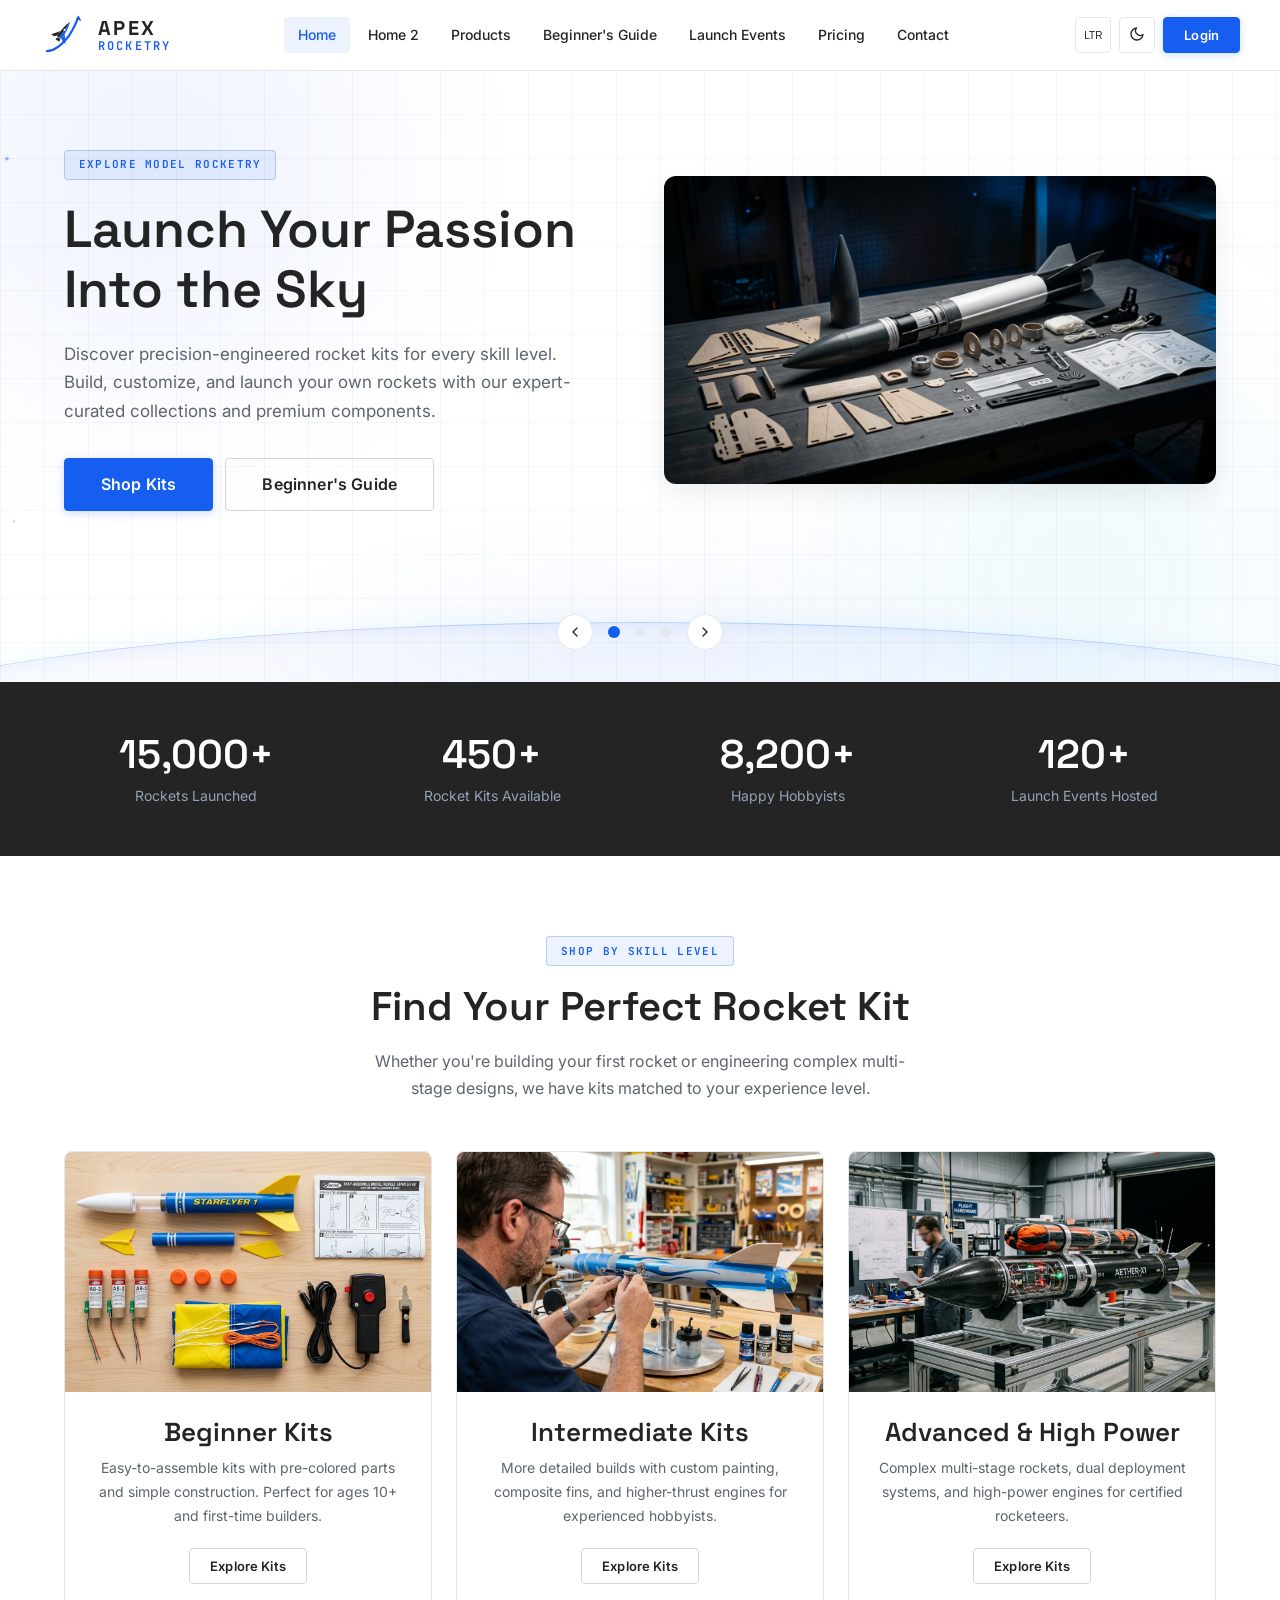
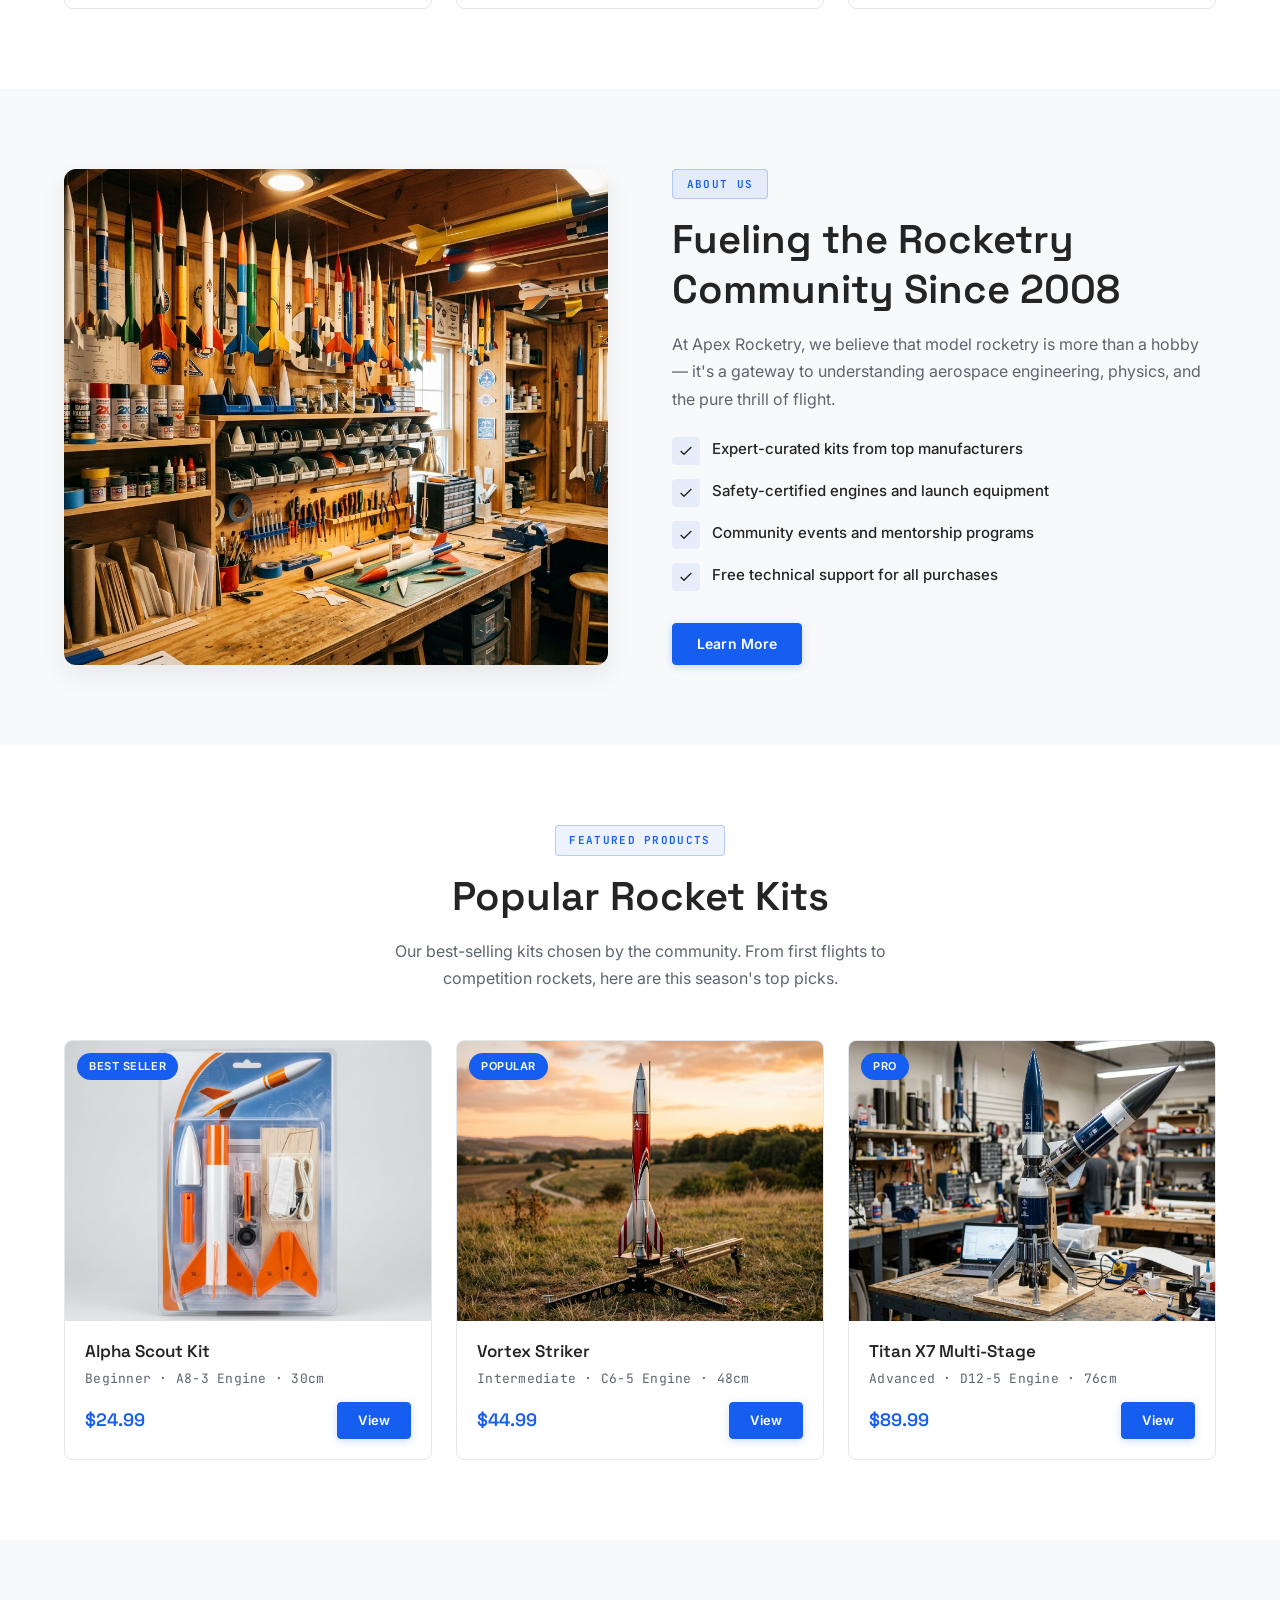
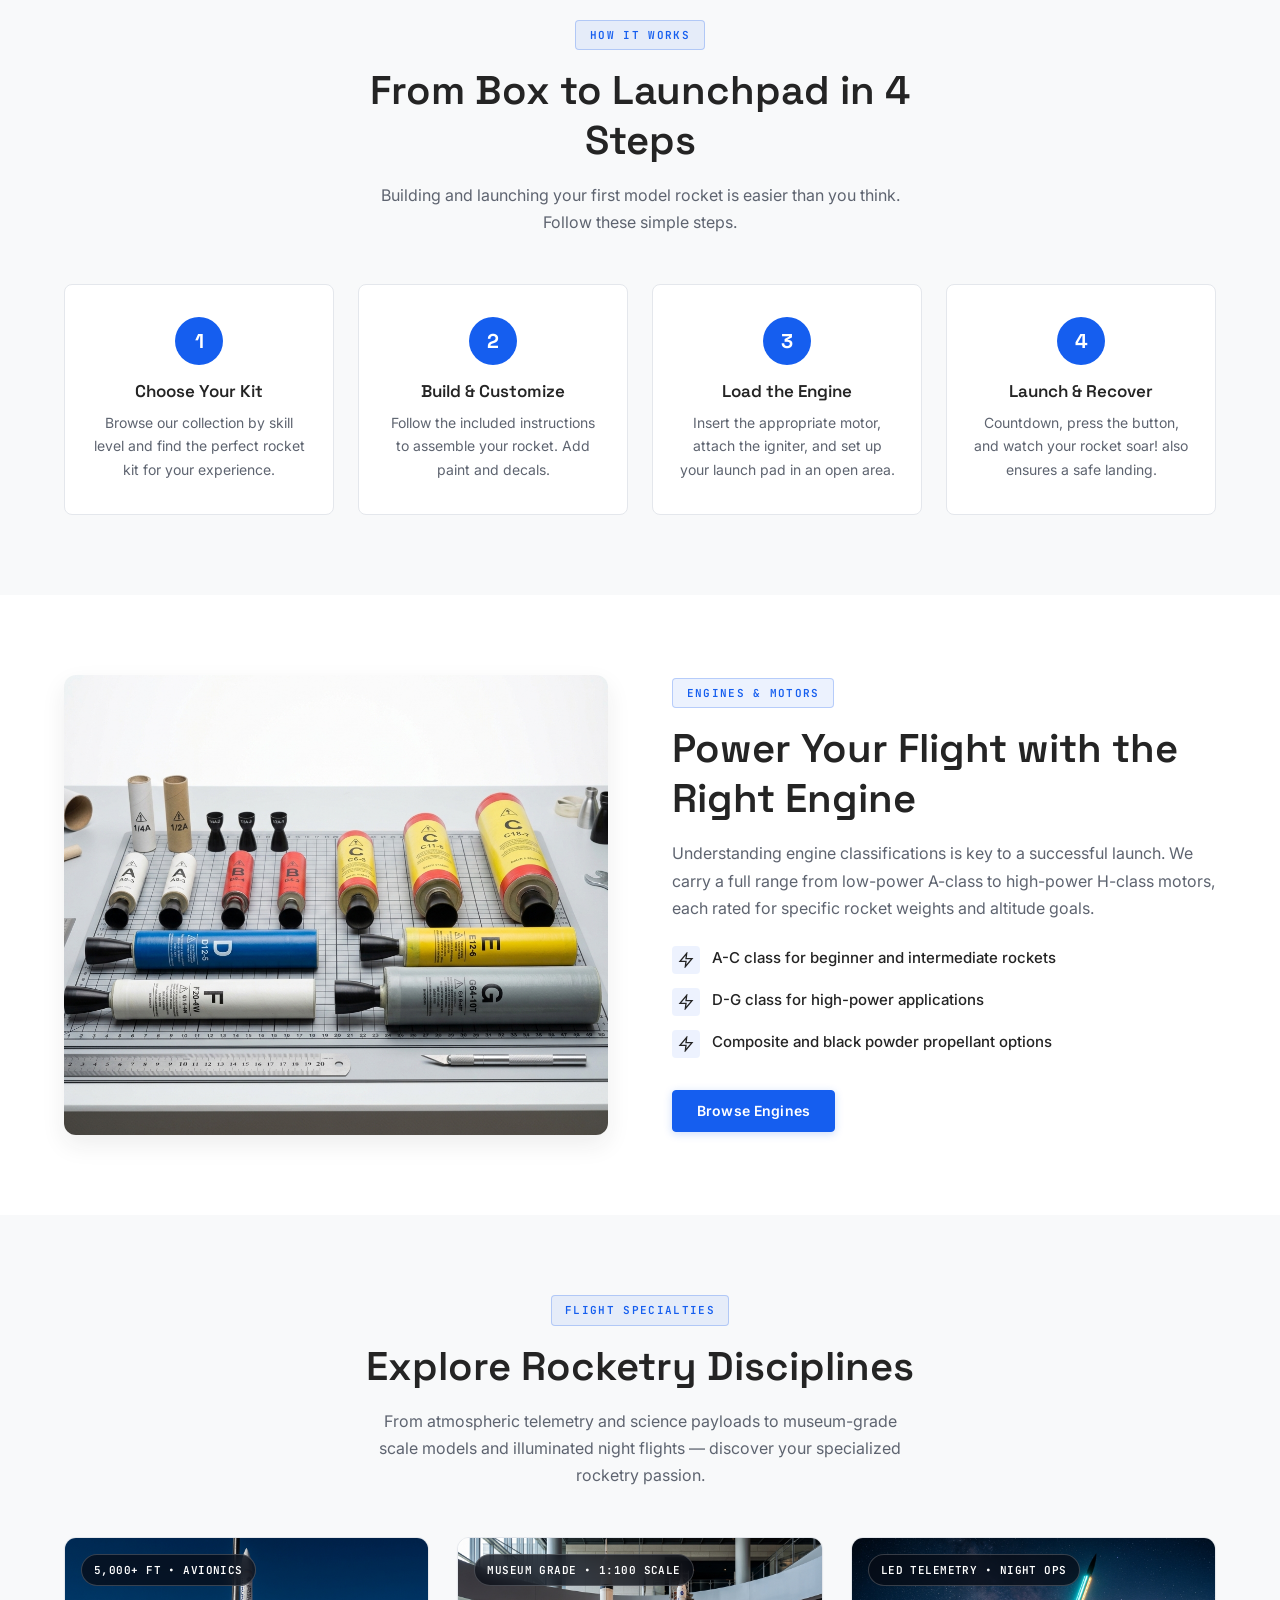
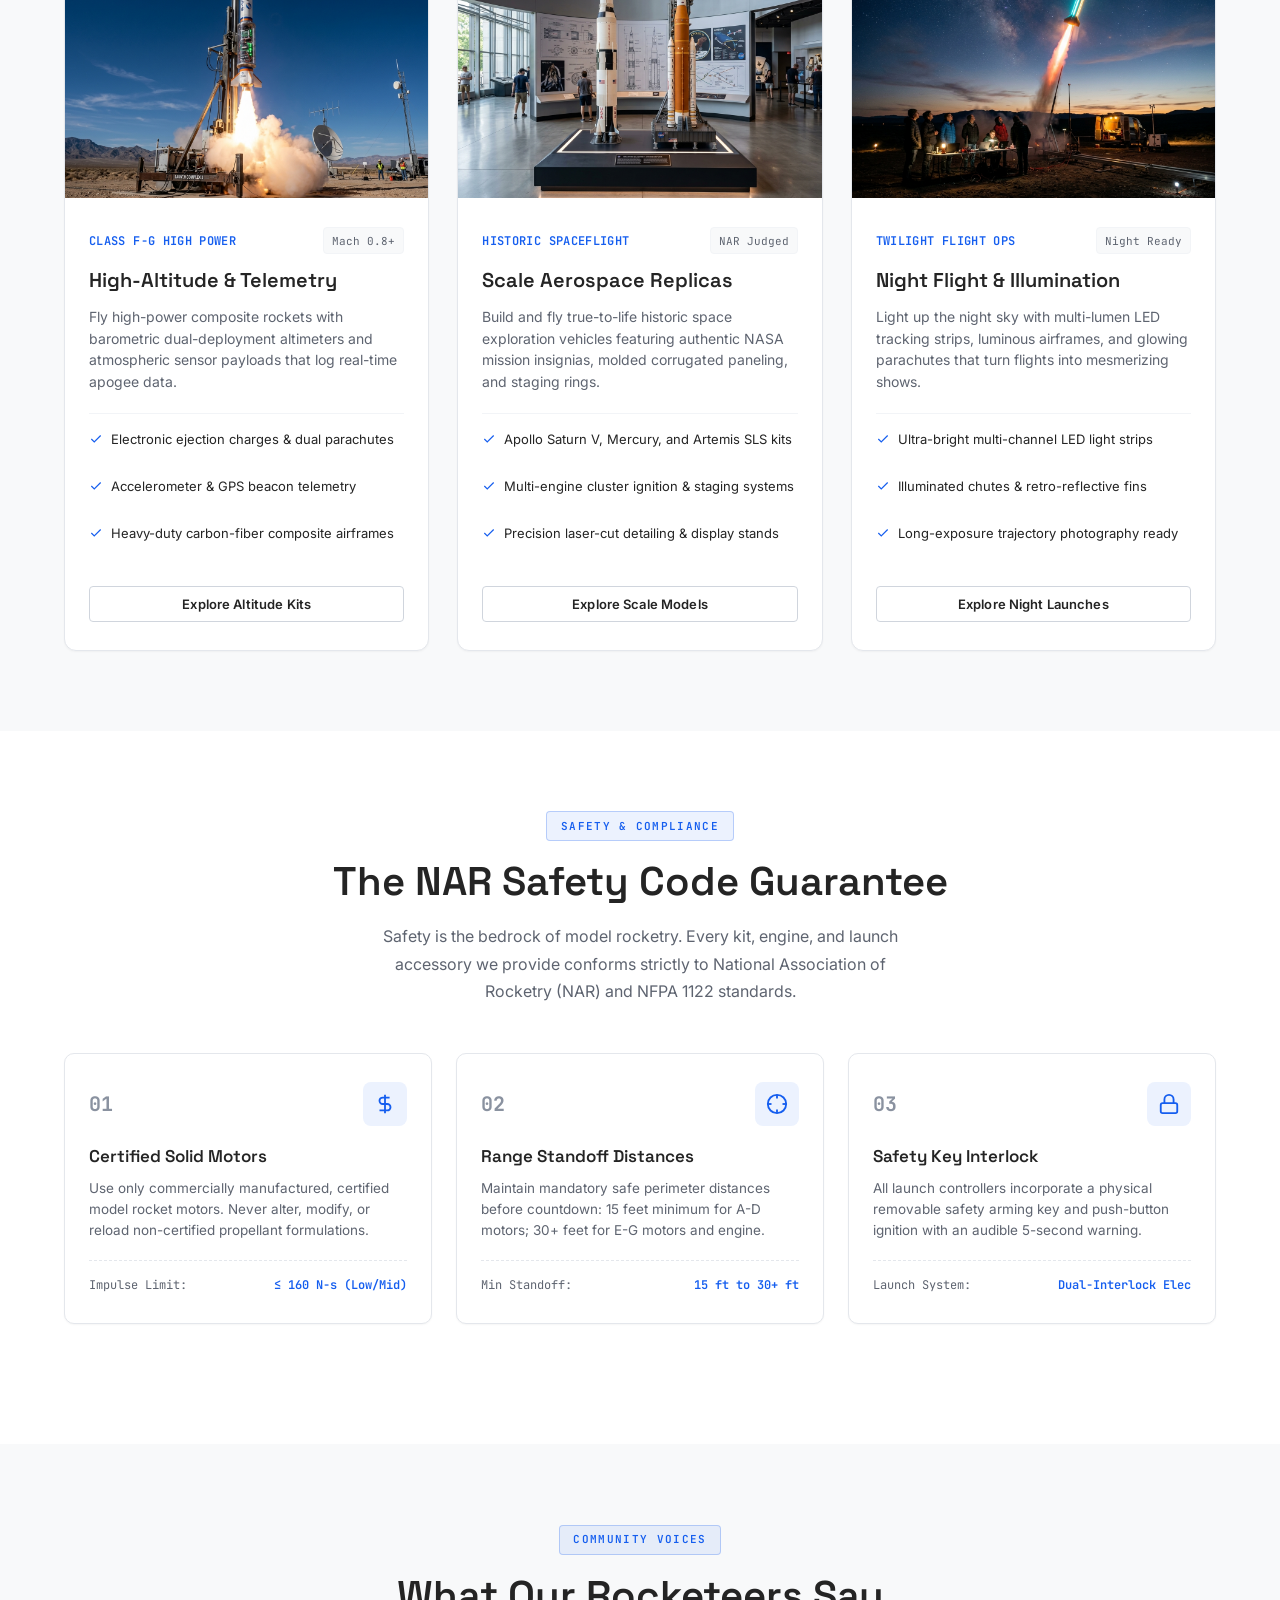
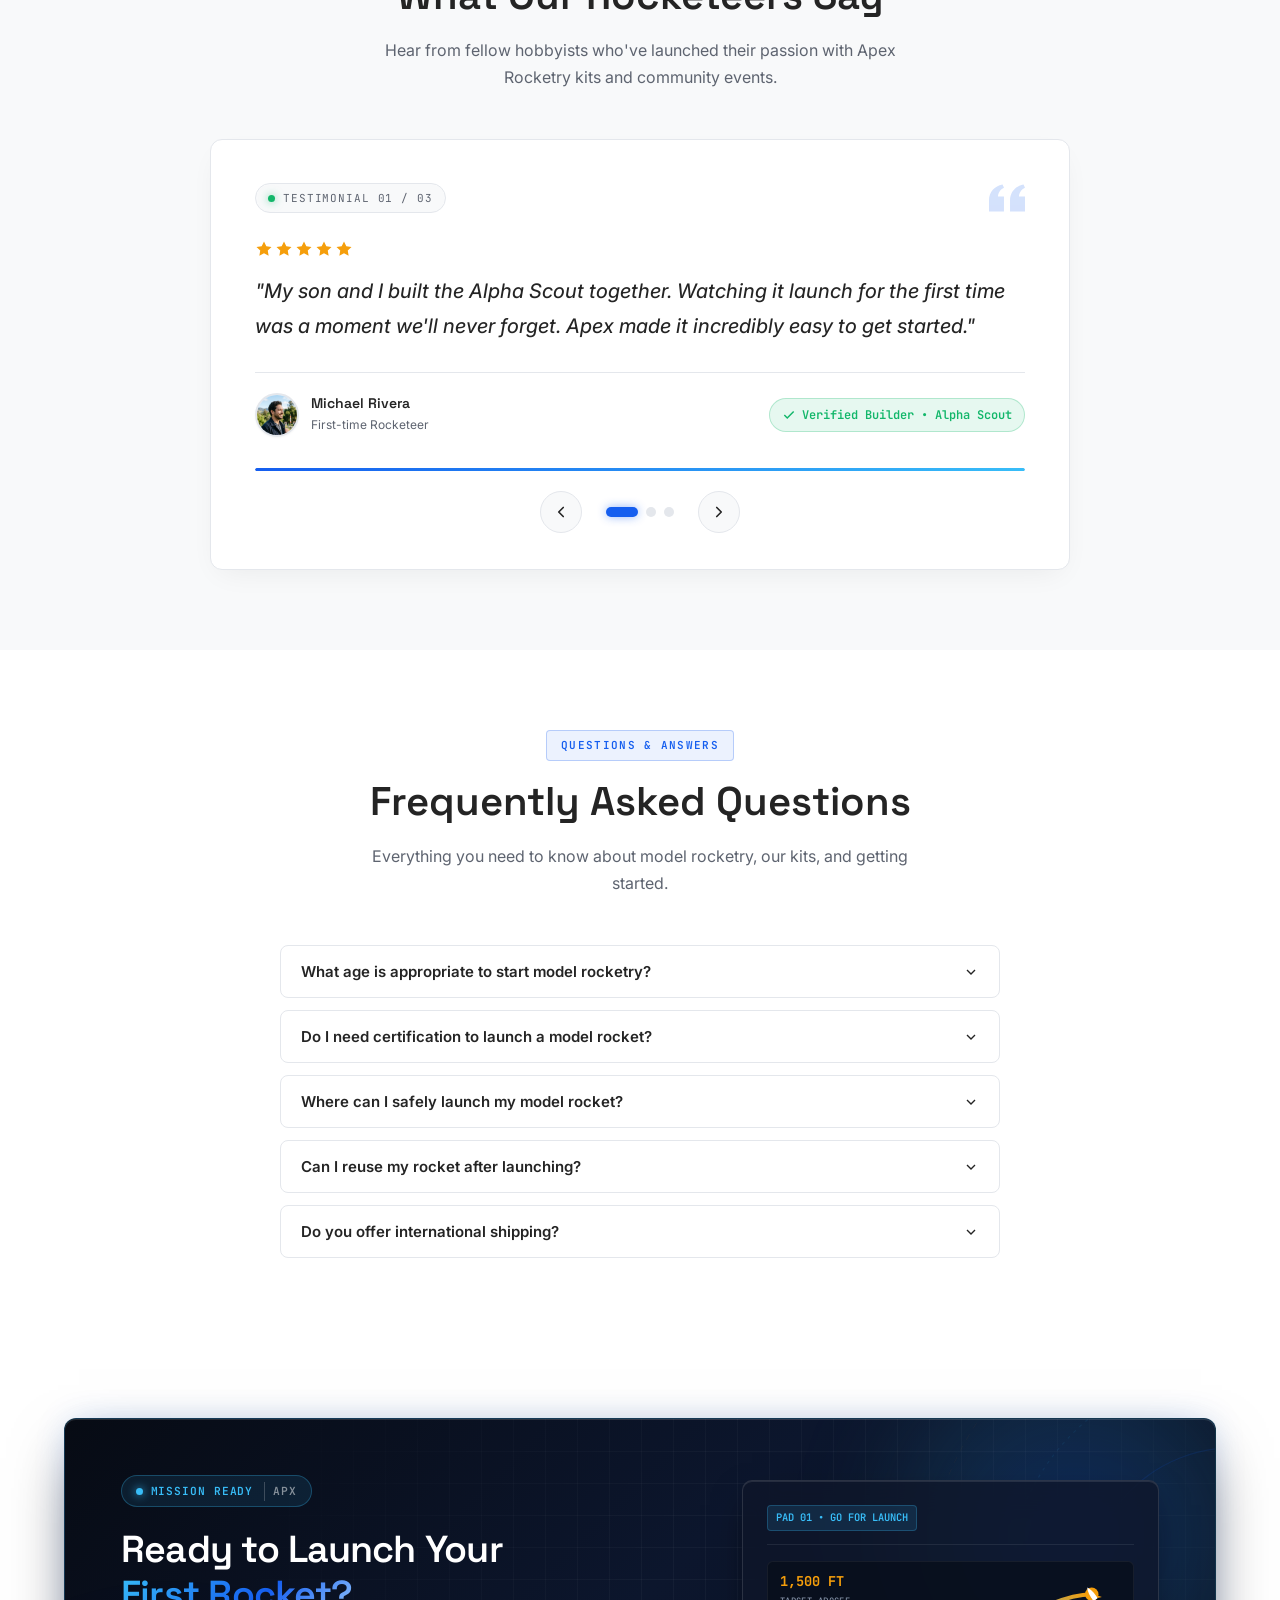
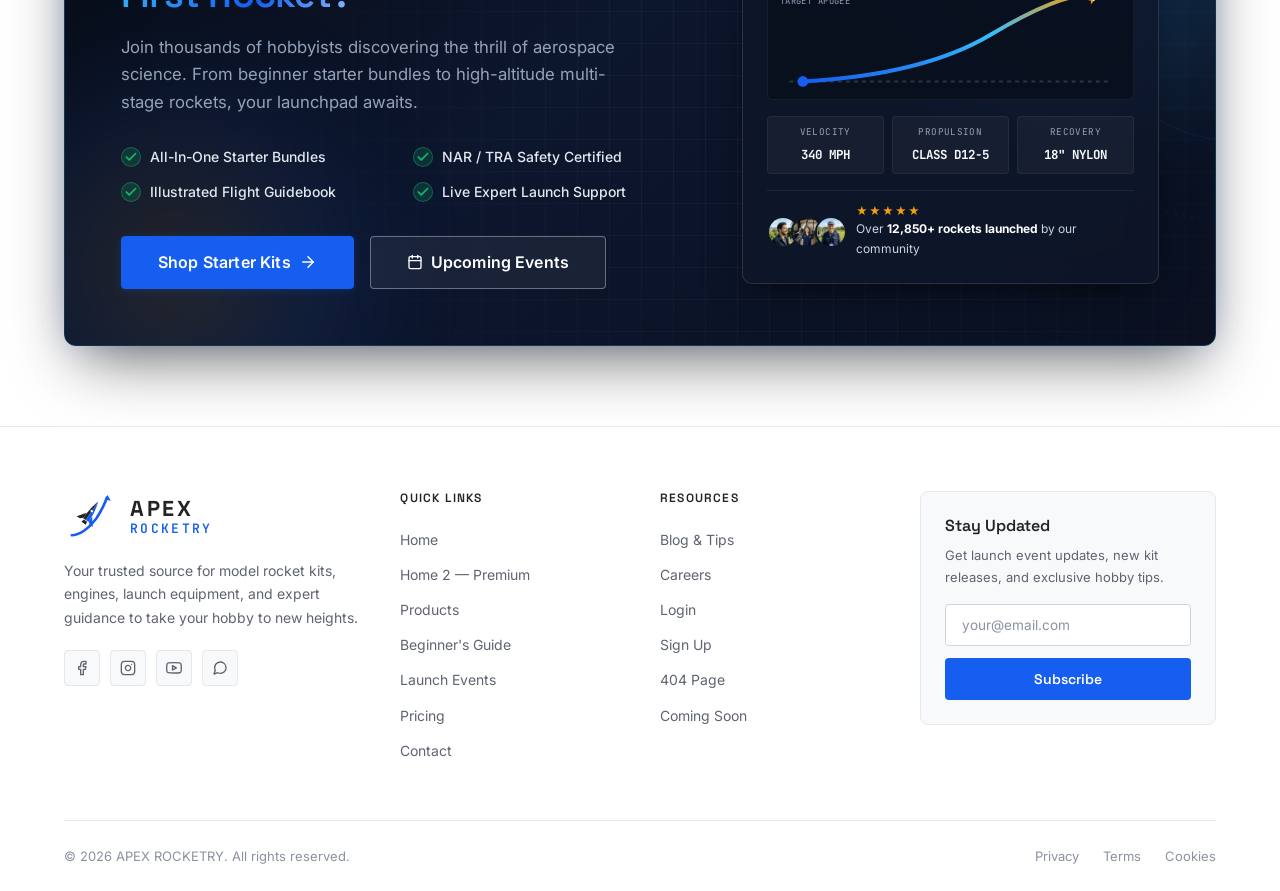
<file: index.html>
<!DOCTYPE html>
<html lang="en">
<head>
    <meta charset="UTF-8">
    <meta name="viewport" content="width=device-width, initial-scale=1.0">
    <meta name="description" content="Apex Rocketry — Premium model rocket kits, engines, and launch equipment. From beginner to expert, explore our curated collections and join the rocketry community.">
    <title>Apex Rocketry | Model Rocket Kits & Hobby Store</title>
    <link rel="icon" href="favicon.svg" type="image/svg+xml">
    <link rel="stylesheet" href="style.css">
    <script src="components.js" defer></script>
</head>
<body>
    <div id="main-nav"></div>

    <!-- ===== HERO SLIDER ===== -->
    <section class="hero-section" id="hero-section">
        <!-- Interactive Aerospace Background Animation (Rerolled: Stratospheric Ascent & Rocket Launch Plume) -->
        <div class="hero-bg-effects" aria-hidden="true">
            <div class="hero-stratosphere-glow hero-glow-left"></div>
            <div class="hero-stratosphere-glow hero-glow-right"></div>
            <div class="hero-thrust-ambient"></div>
            <canvas id="hero-space-canvas" class="hero-space-canvas"></canvas>
            <div class="hero-horizon-arc"></div>
        </div>

        <div class="hero-slides-track" id="hero-slides-track">
            <!-- Slide 1 -->
            <div class="hero-split-slide active">
                <div class="hero-split-inner">
                    <div class="hero-content">
                        <span class="section-label">Explore Model Rocketry</span>
                        <h1>Launch Your Passion Into the Sky</h1>
                        <p>Discover precision-engineered rocket kits for every skill level. Build, customize, and launch your own rockets with our expert-curated collections and premium components.</p>
                        <div class="hero-actions">
                            <a href="products.html" class="btn btn-primary btn-lg">Shop Kits</a>
                            <a href="guide.html" class="btn btn-outline btn-lg">Beginner's Guide</a>
                        </div>
                    </div>
                    <div class="hero-image-wrapper">
                        <img src="assets/images/hero-rocket-kit.jpg" alt="Professional model rocket kit components on workbench">
                    </div>
                </div>
            </div>
            <!-- Slide 2 -->
            <div class="hero-split-slide">
                <div class="hero-split-inner">
                    <div class="hero-content">
                        <span class="section-label">Community Events</span>
                        <h1>Experience the Thrill of Launch Day</h1>
                        <p>Join fellow hobbyists at our organized launch events. Watch your creations soar, share techniques, and compete in altitude challenges across skill categories.</p>
                        <div class="hero-actions">
                            <a href="events.html" class="btn btn-primary btn-lg">View Events</a>
                            <a href="contact.html" class="btn btn-outline btn-lg">Get in Touch</a>
                        </div>
                    </div>
                    <div class="hero-image-wrapper">
                        <img src="assets/images/rocket-launch.jpg" alt="Model rocket launching into blue sky with smoke trail">
                    </div>
                </div>
            </div>
            <!-- Slide 3 -->
            <div class="hero-split-slide">
                <div class="hero-split-inner">
                    <div class="hero-content">
                        <span class="section-label">Start Your Journey</span>
                        <h1>Everything You Need to Get Started</h1>
                        <p>New to rocketry? Our beginner-friendly kits come with step-by-step guides, all necessary components, and expert support to ensure a successful first launch.</p>
                        <div class="hero-actions">
                            <a href="products.html" class="btn btn-primary btn-lg">Starter Kits</a>
                            <a href="guide.html" class="btn btn-outline btn-lg">Learn More</a>
                        </div>
                    </div>
                    <div class="hero-image-wrapper">
                        <img src="assets/images/beginner-kit.jpg" alt="Beginner model rocket kit components laid out on table">
                    </div>
                </div>
            </div>
        </div>
        <!-- Slider Controls -->
        <div class="hero-controls">
            <button class="hero-arrow" id="hero-prev" aria-label="Previous slide">
                <svg xmlns="http://www.w3.org/2000/svg" width="16" height="16" viewBox="0 0 24 24" fill="none" stroke="currentColor" stroke-width="2" stroke-linecap="round" stroke-linejoin="round"><polyline points="15 18 9 12 15 6"/></svg>
            </button>
            <button class="hero-dot active" aria-label="Slide 1"></button>
            <button class="hero-dot" aria-label="Slide 2"></button>
            <button class="hero-dot" aria-label="Slide 3"></button>
            <button class="hero-arrow" id="hero-next" aria-label="Next slide">
                <svg xmlns="http://www.w3.org/2000/svg" width="16" height="16" viewBox="0 0 24 24" fill="none" stroke="currentColor" stroke-width="2" stroke-linecap="round" stroke-linejoin="round"><polyline points="9 18 15 12 9 6"/></svg>
            </button>
        </div>
    </section>

    <!-- ===== STATS BAR ===== -->
    <section class="stats-bar">
        <div class="container">
            <div class="stats-grid">
                <div class="stat-item animate-on-scroll">
                    <h3><span data-count="15000" data-suffix="+">0</span></h3>
                    <p>Rockets Launched</p>
                </div>
                <div class="stat-item animate-on-scroll">
                    <h3><span data-count="450" data-suffix="+">0</span></h3>
                    <p>Rocket Kits Available</p>
                </div>
                <div class="stat-item animate-on-scroll">
                    <h3><span data-count="8200" data-suffix="+">0</span></h3>
                    <p>Happy Hobbyists</p>
                </div>
                <div class="stat-item animate-on-scroll">
                    <h3><span data-count="120" data-suffix="+">0</span></h3>
                    <p>Launch Events Hosted</p>
                </div>
            </div>
        </div>
    </section>

    <!-- ===== CATEGORY CARDS ===== -->
    <section class="section">
        <div class="container">
            <div class="section-header animate-on-scroll">
                <span class="section-label">Shop by Skill Level</span>
                <h2 class="section-title">Find Your Perfect Rocket Kit</h2>
                <p class="section-desc">Whether you're building your first rocket or engineering complex multi-stage designs, we have kits matched to your experience level.</p>
            </div>
            <div class="category-grid">
                <div class="category-card animate-on-scroll">
                    <img src="assets/images/cat-beginner.jpg" alt="Beginner model rocket kit" class="category-card-img">
                    <div class="category-card-body">
                        <h3>Beginner Kits</h3>
                        <p>Easy-to-assemble kits with pre-colored parts and simple construction. Perfect for ages 10+ and first-time builders.</p>
                        <a href="products.html" class="btn btn-outline btn-sm">Explore Kits</a>
                    </div>
                </div>
                <div class="category-card animate-on-scroll">
                    <img src="assets/images/cat-intermediate.jpg" alt="Intermediate model rocket on launch pad" class="category-card-img">
                    <div class="category-card-body">
                        <h3>Intermediate Kits</h3>
                        <p>More detailed builds with custom painting, composite fins, and higher-thrust engines for experienced hobbyists.</p>
                        <a href="products.html" class="btn btn-outline btn-sm">Explore Kits</a>
                    </div>
                </div>
                <div class="category-card animate-on-scroll">
                    <img src="assets/images/cat-advanced.jpg" alt="Advanced multi-stage model rocket in workshop" class="category-card-img">
                    <div class="category-card-body">
                        <h3>Advanced & High Power</h3>
                        <p>Complex multi-stage rockets, dual deployment systems, and high-power engines for certified rocketeers.</p>
                        <a href="products.html" class="btn btn-outline btn-sm">Explore Kits</a>
                    </div>
                </div>
            </div>
        </div>
    </section>

    <!-- ===== ABOUT / SPLIT SECTION ===== -->
    <section class="section" style="background:var(--bg-surface);">
        <div class="container">
            <div class="split-section animate-on-scroll">
                <div class="split-image">
                    <img src="assets/images/workshop-scene.jpg" alt="Model rocketry workshop with rockets and tools">
                </div>
                <div class="split-content">
                    <span class="section-label">About Us</span>
                    <h2>Fueling the Rocketry Community Since 2008</h2>
                    <p>At Apex Rocketry, we believe that model rocketry is more than a hobby — it's a gateway to understanding aerospace engineering, physics, and the pure thrill of flight.</p>
                    <div class="feature-list">
                        <div class="feature-item">
                            <span class="feature-icon"><svg xmlns="http://www.w3.org/2000/svg" width="16" height="16" viewBox="0 0 24 24" fill="none" stroke="currentColor" stroke-width="2"><polyline points="20 6 9 17 4 12"/></svg></span>
                            <span>Expert-curated kits from top manufacturers</span>
                        </div>
                        <div class="feature-item">
                            <span class="feature-icon"><svg xmlns="http://www.w3.org/2000/svg" width="16" height="16" viewBox="0 0 24 24" fill="none" stroke="currentColor" stroke-width="2"><polyline points="20 6 9 17 4 12"/></svg></span>
                            <span>Safety-certified engines and launch equipment</span>
                        </div>
                        <div class="feature-item">
                            <span class="feature-icon"><svg xmlns="http://www.w3.org/2000/svg" width="16" height="16" viewBox="0 0 24 24" fill="none" stroke="currentColor" stroke-width="2"><polyline points="20 6 9 17 4 12"/></svg></span>
                            <span>Community events and mentorship programs</span>
                        </div>
                        <div class="feature-item">
                            <span class="feature-icon"><svg xmlns="http://www.w3.org/2000/svg" width="16" height="16" viewBox="0 0 24 24" fill="none" stroke="currentColor" stroke-width="2"><polyline points="20 6 9 17 4 12"/></svg></span>
                            <span>Free technical support for all purchases</span>
                        </div>
                    </div>
                    <a href="guide.html" class="btn btn-primary">Learn More</a>
                </div>
            </div>
        </div>
    </section>

    <!-- ===== FEATURED PRODUCTS ===== -->
    <section class="section">
        <div class="container">
            <div class="section-header animate-on-scroll">
                <span class="section-label">Featured Products</span>
                <h2 class="section-title">Popular Rocket Kits</h2>
                <p class="section-desc">Our best-selling kits chosen by the community. From first flights to competition rockets, here are this season's top picks.</p>
            </div>
            <div class="products-grid">
                <div class="product-card animate-on-scroll" data-category="beginner">
                    <div class="product-card-img">
                        <img src="assets/images/product-alpha.jpg" alt="Alpha Scout rocket kit">
                        <span class="product-badge">Best Seller</span>
                    </div>
                    <div class="product-card-body">
                        <h4>Alpha Scout Kit</h4>
                        <p class="product-meta">Beginner · A8-3 Engine · 30cm</p>
                        <div class="product-price-row">
                            <span class="product-price">$24.99</span>
                            <a href="products.html" class="btn btn-primary btn-sm">View</a>
                        </div>
                    </div>
                </div>
                <div class="product-card animate-on-scroll" data-category="intermediate">
                    <div class="product-card-img">
                        <img src="assets/images/intermediate-rocket.jpg" alt="Vortex Striker rocket kit">
                        <span class="product-badge">Popular</span>
                    </div>
                    <div class="product-card-body">
                        <h4>Vortex Striker</h4>
                        <p class="product-meta">Intermediate · C6-5 Engine · 48cm</p>
                        <div class="product-price-row">
                            <span class="product-price">$44.99</span>
                            <a href="products.html" class="btn btn-primary btn-sm">View</a>
                        </div>
                    </div>
                </div>
                <div class="product-card animate-on-scroll" data-category="advanced">
                    <div class="product-card-img">
                        <img src="assets/images/advanced-rocket.jpg" alt="Titan X7 rocket kit">
                        <span class="product-badge">Pro</span>
                    </div>
                    <div class="product-card-body">
                        <h4>Titan X7 Multi-Stage</h4>
                        <p class="product-meta">Advanced · D12-5 Engine · 76cm</p>
                        <div class="product-price-row">
                            <span class="product-price">$89.99</span>
                            <a href="products.html" class="btn btn-primary btn-sm">View</a>
                        </div>
                    </div>
                </div>
            </div>
        </div>
    </section>

    <!-- ===== HOW IT WORKS ===== -->
    <section class="section" style="background:var(--bg-surface);">
        <div class="container">
            <div class="section-header animate-on-scroll">
                <span class="section-label">How It Works</span>
                <h2 class="section-title">From Box to Launchpad in 4 Steps</h2>
                <p class="section-desc">Building and launching your first model rocket is easier than you think. Follow these simple steps.</p>
            </div>
            <div class="steps-grid">
                <div class="step-card animate-on-scroll">
                    <div class="step-number">1</div>
                    <h3>Choose Your Kit</h3>
                    <p>Browse our collection by skill level and find the perfect rocket kit for your experience.</p>
                </div>
                <div class="step-card animate-on-scroll">
                    <div class="step-number">2</div>
                    <h3>Build & Customize</h3>
                    <p>Follow the included instructions to assemble your rocket. Add paint and decals.</p>
                </div>
                <div class="step-card animate-on-scroll">
                    <div class="step-number">3</div>
                    <h3>Load the Engine</h3>
                    <p>Insert the appropriate motor, attach the igniter, and set up your launch pad in an open area.</p>
                </div>
                <div class="step-card animate-on-scroll">
                    <div class="step-number">4</div>
                    <h3>Launch & Recover</h3>
                    <p>Countdown, press the button, and watch your rocket soar! also ensures a safe landing.</p>
                </div>
            </div>
        </div>
    </section>

    <!-- ===== ENGINES SPLIT SECTION ===== -->
    <section class="section">
        <div class="container">
            <div class="split-section reverse animate-on-scroll">
                <div class="split-content">
                    <span class="section-label">Engines & Motors</span>
                    <h2>Power Your Flight with the Right Engine</h2>
                    <p>Understanding engine classifications is key to a successful launch. We carry a full range from low-power A-class to high-power H-class motors, each rated for specific rocket weights and altitude goals.</p>
                    <div class="feature-list">
                        <div class="feature-item">
                            <span class="feature-icon"><svg xmlns="http://www.w3.org/2000/svg" width="16" height="16" viewBox="0 0 24 24" fill="none" stroke="currentColor" stroke-width="2"><polygon points="13 2 3 14 12 14 11 22 21 10 12 10 13 2"/></svg></span>
                            <span>A-C class for beginner and intermediate rockets</span>
                        </div>
                        <div class="feature-item">
                            <span class="feature-icon"><svg xmlns="http://www.w3.org/2000/svg" width="16" height="16" viewBox="0 0 24 24" fill="none" stroke="currentColor" stroke-width="2"><polygon points="13 2 3 14 12 14 11 22 21 10 12 10 13 2"/></svg></span>
                            <span>D-G class for high-power applications</span>
                        </div>
                        <div class="feature-item">
                            <span class="feature-icon"><svg xmlns="http://www.w3.org/2000/svg" width="16" height="16" viewBox="0 0 24 24" fill="none" stroke="currentColor" stroke-width="2"><polygon points="13 2 3 14 12 14 11 22 21 10 12 10 13 2"/></svg></span>
                            <span>Composite and black powder propellant options</span>
                        </div>
                    </div>
                    <a href="products.html" class="btn btn-primary">Browse Engines</a>
                </div>
                <div class="split-image">
                    <img src="assets/images/rocket-engines.jpg" alt="Model rocket engines of various sizes and classifications">
                </div>
            </div>
        </div>
    </section>

    <!-- ===== SPECIALIZED DISCIPLINES (3 NEW IMAGES) ===== -->
    <section class="section" id="disciplines-section" style="background:var(--bg-surface);">
        <div class="container">
            <div class="section-header animate-on-scroll">
                <span class="section-label">Flight Specialties</span>
                <h2 class="section-title">Explore Rocketry Disciplines</h2>
                <p class="section-desc">From atmospheric telemetry and science payloads to museum-grade scale models and illuminated night flights — discover your specialized rocketry passion.</p>
            </div>
            <div class="disciplines-grid">
                <div class="discipline-card animate-on-scroll">
                    <div class="discipline-card-media">
                        <img src="assets/images/home-discipline-altitude.jpg" alt="High-altitude science payload model rocket launch with electronic telemetry package">
                        <span class="discipline-badge">5,000+ FT • AVIONICS</span>
                    </div>
                    <div class="discipline-card-body">
                        <div class="discipline-meta">
                            <span class="discipline-tag">Class F-G High Power</span>
                            <span class="discipline-stat">Mach 0.8+</span>
                        </div>
                        <h3>High-Altitude & Telemetry</h3>
                        <p>Fly high-power composite rockets with barometric dual-deployment altimeters and atmospheric sensor payloads that log real-time apogee data.</p>
                        <ul class="discipline-specs">
                            <li><svg xmlns="http://www.w3.org/2000/svg" width="14" height="14" viewBox="0 0 24 24" fill="none" stroke="currentColor" stroke-width="2"><polyline points="20 6 9 17 4 12"/></svg> Electronic ejection charges & dual parachutes</li>
                            <li><svg xmlns="http://www.w3.org/2000/svg" width="14" height="14" viewBox="0 0 24 24" fill="none" stroke="currentColor" stroke-width="2"><polyline points="20 6 9 17 4 12"/></svg> Accelerometer & GPS beacon telemetry</li>
                            <li><svg xmlns="http://www.w3.org/2000/svg" width="14" height="14" viewBox="0 0 24 24" fill="none" stroke="currentColor" stroke-width="2"><polyline points="20 6 9 17 4 12"/></svg> Heavy-duty carbon-fiber composite airframes</li>
                        </ul>
                        <a href="products.html" class="btn btn-outline btn-sm discipline-btn">Explore Altitude Kits</a>
                    </div>
                </div>

                <div class="discipline-card animate-on-scroll">
                    <div class="discipline-card-media">
                        <img src="assets/images/home-discipline-scale.jpg" alt="Museum-grade Saturn V and Artemis SLS scale replica rockets exhibition">
                        <span class="discipline-badge">MUSEUM GRADE • 1:100 SCALE</span>
                    </div>
                    <div class="discipline-card-body">
                        <div class="discipline-meta">
                            <span class="discipline-tag">Historic Spaceflight</span>
                            <span class="discipline-stat">NAR Judged</span>
                        </div>
                        <h3>Scale Aerospace Replicas</h3>
                        <p>Build and fly true-to-life historic space exploration vehicles featuring authentic NASA mission insignias, molded corrugated paneling, and staging rings.</p>
                        <ul class="discipline-specs">
                            <li><svg xmlns="http://www.w3.org/2000/svg" width="14" height="14" viewBox="0 0 24 24" fill="none" stroke="currentColor" stroke-width="2"><polyline points="20 6 9 17 4 12"/></svg> Apollo Saturn V, Mercury, and Artemis SLS kits</li>
                            <li><svg xmlns="http://www.w3.org/2000/svg" width="14" height="14" viewBox="0 0 24 24" fill="none" stroke="currentColor" stroke-width="2"><polyline points="20 6 9 17 4 12"/></svg> Multi-engine cluster ignition & staging systems</li>
                            <li><svg xmlns="http://www.w3.org/2000/svg" width="14" height="14" viewBox="0 0 24 24" fill="none" stroke="currentColor" stroke-width="2"><polyline points="20 6 9 17 4 12"/></svg> Precision laser-cut detailing & display stands</li>
                        </ul>
                        <a href="products.html" class="btn btn-outline btn-sm discipline-btn">Explore Scale Models</a>
                    </div>
                </div>

                <div class="discipline-card animate-on-scroll">
                    <div class="discipline-card-media">
                        <img src="assets/images/home-discipline-nightflight.jpg" alt="Twilight evening model rocket night launch with luminous LED trajectory arc">
                        <span class="discipline-badge">LED TELEMETRY • NIGHT OPS</span>
                    </div>
                    <div class="discipline-card-body">
                        <div class="discipline-meta">
                            <span class="discipline-tag">Twilight Flight Ops</span>
                            <span class="discipline-stat">Night Ready</span>
                        </div>
                        <h3>Night Flight & Illumination</h3>
                        <p>Light up the night sky with multi-lumen LED tracking strips, luminous airframes, and glowing parachutes that turn flights into mesmerizing shows.</p>
                        <ul class="discipline-specs">
                            <li><svg xmlns="http://www.w3.org/2000/svg" width="14" height="14" viewBox="0 0 24 24" fill="none" stroke="currentColor" stroke-width="2"><polyline points="20 6 9 17 4 12"/></svg> Ultra-bright multi-channel LED light strips</li>
                            <li><svg xmlns="http://www.w3.org/2000/svg" width="14" height="14" viewBox="0 0 24 24" fill="none" stroke="currentColor" stroke-width="2"><polyline points="20 6 9 17 4 12"/></svg> Illuminated chutes & retro-reflective fins</li>
                            <li><svg xmlns="http://www.w3.org/2000/svg" width="14" height="14" viewBox="0 0 24 24" fill="none" stroke="currentColor" stroke-width="2"><polyline points="20 6 9 17 4 12"/></svg> Long-exposure trajectory photography ready</li>
                        </ul>
                        <a href="events.html" class="btn btn-outline btn-sm discipline-btn">Explore Night Launches</a>
                    </div>
                </div>
            </div>
        </div>
    </section>

    <!-- ===== SAFETY & PROTOCOLS (NO IMAGES) ===== -->
    <section class="section" id="safety-protocol-section">
        <div class="container">
            <div class="section-header animate-on-scroll">
                <span class="section-label">Safety & Compliance</span>
                <h2 class="section-title">The NAR Safety Code Guarantee</h2>
                <p class="section-desc">Safety is the bedrock of model rocketry. Every kit, engine, and launch accessory we provide conforms strictly to National Association of Rocketry (NAR) and NFPA 1122 standards.</p>
            </div>

            <!-- Safety Standards 3-Card Grid -->
            <div class="safety-grid">
                <div class="safety-card animate-on-scroll">
                    <div class="safety-card-header">
                        <span class="safety-step-num">01</span>
                        <div class="safety-card-icon">
                            <svg xmlns="http://www.w3.org/2000/svg" width="22" height="22" viewBox="0 0 24 24" fill="none" stroke="currentColor" stroke-width="2"><path d="M12 2v20M17 5H9.5a3.5 3.5 0 0 0 0 7h5a3.5 3.5 0 0 1 0 7H6"/></svg>
                        </div>
                    </div>
                    <h4>Certified Solid Motors</h4>
                    <p>Use only commercially manufactured, certified model rocket motors. Never alter, modify, or reload non-certified propellant formulations.</p>
                    <div class="safety-metric">
                        <span class="safety-metric-label">Impulse Limit:</span>
                        <span class="safety-metric-val">&le; 160 N-s (Low/Mid)</span>
                    </div>
                </div>

                <div class="safety-card animate-on-scroll">
                    <div class="safety-card-header">
                        <span class="safety-step-num">02</span>
                        <div class="safety-card-icon">
                            <svg xmlns="http://www.w3.org/2000/svg" width="22" height="22" viewBox="0 0 24 24" fill="none" stroke="currentColor" stroke-width="2"><circle cx="12" cy="12" r="10"/><line x1="22" y1="12" x2="18" y2="12"/><line x1="6" y1="12" x2="2" y2="12"/><line x1="12" y1="6" x2="12" y2="2"/><line x1="12" y1="22" x2="12" y2="18"/></svg>
                        </div>
                    </div>
                    <h4>Range Standoff Distances</h4>
                    <p>Maintain mandatory safe perimeter distances before countdown: 15 feet minimum for A-D motors; 30+ feet for E-G motors and engine.</p>
                    <div class="safety-metric">
                        <span class="safety-metric-label">Min Standoff:</span>
                        <span class="safety-metric-val">15 ft to 30+ ft</span>
                    </div>
                </div>

                <div class="safety-card animate-on-scroll">
                    <div class="safety-card-header">
                        <span class="safety-step-num">03</span>
                        <div class="safety-card-icon">
                            <svg xmlns="http://www.w3.org/2000/svg" width="22" height="22" viewBox="0 0 24 24" fill="none" stroke="currentColor" stroke-width="2"><rect x="3" y="11" width="18" height="11" rx="2" ry="2"/><path d="M7 11V7a5 5 0 0 1 10 0v4"/></svg>
                        </div>
                    </div>
                    <h4>Safety Key Interlock</h4>
                    <p>All launch controllers incorporate a physical removable safety arming key and push-button ignition with an audible 5-second warning.</p>
                    <div class="safety-metric">
                        <span class="safety-metric-label">Launch System:</span>
                        <span class="safety-metric-val">Dual-Interlock Elec</span>
                    </div>
                </div>
            </div>
        </div>
    </section>

    <!-- ===== TESTIMONIALS ===== -->
    <section class="section" style="background:var(--bg-surface);">
        <div class="container">
            <div class="section-header animate-on-scroll">
                <span class="section-label">Community Voices</span>
                <h2 class="section-title">What Our Rocketeers Say</h2>
                <p class="section-desc">Hear from fellow hobbyists who've launched their passion with Apex Rocketry kits and community events.</p>
            </div>
            <!-- Customer Testimonials 3-Slide Carousel (5-Second Auto-Switch) -->
            <div class="testimonials-slider-wrapper animate-on-scroll" id="testimonials-slider-wrapper">
                <div class="testimonials-slider-card">
                    <!-- Top telemetry indicator & decorative watermark -->
                    <div class="testimonial-card-header">
                        <div class="testimonial-telemetry">
                            <span class="testimonial-telemetry-dot"></span>
                            <span class="testimonial-telemetry-text" id="testimonial-counter">TESTIMONIAL 01 / 03</span>
                        </div>
                        <div class="testimonial-quote-badge" aria-hidden="true">
                            <svg xmlns="http://www.w3.org/2000/svg" width="36" height="36" viewBox="0 0 24 24" fill="currentColor">
                                <path d="M14.017 21v-7.391c0-5.704 3.731-9.57 8.983-10.609l.995 2.151c-2.432.917-3.995 3.638-3.995 5.849h4v10h-9.983zm-14.017 0v-7.391c0-5.704 3.748-9.57 9-10.609l.996 2.151c-2.433.917-3.996 3.638-3.996 5.849h3.983v10h-9.983z"/>
                            </svg>
                        </div>
                    </div>

                    <!-- Slide Track containing 3 customer testimonial slides -->
                    <div class="testimonials-slides-deck" id="testimonials-slides-deck">
                        <!-- Slide 1: Michael Rivera -->
                        <div class="testimonial-slide active" data-index="0" id="testimonial-slide-0" aria-hidden="false">
                            <div class="testimonial-stars">
                                <svg xmlns="http://www.w3.org/2000/svg" width="18" height="18" viewBox="0 0 24 24" fill="currentColor"><polygon points="12 2 15.09 8.26 22 9.27 17 14.14 18.18 21.02 12 17.77 5.82 21.02 7 14.14 2 9.27 8.91 8.26 12 2"/></svg>
                                <svg xmlns="http://www.w3.org/2000/svg" width="18" height="18" viewBox="0 0 24 24" fill="currentColor"><polygon points="12 2 15.09 8.26 22 9.27 17 14.14 18.18 21.02 12 17.77 5.82 21.02 7 14.14 2 9.27 8.91 8.26 12 2"/></svg>
                                <svg xmlns="http://www.w3.org/2000/svg" width="18" height="18" viewBox="0 0 24 24" fill="currentColor"><polygon points="12 2 15.09 8.26 22 9.27 17 14.14 18.18 21.02 12 17.77 5.82 21.02 7 14.14 2 9.27 8.91 8.26 12 2"/></svg>
                                <svg xmlns="http://www.w3.org/2000/svg" width="18" height="18" viewBox="0 0 24 24" fill="currentColor"><polygon points="12 2 15.09 8.26 22 9.27 17 14.14 18.18 21.02 12 17.77 5.82 21.02 7 14.14 2 9.27 8.91 8.26 12 2"/></svg>
                                <svg xmlns="http://www.w3.org/2000/svg" width="18" height="18" viewBox="0 0 24 24" fill="currentColor"><polygon points="12 2 15.09 8.26 22 9.27 17 14.14 18.18 21.02 12 17.77 5.82 21.02 7 14.14 2 9.27 8.91 8.26 12 2"/></svg>
                            </div>
                            <blockquote class="testimonial-quote-text">
                                "My son and I built the Alpha Scout together. Watching it launch for the first time was a moment we'll never forget. Apex made it incredibly easy to get started."
                            </blockquote>
                            <div class="testimonial-author-row">
                                <div class="testimonial-author">
                                    <div class="testimonial-avatar">
                                        <img src="assets/images/testimonial-michael.jpg" alt="Michael Rivera" width="56" height="56">
                                    </div>
                                    <div class="testimonial-info">
                                        <h4>Michael Rivera</h4>
                                        <p>First-time Rocketeer</p>
                                    </div>
                                </div>
                                <div class="testimonial-verified-badge">
                                    <svg xmlns="http://www.w3.org/2000/svg" width="14" height="14" viewBox="0 0 24 24" fill="none" stroke="currentColor" stroke-width="2.5"><polyline points="20 6 9 17 4 12"/></svg>
                                    <span>Verified Builder • Alpha Scout</span>
                                </div>
                            </div>
                        </div>

                        <!-- Slide 2: Sarah Kim -->
                        <div class="testimonial-slide" data-index="1" id="testimonial-slide-1" aria-hidden="true">
                            <div class="testimonial-stars">
                                <svg xmlns="http://www.w3.org/2000/svg" width="18" height="18" viewBox="0 0 24 24" fill="currentColor"><polygon points="12 2 15.09 8.26 22 9.27 17 14.14 18.18 21.02 12 17.77 5.82 21.02 7 14.14 2 9.27 8.91 8.26 12 2"/></svg>
                                <svg xmlns="http://www.w3.org/2000/svg" width="18" height="18" viewBox="0 0 24 24" fill="currentColor"><polygon points="12 2 15.09 8.26 22 9.27 17 14.14 18.18 21.02 12 17.77 5.82 21.02 7 14.14 2 9.27 8.91 8.26 12 2"/></svg>
                                <svg xmlns="http://www.w3.org/2000/svg" width="18" height="18" viewBox="0 0 24 24" fill="currentColor"><polygon points="12 2 15.09 8.26 22 9.27 17 14.14 18.18 21.02 12 17.77 5.82 21.02 7 14.14 2 9.27 8.91 8.26 12 2"/></svg>
                                <svg xmlns="http://www.w3.org/2000/svg" width="18" height="18" viewBox="0 0 24 24" fill="currentColor"><polygon points="12 2 15.09 8.26 22 9.27 17 14.14 18.18 21.02 12 17.77 5.82 21.02 7 14.14 2 9.27 8.91 8.26 12 2"/></svg>
                                <svg xmlns="http://www.w3.org/2000/svg" width="18" height="18" viewBox="0 0 24 24" fill="currentColor"><polygon points="12 2 15.09 8.26 22 9.27 17 14.14 18.18 21.02 12 17.77 5.82 21.02 7 14.14 2 9.27 8.91 8.26 12 2"/></svg>
                            </div>
                            <blockquote class="testimonial-quote-text">
                                "The Titan X7 multi-stage kit was an incredible engineering challenge. Apex's technical support helped me optimize my staging timing. Reached 1,200 feet!"
                            </blockquote>
                            <div class="testimonial-author-row">
                                <div class="testimonial-author">
                                    <div class="testimonial-avatar">
                                        <img src="assets/images/testimonial-sarah.jpg" alt="Sarah Kim" width="56" height="56">
                                    </div>
                                    <div class="testimonial-info">
                                        <h4>Sarah Kim</h4>
                                        <p>Certified L2 Rocketeer</p>
                                    </div>
                                </div>
                                <div class="testimonial-verified-badge">
                                    <svg xmlns="http://www.w3.org/2000/svg" width="14" height="14" viewBox="0 0 24 24" fill="none" stroke="currentColor" stroke-width="2.5"><polyline points="20 6 9 17 4 12"/></svg>
                                    <span>Certified L2 • 1,200ft Altitude</span>
                                </div>
                            </div>
                        </div>

                        <!-- Slide 3: David Johnson -->
                        <div class="testimonial-slide" data-index="2" id="testimonial-slide-2" aria-hidden="true">
                            <div class="testimonial-stars">
                                <svg xmlns="http://www.w3.org/2000/svg" width="18" height="18" viewBox="0 0 24 24" fill="currentColor"><polygon points="12 2 15.09 8.26 22 9.27 17 14.14 18.18 21.02 12 17.77 5.82 21.02 7 14.14 2 9.27 8.91 8.26 12 2"/></svg>
                                <svg xmlns="http://www.w3.org/2000/svg" width="18" height="18" viewBox="0 0 24 24" fill="currentColor"><polygon points="12 2 15.09 8.26 22 9.27 17 14.14 18.18 21.02 12 17.77 5.82 21.02 7 14.14 2 9.27 8.91 8.26 12 2"/></svg>
                                <svg xmlns="http://www.w3.org/2000/svg" width="18" height="18" viewBox="0 0 24 24" fill="currentColor"><polygon points="12 2 15.09 8.26 22 9.27 17 14.14 18.18 21.02 12 17.77 5.82 21.02 7 14.14 2 9.27 8.91 8.26 12 2"/></svg>
                                <svg xmlns="http://www.w3.org/2000/svg" width="18" height="18" viewBox="0 0 24 24" fill="currentColor"><polygon points="12 2 15.09 8.26 22 9.27 17 14.14 18.18 21.02 12 17.77 5.82 21.02 7 14.14 2 9.27 8.91 8.26 12 2"/></svg>
                                <svg xmlns="http://www.w3.org/2000/svg" width="18" height="18" viewBox="0 0 24 24" fill="currentColor"><polygon points="12 2 15.09 8.26 22 9.27 17 14.14 18.18 21.02 12 17.77 5.82 21.02 7 14.14 2 9.27 8.91 8.26 12 2"/></svg>
                            </div>
                            <blockquote class="testimonial-quote-text">
                                "The launch events are the best part. Meeting fellow hobbyists, comparing builds, and watching dozens of rockets fly — it's an incredible community."
                            </blockquote>
                            <div class="testimonial-author-row">
                                <div class="testimonial-author">
                                    <div class="testimonial-avatar">
                                        <img src="assets/images/testimonial-david.jpg" alt="David Johnson" width="56" height="56">
                                    </div>
                                    <div class="testimonial-info">
                                        <h4>David Johnson</h4>
                                        <p>Club Member, 5 Years</p>
                                    </div>
                                </div>
                                <div class="testimonial-verified-badge">
                                    <svg xmlns="http://www.w3.org/2000/svg" width="14" height="14" viewBox="0 0 24 24" fill="none" stroke="currentColor" stroke-width="2.5"><polyline points="20 6 9 17 4 12"/></svg>
                                    <span>Club Veteran • 5 Years Active</span>
                                </div>
                            </div>
                        </div>
                    </div>

                    <!-- Progress bar line indicating the 5-second timer cycle -->
                    <div class="testimonial-progress-wrapper" title="5 second auto-switch countdown">
                        <div class="testimonial-progress-fill" id="testimonial-progress-fill"></div>
                    </div>

                    <!-- Controls: Prev, Dots, Next -->
                    <div class="testimonial-controls-bar">
                        <button class="testimonial-nav-btn prev" id="testimonial-prev" aria-label="Previous testimonial" type="button">
                            <svg xmlns="http://www.w3.org/2000/svg" width="18" height="18" viewBox="0 0 24 24" fill="none" stroke="currentColor" stroke-width="2.2" stroke-linecap="round" stroke-linejoin="round"><polyline points="15 18 9 12 15 6"/></svg>
                        </button>
                        <div class="testimonial-dots-group" id="testimonial-dots" role="tablist" aria-label="Testimonial slides">
                            <button class="testimonial-dot active" data-index="0" role="tab" aria-selected="true" aria-label="Slide 1 of 3" type="button"></button>
                            <button class="testimonial-dot" data-index="1" role="tab" aria-selected="false" aria-label="Slide 2 of 3" type="button"></button>
                            <button class="testimonial-dot" data-index="2" role="tab" aria-selected="false" aria-label="Slide 3 of 3" type="button"></button>
                        </div>
                        <button class="testimonial-nav-btn next" id="testimonial-next" aria-label="Next testimonial" type="button">
                            <svg xmlns="http://www.w3.org/2000/svg" width="18" height="18" viewBox="0 0 24 24" fill="none" stroke="currentColor" stroke-width="2.2" stroke-linecap="round" stroke-linejoin="round"><polyline points="9 18 15 12 9 6"/></svg>
                        </button>
                    </div>
                </div>
            </div>
        </div>
    </section>

    <!-- ===== FAQ ===== -->
    <section class="section">
        <div class="container">
            <div class="section-header animate-on-scroll">
                <span class="section-label">Questions & Answers</span>
                <h2 class="section-title">Frequently Asked Questions</h2>
                <p class="section-desc">Everything you need to know about model rocketry, our kits, and getting started.</p>
            </div>
            <div class="faq-list">
                <div class="faq-item animate-on-scroll">
                    <button class="faq-trigger" onclick="toggleFAQ(this)">
                        What age is appropriate to start model rocketry?
                        <svg xmlns="http://www.w3.org/2000/svg" width="16" height="16" viewBox="0 0 24 24" fill="none" stroke="currentColor" stroke-width="2"><polyline points="6 9 12 15 18 9"/></svg>
                    </button>
                    <div class="faq-answer"><p>Model rocketry is suitable for ages 10 and up with adult supervision. Our beginner kits are designed specifically for young builders, with simple snap-together construction and low-power engines that are safe and easy to use.</p></div>
                </div>
                <div class="faq-item animate-on-scroll">
                    <button class="faq-trigger" onclick="toggleFAQ(this)">
                        Do I need certification to launch a model rocket?
                        <svg xmlns="http://www.w3.org/2000/svg" width="16" height="16" viewBox="0 0 24 24" fill="none" stroke="currentColor" stroke-width="2"><polyline points="6 9 12 15 18 9"/></svg>
                    </button>
                    <div class="faq-answer"><p>Low-power rockets (A-D class engines) do not require certification. However, for high-power rockets (E class and above), you'll need certification through organizations like NAR or TRA. We can help guide you through the certification process.</p></div>
                </div>
                <div class="faq-item animate-on-scroll">
                    <button class="faq-trigger" onclick="toggleFAQ(this)">
                        Where can I safely launch my model rocket?
                        <svg xmlns="http://www.w3.org/2000/svg" width="16" height="16" viewBox="0 0 24 24" fill="none" stroke="currentColor" stroke-width="2"><polyline points="6 9 12 15 18 9"/></svg>
                    </button>
                    <div class="faq-answer"><p>Model rockets should be launched in open fields away from buildings, trees, and power lines. Public parks (with permission), sports fields, and designated launch sites are ideal. Check local regulations and join our community events for organized, safe launches.</p></div>
                </div>
                <div class="faq-item animate-on-scroll">
                    <button class="faq-trigger" onclick="toggleFAQ(this)">
                        Can I reuse my rocket after launching?
                        <svg xmlns="http://www.w3.org/2000/svg" width="16" height="16" viewBox="0 0 24 24" fill="none" stroke="currentColor" stroke-width="2"><polyline points="6 9 12 15 18 9"/></svg>
                    </button>
                    <div class="faq-answer"><p>Absolutely! Most model rockets are designed for multiple flights. The recovery system (parachute or streamer) brings the rocket safely back to the ground. Simply replace the engine, repack the recovery system, and you're ready for another launch.</p></div>
                </div>
                <div class="faq-item animate-on-scroll">
                    <button class="faq-trigger" onclick="toggleFAQ(this)">
                        Do you offer international shipping?
                        <svg xmlns="http://www.w3.org/2000/svg" width="16" height="16" viewBox="0 0 24 24" fill="none" stroke="currentColor" stroke-width="2"><polyline points="6 9 12 15 18 9"/></svg>
                    </button>
                    <div class="faq-answer"><p>Yes, we ship to most countries worldwide. However, please note that rocket engines (motors) may have shipping restrictions to certain regions due to their classification. Contact us for specifics about your location.</p></div>
                </div>
            </div>
        </div>
    </section>

    <!-- ===== CTA BANNER ===== -->
    <section class="section cta-section-wrap">
        <div class="container">
            <div class="cta-banner animate-on-scroll">
                <!-- Background Aerospace Atmosphere & Grid -->
                <div class="cta-bg-fx" aria-hidden="true">
                    <div class="cta-glow cta-glow-top"></div>
                    <div class="cta-glow cta-glow-bottom"></div>
                    <div class="cta-grid-lines"></div>
                    <svg class="cta-orbital-arcs" viewBox="0 0 800 400" fill="none" xmlns="http://www.w3.org/2000/svg">
                        <circle cx="700" cy="200" r="280" stroke="rgba(56, 189, 248, 0.12)" stroke-width="1.5" stroke-dasharray="4 6"/>
                        <circle cx="700" cy="200" r="180" stroke="rgba(21, 94, 239, 0.2)" stroke-width="1.5"/>
                        <circle cx="700" cy="200" r="380" stroke="rgba(245, 158, 11, 0.08)" stroke-width="1" stroke-dasharray="8 8"/>
                    </svg>
                </div>

                <div class="cta-content-grid">
                    <!-- Left: Content & Action -->
                    <div class="cta-main">
                        <div class="cta-badge">
                            <span class="cta-badge-beacon"></span>
                            <span class="cta-badge-text">MISSION READY </span>
                            <span class="cta-badge-code">APX</span>
                        </div>
                        <h2>Ready to Launch Your <span class="cta-title-highlight">First Rocket?</span></h2>
                        <p>Join thousands of hobbyists discovering the thrill of aerospace science. From beginner starter bundles to high-altitude multi-stage rockets, your launchpad awaits.</p>
                        
                        <!-- Value Perks -->
                        <div class="cta-perks-list">
                            <div class="cta-perk">
                                <span class="cta-perk-icon">
                                    <svg xmlns="http://www.w3.org/2000/svg" width="14" height="14" viewBox="0 0 24 24" fill="none" stroke="currentColor" stroke-width="3" stroke-linecap="round" stroke-linejoin="round"><polyline points="20 6 9 17 4 12"/></svg>
                                </span>
                                <span>All-In-One Starter Bundles</span>
                            </div>
                            <div class="cta-perk">
                                <span class="cta-perk-icon">
                                    <svg xmlns="http://www.w3.org/2000/svg" width="14" height="14" viewBox="0 0 24 24" fill="none" stroke="currentColor" stroke-width="3" stroke-linecap="round" stroke-linejoin="round"><polyline points="20 6 9 17 4 12"/></svg>
                                </span>
                                <span>NAR / TRA Safety Certified</span>
                            </div>
                            <div class="cta-perk">
                                <span class="cta-perk-icon">
                                    <svg xmlns="http://www.w3.org/2000/svg" width="14" height="14" viewBox="0 0 24 24" fill="none" stroke="currentColor" stroke-width="3" stroke-linecap="round" stroke-linejoin="round"><polyline points="20 6 9 17 4 12"/></svg>
                                </span>
                                <span>Illustrated Flight Guidebook</span>
                            </div>
                            <div class="cta-perk">
                                <span class="cta-perk-icon">
                                    <svg xmlns="http://www.w3.org/2000/svg" width="14" height="14" viewBox="0 0 24 24" fill="none" stroke="currentColor" stroke-width="3" stroke-linecap="round" stroke-linejoin="round"><polyline points="20 6 9 17 4 12"/></svg>
                                </span>
                                <span>Live Expert Launch Support</span>
                            </div>
                        </div>

                        <div class="cta-actions">
                            <a href="products.html" class="btn btn-primary btn-lg cta-btn-glow">
                                <span>Shop Starter Kits</span>
                                <svg xmlns="http://www.w3.org/2000/svg" width="18" height="18" viewBox="0 0 24 24" fill="none" stroke="currentColor" stroke-width="2" stroke-linecap="round" stroke-linejoin="round"><line x1="5" y1="12" x2="19" y2="12"/><polyline points="12 5 19 12 12 19"/></svg>
                            </a>
                            <a href="events.html" class="btn btn-outline btn-lg cta-btn-secondary">
                                <svg xmlns="http://www.w3.org/2000/svg" width="16" height="16" viewBox="0 0 24 24" fill="none" stroke="currentColor" stroke-width="2" stroke-linecap="round" stroke-linejoin="round"><rect x="3" y="4" width="18" height="18" rx="2" ry="2"/><line x1="16" y1="2" x2="16" y2="6"/><line x1="8" y1="2" x2="8" y2="6"/><line x1="3" y1="10" x2="21" y2="10"/></svg>
                                <span>Upcoming Events</span>
                            </a>
                        </div>
                    </div>

                    <!-- Right: Mission Telemetry HUD Card -->
                    <div class="cta-visual-hud">
                        <div class="cta-hud-card">
                            <div class="cta-hud-header">
                               
                                <span class="cta-hud-tag">PAD 01 • GO FOR LAUNCH</span>
                            </div>

                            <!-- Animated Trajectory Visual -->
                            <div class="cta-hud-trajectory">
                                <svg viewBox="0 0 260 90" class="cta-hud-trajectory-svg" fill="none" xmlns="http://www.w3.org/2000/svg">
                                    <defs>
                                        <linearGradient id="hudArcGrad" x1="0%" y1="100%" x2="100%" y2="0%">
                                            <stop offset="0%" stop-color="#155EEF"/>
                                            <stop offset="60%" stop-color="#38BDF8"/>
                                            <stop offset="100%" stop-color="#F59E0B"/>
                                        </linearGradient>
                                    </defs>
                                    <line x1="10" y1="80" x2="250" y2="80" stroke="rgba(148, 163, 184, 0.25)" stroke-width="1.5" stroke-dasharray="3 3"/>
                                    <path d="M 20 80 Q 110 75 160 45 T 235 15" stroke="url(#hudArcGrad)" stroke-width="3" stroke-linecap="round"/>
                                    <circle cx="20" cy="80" r="4" fill="#155EEF"/>
                                    <circle cx="235" cy="15" r="5" fill="#F59E0B" class="cta-hud-apogee-pulse"/>
                                    <g transform="translate(235, 15) rotate(-35) translate(-7, -7)">
                                        <path d="M 7 1 C 8.5 4 9 7 9 12 L 5 12 C 5 7 5.5 4 7 1 Z" fill="#FFFFFF"/>
                                        <polygon points="5,9 2,13 5,12" fill="#F59E0B"/>
                                        <polygon points="9,9 12,13 9,12" fill="#F59E0B"/>
                                    </g>
                                </svg>
                                <div class="cta-hud-alt-badge">
                                    <span class="cta-hud-alt-val">1,500 FT</span>
                                    <span class="cta-hud-alt-lbl">TARGET APOGEE</span>
                                </div>
                            </div>

                            <!-- Telemetry Specs Readouts -->
                            <div class="cta-hud-stats">
                                <div class="cta-hud-stat">
                                    <span class="cta-stat-label">VELOCITY</span>
                                    <span class="cta-stat-val">340 MPH</span>
                                </div>
                                <div class="cta-hud-stat">
                                    <span class="cta-stat-label">PROPULSION</span>
                                    <span class="cta-stat-val">CLASS D12-5</span>
                                </div>
                                <div class="cta-hud-stat">
                                    <span class="cta-stat-label">RECOVERY</span>
                                    <span class="cta-stat-val">18" NYLON</span>
                                </div>
                            </div>

                            <!-- Social Proof Strip -->
                            <div class="cta-hud-proof">
                                <div class="cta-proof-avatars">
                                    <img src="assets/images/testimonial-michael.jpg" alt="Rocketeer" class="cta-proof-avatar">
                                    <img src="assets/images/testimonial-sarah.jpg" alt="Rocketeer" class="cta-proof-avatar">
                                    <img src="assets/images/testimonial-david.jpg" alt="Rocketeer" class="cta-proof-avatar">
                                </div>
                                <div class="cta-proof-text">
                                    <div class="cta-proof-stars">★★★★★</div>
                                    <p>Over <strong>12,850+ rockets launched</strong> by our community</p>
                                </div>
                            </div>
                        </div>
                    </div>
                </div>
            </div>
        </div>
    </section>

    <div id="main-footer"></div>
</body>
</html>
</file>
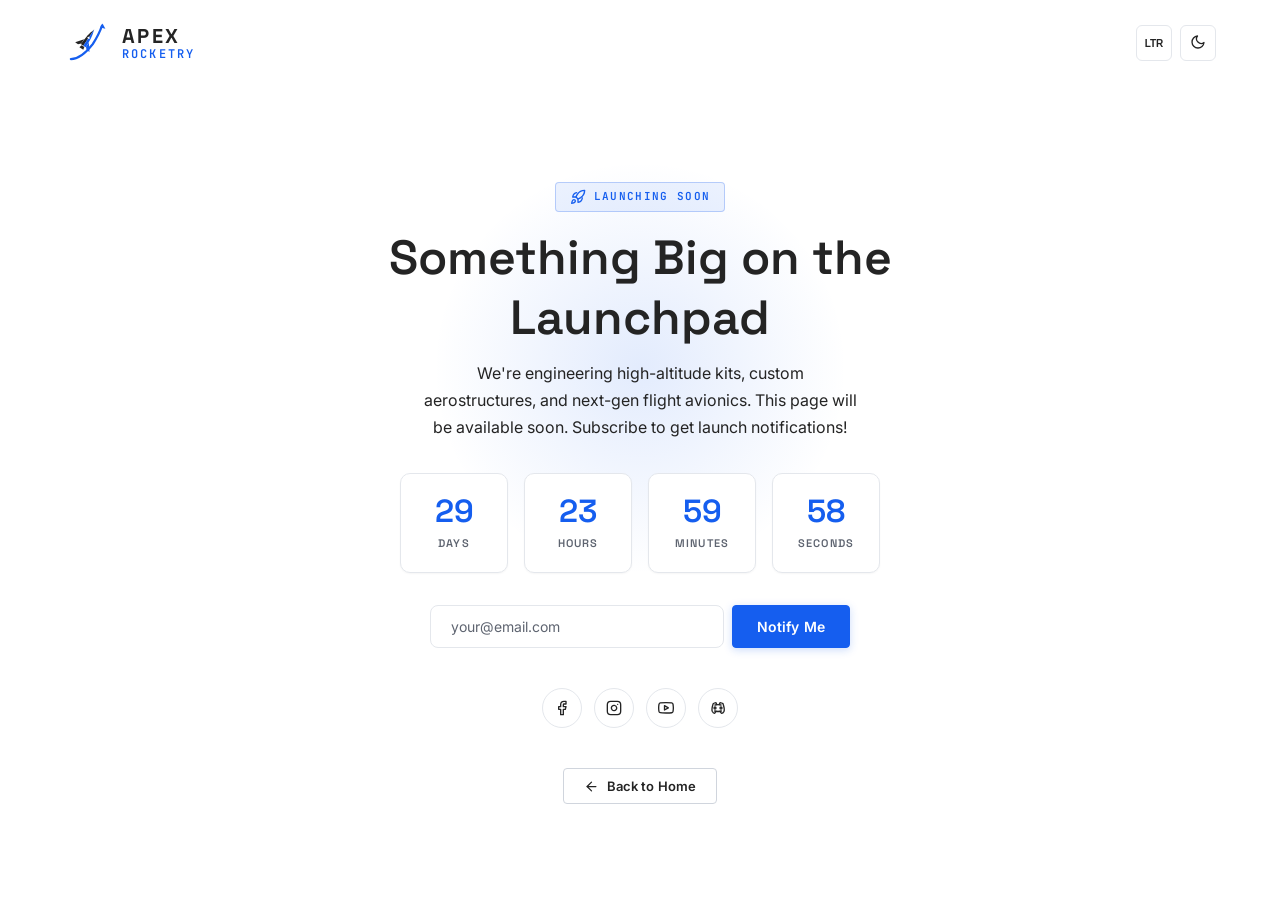
<file: coming-soon.html>
<!DOCTYPE html>
<html lang="en" id="root-html">
<head>
    <meta charset="UTF-8">
    <meta name="viewport" content="width=device-width, initial-scale=1.0">
    <meta name="description" content="Something exciting is launching soon at Apex Rocketry. Stay tuned for new rocketry kits, motors, and launch telemetry tools.">
    <title>Coming Soon | Apex Rocketry — Model Rocketry Hobby Store</title>
    <link rel="icon" type="image/svg+xml" href="favicon.svg">
    <link rel="stylesheet" href="style.css">
</head>
<body class="fullscreen-page">

<!-- Top Bar -->
<div style="display:flex;align-items:center;justify-content:space-between;padding:1.25rem 1.5rem;max-width:1200px;margin:0 auto;width:100%;">
    <a href="index.html" class="nav-logo" aria-label="Apex Rocketry Home">
        <svg xmlns="http://www.w3.org/2000/svg" viewBox="0 0 40 40" width="46" height="46" class="nav-logo-svg" style="width:46px;height:46px;display:block;flex-shrink:0;">
            <path d="M 6 34 C 11 34 18 30 25 21 C 28.5 15.5 31.5 9.5 33 5" fill="none" stroke="#155EEF" stroke-width="2" stroke-linecap="round"/>
            <polygon points="33.5,3 36,7.5 31.5,6.5" fill="#155EEF"/>
            <g transform="translate(19, 19) rotate(34) translate(-19, -19)">
                <path d="M 19 6 C 17.5 11 16.5 15 16.5 23 L 19 23 Z" class="logo-mark-graphite" fill="currentColor"/>
                <path d="M 19 6 C 20.5 11 21.5 15 21.5 23 L 19 23 Z" fill="#155EEF"/>
                <polygon points="16.5,18 11.5,24.5 14.5,24.5 16.5,22.5" class="logo-mark-graphite" fill="currentColor"/>
                <polygon points="21.5,18 26.5,24.5 23.5,24.5 21.5,22.5" fill="#155EEF"/>
                <polygon points="17.5,23.5 17,26 21,26 20.5,23.5" class="logo-mark-graphite" fill="currentColor"/>
                <rect x="18" y="14" width="2" height="1.5" rx="0.5" fill="#FFFFFF"/>
            </g>
        </svg>
        <div class="nav-logo-text">
            <span class="brand-top">APEX</span>
            <span class="brand-bottom">Rocketry</span>
        </div>
    </a>
    <div style="display:flex;gap:0.5rem;">
        <button onclick="toggleDir()" class="auth-toggle-btn" title="Toggle Direction">
            <span class="dir-label" style="font-size:0.625rem;font-weight:600;">LTR</span>
        </button>
        <button onclick="toggleTheme()" class="auth-toggle-btn" title="Toggle Theme" aria-label="Toggle dark mode">
            <span class="theme-icon-wrap"><svg xmlns="http://www.w3.org/2000/svg" width="16" height="16" viewBox="0 0 24 24" fill="none" stroke="currentColor" stroke-width="2" stroke-linecap="round" stroke-linejoin="round"><path d="M21 12.79A9 9 0 1 1 11.21 3 7 7 0 0 0 21 12.79z"/></svg></span>
        </button>
    </div>
</div>

<!-- Content -->
<div class="fullscreen-content">
    <div style="position:relative;max-width:560px;width:100%;margin:0 auto;">
        <!-- Decorative glow -->
        <div style="position:absolute;top:30%;left:50%;transform:translate(-50%,-50%);width:min(450px, 90vw);height:min(450px, 90vw);background:radial-gradient(circle,rgba(21,94,239,0.12),transparent 65%);border-radius:50%;pointer-events:none;"></div>

        <div style="position:relative;z-index:2;">
            <div class="section-label" style="justify-content:center;margin-bottom:1rem;">
                <svg xmlns="http://www.w3.org/2000/svg" width="16" height="16" viewBox="0 0 24 24" fill="none" stroke="currentColor" stroke-width="2" stroke-linecap="round" stroke-linejoin="round"><path d="M4.5 16.5c-1.5 1.26-2 5-2 5s3.74-.5 5-2c.71-.84.7-2.13-.09-2.91a2.18 2.18 0 0 0-2.91-.09z"/><path d="M12 15l-3-3a22 22 0 0 1 2-3.95A12.88 12.88 0 0 1 22 2c0 2.72-.78 7.5-6 11a22.35 22.35 0 0 1-4 2z"/><path d="M9 12H4s.55-3.03 2-4.5C7.5 6 10 5.5 10 5.5"/><path d="M12 15v5s3.03-.55 4.5-2c1.5-1.5 2-4.5 2-4.5"/></svg>
                Launching Soon
            </div>
            <h1 class="coming-title">Something Big on the Launchpad</h1>
            <p class="coming-desc">
                We're engineering high-altitude kits, custom aerostructures, and next-gen flight avionics. This page will be available soon. Subscribe to get launch notifications!
            </p>

            <!-- Countdown -->
            <div class="countdown-grid" id="countdown">
                <div class="countdown-item">
                    <div class="countdown-value" id="cd-days">28</div>
                    <div class="countdown-label">Days</div>
                </div>
                <div class="countdown-item">
                    <div class="countdown-value" id="cd-hours">14</div>
                    <div class="countdown-label">Hours</div>
                </div>
                <div class="countdown-item">
                    <div class="countdown-value" id="cd-mins">36</div>
                    <div class="countdown-label">Minutes</div>
                </div>
                <div class="countdown-item">
                    <div class="countdown-value" id="cd-secs">52</div>
                    <div class="countdown-label">Seconds</div>
                </div>
            </div>

            <!-- Subscribe -->
            <form class="subscribe-form" onsubmit="event.preventDefault(); alert('Subscribed! We will notify you when this page launches.'); this.reset();">
                <input type="email" placeholder="your@email.com" required>
                <button type="submit" class="btn btn-primary">Notify Me</button>
            </form>

            <!-- Socials -->
            <div class="coming-socials">
                <a href="#" class="coming-social-link" aria-label="Facebook"><svg xmlns="http://www.w3.org/2000/svg" width="16" height="16" viewBox="0 0 24 24" fill="none" stroke="currentColor" stroke-width="2" stroke-linecap="round" stroke-linejoin="round"><path d="M18 2h-3a5 5 0 0 0-5 5v3H7v4h3v8h4v-8h3l1-4h-4V7a1 1 0 0 1 1-1h3z"/></svg></a>
                <a href="#" class="coming-social-link" aria-label="Instagram"><svg xmlns="http://www.w3.org/2000/svg" width="16" height="16" viewBox="0 0 24 24" fill="none" stroke="currentColor" stroke-width="2" stroke-linecap="round" stroke-linejoin="round"><rect x="2" y="2" width="20" height="20" rx="5" ry="5"/><path d="M16 11.37A4 4 0 1 1 12.63 8 4 4 0 0 1 16 11.37z"/><line x1="17.5" y1="6.5" x2="17.51" y2="6.5"/></svg></a>
                <a href="#" class="coming-social-link" aria-label="YouTube"><svg xmlns="http://www.w3.org/2000/svg" width="16" height="16" viewBox="0 0 24 24" fill="none" stroke="currentColor" stroke-width="2" stroke-linecap="round" stroke-linejoin="round"><path d="M22.54 6.42a2.78 2.78 0 0 0-1.94-2C18.88 4 12 4 12 4s-6.88 0-8.6.46a2.78 2.78 0 0 0-1.94 2A29 29 0 0 0 1 11.75a29 29 0 0 0 .46 5.33A2.78 2.78 0 0 0 3.4 19.1c1.72.46 8.6.46 8.6.46s6.88 0 8.6-.46a2.78 2.78 0 0 0 1.94-2 29 29 0 0 0 .46-5.25 29 29 0 0 0-.46-5.43z"/><polygon points="9.75 15.02 15.5 11.75 9.75 8.48 9.75 15.02"/></svg></a>
                <a href="#" class="coming-social-link" aria-label="Discord"><svg xmlns="http://www.w3.org/2000/svg" width="16" height="16" viewBox="0 0 24 24" fill="none" stroke="currentColor" stroke-width="2" stroke-linecap="round" stroke-linejoin="round"><path d="M9 12a1.5 1.5 0 1 1-3 0 1.5 1.5 0 0 1 3 0z"/><path d="M18 12a1.5 1.5 0 1 1-3 0 1.5 1.5 0 0 1 3 0z"/><path d="M7.5 7.5c3.5-1 5.5-1 9 0"/><path d="M7 16.5c3.5 1 6.5 1 10 0"/><path d="M15.5 17c0 1 1.5 3 2 3 1.5 0 2.833-1.667 3.5-3 .667-1.667.5-5.833-1.5-11.5-1.457-1.015-3-1.34-4.5-1.5l-1 2.5"/><path d="M8.5 17c0 1-1.356 3-1.832 3-1.429 0-2.698-1.667-3.333-3-.635-1.667-.476-5.833 1.428-11.5C6.151 4.485 7.545 4.16 9 4l1 2.5"/></svg></a>
            </div>

            <!-- Back Link -->
            <div style="margin-top:2.5rem;">
                <a href="index.html" class="btn btn-outline btn-sm">
                    <svg xmlns="http://www.w3.org/2000/svg" width="15" height="15" viewBox="0 0 24 24" fill="none" stroke="currentColor" stroke-width="2" stroke-linecap="round" stroke-linejoin="round"><line x1="19" y1="12" x2="5" y2="12"/><polyline points="12 19 5 12 12 5"/></svg>
                    Back to Home
                </a>
            </div>
        </div>
    </div>
</div>

<script src="components.js"></script>
<script>
    document.addEventListener('DOMContentLoaded', function() {
        initAuthPage();

        // 30-day countdown timer
        const targetDate = new Date();
        targetDate.setDate(targetDate.getDate() + 30);

        function updateCountdown() {
            const now = new Date();
            const diff = targetDate - now;
            if (diff <= 0) return;

            const days = Math.floor(diff / (1000 * 60 * 60 * 24));
            const hours = Math.floor((diff % (1000 * 60 * 60 * 24)) / (1000 * 60 * 60));
            const mins = Math.floor((diff % (1000 * 60 * 60)) / (1000 * 60));
            const secs = Math.floor((diff % 1000) / 1000); // or Math.floor((diff / 1000) % 60)
            const seconds = Math.floor((diff % (1000 * 60)) / 1000);

            const daysEl = document.getElementById('cd-days');
            const hoursEl = document.getElementById('cd-hours');
            const minsEl = document.getElementById('cd-mins');
            const secsEl = document.getElementById('cd-secs');

            if (daysEl) daysEl.textContent = String(days).padStart(2, '0');
            if (hoursEl) hoursEl.textContent = String(hours).padStart(2, '0');
            if (minsEl) minsEl.textContent = String(mins).padStart(2, '0');
            if (secsEl) secsEl.textContent = String(seconds).padStart(2, '0');
        }

        updateCountdown();
        setInterval(updateCountdown, 1000);
    });
</script>
</body>
</html>
</file>
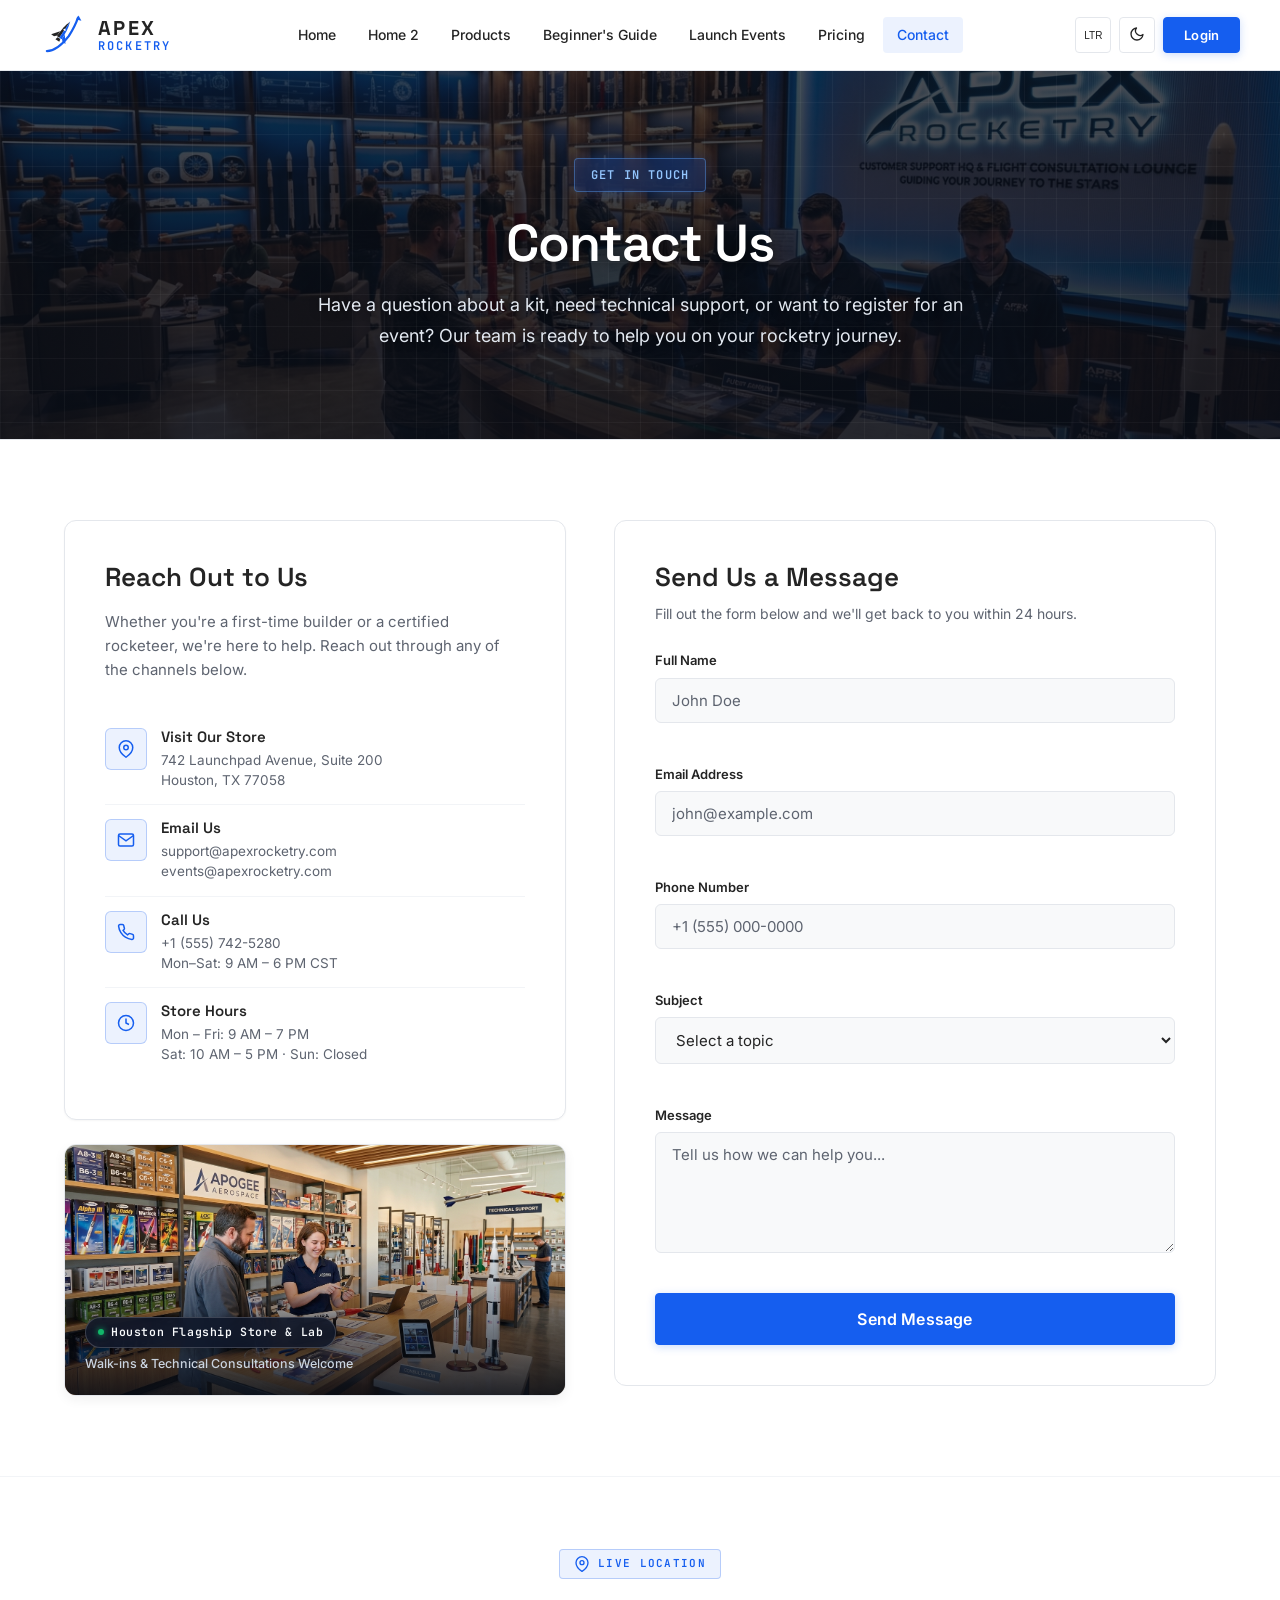
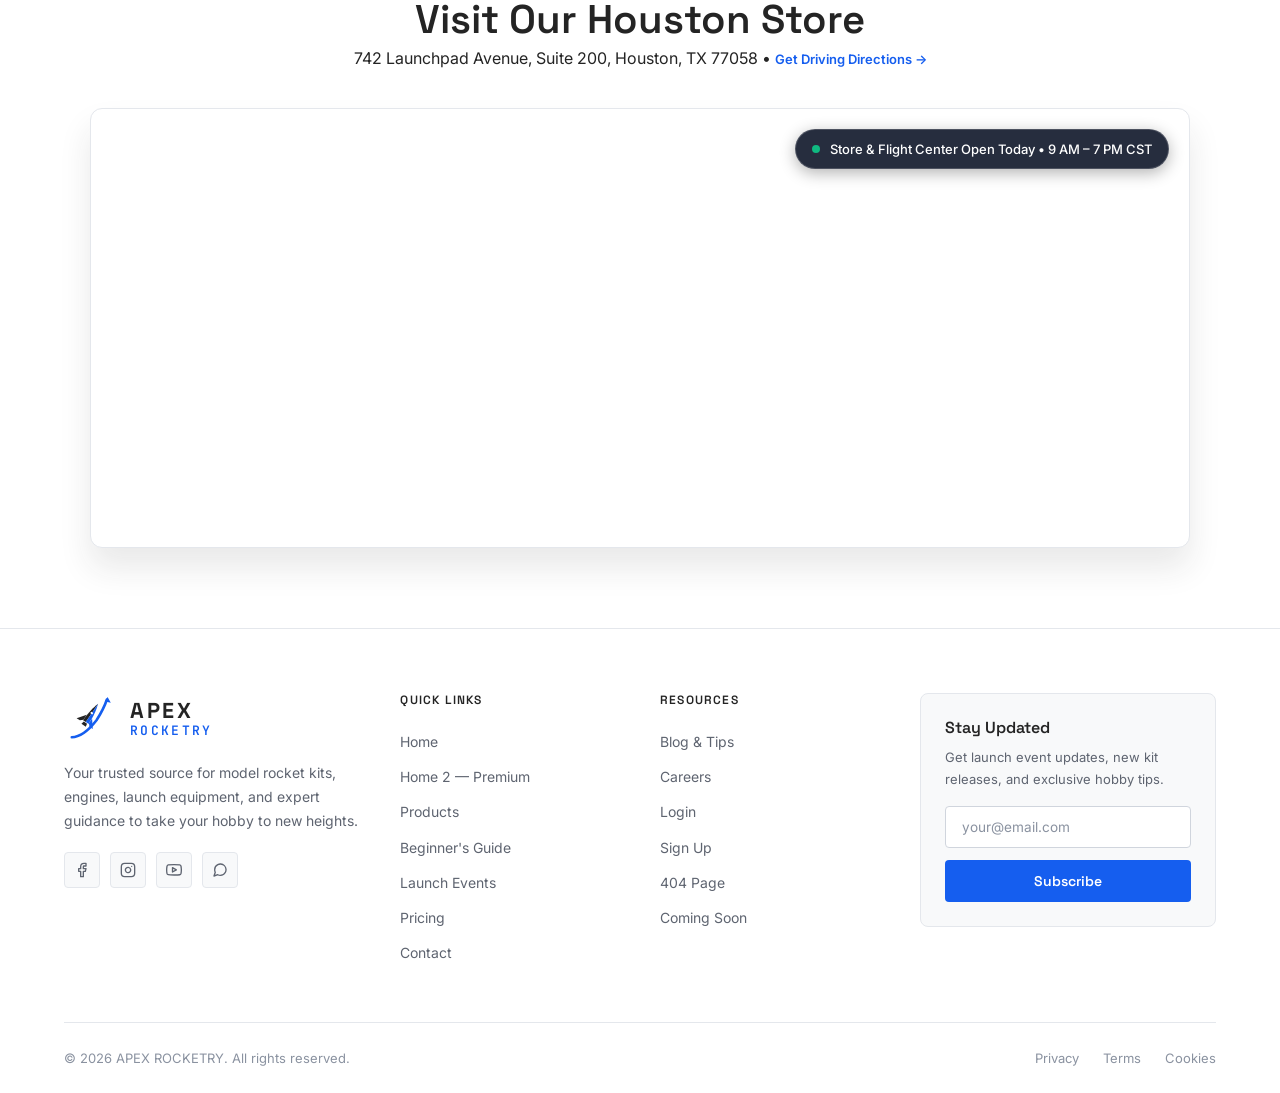
<file: contact.html>
<!DOCTYPE html>
<html lang="en">
<head>
    <meta charset="UTF-8">
    <meta name="viewport" content="width=device-width, initial-scale=1.0">
    <meta name="description" content="Get in touch with Apex Rocketry — enquiries, technical support, event registrations, and bulk order requests.">
    <title>Contact | Apex Rocketry</title>
    <link rel="icon" href="favicon.svg" type="image/svg+xml">
    <link rel="stylesheet" href="style.css">
    <script src="components.js" defer></script>
</head>
<body>
    <div id="main-nav"></div>

    <!-- ===== PAGE HERO ===== -->
    <section class="page-hero page-hero-contact">
        <div class="container">
            <span class="section-label">Get in Touch</span>
            <h1>Contact Us</h1>
            <p>Have a question about a kit, need technical support, or want to register for an event? Our team is ready to help you on your rocketry journey.</p>
        </div>
    </section>

    <!-- ===== CONTACT GRID ===== -->
    <section class="section">
        <div class="container">
            <div class="contact-grid">
                <!-- Left Column: Info + Store Showcase Image -->
                <div class="contact-left-col">
                    <!-- Contact Info Card -->
                    <div class="contact-info-card animate-on-scroll">
                        <h3>Reach Out to Us</h3>
                        <p>Whether you're a first-time builder or a certified rocketeer, we're here to help. Reach out through any of the channels below.</p>

                        <div class="contact-detail">
                            <div class="contact-detail-icon">
                                <svg xmlns="http://www.w3.org/2000/svg" width="18" height="18" viewBox="0 0 24 24" fill="none" stroke="currentColor" stroke-width="2"><path d="M21 10c0 7-9 13-9 13s-9-6-9-13a9 9 0 0 1 18 0z"/><circle cx="12" cy="10" r="3"/></svg>
                            </div>
                            <div class="contact-detail-text">
                                <h4>Visit Our Store</h4>
                                <p>742 Launchpad Avenue, Suite 200<br>Houston, TX 77058</p>
                            </div>
                        </div>

                        <div class="contact-detail">
                            <div class="contact-detail-icon">
                                <svg xmlns="http://www.w3.org/2000/svg" width="18" height="18" viewBox="0 0 24 24" fill="none" stroke="currentColor" stroke-width="2"><path d="M4 4h16c1.1 0 2 .9 2 2v12c0 1.1-.9 2-2 2H4c-1.1 0-2-.9-2-2V6c0-1.1.9-2 2-2z"/><polyline points="22,6 12,13 2,6"/></svg>
                            </div>
                            <div class="contact-detail-text">
                                <h4>Email Us</h4>
                                <p>support@apexrocketry.com<br>events@apexrocketry.com</p>
                            </div>
                        </div>

                        <div class="contact-detail">
                            <div class="contact-detail-icon">
                                <svg xmlns="http://www.w3.org/2000/svg" width="18" height="18" viewBox="0 0 24 24" fill="none" stroke="currentColor" stroke-width="2"><path d="M22 16.92v3a2 2 0 0 1-2.18 2 19.79 19.79 0 0 1-8.63-3.07 19.5 19.5 0 0 1-6-6 19.79 19.79 0 0 1-3.07-8.67A2 2 0 0 1 4.11 2h3a2 2 0 0 1 2 1.72 12.84 12.84 0 0 0 .7 2.81 2 2 0 0 1-.45 2.11L8.09 9.91a16 16 0 0 0 6 6l1.27-1.27a2 2 0 0 1 2.11-.45 12.84 12.84 0 0 0 2.81.7A2 2 0 0 1 22 16.92z"/></svg>
                            </div>
                            <div class="contact-detail-text">
                                <h4>Call Us</h4>
                                <p>+1 (555) 742-5280<br>Mon–Sat: 9 AM – 6 PM CST</p>
                            </div>
                        </div>

                        <div class="contact-detail" style="border-bottom:none;">
                            <div class="contact-detail-icon">
                                <svg xmlns="http://www.w3.org/2000/svg" width="18" height="18" viewBox="0 0 24 24" fill="none" stroke="currentColor" stroke-width="2"><circle cx="12" cy="12" r="10"/><polyline points="12 6 12 12 16 14"/></svg>
                            </div>
                            <div class="contact-detail-text">
                                <h4>Store Hours</h4>
                                <p>Mon – Fri: 9 AM – 7 PM<br>Sat: 10 AM – 5 PM · Sun: Closed</p>
                            </div>
                        </div>
                    </div>

                    <!-- Store & Support Desk Image Card -->
                    <div class="contact-store-card animate-on-scroll">
                        <div class="contact-store-img-wrap">
                            <img src="assets/images/contact-store.jpg" alt="Apex Rocketry Houston Flagship Store and Support Counter" loading="lazy">
                            <div class="contact-store-overlay">
                                <div class="contact-store-badge">
                                    <span class="badge-dot"></span> Houston Flagship Store & Lab
                                </div>
                                <span class="contact-store-caption">Walk-ins & Technical Consultations Welcome</span>
                            </div>
                        </div>
                    </div>
                </div>

                <!-- Contact Form -->
                <div class="contact-form-card animate-on-scroll">
                    <h3 style="margin-bottom:0.5rem;">Send Us a Message</h3>
                    <p style="color:var(--text-muted);font-size:0.875rem;margin-bottom:1.5rem;">Fill out the form below and we'll get back to you within 24 hours.</p>
                    <form onsubmit="event.preventDefault(); alert('Message sent successfully! We will get back to you within 24 hours.'); this.reset();">
                        <div class="form-grid">
                            <div class="form-group">
                                <label for="contact-name">Full Name</label>
                                <input type="text" id="contact-name" class="form-control" placeholder="John Doe" required>
                            </div>
                            <div class="form-group">
                                <label for="contact-email">Email Address</label>
                                <input type="email" id="contact-email" class="form-control" placeholder="john@example.com" required>
                            </div>
                            <div class="form-group">
                                <label for="contact-phone">Phone Number</label>
                                <input type="tel" id="contact-phone" class="form-control" placeholder="+1 (555) 000-0000">
                            </div>
                            <div class="form-group">
                                <label for="contact-subject">Subject</label>
                                <select id="contact-subject" class="form-control" required>
                                    <option value="" disabled selected>Select a topic</option>
                                    <option value="product">Product Enquiry</option>
                                    <option value="support">Technical Support</option>
                                    <option value="event">Event Registration</option>
                                    <option value="bulk">Bulk / Wholesale Order</option>
                                    <option value="other">Other</option>
                                </select>
                            </div>
                            <div class="form-group">
                                <label for="contact-message">Message</label>
                                <textarea id="contact-message" class="form-control" placeholder="Tell us how we can help you..." rows="5" required></textarea>
                            </div>
                            <button type="submit" class="btn btn-primary btn-lg w-full">Send Message</button>
                        </div>
                    </form>
                </div>
            </div>
        </div>
    </section>

    <!-- ===== LIVE MAP SECTION ===== -->
    <section class="section" style="border-top:1px solid var(--border-light);padding-top:4.5rem;padding-bottom:5rem;">
        <div class="container text-center">
            <div class="section-header animate-on-scroll" style="margin-bottom:2.25rem;">
                <div class="section-label">
                    <svg xmlns="http://www.w3.org/2000/svg" width="16" height="16" viewBox="0 0 24 24" fill="none" stroke="currentColor" stroke-width="2" stroke-linecap="round" stroke-linejoin="round"><path d="M21 10c0 7-9 13-9 13s-9-6-9-13a9 9 0 0 1 18 0z"/><circle cx="12" cy="10" r="3"/></svg>
                    Live Location
                </div>
                <h2>Visit Our Houston Store</h2>
                <p>742 Launchpad Avenue, Suite 200, Houston, TX 77058 &bull; <a href="https://maps.google.com/?q=Space+Center+Houston,TX+77058" target="_blank" rel="noopener noreferrer" class="link-primary" style="font-weight:600;">Get Driving Directions &rarr;</a></p>
            </div>

            <!-- Centered Live Map Box -->
            <div class="live-map-box animate-on-scroll" id="store-map">
                <!-- Floating Live Status Overlay Pill -->
                <div class="live-map-overlay">
                    <span class="live-pulse-dot"></span>
                    <span>Store &amp; Flight Center Open Today &bull; 9 AM – 7 PM CST</span>
                </div>

                <iframe 
                    src="https://maps.google.com/maps?q=Space%20Center%20Houston,%20TX%2077058&t=&z=14&ie=UTF8&iwloc=&output=embed" 
                    width="100%" 
                    height="100%" 
                    style="border:0;width:100%;height:100%;display:block;" 
                    allowfullscreen="" 
                    loading="lazy" 
                    referrerpolicy="no-referrer-when-downgrade"
                    title="Apex Rocketry Store &amp; Launchpad Live Map">
                </iframe>
            </div>

            
        </div>
    </section>

    <div id="main-footer"></div>
</body>
</html>
</file>
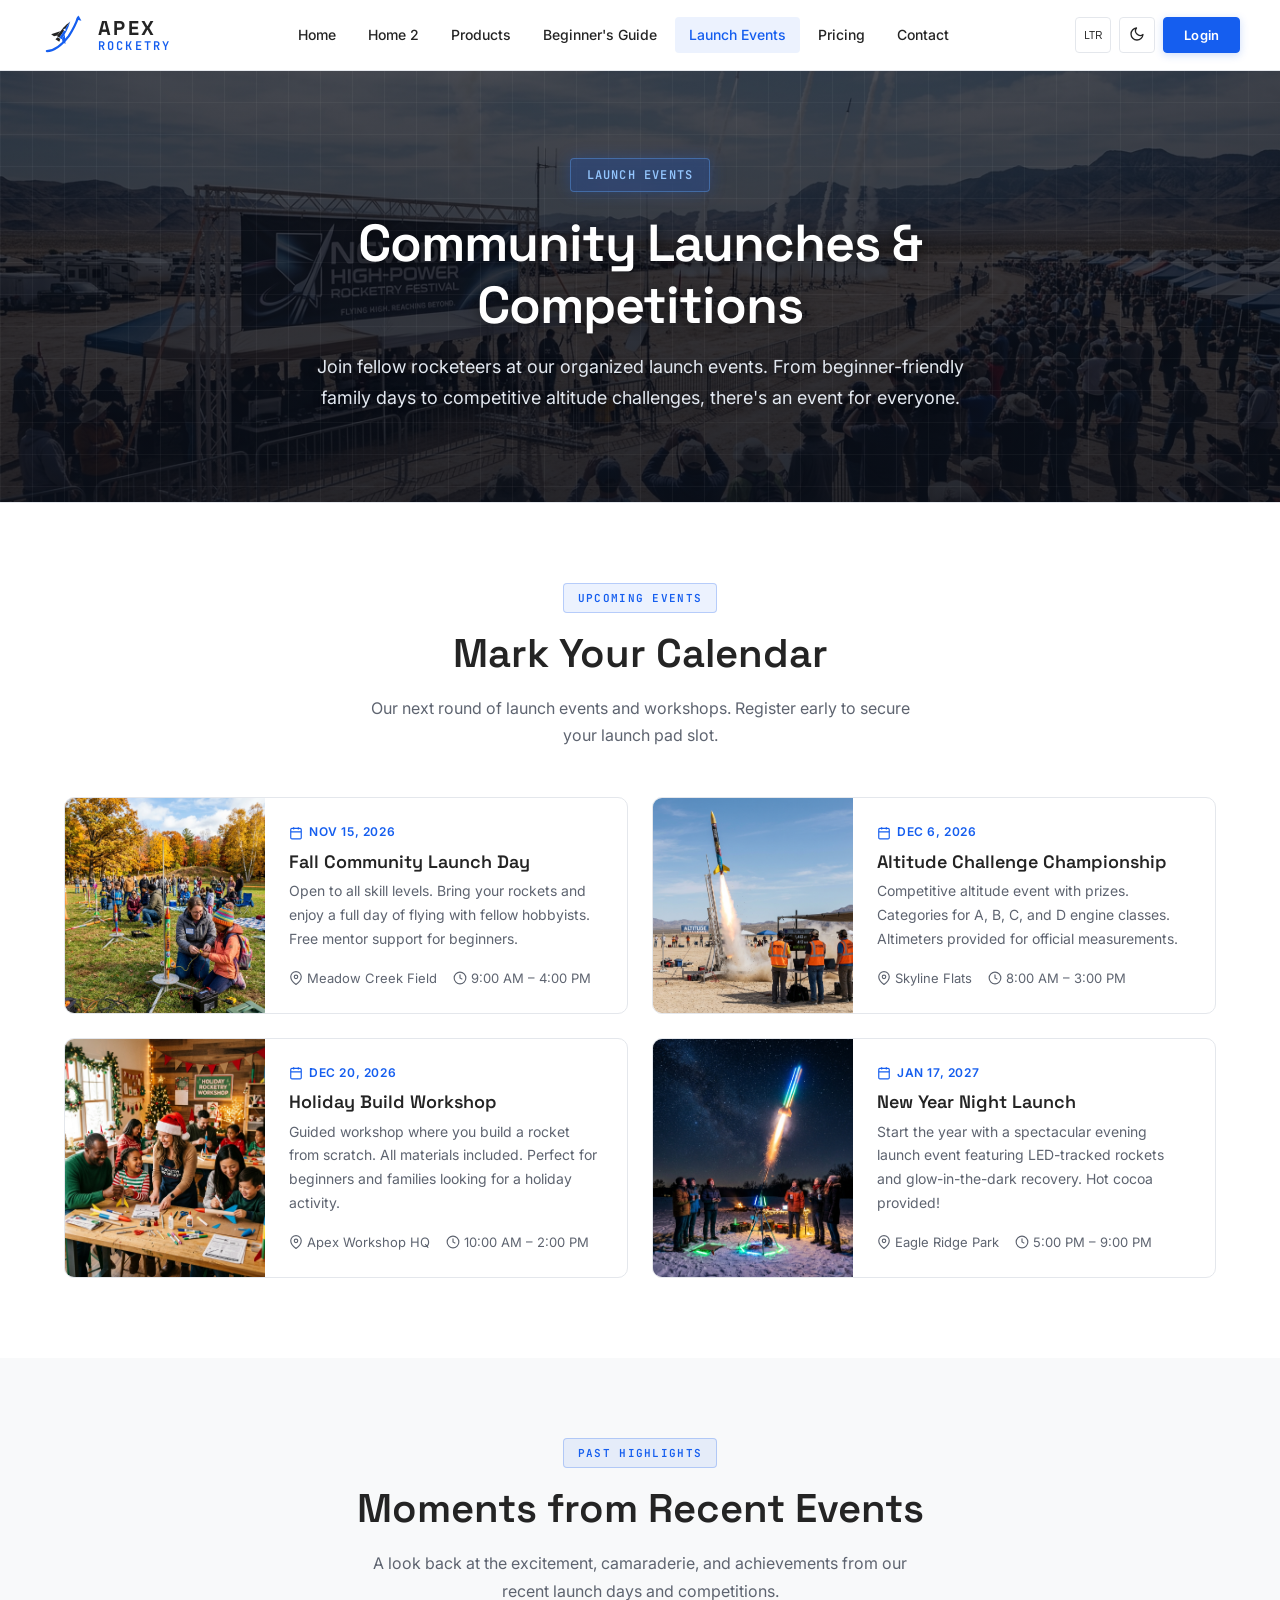
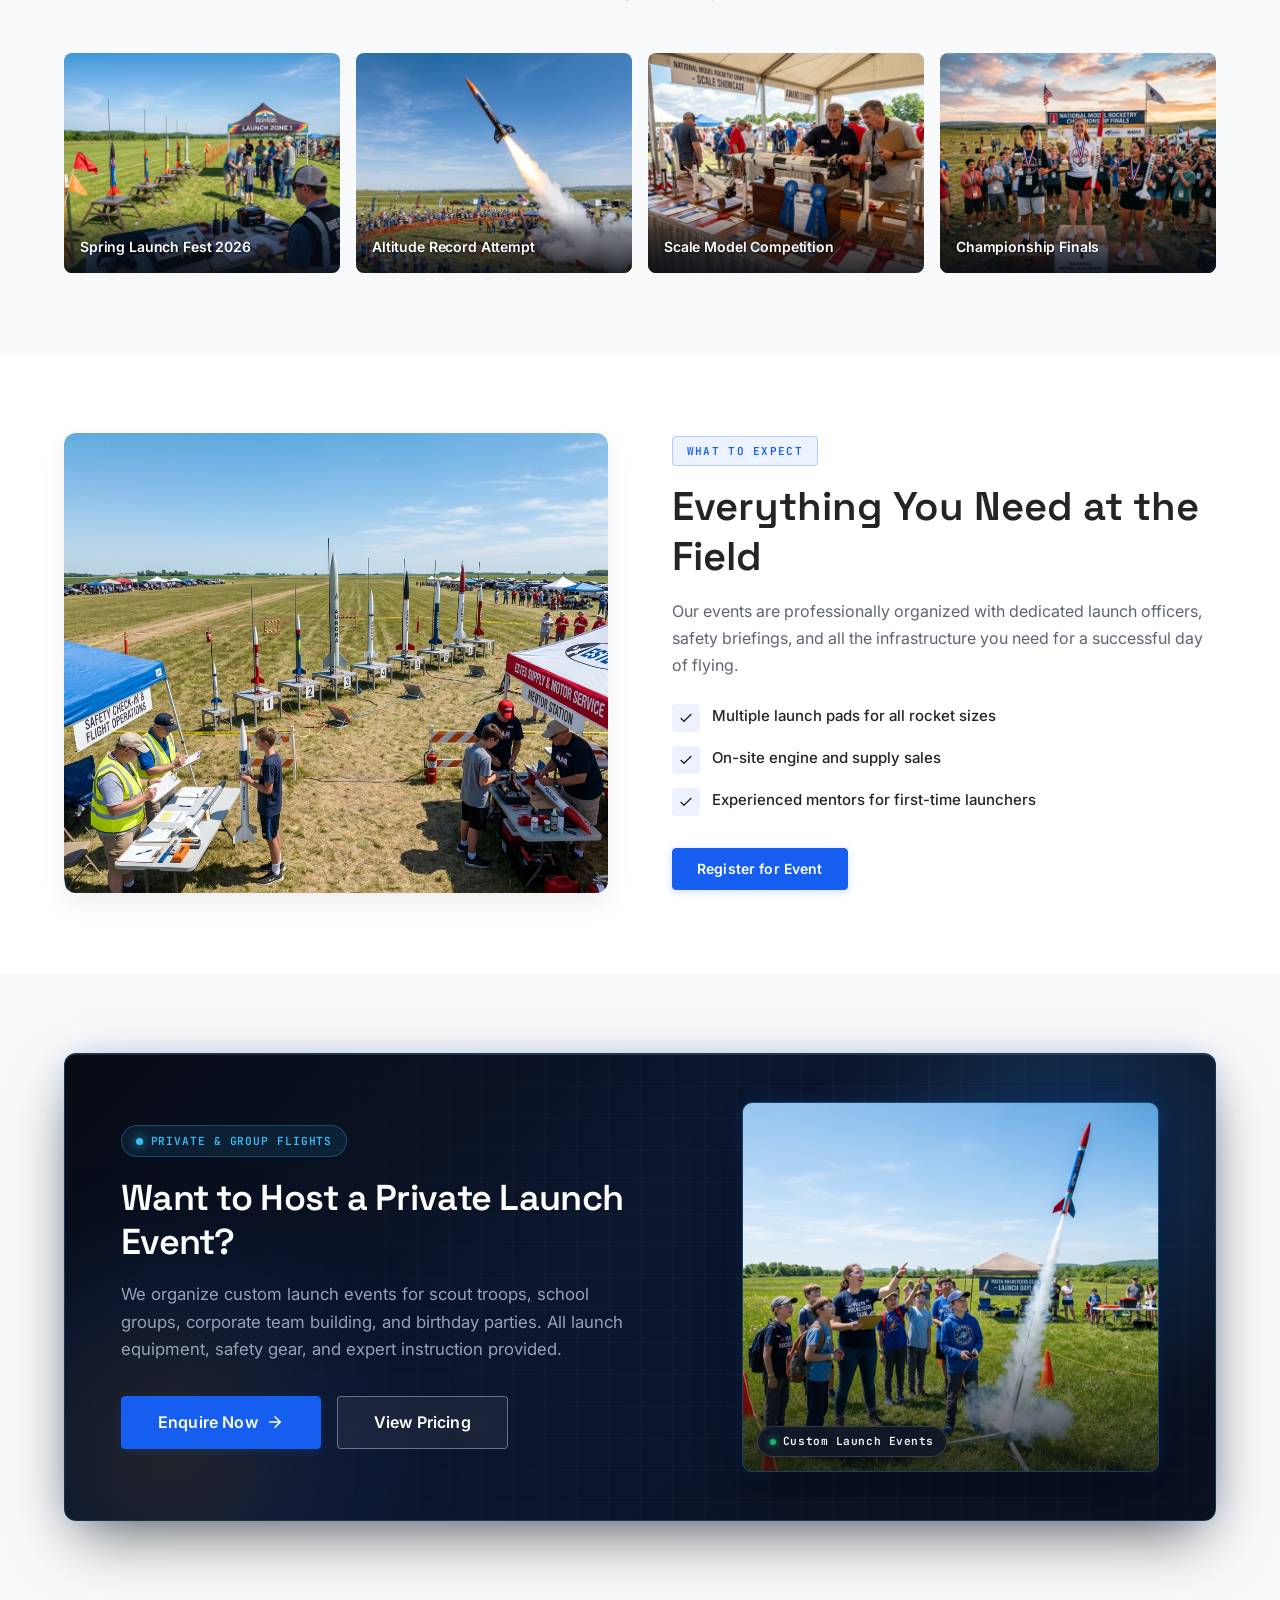
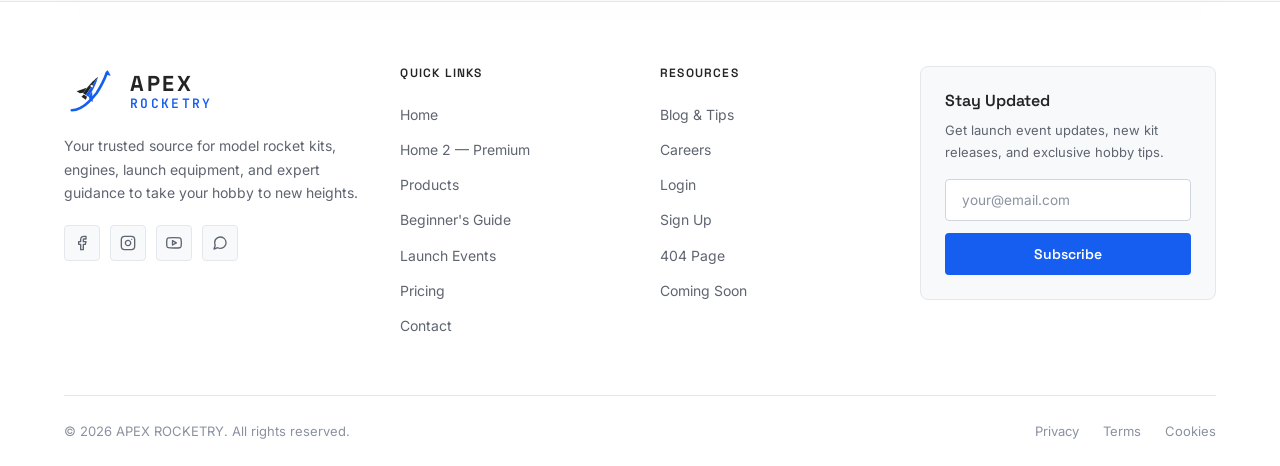
<file: events.html>
<!DOCTYPE html>
<html lang="en">
<head>
    <meta charset="UTF-8">
    <meta name="viewport" content="width=device-width, initial-scale=1.0">
    <meta name="description" content="Join Apex Rocketry launch events — organized community launches, competitions, build workshops, and family-friendly rocketry days.">
    <title>Launch Events | Apex Rocketry</title>
    <link rel="icon" href="favicon.svg" type="image/svg+xml">
    <link rel="stylesheet" href="style.css">
    <script src="components.js" defer></script>
</head>
<body>
    <div id="main-nav"></div>

    <!-- ===== PAGE HERO ===== -->
    <section class="page-hero page-hero-events">
        <div class="container">
            <span class="section-label">Launch Events</span>
            <h1>Community Launches & Competitions</h1>
            <p>Join fellow rocketeers at our organized launch events. From beginner-friendly family days to competitive altitude challenges, there's an event for everyone.</p>
        </div>
    </section>

    <!-- ===== UPCOMING EVENTS ===== -->
    <section class="section">
        <div class="container">
            <div class="section-header animate-on-scroll">
                <span class="section-label">Upcoming Events</span>
                <h2 class="section-title">Mark Your Calendar</h2>
                <p class="section-desc">Our next round of launch events and workshops. Register early to secure your launch pad slot.</p>
            </div>
            <div class="events-grid">
                <div class="event-card animate-on-scroll">
                    <div class="event-card-img">
                        <img src="assets/images/event-fall-launch.jpg" alt="Fall community launch day with instructor and young rocketeer at Meadow Creek Field">
                    </div>
                    <div class="event-card-body">
                        <span class="event-date">
                            <svg xmlns="http://www.w3.org/2000/svg" width="14" height="14" viewBox="0 0 24 24" fill="none" stroke="currentColor" stroke-width="2"><rect x="3" y="4" width="18" height="18" rx="2" ry="2"/><line x1="16" y1="2" x2="16" y2="6"/><line x1="8" y1="2" x2="8" y2="6"/><line x1="3" y1="10" x2="21" y2="10"/></svg>
                            Nov 15, 2026
                        </span>
                        <h3>Fall Community Launch Day</h3>
                        <p>Open to all skill levels. Bring your rockets and enjoy a full day of flying with fellow hobbyists. Free mentor support for beginners.</p>
                        <div class="event-meta-row">
                            <span>
                                <svg xmlns="http://www.w3.org/2000/svg" width="14" height="14" viewBox="0 0 24 24" fill="none" stroke="currentColor" stroke-width="2"><path d="M21 10c0 7-9 13-9 13s-9-6-9-13a9 9 0 0 1 18 0z"/><circle cx="12" cy="10" r="3"/></svg>
                                Meadow Creek Field
                            </span>
                            <span>
                                <svg xmlns="http://www.w3.org/2000/svg" width="14" height="14" viewBox="0 0 24 24" fill="none" stroke="currentColor" stroke-width="2"><circle cx="12" cy="12" r="10"/><polyline points="12 6 12 12 16 14"/></svg>
                                9:00 AM – 4:00 PM
                            </span>
                        </div>
                    </div>
                </div>
                <div class="event-card animate-on-scroll">
                    <div class="event-card-img">
                        <img src="assets/images/event-altitude-challenge.jpg" alt="Altitude challenge championship flight with launch tower and telemetry tracking monitors">
                    </div>
                    <div class="event-card-body">
                        <span class="event-date">
                            <svg xmlns="http://www.w3.org/2000/svg" width="14" height="14" viewBox="0 0 24 24" fill="none" stroke="currentColor" stroke-width="2"><rect x="3" y="4" width="18" height="18" rx="2" ry="2"/><line x1="16" y1="2" x2="16" y2="6"/><line x1="8" y1="2" x2="8" y2="6"/><line x1="3" y1="10" x2="21" y2="10"/></svg>
                            Dec 6, 2026
                        </span>
                        <h3>Altitude Challenge Championship</h3>
                        <p>Competitive altitude event with prizes. Categories for A, B, C, and D engine classes. Altimeters provided for official measurements.</p>
                        <div class="event-meta-row">
                            <span>
                                <svg xmlns="http://www.w3.org/2000/svg" width="14" height="14" viewBox="0 0 24 24" fill="none" stroke="currentColor" stroke-width="2"><path d="M21 10c0 7-9 13-9 13s-9-6-9-13a9 9 0 0 1 18 0z"/><circle cx="12" cy="10" r="3"/></svg>
                                Skyline Flats
                            </span>
                            <span>
                                <svg xmlns="http://www.w3.org/2000/svg" width="14" height="14" viewBox="0 0 24 24" fill="none" stroke="currentColor" stroke-width="2"><circle cx="12" cy="12" r="10"/><polyline points="12 6 12 12 16 14"/></svg>
                                8:00 AM – 3:00 PM
                            </span>
                        </div>
                    </div>
                </div>
                <div class="event-card animate-on-scroll">
                    <div class="event-card-img">
                        <img src="assets/images/event-holiday-workshop.jpg" alt="Holiday model rocketry build workshop with families and instructor in decorated studio">
                    </div>
                    <div class="event-card-body">
                        <span class="event-date">
                            <svg xmlns="http://www.w3.org/2000/svg" width="14" height="14" viewBox="0 0 24 24" fill="none" stroke="currentColor" stroke-width="2"><rect x="3" y="4" width="18" height="18" rx="2" ry="2"/><line x1="16" y1="2" x2="16" y2="6"/><line x1="8" y1="2" x2="8" y2="6"/><line x1="3" y1="10" x2="21" y2="10"/></svg>
                            Dec 20, 2026
                        </span>
                        <h3>Holiday Build Workshop</h3>
                        <p>Guided workshop where you build a rocket from scratch. All materials included. Perfect for beginners and families looking for a holiday activity.</p>
                        <div class="event-meta-row">
                            <span>
                                <svg xmlns="http://www.w3.org/2000/svg" width="14" height="14" viewBox="0 0 24 24" fill="none" stroke="currentColor" stroke-width="2"><path d="M21 10c0 7-9 13-9 13s-9-6-9-13a9 9 0 0 1 18 0z"/><circle cx="12" cy="10" r="3"/></svg>
                                Apex Workshop HQ
                            </span>
                            <span>
                                <svg xmlns="http://www.w3.org/2000/svg" width="14" height="14" viewBox="0 0 24 24" fill="none" stroke="currentColor" stroke-width="2"><circle cx="12" cy="12" r="10"/><polyline points="12 6 12 12 16 14"/></svg>
                                10:00 AM – 2:00 PM
                            </span>
                        </div>
                    </div>
                </div>
                <div class="event-card animate-on-scroll">
                    <div class="event-card-img">
                        <img src="assets/images/event-night-launch.jpg" alt="New Year night launch with glowing LED-tracked rocket and hot cocoa under starry sky">
                    </div>
                    <div class="event-card-body">
                        <span class="event-date">
                            <svg xmlns="http://www.w3.org/2000/svg" width="14" height="14" viewBox="0 0 24 24" fill="none" stroke="currentColor" stroke-width="2"><rect x="3" y="4" width="18" height="18" rx="2" ry="2"/><line x1="16" y1="2" x2="16" y2="6"/><line x1="8" y1="2" x2="8" y2="6"/><line x1="3" y1="10" x2="21" y2="10"/></svg>
                            Jan 17, 2027
                        </span>
                        <h3>New Year Night Launch</h3>
                        <p>Start the year with a spectacular evening launch event featuring LED-tracked rockets and glow-in-the-dark recovery. Hot cocoa provided!</p>
                        <div class="event-meta-row">
                            <span>
                                <svg xmlns="http://www.w3.org/2000/svg" width="14" height="14" viewBox="0 0 24 24" fill="none" stroke="currentColor" stroke-width="2"><path d="M21 10c0 7-9 13-9 13s-9-6-9-13a9 9 0 0 1 18 0z"/><circle cx="12" cy="10" r="3"/></svg>
                                Eagle Ridge Park
                            </span>
                            <span>
                                <svg xmlns="http://www.w3.org/2000/svg" width="14" height="14" viewBox="0 0 24 24" fill="none" stroke="currentColor" stroke-width="2"><circle cx="12" cy="12" r="10"/><polyline points="12 6 12 12 16 14"/></svg>
                                5:00 PM – 9:00 PM
                            </span>
                        </div>
                    </div>
                </div>
            </div>
        </div>
    </section>

    <!-- ===== PAST HIGHLIGHTS ===== -->
    <section class="section" style="background:var(--bg-surface);">
        <div class="container">
            <div class="section-header animate-on-scroll">
                <span class="section-label">Past Highlights</span>
                <h2 class="section-title">Moments from Recent Events</h2>
                <p class="section-desc">A look back at the excitement, camaraderie, and achievements from our recent launch days and competitions.</p>
            </div>
            <div class="gallery-row animate-on-scroll">
                <div class="gallery-item">
                    <img src="assets/images/event-field-setup.jpg" alt="Community launch panorama">
                    <div class="gallery-item-overlay">Spring Launch Fest 2026</div>
                </div>
                <div class="gallery-item">
                    <img src="assets/images/event-altitude-record.jpg" alt="Rocket soaring during altitude record attempt with spectators on launch range">
                    <div class="gallery-item-overlay">Altitude Record Attempt</div>
                </div>
                <div class="gallery-item">
                    <img src="assets/images/event-scale-competition.jpg" alt="National model rocketry scale showcase exhibit with award ribbons and Saturn V model">
                    <div class="gallery-item-overlay">Scale Model Competition</div>
                </div>
                <div class="gallery-item">
                    <img src="assets/images/event-championship-finals.jpg" alt="National model rocketry championship finals award podium ceremony at sunset">
                    <div class="gallery-item-overlay">Championship Finals</div>
                </div>
            </div>
        </div>
    </section>

    <!-- ===== EVENT INFO SPLIT ===== -->
    <section class="section">
        <div class="container">
            <div class="split-section animate-on-scroll">
                <div class="split-image">
                    <img src="assets/images/event-field-infrastructure.jpg" alt="Model rocketry event field setup with multiple launch pads, safety check-in, and mentor station">
                </div>
                <div class="split-content">
                    <span class="section-label">What to Expect</span>
                    <h2>Everything You Need at the Field</h2>
                    <p>Our events are professionally organized with dedicated launch officers, safety briefings, and all the infrastructure you need for a successful day of flying.</p>
                    <div class="feature-list">
                        <div class="feature-item">
                            <span class="feature-icon"><svg xmlns="http://www.w3.org/2000/svg" width="16" height="16" viewBox="0 0 24 24" fill="none" stroke="currentColor" stroke-width="2"><polyline points="20 6 9 17 4 12"/></svg></span>
                            <span>Multiple launch pads for all rocket sizes</span>
                        </div>
                        <div class="feature-item">
                            <span class="feature-icon"><svg xmlns="http://www.w3.org/2000/svg" width="16" height="16" viewBox="0 0 24 24" fill="none" stroke="currentColor" stroke-width="2"><polyline points="20 6 9 17 4 12"/></svg></span>
                            <span>On-site engine and supply sales</span>
                        </div>
                        <div class="feature-item">
                            <span class="feature-icon"><svg xmlns="http://www.w3.org/2000/svg" width="16" height="16" viewBox="0 0 24 24" fill="none" stroke="currentColor" stroke-width="2"><polyline points="20 6 9 17 4 12"/></svg></span>
                            <span>Experienced mentors for first-time launchers</span>
                        </div>
                       
                    </div>
                    <a href="contact.html" class="btn btn-primary">Register for Event</a>
                </div>
            </div>
        </div>
    </section>

    <!-- ===== CTA ===== -->
    <section class="section" style="background:var(--bg-surface);">
        <div class="container">
            <div class="cta-banner cta-banner-with-image animate-on-scroll">
                <div class="cta-bg-fx" aria-hidden="true">
                    <div class="cta-glow cta-glow-top"></div>
                    <div class="cta-glow cta-glow-bottom"></div>
                    <div class="cta-grid-lines"></div>
                </div>
                <div class="cta-split-layout">
                    <div class="cta-split-content">
                        <div class="cta-badge">
                            <span class="cta-badge-beacon"></span>
                            <span class="cta-badge-text">PRIVATE & GROUP FLIGHTS</span>
                        </div>
                        <h2>Want to Host a Private Launch Event?</h2>
                        <p>We organize custom launch events for scout troops, school groups, corporate team building, and birthday parties. All launch equipment, safety gear, and expert instruction provided.</p>
                        <div class="cta-actions">
                            <a href="contact.html" class="btn btn-primary btn-lg cta-btn-glow">
                                <span>Enquire Now</span>
                                <svg xmlns="http://www.w3.org/2000/svg" width="18" height="18" viewBox="0 0 24 24" fill="none" stroke="currentColor" stroke-width="2" stroke-linecap="round" stroke-linejoin="round"><line x1="5" y1="12" x2="19" y2="12"/><polyline points="12 5 19 12 12 19"/></svg>
                            </a>
                            <a href="pricing.html" class="btn btn-outline btn-lg cta-btn-secondary">
                                <span>View Pricing</span>
                            </a>
                        </div>
                    </div>
                    <div class="cta-split-media">
                        <div class="cta-image-frame">
                            <img src="assets/images/cta-private-event.jpg" alt="Youth rocketeers club group launch day in open field" loading="lazy">
                            <div class="cta-image-overlay-glow"></div>
                            <div class="cta-image-badge">
                                <span class="badge-dot"></span> Custom Launch Events
                            </div>
                        </div>
                    </div>
                </div>
            </div>
        </div>
    </section>

    <div id="main-footer"></div>
</body>
</html>
</file>
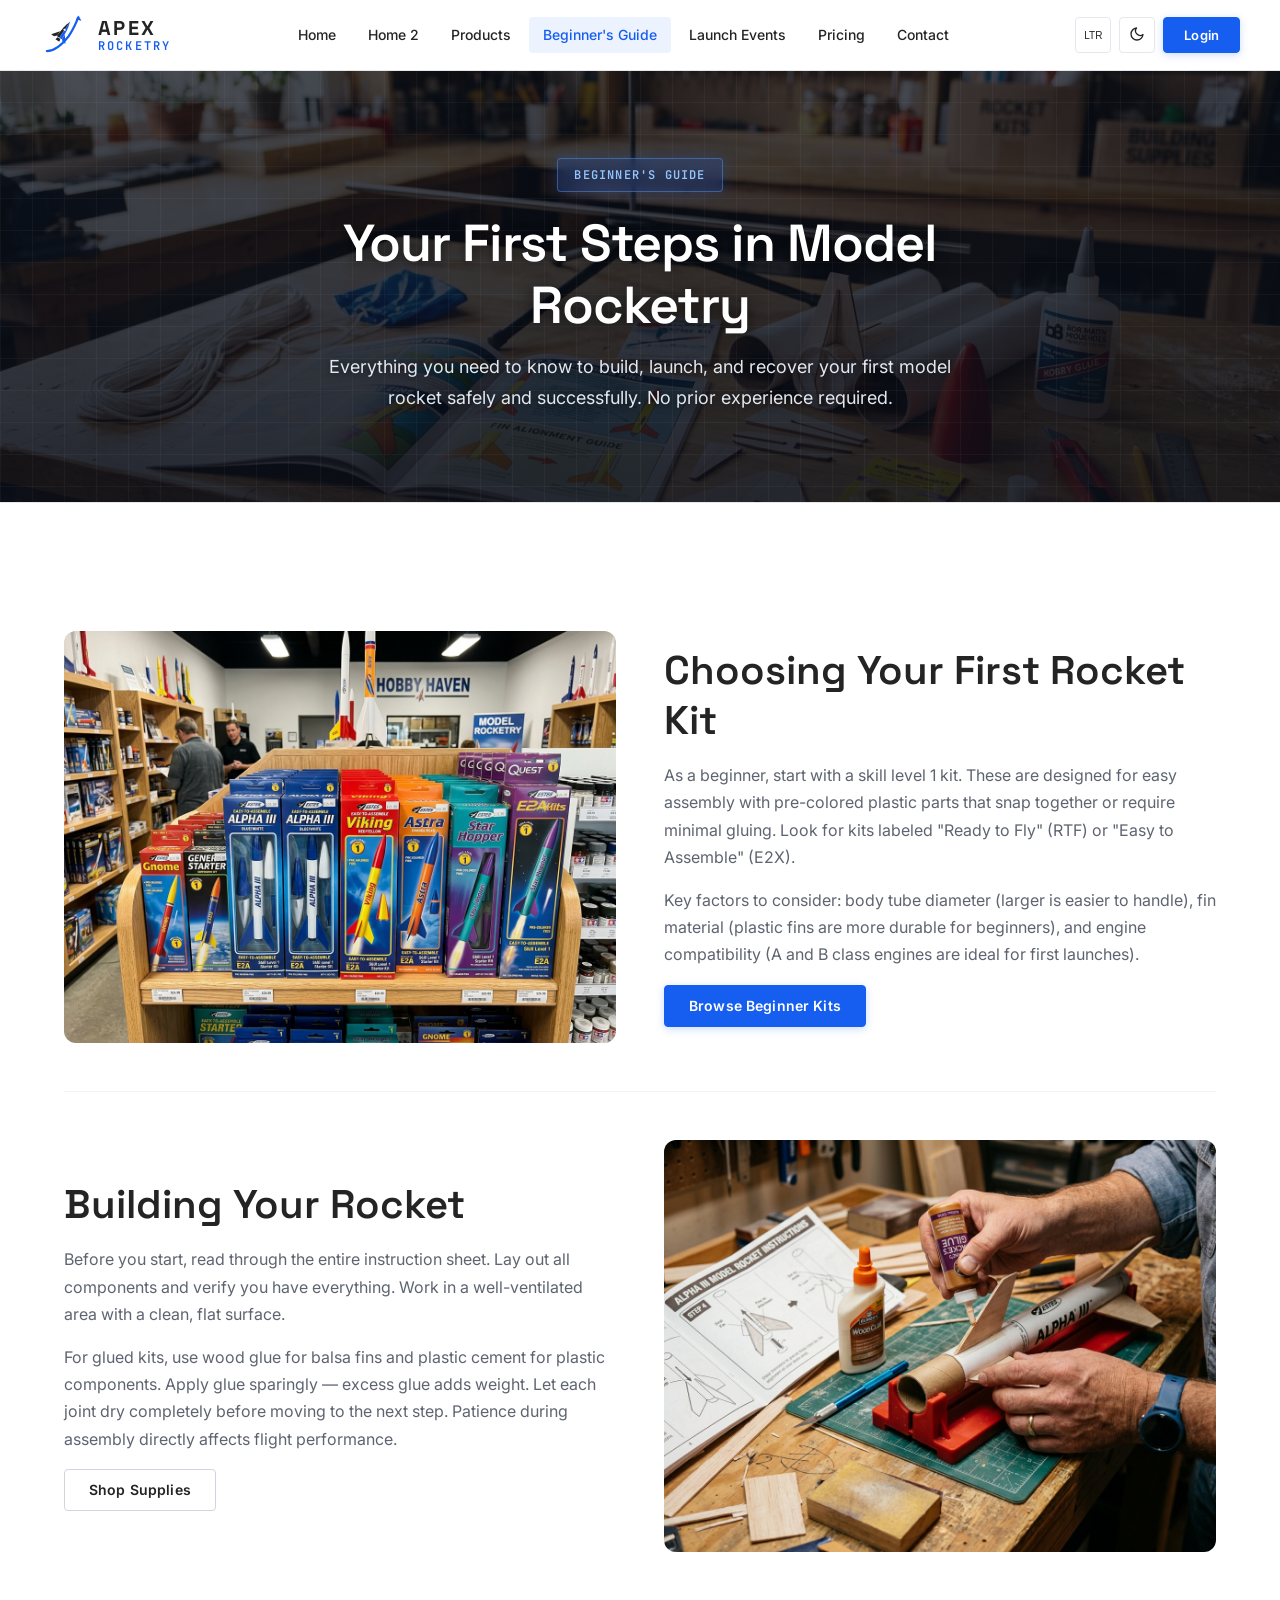
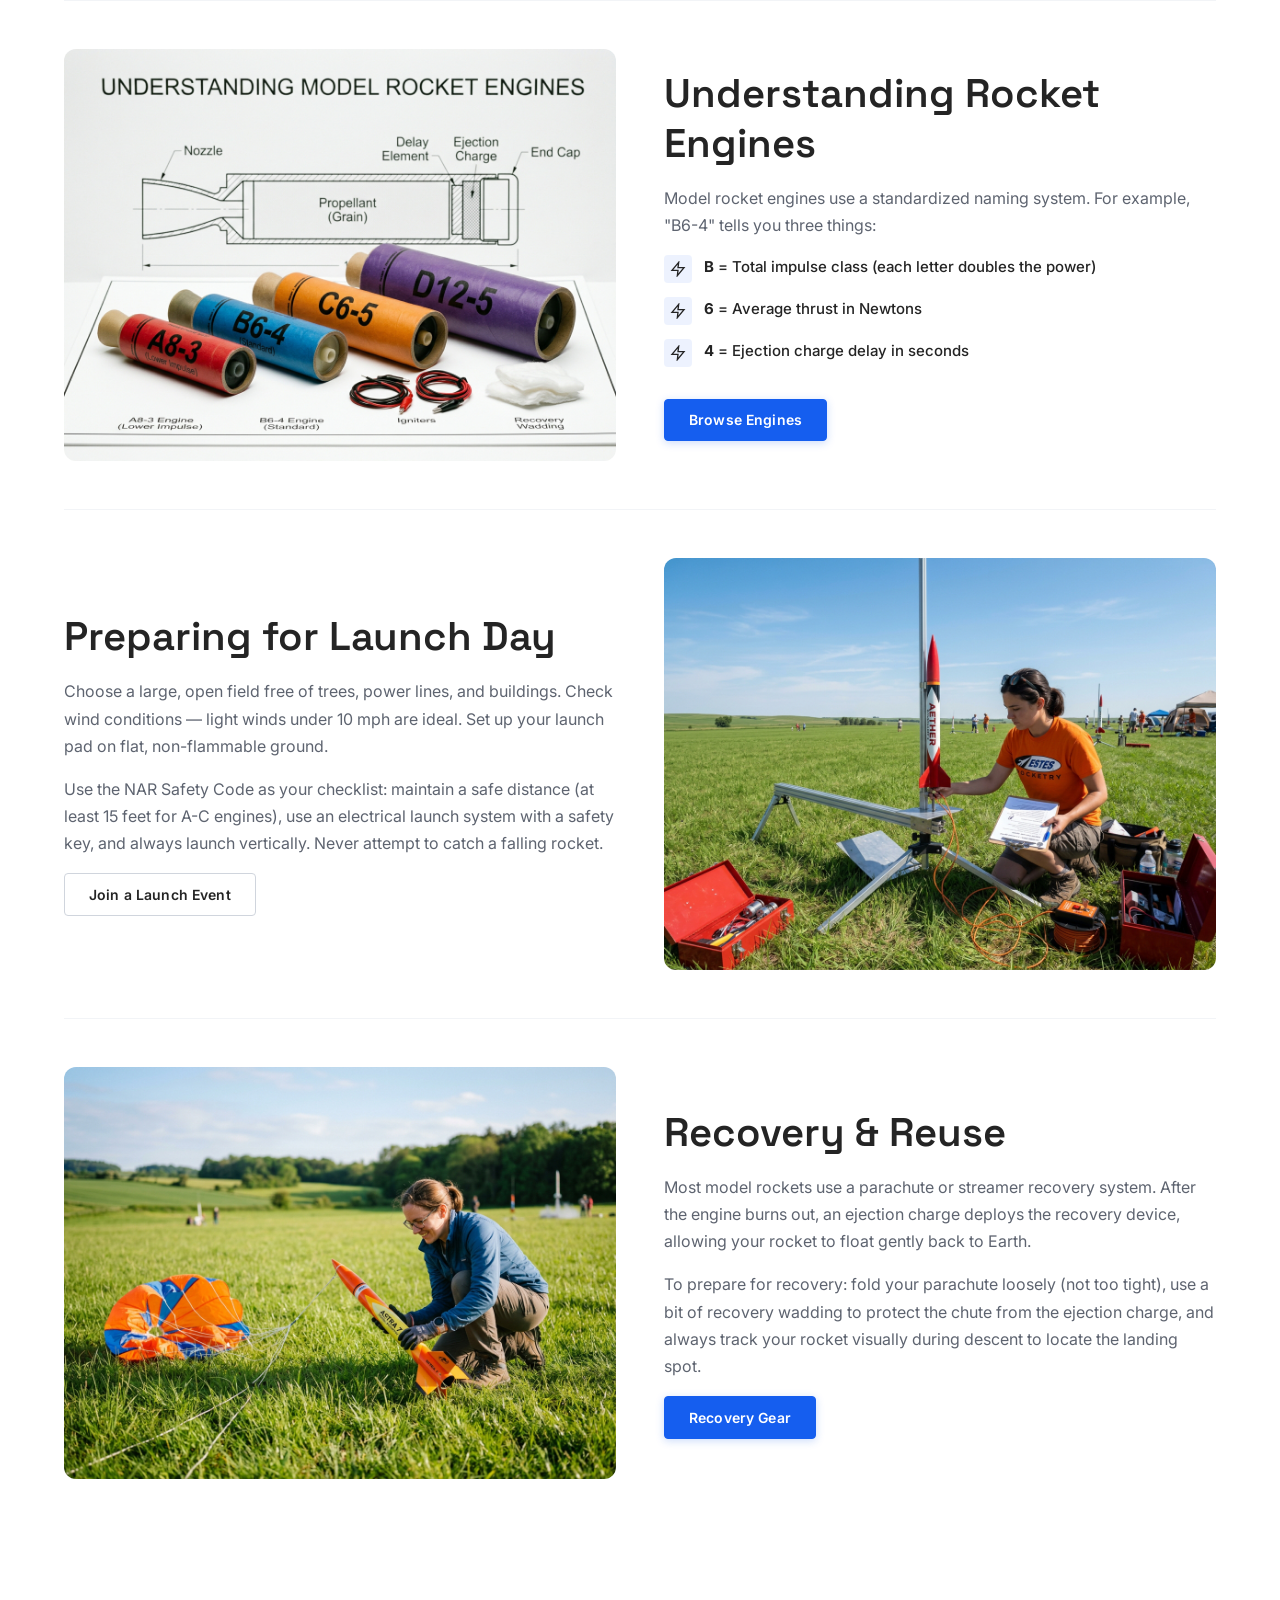
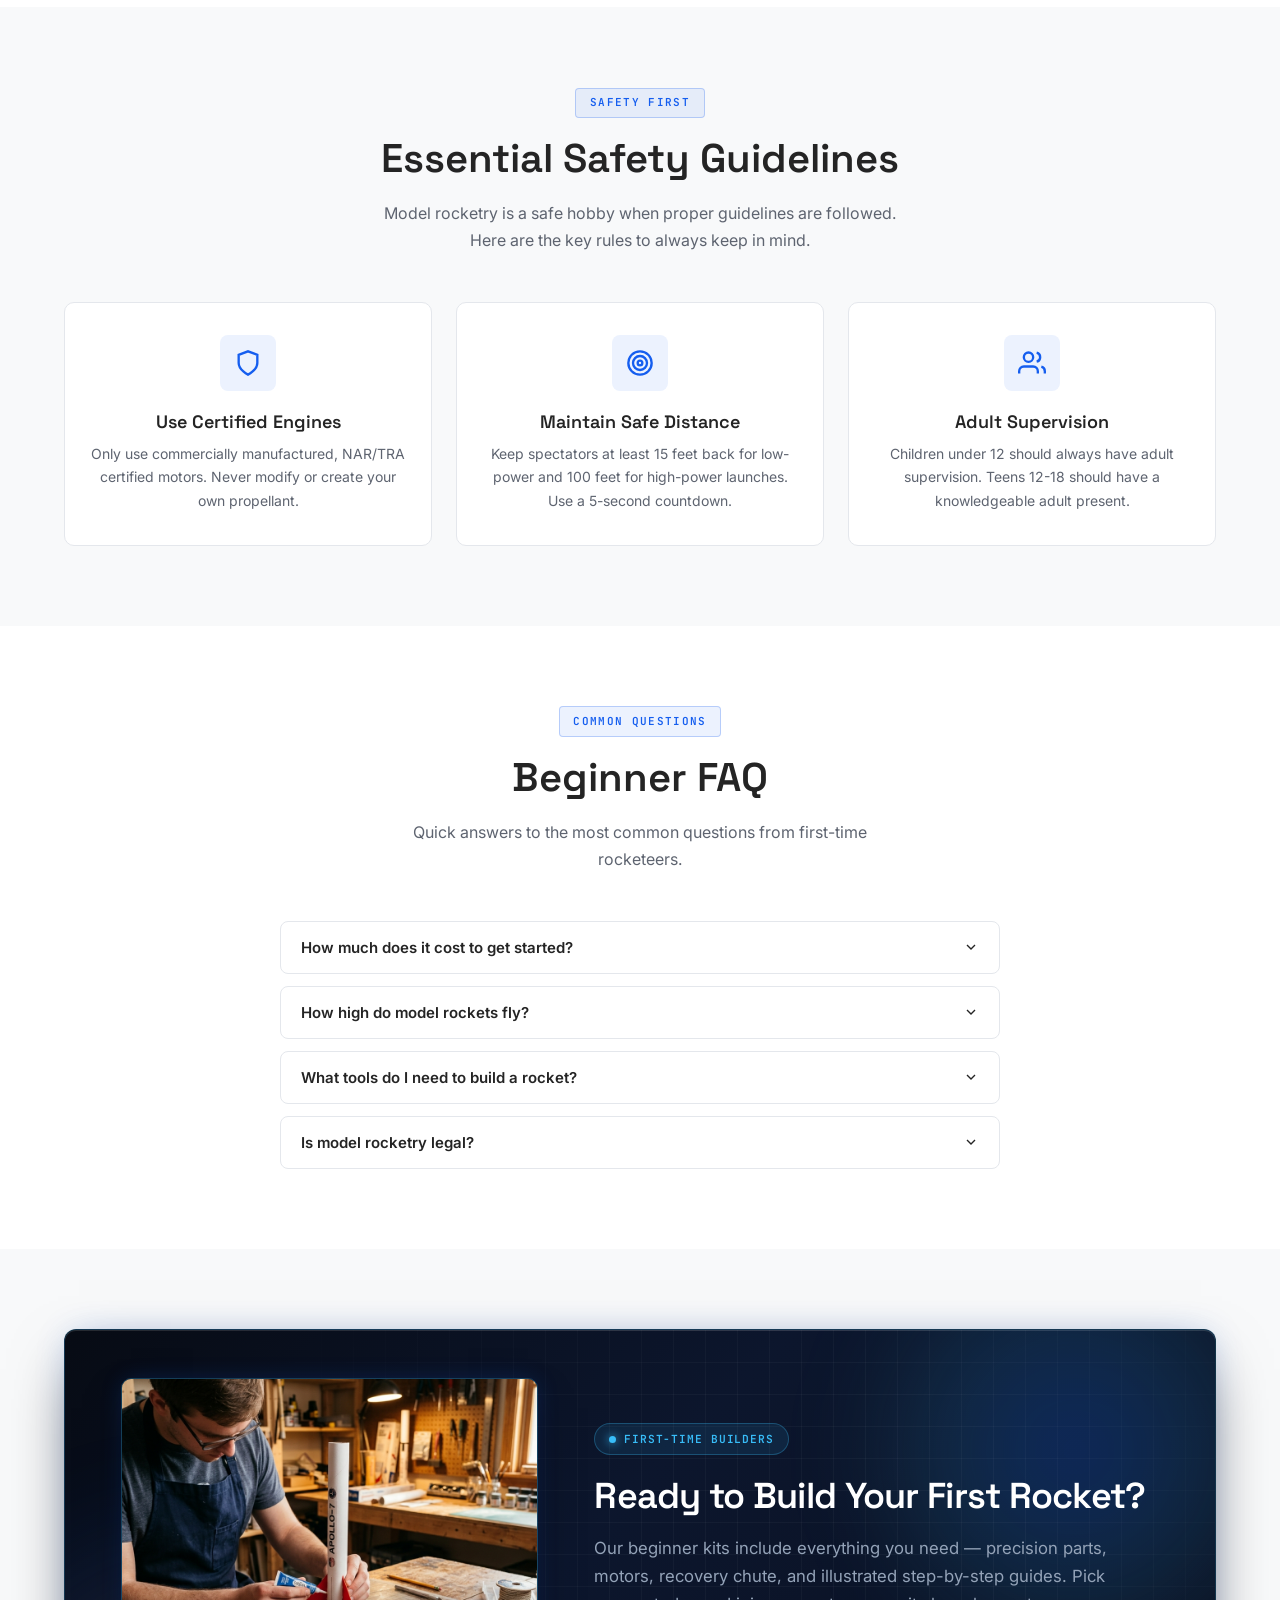
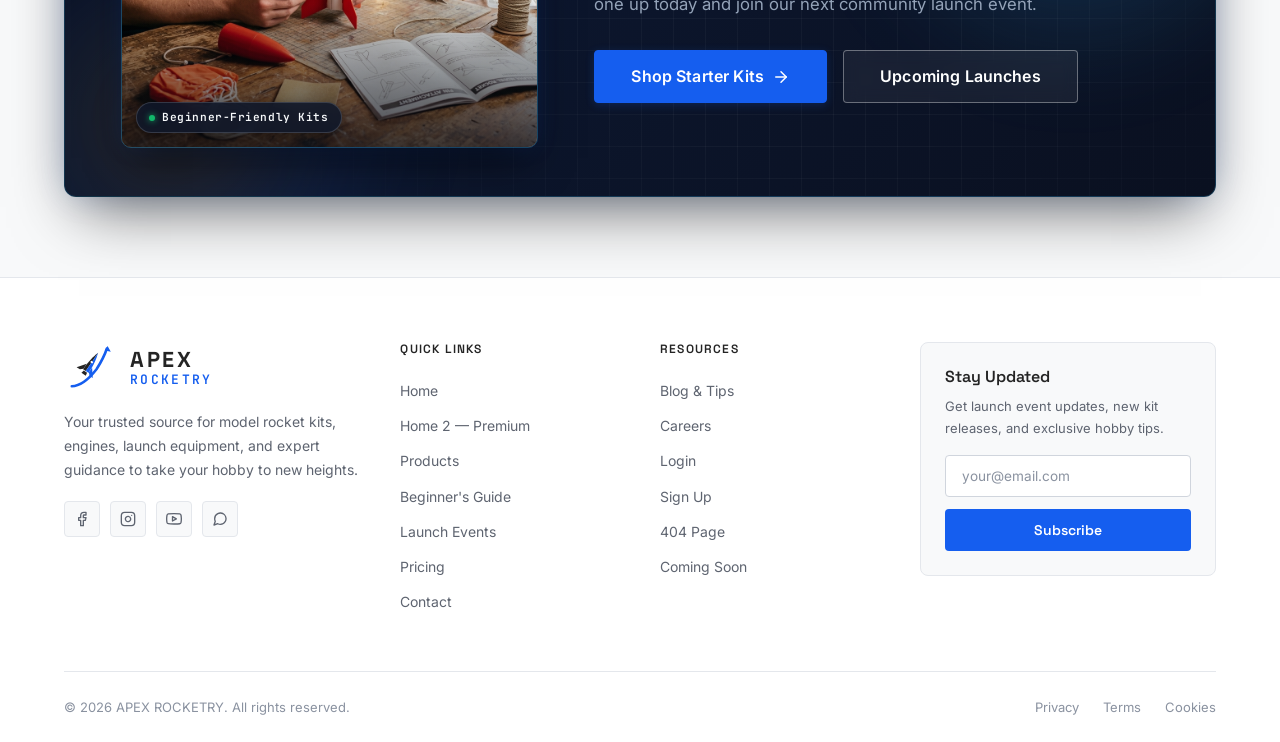
<file: guide.html>
<!DOCTYPE html>
<html lang="en">
<head>
    <meta charset="UTF-8">
    <meta name="viewport" content="width=device-width, initial-scale=1.0">
    <meta name="description" content="New to model rocketry? Our comprehensive beginner's guide covers everything from choosing your first kit to executing a safe launch.">
    <title>Beginner's Guide | Apex Rocketry</title>
    <link rel="icon" href="favicon.svg" type="image/svg+xml">
    <link rel="stylesheet" href="style.css">
    <script src="components.js" defer></script>
</head>
<body>
    <div id="main-nav"></div>

    <!-- ===== GUIDE HERO ===== -->
    <section class="page-hero page-hero-guide">
        <div class="container">
            <span class="section-label">Beginner's Guide</span>
            <h1>Your First Steps in Model Rocketry</h1>
            <p>Everything you need to know to build, launch, and recover your first model rocket safely and successfully. No prior experience required.</p>
        </div>
    </section>

    <!-- ===== STEP-BY-STEP GUIDE SECTIONS ===== -->
    <section class="section">
        <div class="container">
            <!-- Section 1 -->
            <div class="guide-section animate-on-scroll">
                <div class="guide-image">
                    <img src="assets/images/guide-step-choice.jpg" alt="Beginner skill level 1 model rocket kits on display in hobby store">
                </div>
                <div class="guide-text">
                    <h2>Choosing Your First Rocket Kit</h2>
                    <p>As a beginner, start with a skill level 1 kit. These are designed for easy assembly with pre-colored plastic parts that snap together or require minimal gluing. Look for kits labeled "Ready to Fly" (RTF) or "Easy to Assemble" (E2X).</p>
                    <p>Key factors to consider: body tube diameter (larger is easier to handle), fin material (plastic fins are more durable for beginners), and engine compatibility (A and B class engines are ideal for first launches).</p>
                    <a href="products.html" class="btn btn-primary">Browse Beginner Kits</a>
                </div>
            </div>

            <!-- Section 2 -->
            <div class="guide-section reverse animate-on-scroll">
                <div class="guide-image">
                    <img src="assets/images/guide-step-build.jpg" alt="Hands-on model rocket assembly with balsa fin alignment guide and wood glue">
                </div>
                <div class="guide-text">
                    <h2>Building Your Rocket</h2>
                    <p>Before you start, read through the entire instruction sheet. Lay out all components and verify you have everything. Work in a well-ventilated area with a clean, flat surface.</p>
                    <p>For glued kits, use wood glue for balsa fins and plastic cement for plastic components. Apply glue sparingly — excess glue adds weight. Let each joint dry completely before moving to the next step. Patience during assembly directly affects flight performance.</p>
                    <a href="products.html" class="btn btn-outline">Shop Supplies</a>
                </div>
            </div>

            <!-- Section 3 -->
            <div class="guide-section animate-on-scroll">
                <div class="guide-image">
                    <img src="assets/images/guide-step-engines.jpg" alt="Model rocket engine classification diagram with A8-3, B6-4, C6-5, and D12-5 motors">
                </div>
                <div class="guide-text">
                    <h2>Understanding Rocket Engines</h2>
                    <p>Model rocket engines use a standardized naming system. For example, "B6-4" tells you three things:</p>
                    <div class="feature-list">
                        <div class="feature-item">
                            <span class="feature-icon"><svg xmlns="http://www.w3.org/2000/svg" width="16" height="16" viewBox="0 0 24 24" fill="none" stroke="currentColor" stroke-width="2"><polygon points="13 2 3 14 12 14 11 22 21 10 12 10 13 2"/></svg></span>
                            <span><strong>B</strong> = Total impulse class (each letter doubles the power)</span>
                        </div>
                        <div class="feature-item">
                            <span class="feature-icon"><svg xmlns="http://www.w3.org/2000/svg" width="16" height="16" viewBox="0 0 24 24" fill="none" stroke="currentColor" stroke-width="2"><polygon points="13 2 3 14 12 14 11 22 21 10 12 10 13 2"/></svg></span>
                            <span><strong>6</strong> = Average thrust in Newtons</span>
                        </div>
                        <div class="feature-item">
                            <span class="feature-icon"><svg xmlns="http://www.w3.org/2000/svg" width="16" height="16" viewBox="0 0 24 24" fill="none" stroke="currentColor" stroke-width="2"><polygon points="13 2 3 14 12 14 11 22 21 10 12 10 13 2"/></svg></span>
                            <span><strong>4</strong> = Ejection charge delay in seconds</span>
                        </div>
                    </div>
                    <a href="products.html" class="btn btn-primary">Browse Engines</a>
                </div>
            </div>

            <!-- Section 4 -->
            <div class="guide-section reverse animate-on-scroll">
                <div class="guide-image">
                    <img src="assets/images/guide-step-prep.jpg" alt="Rocketeer preparing model rocket on launch pad with checklist and safety controller">
                </div>
                <div class="guide-text">
                    <h2>Preparing for Launch Day</h2>
                    <p>Choose a large, open field free of trees, power lines, and buildings. Check wind conditions — light winds under 10 mph are ideal. Set up your launch pad on flat, non-flammable ground.</p>
                    <p>Use the NAR Safety Code as your checklist: maintain a safe distance (at least 15 feet for A-C engines), use an electrical launch system with a safety key, and always launch vertically. Never attempt to catch a falling rocket.</p>
                    <a href="events.html" class="btn btn-outline">Join a Launch Event</a>
                </div>
            </div>

            <!-- Section 5 -->
            <div class="guide-section animate-on-scroll">
                <div class="guide-image">
                    <img src="assets/images/guide-step-recovery.jpg" alt="Rocketeer retrieving intact model rocket and parachute from field after flight">
                </div>
                <div class="guide-text">
                    <h2>Recovery & Reuse</h2>
                    <p>Most model rockets use a parachute or streamer recovery system. After the engine burns out, an ejection charge deploys the recovery device, allowing your rocket to float gently back to Earth.</p>
                    <p>To prepare for recovery: fold your parachute loosely (not too tight), use a bit of recovery wadding to protect the chute from the ejection charge, and always track your rocket visually during descent to locate the landing spot.</p>
                    <a href="products.html" class="btn btn-primary">Recovery Gear</a>
                </div>
            </div>
        </div>
    </section>

    <!-- ===== SAFETY TIPS ===== -->
    <section class="section" style="background:var(--bg-surface);">
        <div class="container">
            <div class="section-header animate-on-scroll">
                <span class="section-label">Safety First</span>
                <h2 class="section-title">Essential Safety Guidelines</h2>
                <p class="section-desc">Model rocketry is a safe hobby when proper guidelines are followed. Here are the key rules to always keep in mind.</p>
            </div>
            <div class="icon-list">
                <div class="icon-list-item animate-on-scroll">
                    <div class="icon-list-icon">
                        <svg xmlns="http://www.w3.org/2000/svg" width="28" height="28" viewBox="0 0 24 24" fill="none" stroke="currentColor" stroke-width="2"><path d="M12 22s8-4 8-10V5l-8-3-8 3v7c0 6 8 10 8 10z"/></svg>
                    </div>
                    <h4>Use Certified Engines</h4>
                    <p>Only use commercially manufactured, NAR/TRA certified motors. Never modify or create your own propellant.</p>
                </div>
                <div class="icon-list-item animate-on-scroll">
                    <div class="icon-list-icon">
                        <svg xmlns="http://www.w3.org/2000/svg" width="28" height="28" viewBox="0 0 24 24" fill="none" stroke="currentColor" stroke-width="2"><circle cx="12" cy="12" r="10"/><circle cx="12" cy="12" r="6"/><circle cx="12" cy="12" r="2"/></svg>
                    </div>
                    <h4>Maintain Safe Distance</h4>
                    <p>Keep spectators at least 15 feet back for low-power and 100 feet for high-power launches. Use a 5-second countdown.</p>
                </div>
                <div class="icon-list-item animate-on-scroll">
                    <div class="icon-list-icon">
                        <svg xmlns="http://www.w3.org/2000/svg" width="28" height="28" viewBox="0 0 24 24" fill="none" stroke="currentColor" stroke-width="2"><path d="M17 21v-2a4 4 0 0 0-4-4H5a4 4 0 0 0-4 4v2"/><circle cx="9" cy="7" r="4"/><path d="M23 21v-2a4 4 0 0 0-3-3.87"/><path d="M16 3.13a4 4 0 0 1 0 7.75"/></svg>
                    </div>
                    <h4>Adult Supervision</h4>
                    <p>Children under 12 should always have adult supervision. Teens 12-18 should have a knowledgeable adult present.</p>
                </div>
            </div>
        </div>
    </section>

    <!-- ===== FAQ ===== -->
    <section class="section">
        <div class="container">
            <div class="section-header animate-on-scroll">
                <span class="section-label">Common Questions</span>
                <h2 class="section-title">Beginner FAQ</h2>
                <p class="section-desc">Quick answers to the most common questions from first-time rocketeers.</p>
            </div>
            <div class="faq-list">
                <div class="faq-item animate-on-scroll">
                    <button class="faq-trigger" onclick="toggleFAQ(this)">
                        How much does it cost to get started?
                        <svg xmlns="http://www.w3.org/2000/svg" width="16" height="16" viewBox="0 0 24 24" fill="none" stroke="currentColor" stroke-width="2"><polyline points="6 9 12 15 18 9"/></svg>
                    </button>
                    <div class="faq-answer"><p>A complete starter setup including a beginner kit, engine pack, launch pad, and controller runs about $50-$75. Individual launches cost about $3-5 per engine after that. It's one of the most affordable STEM hobbies available.</p></div>
                </div>
                <div class="faq-item animate-on-scroll">
                    <button class="faq-trigger" onclick="toggleFAQ(this)">
                        How high do model rockets fly?
                        <svg xmlns="http://www.w3.org/2000/svg" width="16" height="16" viewBox="0 0 24 24" fill="none" stroke="currentColor" stroke-width="2"><polyline points="6 9 12 15 18 9"/></svg>
                    </button>
                    <div class="faq-answer"><p>Beginner rockets with A-class engines typically reach 100-300 feet. B and C class rockets can reach 500-1,000 feet. Advanced high-power rockets with D-G engines can exceed 2,000 feet. Always check local airspace regulations.</p></div>
                </div>
                <div class="faq-item animate-on-scroll">
                    <button class="faq-trigger" onclick="toggleFAQ(this)">
                        What tools do I need to build a rocket?
                        <svg xmlns="http://www.w3.org/2000/svg" width="16" height="16" viewBox="0 0 24 24" fill="none" stroke="currentColor" stroke-width="2"><polyline points="6 9 12 15 18 9"/></svg>
                    </button>
                    <div class="faq-answer"><p>For beginner kits: wood glue, a hobby knife, sandpaper (220 and 400 grit), and optionally spray paint. More advanced kits may require epoxy, a ruler, and clamps. We offer complete tool kits in our accessories section.</p></div>
                </div>
                <div class="faq-item animate-on-scroll">
                    <button class="faq-trigger" onclick="toggleFAQ(this)">
                        Is model rocketry legal?
                        <svg xmlns="http://www.w3.org/2000/svg" width="16" height="16" viewBox="0 0 24 24" fill="none" stroke="currentColor" stroke-width="2"><polyline points="6 9 12 15 18 9"/></svg>
                    </button>
                    <div class="faq-answer"><p>Yes, model rocketry with commercially made, certified motors is legal throughout the United States. Low-power rockets (A-D class) don't require any permits. High-power rockets may need FAA notification. Check your local city/county ordinances for any specific restrictions.</p></div>
                </div>
            </div>
        </div>
    </section>

    <!-- ===== CTA ===== -->
    <section class="section" style="background:var(--bg-surface);">
        <div class="container">
            <div class="cta-banner cta-banner-with-image animate-on-scroll">
                <div class="cta-bg-fx" aria-hidden="true">
                    <div class="cta-glow cta-glow-top"></div>
                    <div class="cta-glow cta-glow-bottom"></div>
                    <div class="cta-grid-lines"></div>
                </div>
                <div class="cta-split-layout cta-layout-reversed">
                    <div class="cta-split-media">
                        <div class="cta-image-frame">
                            <img src="assets/images/cta-build-rocket.jpg" alt="Builder assembling their first model rocket on workbench" loading="lazy">
                            <div class="cta-image-overlay-glow"></div>
                            <div class="cta-image-badge">
                                <span class="badge-dot"></span> Beginner-Friendly Kits
                            </div>
                        </div>
                    </div>
                    <div class="cta-split-content">
                        <div class="cta-badge">
                            <span class="cta-badge-beacon"></span>
                            <span class="cta-badge-text">FIRST-TIME BUILDERS</span>
                        </div>
                        <h2>Ready to Build Your First Rocket?</h2>
                        <p>Our beginner kits include everything you need — precision parts, motors, recovery chute, and illustrated step-by-step guides. Pick one up today and join our next community launch event.</p>
                        <div class="cta-actions">
                            <a href="products.html" class="btn btn-primary btn-lg cta-btn-glow">
                                <span>Shop Starter Kits</span>
                                <svg xmlns="http://www.w3.org/2000/svg" width="18" height="18" viewBox="0 0 24 24" fill="none" stroke="currentColor" stroke-width="2" stroke-linecap="round" stroke-linejoin="round"><line x1="5" y1="12" x2="19" y2="12"/><polyline points="12 5 19 12 12 19"/></svg>
                            </a>
                            <a href="events.html" class="btn btn-outline btn-lg cta-btn-secondary">
                                <span>Upcoming Launches</span>
                            </a>
                        </div>
                    </div>
                </div>
            </div>
        </div>
    </section>

    <div id="main-footer"></div>
</body>
</html>
</file>
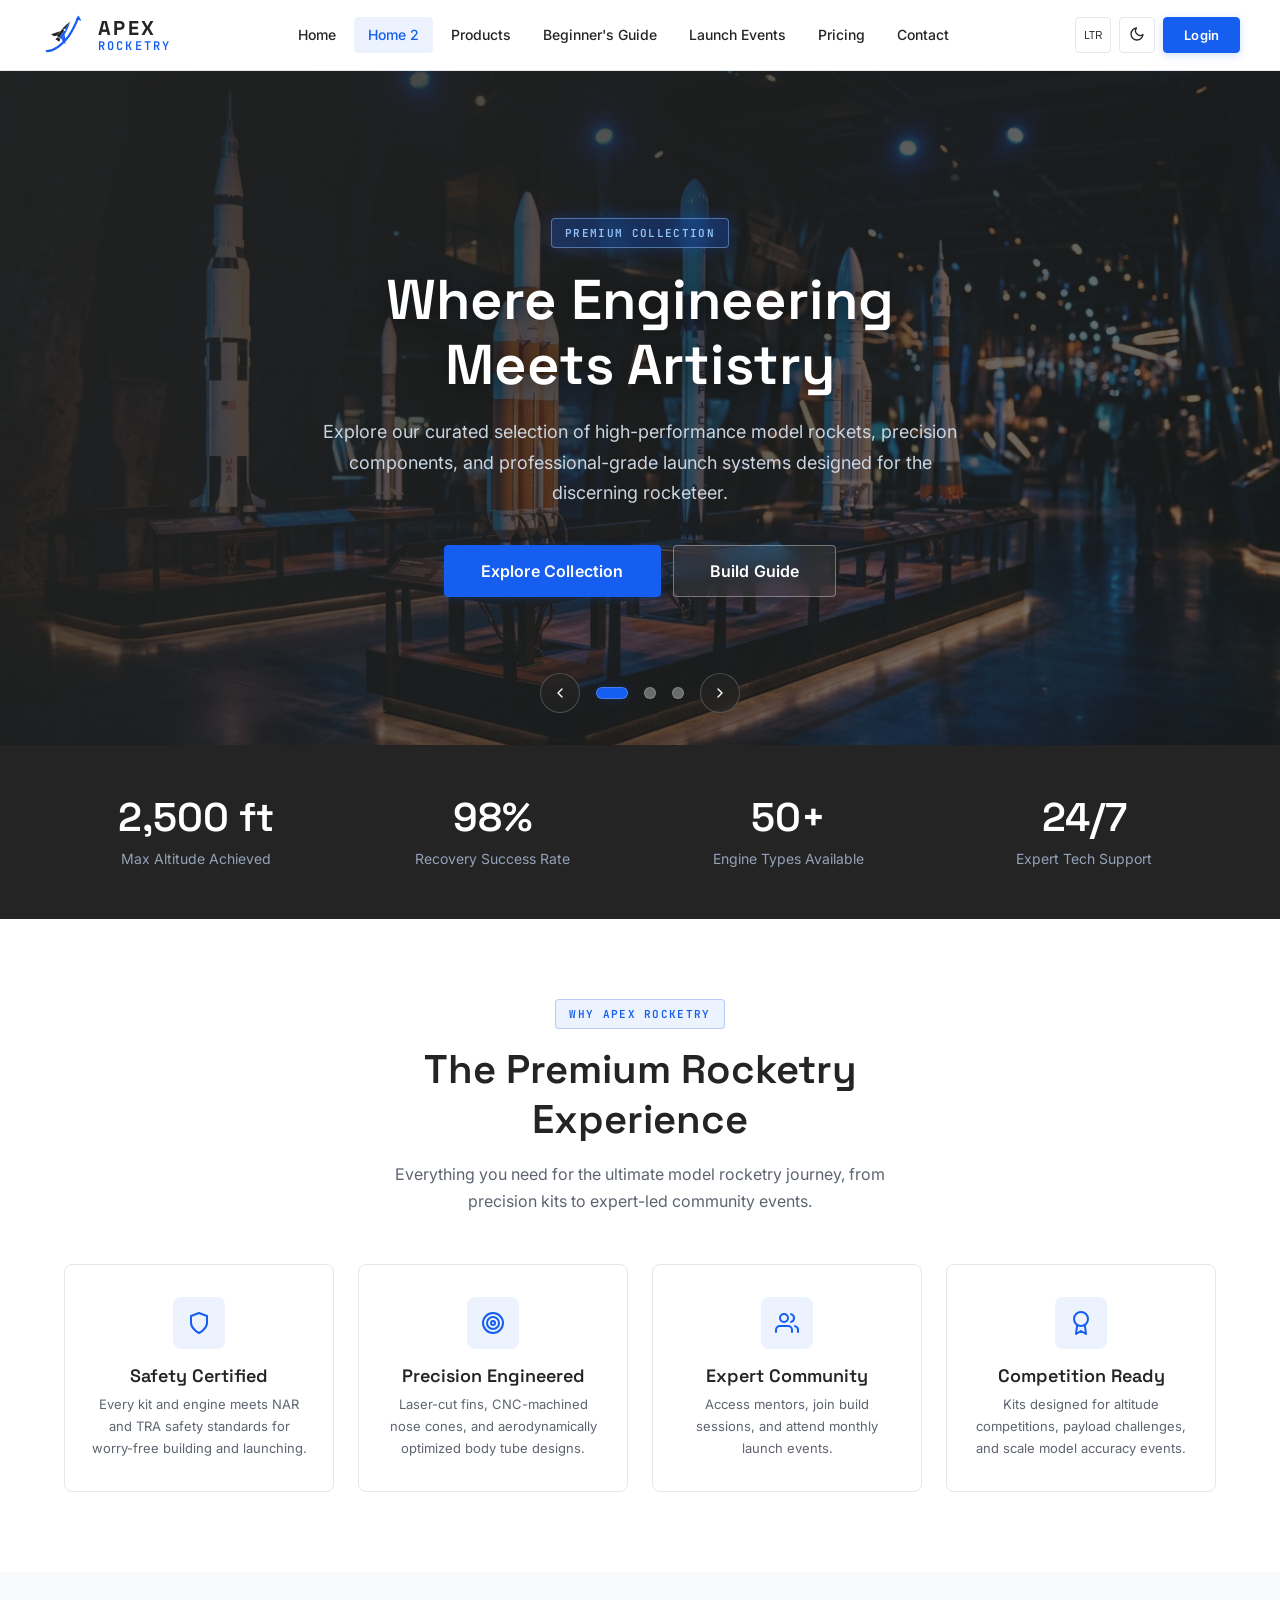
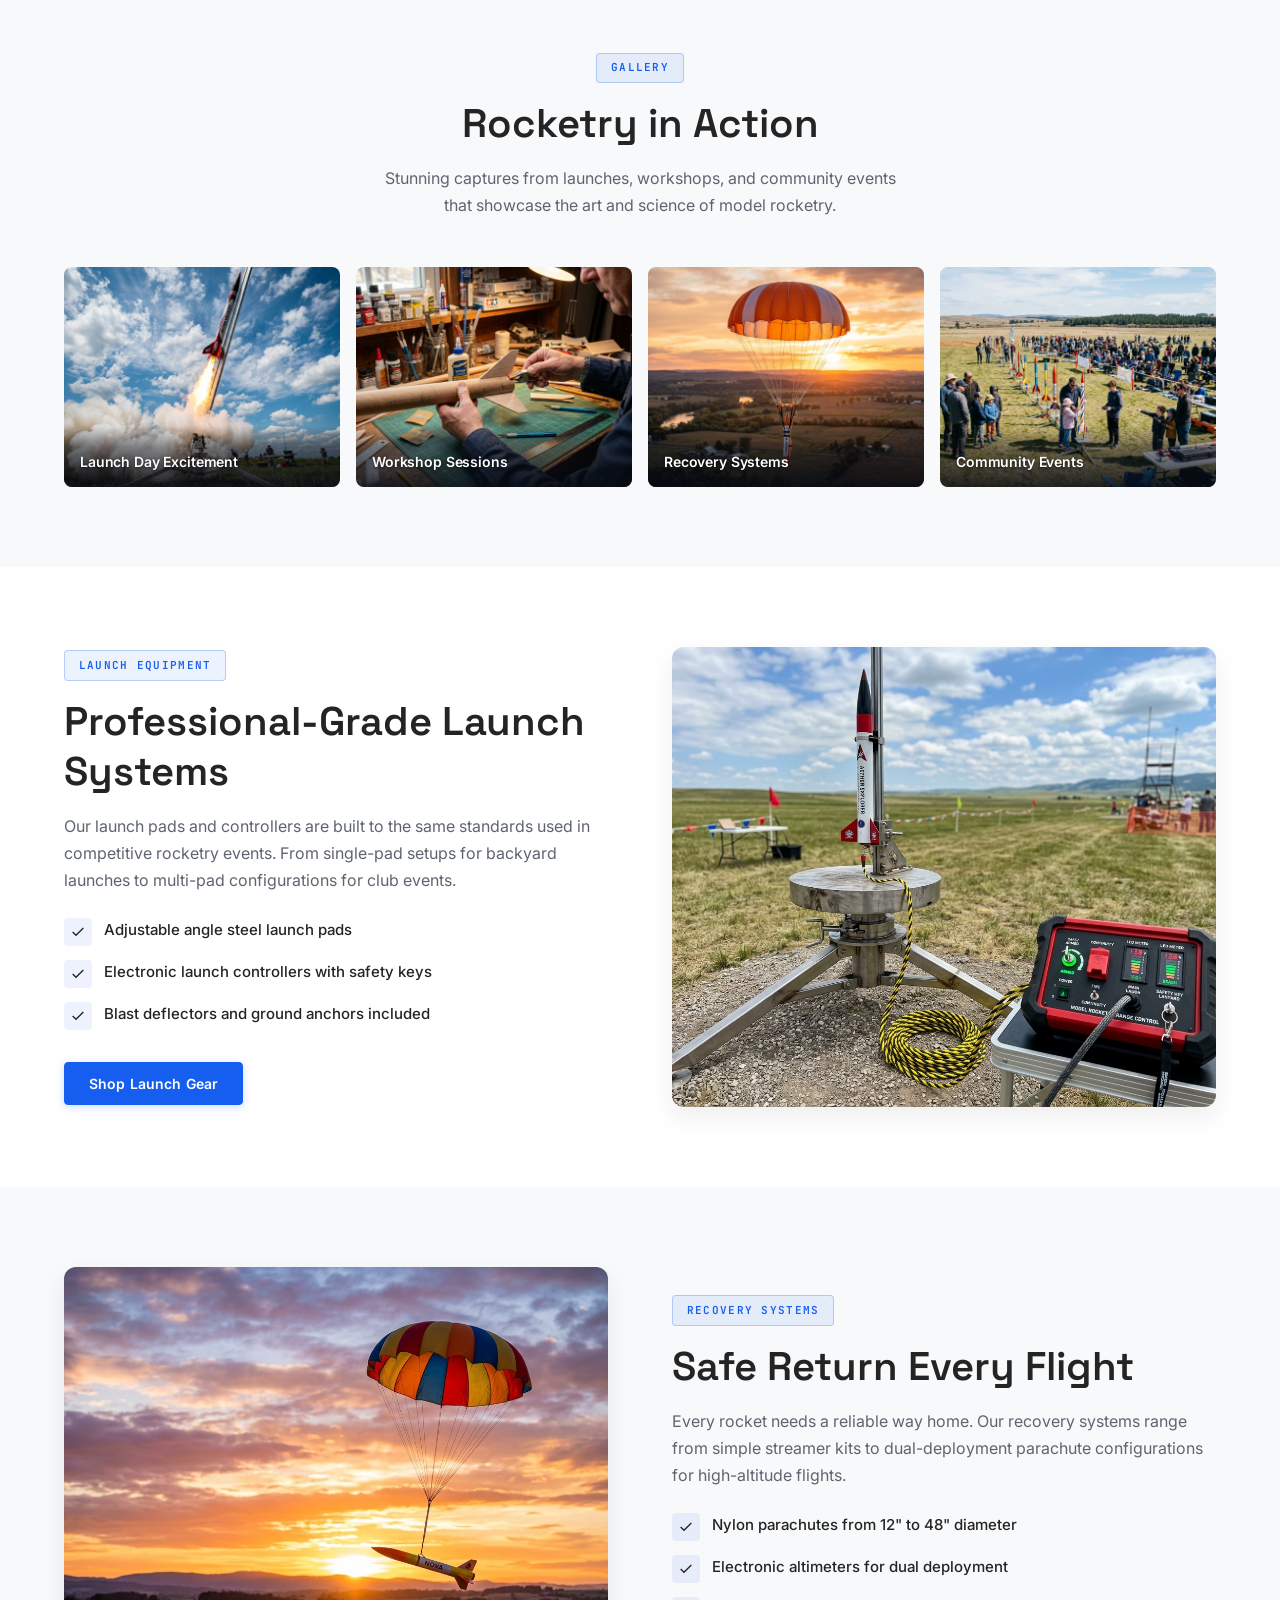
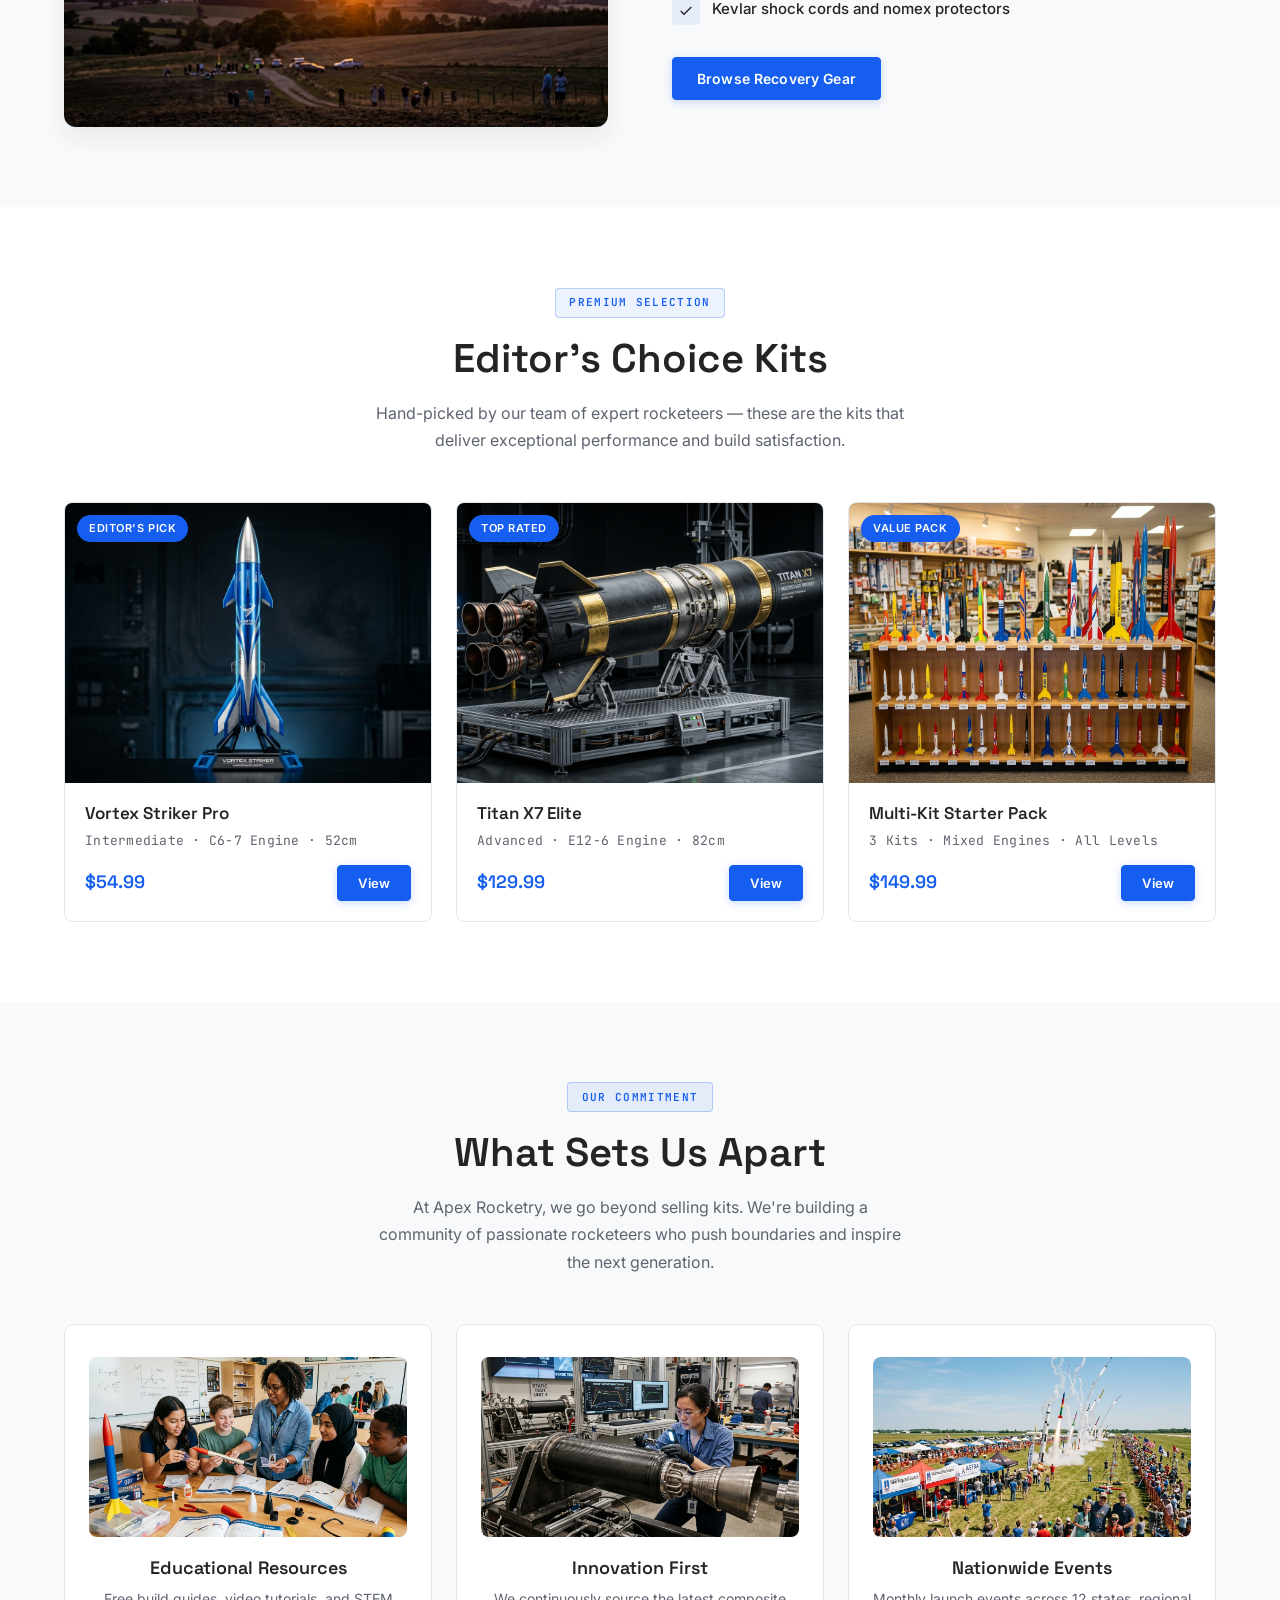
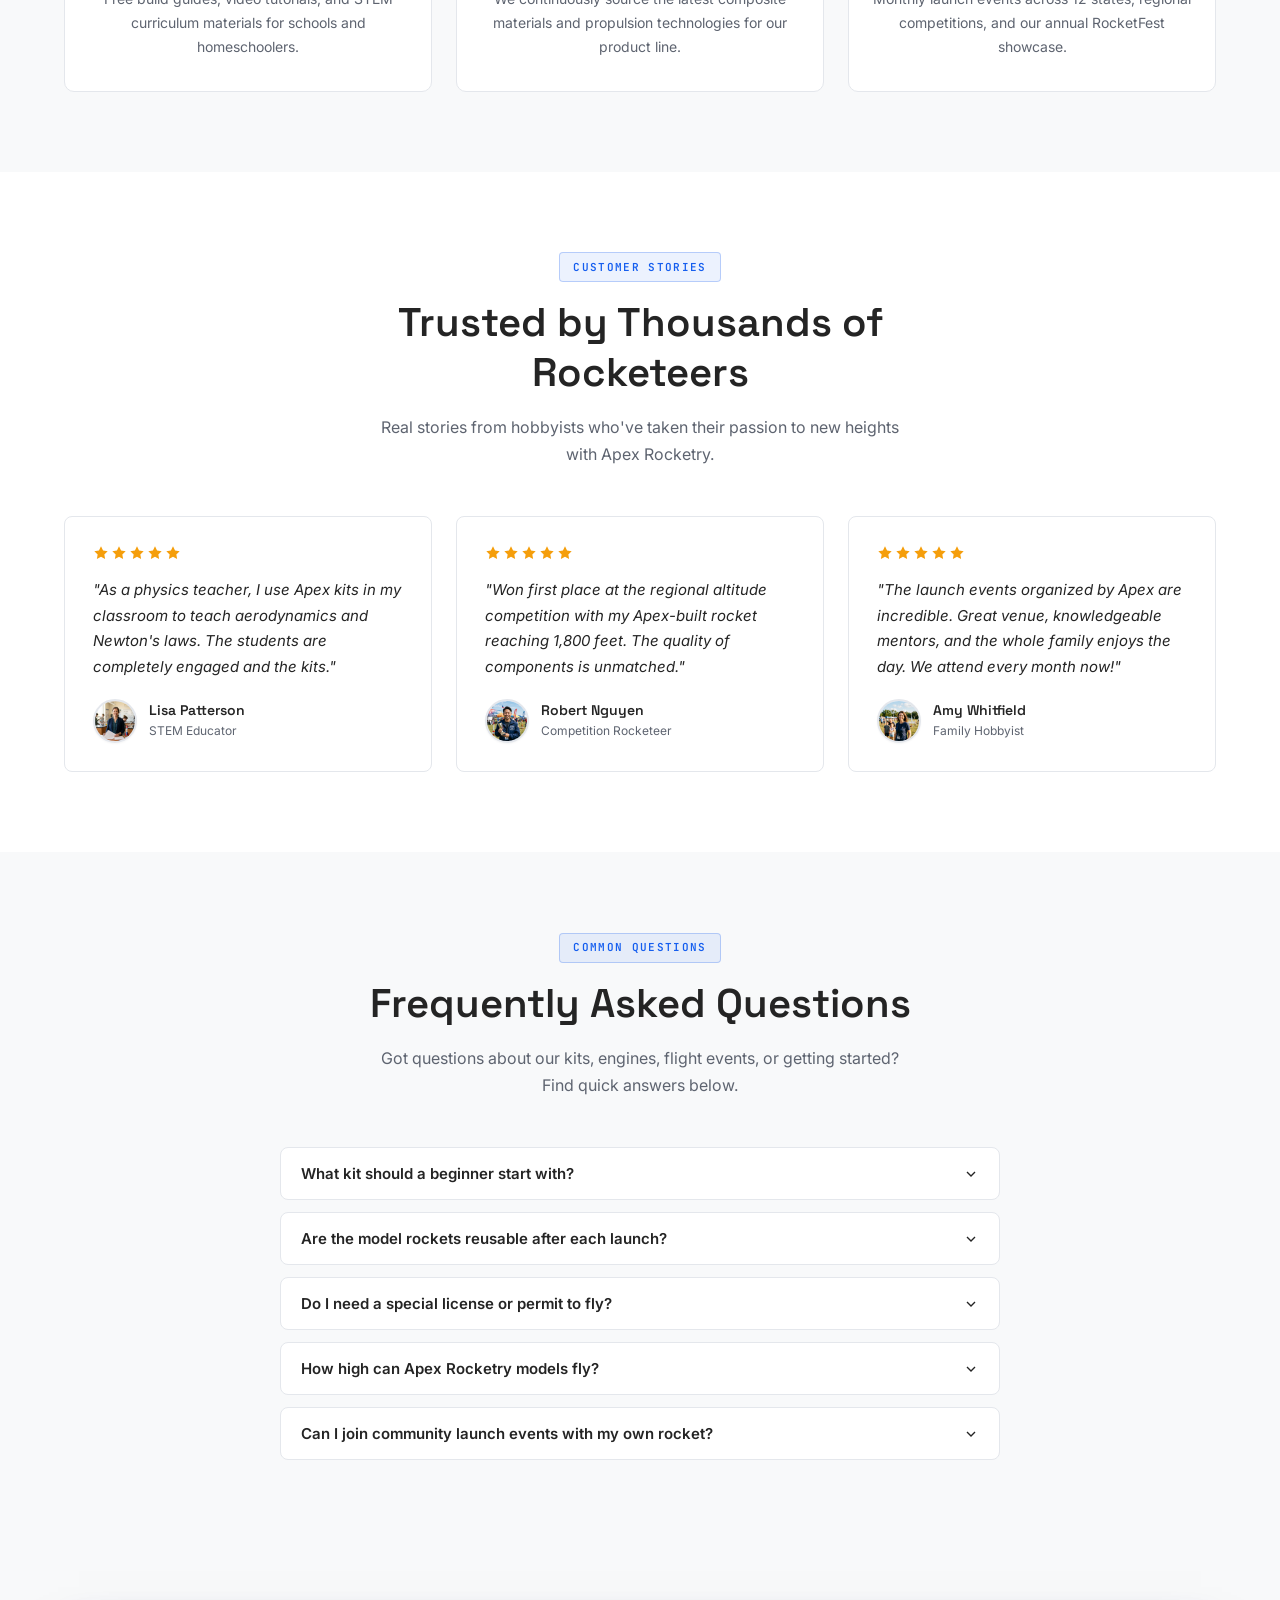
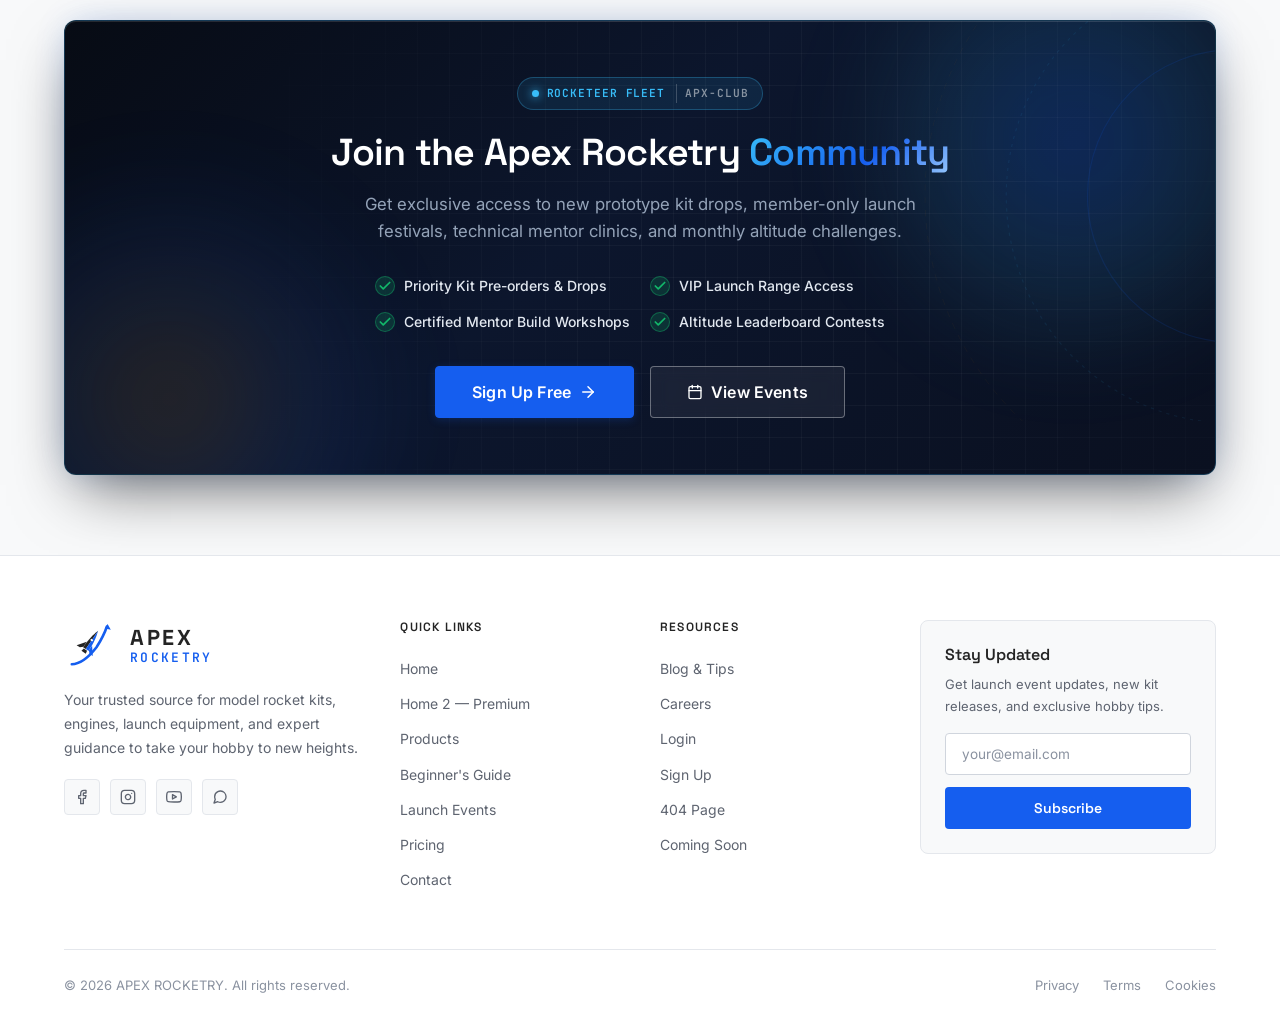
<file: home2.html>
<!DOCTYPE html>
<html lang="en">
<head>
    <meta charset="UTF-8">
    <meta name="viewport" content="width=device-width, initial-scale=1.0">
    <meta name="description" content="Apex Rocketry Premium — Explore our cinematic collection of high-performance model rockets, advanced kits, and elite launch equipment.">
    <title>Apex Rocketry | Premium Collection</title>
    <link rel="icon" href="favicon.svg" type="image/svg+xml">
    <link rel="stylesheet" href="style.css">
    <script src="components.js" defer></script>
</head>
<body>
    <div id="main-nav"></div>

    <!-- ===== CINEMATIC HERO SLIDER ===== -->
    <section class="hero-cinematic" id="hero-section">
        <div class="hero-cinematic-track" id="hero-slides-track">

            <!-- Slide 1: Premium Collection -->
            <div class="hero-slide active">
                <div class="hero-cinematic-bg">
                    <img src="assets/images/hero-premium.jpg" alt="Premium rocket collection showcase">
                    <div class="hero-cinematic-overlay"></div>
                </div>
                <div class="hero-cinematic-content">
                    <span class="section-label">Premium Collection</span>
                    <h1>Where Engineering Meets Artistry</h1>
                    <p>Explore our curated selection of high-performance model rockets, precision components, and professional-grade launch systems designed for the discerning rocketeer.</p>
                    <div class="hero-actions">
                        <a href="products.html" class="btn btn-primary btn-lg">Explore Collection</a>
                        <a href="guide.html" class="btn btn-outline btn-lg">Build Guide</a>
                    </div>
                </div>
            </div>

            <!-- Slide 2: High-Altitude Performance -->
            <div class="hero-slide">
                <div class="hero-cinematic-bg">
                    <img src="assets/images/hero-altitude-flight.jpg" alt="High altitude model rocket launch soaring into the upper atmosphere">
                    <div class="hero-cinematic-overlay"></div>
                </div>
                <div class="hero-cinematic-content">
                    <span class="section-label">High-Altitude Flights</span>
                    <h1>Reach 10,000+ Feet With Certified Motors</h1>
                    <p>Push the boundary of amateur rocketry with composite solid propellants, dual-deploy recovery parachutes, and live GPS telemetry flight avionics.</p>
                    <div class="hero-actions">
                        <a href="events.html" class="btn btn-primary btn-lg">Launch Events</a>
                        <a href="products.html" class="btn btn-outline btn-lg">Flight Telemetry</a>
                    </div>
                </div>
            </div>

            <!-- Slide 3: Aerospace Craftsmanship -->
            <div class="hero-slide">
                <div class="hero-cinematic-bg">
                    <img src="assets/images/hero-aerospace-precision.jpg" alt="Aerospace precision engineering workbench with Apollo-X carbon rocket prototype">
                    <div class="hero-cinematic-overlay"></div>
                </div>
                <div class="hero-cinematic-content">
                    <span class="section-label">Aerospace Grade Kits</span>
                    <h1>Precision Engineered For Every Launch</h1>
                    <p>Laser-cut airframes, CNC-machined aluminum retention, and wind-tunnel tested fin geometry built for record-setting apogees and flawless recovery.</p>
                    <div class="hero-actions">
                        <a href="products.html" class="btn btn-primary btn-lg">Shop Advanced Kits</a>
                        <a href="pricing.html" class="btn btn-outline btn-lg">Club Membership</a>
                    </div>
                </div>
            </div>

        </div>

        <!-- Slider Controls -->
        <div class="hero-cinematic-controls hero-controls">
            <button class="hero-arrow" id="hero-prev" aria-label="Previous slide">
                <svg xmlns="http://www.w3.org/2000/svg" width="16" height="16" viewBox="0 0 24 24" fill="none" stroke="currentColor" stroke-width="2" stroke-linecap="round" stroke-linejoin="round"><polyline points="15 18 9 12 15 6"/></svg>
            </button>
            <button class="hero-dot active" aria-label="Slide 1"></button>
            <button class="hero-dot" aria-label="Slide 2"></button>
            <button class="hero-dot" aria-label="Slide 3"></button>
            <button class="hero-arrow" id="hero-next" aria-label="Next slide">
                <svg xmlns="http://www.w3.org/2000/svg" width="16" height="16" viewBox="0 0 24 24" fill="none" stroke="currentColor" stroke-width="2" stroke-linecap="round" stroke-linejoin="round"><polyline points="9 18 15 12 9 6"/></svg>
            </button>
        </div>
    </section>

    <!-- ===== STATS BAR ===== -->
    <section class="stats-bar">
        <div class="container">
            <div class="stats-grid">
                <div class="stat-item animate-on-scroll">
                    <h3><span data-count="2500" data-suffix=" ft">0</span></h3>
                    <p>Max Altitude Achieved</p>
                </div>
                <div class="stat-item animate-on-scroll">
                    <h3><span data-count="98" data-suffix="%">0</span></h3>
                    <p>Recovery Success Rate</p>
                </div>
                <div class="stat-item animate-on-scroll">
                    <h3><span data-count="50" data-suffix="+">0</span></h3>
                    <p>Engine Types Available</p>
                </div>
                <div class="stat-item animate-on-scroll">
                    <h3><span data-count="24" data-suffix="/7">0</span></h3>
                    <p>Expert Tech Support</p>
                </div>
            </div>
        </div>
    </section>

    <!-- ===== FEATURE BOXES ===== -->
    <section class="section">
        <div class="container">
            <div class="section-header animate-on-scroll">
                <span class="section-label">Why Apex Rocketry</span>
                <h2 class="section-title">The Premium Rocketry Experience</h2>
                <p class="section-desc">Everything you need for the ultimate model rocketry journey, from precision kits to expert-led community events.</p>
            </div>
            <div class="feature-box-grid">
                <div class="feature-box animate-on-scroll">
                    <div class="feature-box-icon">
                        <svg xmlns="http://www.w3.org/2000/svg" width="24" height="24" viewBox="0 0 24 24" fill="none" stroke="currentColor" stroke-width="2" stroke-linecap="round" stroke-linejoin="round"><path d="M12 22s8-4 8-10V5l-8-3-8 3v7c0 6 8 10 8 10z"/></svg>
                    </div>
                    <h4>Safety Certified</h4>
                    <p>Every kit and engine meets NAR and TRA safety standards for worry-free building and launching.</p>
                </div>
                <div class="feature-box animate-on-scroll">
                    <div class="feature-box-icon">
                        <svg xmlns="http://www.w3.org/2000/svg" width="24" height="24" viewBox="0 0 24 24" fill="none" stroke="currentColor" stroke-width="2" stroke-linecap="round" stroke-linejoin="round"><circle cx="12" cy="12" r="10"/><circle cx="12" cy="12" r="6"/><circle cx="12" cy="12" r="2"/></svg>
                    </div>
                    <h4>Precision Engineered</h4>
                    <p>Laser-cut fins, CNC-machined nose cones, and aerodynamically optimized body tube designs.</p>
                </div>
                <div class="feature-box animate-on-scroll">
                    <div class="feature-box-icon">
                        <svg xmlns="http://www.w3.org/2000/svg" width="24" height="24" viewBox="0 0 24 24" fill="none" stroke="currentColor" stroke-width="2" stroke-linecap="round" stroke-linejoin="round"><path d="M17 21v-2a4 4 0 0 0-4-4H5a4 4 0 0 0-4 4v2"/><circle cx="9" cy="7" r="4"/><path d="M23 21v-2a4 4 0 0 0-3-3.87"/><path d="M16 3.13a4 4 0 0 1 0 7.75"/></svg>
                    </div>
                    <h4>Expert Community</h4>
                    <p>Access mentors, join build sessions, and attend monthly launch events.</p>
                </div>
                <div class="feature-box animate-on-scroll">
                    <div class="feature-box-icon">
                        <svg xmlns="http://www.w3.org/2000/svg" width="24" height="24" viewBox="0 0 24 24" fill="none" stroke="currentColor" stroke-width="2" stroke-linecap="round" stroke-linejoin="round"><circle cx="12" cy="8" r="7"/><polyline points="8.21 13.89 7 23 12 20 17 23 15.79 13.88"/></svg>
                    </div>
                    <h4>Competition Ready</h4>
                    <p>Kits designed for altitude competitions, payload challenges, and scale model accuracy events.</p>
                </div>
            </div>
        </div>
    </section>

    <!-- ===== GALLERY SECTION ===== -->
    <section class="section" style="background:var(--bg-surface);">
        <div class="container">
            <div class="section-header animate-on-scroll">
                <span class="section-label">Gallery</span>
                <h2 class="section-title">Rocketry in Action</h2>
                <p class="section-desc">Stunning captures from launches, workshops, and community events that showcase the art and science of model rocketry.</p>
            </div>
            <div class="gallery-row animate-on-scroll">
                <div class="gallery-item">
                    <img src="assets/images/gallery-action-launch.jpg" alt="High velocity model rocket liftoff with fiery plume and smoke">
                    <div class="gallery-item-overlay">Launch Day Excitement</div>
                </div>
                <div class="gallery-item">
                    <img src="assets/images/gallery-action-workshop.jpg" alt="Craftsman rocketeer meticulously gluing balsa fins in workshop">
                    <div class="gallery-item-overlay">Workshop Sessions</div>
                </div>
                <div class="gallery-item">
                    <img src="assets/images/gallery-action-recovery.jpg" alt="Model rocket drifting gracefully under deployed nylon parachute at sunset">
                    <div class="gallery-item-overlay">Recovery Systems</div>
                </div>
                <div class="gallery-item">
                    <img src="assets/images/launch-event.jpg" alt="Community launch event">
                    <div class="gallery-item-overlay">Community Events</div>
                </div>
            </div>
        </div>
    </section>

    <!-- ===== PREMIUM SPLIT — LAUNCH PAD ===== -->
    <section class="section">
        <div class="container">
            <div class="split-section reverse animate-on-scroll">
                <div class="split-image">
                    <img src="assets/images/launch-systems-pro.jpg" alt="Professional model rocketry launch pad system with electronic range controller">
                </div>
                <div class="split-content">
                    <span class="section-label">Launch Equipment</span>
                    <h2>Professional-Grade Launch Systems</h2>
                    <p>Our launch pads and controllers are built to the same standards used in competitive rocketry events. From single-pad setups for backyard launches to multi-pad configurations for club events.</p>
                    <div class="feature-list">
                        <div class="feature-item">
                            <span class="feature-icon"><svg xmlns="http://www.w3.org/2000/svg" width="16" height="16" viewBox="0 0 24 24" fill="none" stroke="currentColor" stroke-width="2"><polyline points="20 6 9 17 4 12"/></svg></span>
                            <span>Adjustable angle steel launch pads</span>
                        </div>
                        <div class="feature-item">
                            <span class="feature-icon"><svg xmlns="http://www.w3.org/2000/svg" width="16" height="16" viewBox="0 0 24 24" fill="none" stroke="currentColor" stroke-width="2"><polyline points="20 6 9 17 4 12"/></svg></span>
                            <span>Electronic launch controllers with safety keys</span>
                        </div>
                        <div class="feature-item">
                            <span class="feature-icon"><svg xmlns="http://www.w3.org/2000/svg" width="16" height="16" viewBox="0 0 24 24" fill="none" stroke="currentColor" stroke-width="2"><polyline points="20 6 9 17 4 12"/></svg></span>
                            <span>Blast deflectors and ground anchors included</span>
                        </div>
                    </div>
                    <a href="products.html" class="btn btn-primary">Shop Launch Gear</a>
                </div>
            </div>
        </div>
    </section>

    <!-- ===== RECOVERY SPLIT (REVERSE) ===== -->
    <section class="section" style="background:var(--bg-surface);">
        <div class="container">
            <div class="split-section reverse animate-on-scroll">
                <div class="split-content">
                    <span class="section-label">Recovery Systems</span>
                    <h2>Safe Return Every Flight</h2>
                    <p>Every rocket needs a reliable way home. Our recovery systems range from simple streamer kits to dual-deployment parachute configurations for high-altitude flights.</p>
                    <div class="feature-list">
                        <div class="feature-item">
                            <span class="feature-icon"><svg xmlns="http://www.w3.org/2000/svg" width="16" height="16" viewBox="0 0 24 24" fill="none" stroke="currentColor" stroke-width="2"><polyline points="20 6 9 17 4 12"/></svg></span>
                            <span>Nylon parachutes from 12" to 48" diameter</span>
                        </div>
                        <div class="feature-item">
                            <span class="feature-icon"><svg xmlns="http://www.w3.org/2000/svg" width="16" height="16" viewBox="0 0 24 24" fill="none" stroke="currentColor" stroke-width="2"><polyline points="20 6 9 17 4 12"/></svg></span>
                            <span>Electronic altimeters for dual deployment</span>
                        </div>
                        <div class="feature-item">
                            <span class="feature-icon"><svg xmlns="http://www.w3.org/2000/svg" width="16" height="16" viewBox="0 0 24 24" fill="none" stroke="currentColor" stroke-width="2"><polyline points="20 6 9 17 4 12"/></svg></span>
                            <span>Kevlar shock cords and nomex protectors</span>
                        </div>
                    </div>
                    <a href="products.html" class="btn btn-primary">Browse Recovery Gear</a>
                </div>
                <div class="split-image">
                    <img src="assets/images/parachute-recovery.jpg" alt="Model rocket descending with parachute at sunset">
                </div>
            </div>
        </div>
    </section>

    <!-- ===== FEATURED PRODUCTS PREMIUM ===== -->
    <section class="section">
        <div class="container">
            <div class="section-header animate-on-scroll">
                <span class="section-label">Premium Selection</span>
                <h2 class="section-title">Editor's Choice Kits</h2>
                <p class="section-desc">Hand-picked by our team of expert rocketeers — these are the kits that deliver exceptional performance and build satisfaction.</p>
            </div>
            <div class="products-grid">
                <div class="product-card animate-on-scroll">
                    <div class="product-card-img">
                        <img src="assets/images/product-vortex-striker.jpg" alt="Vortex Striker Pro aerodynamic model rocket">
                        <span class="product-badge">Editor's Pick</span>
                    </div>
                    <div class="product-card-body">
                        <h4>Vortex Striker Pro</h4>
                        <p class="product-meta">Intermediate · C6-7 Engine · 52cm</p>
                        <div class="product-price-row">
                            <span class="product-price">$54.99</span>
                            <a href="products.html" class="btn btn-primary btn-sm">View</a>
                        </div>
                    </div>
                </div>
                <div class="product-card animate-on-scroll">
                    <div class="product-card-img">
                        <img src="assets/images/product-titan-elite.jpg" alt="Titan X7 Elite multi-stage model rocket">
                        <span class="product-badge">Top Rated</span>
                    </div>
                    <div class="product-card-body">
                        <h4>Titan X7 Elite</h4>
                        <p class="product-meta">Advanced · E12-6 Engine · 82cm</p>
                        <div class="product-price-row">
                            <span class="product-price">$129.99</span>
                            <a href="products.html" class="btn btn-primary btn-sm">View</a>
                        </div>
                    </div>
                </div>
                <div class="product-card animate-on-scroll">
                    <div class="product-card-img">
                        <img src="assets/images/rocket-collection.jpg" alt="Collection starter pack">
                        <span class="product-badge">Value Pack</span>
                    </div>
                    <div class="product-card-body">
                        <h4>Multi-Kit Starter Pack</h4>
                        <p class="product-meta">3 Kits · Mixed Engines · All Levels</p>
                        <div class="product-price-row">
                            <span class="product-price">$149.99</span>
                            <a href="products.html" class="btn btn-primary btn-sm">View</a>
                        </div>
                    </div>
                </div>
            </div>
        </div>
    </section>

    <!-- ===== ICON LIST — VALUES ===== -->
    <section class="section" style="background:var(--bg-surface);">
        <div class="container">
            <div class="section-header animate-on-scroll">
                <span class="section-label">Our Commitment</span>
                <h2 class="section-title">What Sets Us Apart</h2>
                <p class="section-desc">At Apex Rocketry, we go beyond selling kits. We're building a community of passionate rocketeers who push boundaries and inspire the next generation.</p>
            </div>
            <div class="icon-list">
                <div class="icon-list-item animate-on-scroll">
                    <div class="icon-list-img">
                        <img src="assets/images/about-stem-education.jpg" alt="STEM rocketry classroom education and curriculum materials">
                    </div>
                    <h4>Educational Resources</h4>
                    <p>Free build guides, video tutorials, and STEM curriculum materials for schools and homeschoolers.</p>
                </div>
                <div class="icon-list-item animate-on-scroll">
                    <div class="icon-list-img">
                        <img src="assets/images/about-propulsion-tech.jpg" alt="Advanced propulsion laboratory and composite materials research">
                    </div>
                    <h4>Innovation First</h4>
                    <p>We continuously source the latest composite materials and propulsion technologies for our product line.</p>
                </div>
                <div class="icon-list-item animate-on-scroll">
                    <div class="icon-list-img">
                        <img src="assets/images/about-nationwide-events.jpg" alt="Nationwide model rocketry festival and regional launch events">
                    </div>
                    <h4>Nationwide Events</h4>
                    <p>Monthly launch events across 12 states, regional competitions, and our annual RocketFest showcase.</p>
                </div>
            </div>
        </div>
    </section>

    <!-- ===== TESTIMONIALS ===== -->
    <section class="section">
        <div class="container">
            <div class="section-header animate-on-scroll">
                <span class="section-label">Customer Stories</span>
                <h2 class="section-title">Trusted by Thousands of Rocketeers</h2>
                <p class="section-desc">Real stories from hobbyists who've taken their passion to new heights with Apex Rocketry.</p>
            </div>
            <div class="testimonials-grid">
                <div class="testimonial-card animate-on-scroll">
                    <div class="testimonial-stars">
                        <svg xmlns="http://www.w3.org/2000/svg" width="16" height="16" viewBox="0 0 24 24" fill="currentColor"><polygon points="12 2 15.09 8.26 22 9.27 17 14.14 18.18 21.02 12 17.77 5.82 21.02 7 14.14 2 9.27 8.91 8.26 12 2"/></svg>
                        <svg xmlns="http://www.w3.org/2000/svg" width="16" height="16" viewBox="0 0 24 24" fill="currentColor"><polygon points="12 2 15.09 8.26 22 9.27 17 14.14 18.18 21.02 12 17.77 5.82 21.02 7 14.14 2 9.27 8.91 8.26 12 2"/></svg>
                        <svg xmlns="http://www.w3.org/2000/svg" width="16" height="16" viewBox="0 0 24 24" fill="currentColor"><polygon points="12 2 15.09 8.26 22 9.27 17 14.14 18.18 21.02 12 17.77 5.82 21.02 7 14.14 2 9.27 8.91 8.26 12 2"/></svg>
                        <svg xmlns="http://www.w3.org/2000/svg" width="16" height="16" viewBox="0 0 24 24" fill="currentColor"><polygon points="12 2 15.09 8.26 22 9.27 17 14.14 18.18 21.02 12 17.77 5.82 21.02 7 14.14 2 9.27 8.91 8.26 12 2"/></svg>
                        <svg xmlns="http://www.w3.org/2000/svg" width="16" height="16" viewBox="0 0 24 24" fill="currentColor"><polygon points="12 2 15.09 8.26 22 9.27 17 14.14 18.18 21.02 12 17.77 5.82 21.02 7 14.14 2 9.27 8.91 8.26 12 2"/></svg>
                    </div>
                    <p class="testimonial-text">"As a physics teacher, I use Apex kits in my classroom to teach aerodynamics and Newton's laws. The students are completely engaged and the kits."</p>
                    <div class="testimonial-author">
                        <div class="testimonial-avatar">
                            <img src="assets/images/testimonial-lisa.jpg" alt="Lisa Patterson">
                        </div>
                        <div class="testimonial-info">
                            <h4>Lisa Patterson</h4>
                            <p>STEM Educator</p>
                        </div>
                    </div>
                </div>
                <div class="testimonial-card animate-on-scroll">
                    <div class="testimonial-stars">
                        <svg xmlns="http://www.w3.org/2000/svg" width="16" height="16" viewBox="0 0 24 24" fill="currentColor"><polygon points="12 2 15.09 8.26 22 9.27 17 14.14 18.18 21.02 12 17.77 5.82 21.02 7 14.14 2 9.27 8.91 8.26 12 2"/></svg>
                        <svg xmlns="http://www.w3.org/2000/svg" width="16" height="16" viewBox="0 0 24 24" fill="currentColor"><polygon points="12 2 15.09 8.26 22 9.27 17 14.14 18.18 21.02 12 17.77 5.82 21.02 7 14.14 2 9.27 8.91 8.26 12 2"/></svg>
                        <svg xmlns="http://www.w3.org/2000/svg" width="16" height="16" viewBox="0 0 24 24" fill="currentColor"><polygon points="12 2 15.09 8.26 22 9.27 17 14.14 18.18 21.02 12 17.77 5.82 21.02 7 14.14 2 9.27 8.91 8.26 12 2"/></svg>
                        <svg xmlns="http://www.w3.org/2000/svg" width="16" height="16" viewBox="0 0 24 24" fill="currentColor"><polygon points="12 2 15.09 8.26 22 9.27 17 14.14 18.18 21.02 12 17.77 5.82 21.02 7 14.14 2 9.27 8.91 8.26 12 2"/></svg>
                        <svg xmlns="http://www.w3.org/2000/svg" width="16" height="16" viewBox="0 0 24 24" fill="currentColor"><polygon points="12 2 15.09 8.26 22 9.27 17 14.14 18.18 21.02 12 17.77 5.82 21.02 7 14.14 2 9.27 8.91 8.26 12 2"/></svg>
                    </div>
                    <p class="testimonial-text">"Won first place at the regional altitude competition with my Apex-built rocket reaching 1,800 feet. The quality of components is unmatched."</p>
                    <div class="testimonial-author">
                        <div class="testimonial-avatar">
                            <img src="assets/images/testimonial-robert.jpg" alt="Robert Nguyen">
                        </div>
                        <div class="testimonial-info">
                            <h4>Robert Nguyen</h4>
                            <p>Competition Rocketeer</p>
                        </div>
                    </div>
                </div>
                <div class="testimonial-card animate-on-scroll">
                    <div class="testimonial-stars">
                        <svg xmlns="http://www.w3.org/2000/svg" width="16" height="16" viewBox="0 0 24 24" fill="currentColor"><polygon points="12 2 15.09 8.26 22 9.27 17 14.14 18.18 21.02 12 17.77 5.82 21.02 7 14.14 2 9.27 8.91 8.26 12 2"/></svg>
                        <svg xmlns="http://www.w3.org/2000/svg" width="16" height="16" viewBox="0 0 24 24" fill="currentColor"><polygon points="12 2 15.09 8.26 22 9.27 17 14.14 18.18 21.02 12 17.77 5.82 21.02 7 14.14 2 9.27 8.91 8.26 12 2"/></svg>
                        <svg xmlns="http://www.w3.org/2000/svg" width="16" height="16" viewBox="0 0 24 24" fill="currentColor"><polygon points="12 2 15.09 8.26 22 9.27 17 14.14 18.18 21.02 12 17.77 5.82 21.02 7 14.14 2 9.27 8.91 8.26 12 2"/></svg>
                        <svg xmlns="http://www.w3.org/2000/svg" width="16" height="16" viewBox="0 0 24 24" fill="currentColor"><polygon points="12 2 15.09 8.26 22 9.27 17 14.14 18.18 21.02 12 17.77 5.82 21.02 7 14.14 2 9.27 8.91 8.26 12 2"/></svg>
                        <svg xmlns="http://www.w3.org/2000/svg" width="16" height="16" viewBox="0 0 24 24" fill="currentColor"><polygon points="12 2 15.09 8.26 22 9.27 17 14.14 18.18 21.02 12 17.77 5.82 21.02 7 14.14 2 9.27 8.91 8.26 12 2"/></svg>
                    </div>
                    <p class="testimonial-text">"The launch events organized by Apex are incredible. Great venue, knowledgeable mentors, and the whole family enjoys the day. We attend every month now!"</p>
                    <div class="testimonial-author">
                        <div class="testimonial-avatar">
                            <img src="assets/images/testimonial-amy.jpg" alt="Amy Whitfield">
                        </div>
                        <div class="testimonial-info">
                            <h4>Amy Whitfield</h4>
                            <p>Family Hobbyist</p>
                        </div>
                    </div>
                </div>
            </div>
        </div>
    </section>

    <!-- ===== FAQ SECTION ===== -->
    <section class="section" id="faq-section" style="background:var(--bg-surface);">
        <div class="container">
            <div class="section-header animate-on-scroll">
                <span class="section-label">Common Questions</span>
                <h2 class="section-title">Frequently Asked Questions</h2>
                <p class="section-desc">Got questions about our kits, engines, flight events, or getting started? Find quick answers below.</p>
            </div>
            <div class="faq-list">
                <div class="faq-item animate-on-scroll">
                    <button class="faq-trigger" onclick="toggleFAQ(this)">
                        What kit should a beginner start with?
                        <svg xmlns="http://www.w3.org/2000/svg" width="16" height="16" viewBox="0 0 24 24" fill="none" stroke="currentColor" stroke-width="2"><polyline points="6 9 12 15 18 9"/></svg>
                    </button>
                    <div class="faq-answer"><p>We recommend starting with our Skill Level 1 starter kits, such as the Alpha Scout or Starter Flight Pack. These feature snap-fit plastic fins, pre-colored components, complete launch controllers, and illustrated step-by-step guides ideal for builders ages 10 and up.</p></div>
                </div>
                <div class="faq-item animate-on-scroll">
                    <button class="faq-trigger" onclick="toggleFAQ(this)">
                        Are the model rockets reusable after each launch?
                        <svg xmlns="http://www.w3.org/2000/svg" width="16" height="16" viewBox="0 0 24 24" fill="none" stroke="currentColor" stroke-width="2"><polyline points="6 9 12 15 18 9"/></svg>
                    </button>
                    <div class="faq-answer"><p>Yes, all our rockets are designed for repeated flights. After landing via parachute or streamer, you simply inspect the body tube and fins, install fresh recovery wadding, insert a new single-use rocket engine and igniter, and you're ready for your next liftoff.</p></div>
                </div>
                <div class="faq-item animate-on-scroll">
                    <button class="faq-trigger" onclick="toggleFAQ(this)">
                        Do I need a special license or permit to fly?
                        <svg xmlns="http://www.w3.org/2000/svg" width="16" height="16" viewBox="0 0 24 24" fill="none" stroke="currentColor" stroke-width="2"><polyline points="6 9 12 15 18 9"/></svg>
                    </button>
                    <div class="faq-answer"><p>Standard low-power rockets (using Class A through D motors) require no license or FAA waiver when launched in accordance with the NAR Model Rocket Safety Code. For high-power rockets (Class H and above), NAR or Tripoli certification is required, which our flight mentors can assist you with.</p></div>
                </div>
                <div class="faq-item animate-on-scroll">
                    <button class="faq-trigger" onclick="toggleFAQ(this)">
                        How high can Apex Rocketry models fly?
                        <svg xmlns="http://www.w3.org/2000/svg" width="16" height="16" viewBox="0 0 24 24" fill="none" stroke="currentColor" stroke-width="2"><polyline points="6 9 12 15 18 9"/></svg>
                    </button>
                    <div class="faq-answer"><p>Altitude depends on the rocket design and motor class. Starter kits typically reach 300 to 800 feet, intermediate aerodynamic rockets achieve 1,000 to 2,000 feet, while our advanced composite and multi-stage models can soar beyond 3,500 feet into the sky.</p></div>
                </div>
                <div class="faq-item animate-on-scroll">
                    <button class="faq-trigger" onclick="toggleFAQ(this)">
                        Can I join community launch events with my own rocket?
                        <svg xmlns="http://www.w3.org/2000/svg" width="16" height="16" viewBox="0 0 24 24" fill="none" stroke="currentColor" stroke-width="2"><polyline points="6 9 12 15 18 9"/></svg>
                    </button>
                    <div class="faq-answer"><p>Yes! Our organized community launch days welcome hobbyists of all experience levels. We supply electronic launch racks, launch pads, range safety officers, and flight guidance. You can bring any NAR-compliant rocket to fly on our dedicated flight ranges.</p></div>
                </div>
            </div>
        </div>
    </section>

    <!-- ===== CTA BANNER ===== -->
    <section class="section cta-section-wrap" style="background:var(--bg-surface);">
        <div class="container">
            <div class="cta-banner animate-on-scroll">
                <!-- Background Aerospace Atmosphere & Grid -->
                <div class="cta-bg-fx" aria-hidden="true">
                    <div class="cta-glow cta-glow-top"></div>
                    <div class="cta-glow cta-glow-bottom"></div>
                    <div class="cta-grid-lines"></div>
                    <svg class="cta-orbital-arcs" viewBox="0 0 800 400" fill="none" xmlns="http://www.w3.org/2000/svg">
                        <circle cx="700" cy="200" r="280" stroke="rgba(56, 189, 248, 0.12)" stroke-width="1.5" stroke-dasharray="4 6"/>
                        <circle cx="700" cy="200" r="180" stroke="rgba(21, 94, 239, 0.2)" stroke-width="1.5"/>
                        <circle cx="700" cy="200" r="380" stroke="rgba(245, 158, 11, 0.08)" stroke-width="1" stroke-dasharray="8 8"/>
                    </svg>
                </div>

                <div class="cta-content-grid cta-content-centered">
                    <!-- Left: Content & Action -->
                    <div class="cta-main">
                        <div class="cta-badge">
                            <span class="cta-badge-beacon"></span>
                            <span class="cta-badge-text">ROCKETEER FLEET</span>
                            <span class="cta-badge-code">APX-CLUB</span>
                        </div>
                        <h2>Join the Apex Rocketry <span class="cta-title-highlight">Community</span></h2>
                        <p>Get exclusive access to new prototype kit drops, member-only launch festivals, technical mentor clinics, and monthly altitude challenges.</p>
                        
                        <!-- Value Perks -->
                        <div class="cta-perks-list">
                            <div class="cta-perk">
                                <span class="cta-perk-icon">
                                    <svg xmlns="http://www.w3.org/2000/svg" width="14" height="14" viewBox="0 0 24 24" fill="none" stroke="currentColor" stroke-width="3" stroke-linecap="round" stroke-linejoin="round"><polyline points="20 6 9 17 4 12"/></svg>
                                </span>
                                <span>Priority Kit Pre-orders & Drops</span>
                            </div>
                            <div class="cta-perk">
                                <span class="cta-perk-icon">
                                    <svg xmlns="http://www.w3.org/2000/svg" width="14" height="14" viewBox="0 0 24 24" fill="none" stroke="currentColor" stroke-width="3" stroke-linecap="round" stroke-linejoin="round"><polyline points="20 6 9 17 4 12"/></svg>
                                </span>
                                <span>VIP Launch Range Access</span>
                            </div>
                            <div class="cta-perk">
                                <span class="cta-perk-icon">
                                    <svg xmlns="http://www.w3.org/2000/svg" width="14" height="14" viewBox="0 0 24 24" fill="none" stroke="currentColor" stroke-width="3" stroke-linecap="round" stroke-linejoin="round"><polyline points="20 6 9 17 4 12"/></svg>
                                </span>
                                <span>Certified Mentor Build Workshops</span>
                            </div>
                            <div class="cta-perk">
                                <span class="cta-perk-icon">
                                    <svg xmlns="http://www.w3.org/2000/svg" width="14" height="14" viewBox="0 0 24 24" fill="none" stroke="currentColor" stroke-width="3" stroke-linecap="round" stroke-linejoin="round"><polyline points="20 6 9 17 4 12"/></svg>
                                </span>
                                <span>Altitude Leaderboard Contests</span>
                            </div>
                        </div>

                        <div class="cta-actions">
                            <a href="signup.html" class="btn btn-primary btn-lg cta-btn-glow">
                                <span>Sign Up Free</span>
                                <svg xmlns="http://www.w3.org/2000/svg" width="18" height="18" viewBox="0 0 24 24" fill="none" stroke="currentColor" stroke-width="2" stroke-linecap="round" stroke-linejoin="round"><line x1="5" y1="12" x2="19" y2="12"/><polyline points="12 5 19 12 12 19"/></svg>
                            </a>
                            <a href="events.html" class="btn btn-outline btn-lg cta-btn-secondary">
                                <svg xmlns="http://www.w3.org/2000/svg" width="16" height="16" viewBox="0 0 24 24" fill="none" stroke="currentColor" stroke-width="2" stroke-linecap="round" stroke-linejoin="round"><rect x="3" y="4" width="18" height="18" rx="2" ry="2"/><line x1="16" y1="2" x2="16" y2="6"/><line x1="8" y1="2" x2="8" y2="6"/><line x1="3" y1="10" x2="21" y2="10"/></svg>
                                <span>View Events</span>
                            </a>
                        </div>
                    </div>
                </div>
            </div>
        </div>
    </section>

    <div id="main-footer"></div>
</body>
</html>
</file>
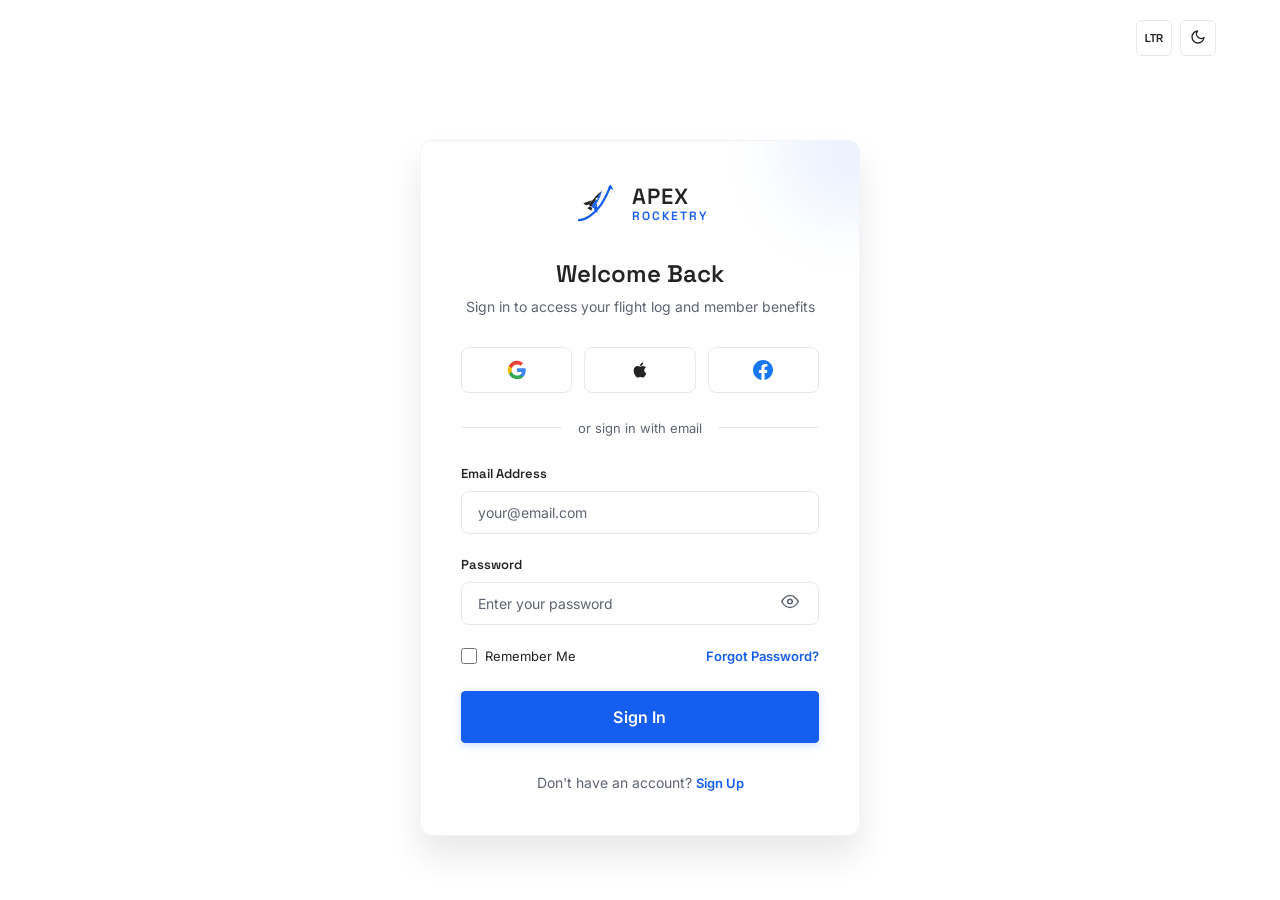
<file: login.html>
<!DOCTYPE html>
<html lang="en" id="root-html">
<head>
    <meta charset="UTF-8">
    <meta name="viewport" content="width=device-width, initial-scale=1.0">
    <meta name="description" content="Sign in to your Apex Rocketry account to manage orders, track flight telemetry, and register for launch events.">
    <title>Login | Apex Rocketry — Model Rocketry Hobby Store</title>
    <link rel="icon" type="image/svg+xml" href="favicon.svg">
    <link rel="stylesheet" href="style.css">
</head>
<body class="auth-page">

<!-- Top Bar -->
<div class="auth-topbar">
    <div class="auth-topbar-actions" style="display:flex;gap:0.5rem;">
        <button onclick="toggleDir()" class="auth-toggle-btn" title="Toggle Direction">
            <span class="dir-label" style="font-size:0.625rem;font-weight:600;">LTR</span>
        </button>
        <button onclick="toggleTheme()" class="auth-toggle-btn" title="Toggle Theme" aria-label="Toggle dark mode">
            <span class="theme-icon-wrap"><svg xmlns="http://www.w3.org/2000/svg" width="16" height="16" viewBox="0 0 24 24" fill="none" stroke="currentColor" stroke-width="2" stroke-linecap="round" stroke-linejoin="round"><path d="M21 12.79A9 9 0 1 1 11.21 3 7 7 0 0 0 21 12.79z"/></svg></span>
        </button>
    </div>
</div>

<!-- Card -->
<main style="flex:1;display:flex;align-items:center;justify-content:center;padding:1rem;">
    <div class="auth-card">
        <!-- Decorative orb -->
        <div style="position:absolute;top:-60px;right:-60px;width:140px;height:140px;background:rgba(21,94,239,0.08);border-radius:50%;filter:blur(30px);pointer-events:none;"></div>

        <!-- Logo -->
        <a href="index.html" class="auth-logo" aria-label="Apex Rocketry Home">
            <svg xmlns="http://www.w3.org/2000/svg" viewBox="0 0 40 40" width="46" height="46" class="nav-logo-svg" style="width:46px;height:46px;display:block;flex-shrink:0;">
                <path d="M 6 34 C 11 34 18 30 25 21 C 28.5 15.5 31.5 9.5 33 5" fill="none" stroke="#155EEF" stroke-width="2" stroke-linecap="round"/>
                <polygon points="33.5,3 36,7.5 31.5,6.5" fill="#155EEF"/>
                <g transform="translate(19, 19) rotate(34) translate(-19, -19)">
                    <path d="M 19 6 C 17.5 11 16.5 15 16.5 23 L 19 23 Z" class="logo-mark-graphite" fill="currentColor"/>
                    <path d="M 19 6 C 20.5 11 21.5 15 21.5 23 L 19 23 Z" fill="#155EEF"/>
                    <polygon points="16.5,18 11.5,24.5 14.5,24.5 16.5,22.5" class="logo-mark-graphite" fill="currentColor"/>
                    <polygon points="21.5,18 26.5,24.5 23.5,24.5 21.5,22.5" fill="#155EEF"/>
                    <polygon points="17.5,23.5 17,26 21,26 20.5,23.5" class="logo-mark-graphite" fill="currentColor"/>
                    <rect x="18" y="14" width="2" height="1.5" rx="0.5" fill="#FFFFFF"/>
                </g>
            </svg>
            <div class="auth-logo-text">
                <span class="brand-top">APEX</span>
                <span class="brand-bottom">Rocketry</span>
            </div>
        </a>

        <!-- Header -->
        <div style="text-align:center;margin-bottom:1.75rem;">
            <h1 style="font-size:1.5rem;margin-bottom:0.375rem;">Welcome Back</h1>
            <p style="font-size:0.875rem;color:var(--text-muted);">Sign in to access your flight log and member benefits</p>
        </div>

        <!-- Social Login -->
        <div class="social-login-grid">
            <button class="social-btn" title="Sign in with Google" type="button">
                <svg width="20" height="20" viewBox="0 0 24 24"><path d="M22.56 12.25c0-.78-.07-1.53-.2-2.25H12v4.26h5.92a5.06 5.06 0 01-2.2 3.32v2.77h3.57c2.08-1.92 3.28-4.74 3.28-8.1z" fill="#4285F4"/><path d="M12 23c2.97 0 5.46-.98 7.28-2.66l-3.57-2.77c-.98.66-2.23 1.06-3.71 1.06-2.86 0-5.29-1.93-6.16-4.53H2.18v2.84C3.99 20.53 7.7 23 12 23z" fill="#34A853"/><path d="M5.84 14.09c-.22-.66-.35-1.36-.35-2.09s.13-1.43.35-2.09V7.07H2.18C1.43 8.55 1 10.22 1 12s.43 3.45 1.18 4.93l2.85-2.22.81-.62z" fill="#FBBC05"/><path d="M12 5.38c1.62 0 3.06.56 4.21 1.64l3.15-3.15C17.45 2.09 14.97 1 12 1 7.7 1 3.99 3.47 2.18 7.07l3.66 2.84c.87-2.6 3.3-4.53 6.16-4.53z" fill="#EA4335"/></svg>
            </button>
            <button class="social-btn" title="Sign in with Apple" type="button">
                <svg width="20" height="20" viewBox="0 0 24 24" fill="currentColor"><path d="M17.05 20.28c-.98.95-2.05.88-3.08.4-1.09-.5-2.08-.48-3.24 0-1.44.62-2.2.44-3.06-.4C2.79 15.25 3.51 7.59 9.05 7.31c1.35.07 2.29.74 3.08.8 1.18-.24 2.31-.93 3.57-.84 1.51.12 2.65.72 3.4 1.8-3.12 1.87-2.38 5.98.48 7.13-.57 1.5-1.31 2.99-2.54 4.09zM12.03 7.25c-.15-2.23 1.66-4.07 3.74-4.25.29 2.58-2.34 4.5-3.74 4.25z"/></svg>
            </button>
            <button class="social-btn" title="Sign in with Facebook" type="button">
                <svg width="20" height="20" viewBox="0 0 24 24" fill="#1877F2"><path d="M24 12.073c0-6.627-5.373-12-12-12s-12 5.373-12 12c0 5.99 4.388 10.954 10.125 11.854v-8.385H7.078v-3.47h3.047V9.43c0-3.007 1.792-4.669 4.533-4.669 1.312 0 2.686.235 2.686.235v2.953H15.83c-1.491 0-1.956.925-1.956 1.874v2.25h3.328l-.532 3.47h-2.796v8.385C19.612 23.027 24 18.062 24 12.073z"/></svg>
            </button>
        </div>

        <!-- Divider -->
        <div class="divider">or sign in with email</div>

        <!-- Form -->
        <form onsubmit="event.preventDefault(); alert('Login successful!'); window.location.href='index.html';" id="login-form">
            <div class="form-group">
                <label class="form-label" for="login-email">Email Address</label>
                <input type="email" id="login-email" class="form-input" placeholder="your@email.com" required>
            </div>
            <div class="form-group">
                <label class="form-label" for="login-password">Password</label>
                <div class="password-wrapper">
                    <input type="password" id="login-password" class="form-input" placeholder="Enter your password" required>
                    <button type="button" class="password-toggle" onclick="togglePasswordVisibility('login-password', this)" aria-label="Toggle password visibility">
                        <span class="pw-icon"><svg xmlns="http://www.w3.org/2000/svg" width="18" height="18" viewBox="0 0 24 24" fill="none" stroke="currentColor" stroke-width="2" stroke-linecap="round" stroke-linejoin="round"><path d="M1 12s4-8 11-8 11 8 11 8-4 8-11 8-11-8-11-8z"/><circle cx="12" cy="12" r="3"/></svg></span>
                    </button>
                </div>
            </div>
            <div style="display:flex;align-items:center;justify-content:space-between;margin-bottom:1.5rem;flex-wrap:wrap;gap:0.5rem;">
                <div class="checkbox-wrapper">
                    <input type="checkbox" id="remember-me">
                    <label for="remember-me">Remember Me</label>
                </div>
                <a href="#" class="link-primary">Forgot Password?</a>
            </div>
            <button type="submit" class="btn btn-primary w-full btn-lg">Sign In</button>
        </form>

        <!-- Footer link -->
        <p style="text-align:center;margin-top:1.75rem;font-size:0.875rem;color:var(--text-muted);">
            Don't have an account? <a href="signup.html" class="link-primary">Sign Up</a>
        </p>
    </div>
</main>

<script src="components.js"></script>
<script>
    document.addEventListener('DOMContentLoaded', function() {
        initAuthPage();
    });
</script>
</body>
</html>
</file>
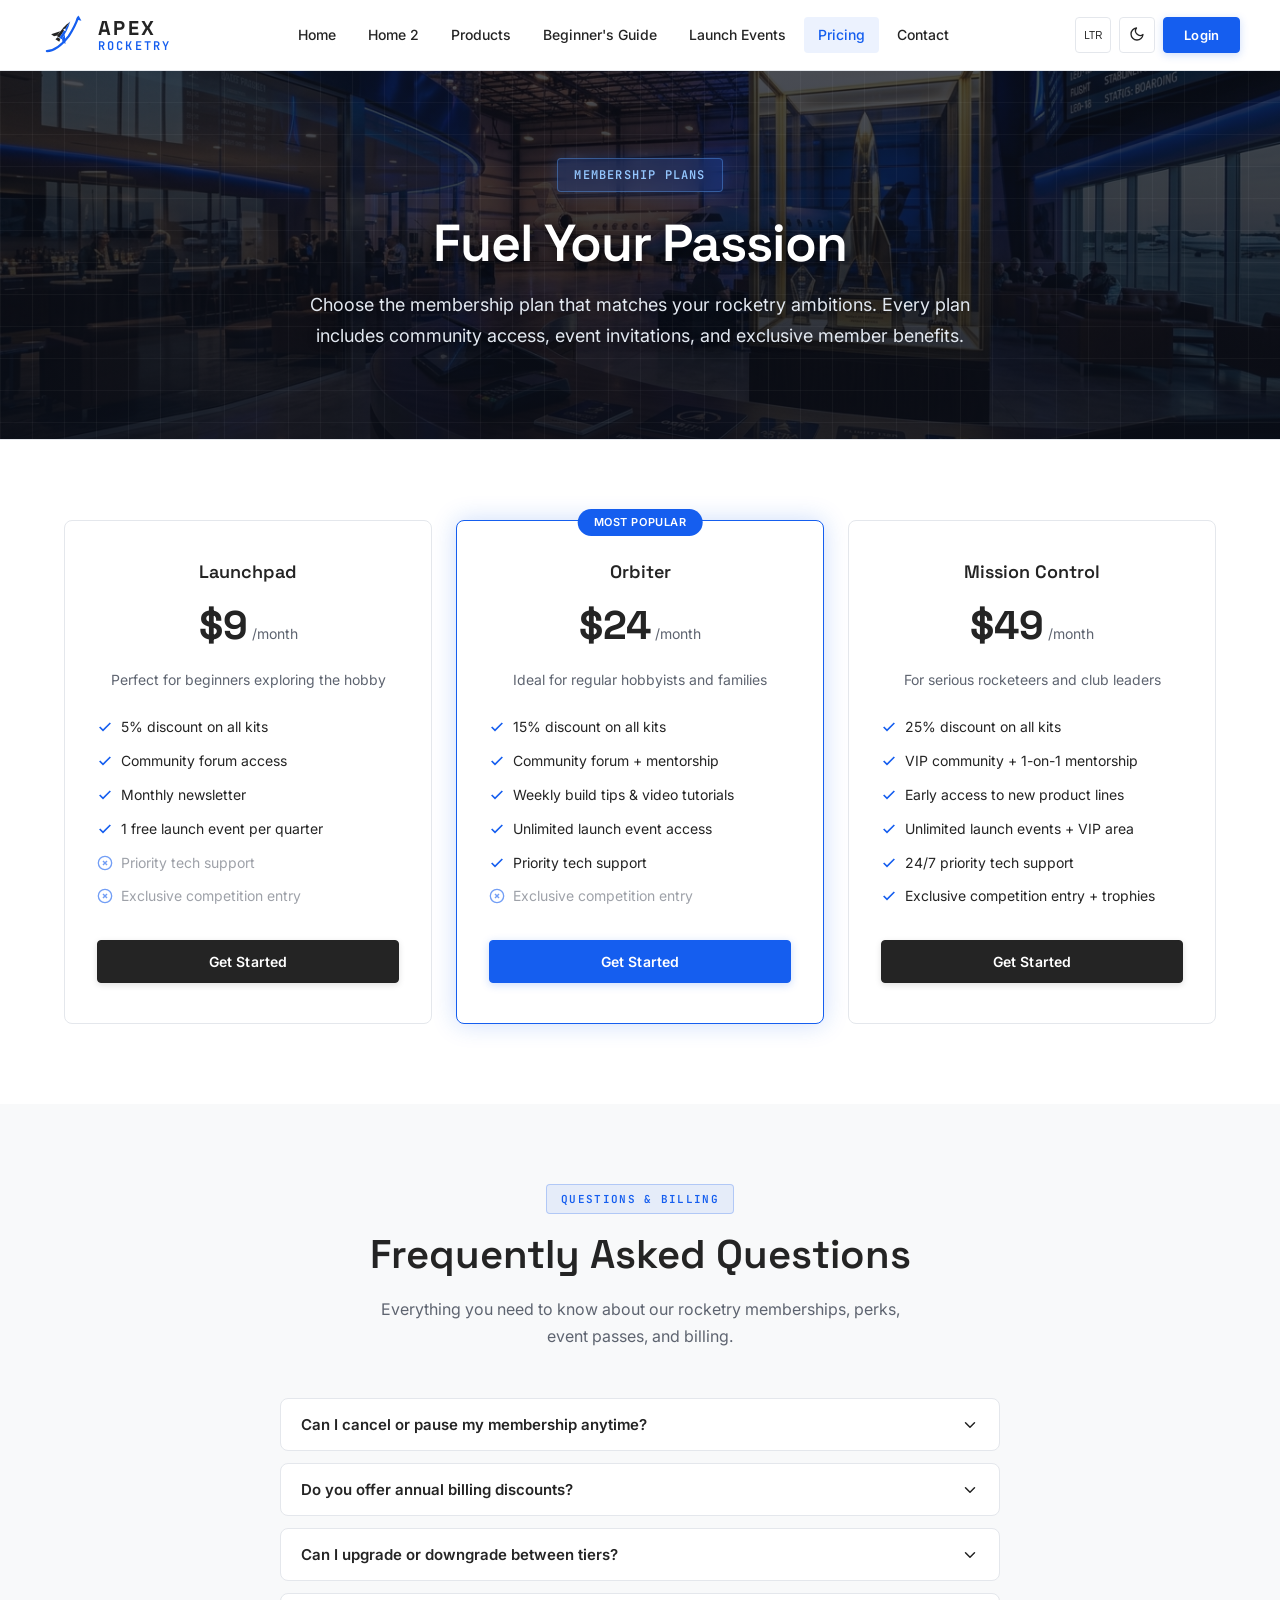
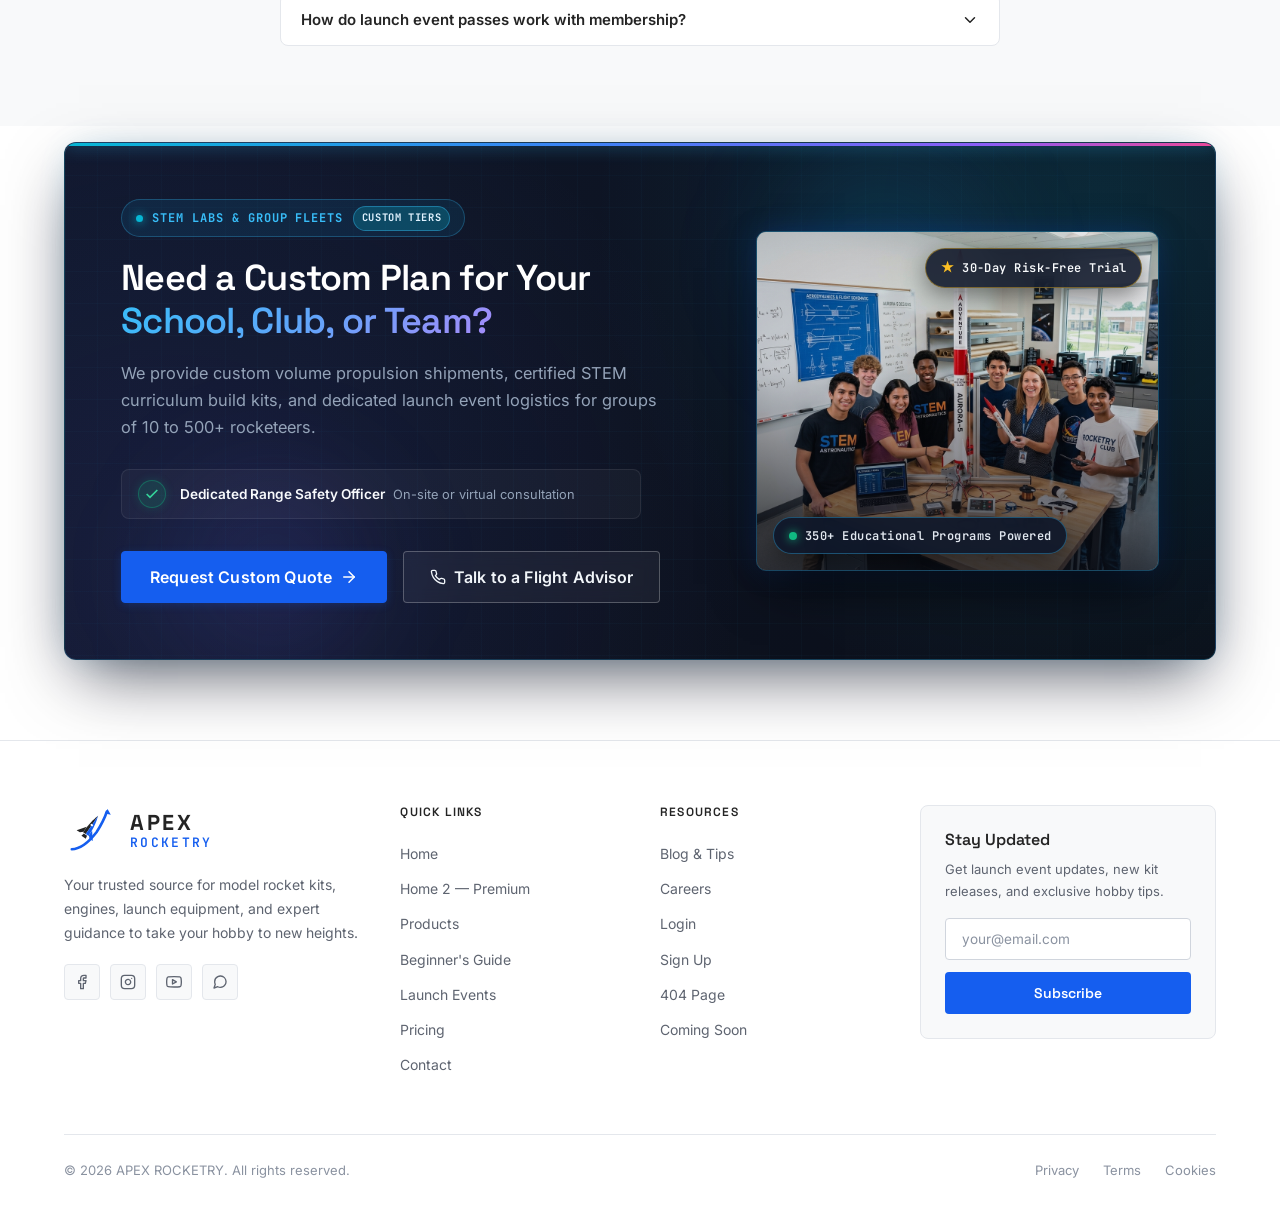
<file: pricing.html>
<!DOCTYPE html>
<html lang="en">
<head>
    <meta charset="UTF-8">
    <meta name="viewport" content="width=device-width, initial-scale=1.0">
    <meta name="description" content="Apex Rocketry membership plans — choose the perfect plan for your rocketry journey with exclusive discounts, event access, and expert support.">
    <title>Pricing | Apex Rocketry</title>
    <link rel="icon" href="favicon.svg" type="image/svg+xml">
    <link rel="stylesheet" href="style.css">
    <script src="components.js" defer></script>
</head>
<body>
    <div id="main-nav"></div>

    <!-- ===== PAGE HERO ===== -->
    <section class="page-hero page-hero-pricing">
        <div class="container">
            <span class="section-label">Membership Plans</span>
            <h1>Fuel Your Passion</h1>
            <p>Choose the membership plan that matches your rocketry ambitions. Every plan includes community access, event invitations, and exclusive member benefits.</p>
        </div>
    </section>

    <!-- ===== PRICING CARDS ===== -->
    <section class="section">
        <div class="container">
            <div class="pricing-grid">
                <!-- Launchpad Plan -->
                <div class="pricing-card animate-on-scroll">
                    <h3 class="pricing-name">Launchpad</h3>
                    <div class="pricing-price">
                        <span class="pricing-amount">$9</span>
                        <span class="pricing-period">/month</span>
                    </div>
                    <p class="pricing-desc">Perfect for beginners exploring the hobby</p>
                    <div class="pricing-features">
                        <div class="pricing-feature">
                            <svg xmlns="http://www.w3.org/2000/svg" width="16" height="16" viewBox="0 0 24 24" fill="none" stroke="currentColor" stroke-width="2.5"><polyline points="20 6 9 17 4 12"/></svg>
                            5% discount on all kits
                        </div>
                        <div class="pricing-feature">
                            <svg xmlns="http://www.w3.org/2000/svg" width="16" height="16" viewBox="0 0 24 24" fill="none" stroke="currentColor" stroke-width="2.5"><polyline points="20 6 9 17 4 12"/></svg>
                            Community forum access
                        </div>
                        <div class="pricing-feature">
                            <svg xmlns="http://www.w3.org/2000/svg" width="16" height="16" viewBox="0 0 24 24" fill="none" stroke="currentColor" stroke-width="2.5"><polyline points="20 6 9 17 4 12"/></svg>
                            Monthly newsletter
                        </div>
                        <div class="pricing-feature">
                            <svg xmlns="http://www.w3.org/2000/svg" width="16" height="16" viewBox="0 0 24 24" fill="none" stroke="currentColor" stroke-width="2.5"><polyline points="20 6 9 17 4 12"/></svg>
                            1 free launch event per quarter
                        </div>
                        <div class="pricing-feature disabled">
                            <svg xmlns="http://www.w3.org/2000/svg" width="16" height="16" viewBox="0 0 24 24" fill="none" stroke="currentColor" stroke-width="2"><circle cx="12" cy="12" r="10"/><line x1="15" y1="9" x2="9" y2="15"/><line x1="9" y1="9" x2="15" y2="15"/></svg>
                            Priority tech support
                        </div>
                        <div class="pricing-feature disabled">
                            <svg xmlns="http://www.w3.org/2000/svg" width="16" height="16" viewBox="0 0 24 24" fill="none" stroke="currentColor" stroke-width="2"><circle cx="12" cy="12" r="10"/><line x1="15" y1="9" x2="9" y2="15"/><line x1="9" y1="9" x2="15" y2="15"/></svg>
                            Exclusive competition entry
                        </div>
                    </div>
                    <a href="signup.html" class="btn btn-secondary">Get Started</a>
                </div>

                <!-- Orbiter Plan (Popular) -->
                <div class="pricing-card popular animate-on-scroll">
                    <span class="pricing-popular-badge">Most Popular</span>
                    <h3 class="pricing-name">Orbiter</h3>
                    <div class="pricing-price">
                        <span class="pricing-amount">$24</span>
                        <span class="pricing-period">/month</span>
                    </div>
                    <p class="pricing-desc">Ideal for regular hobbyists and families</p>
                    <div class="pricing-features">
                        <div class="pricing-feature">
                            <svg xmlns="http://www.w3.org/2000/svg" width="16" height="16" viewBox="0 0 24 24" fill="none" stroke="currentColor" stroke-width="2.5"><polyline points="20 6 9 17 4 12"/></svg>
                            15% discount on all kits
                        </div>
                        <div class="pricing-feature">
                            <svg xmlns="http://www.w3.org/2000/svg" width="16" height="16" viewBox="0 0 24 24" fill="none" stroke="currentColor" stroke-width="2.5"><polyline points="20 6 9 17 4 12"/></svg>
                            Community forum + mentorship
                        </div>
                        <div class="pricing-feature">
                            <svg xmlns="http://www.w3.org/2000/svg" width="16" height="16" viewBox="0 0 24 24" fill="none" stroke="currentColor" stroke-width="2.5"><polyline points="20 6 9 17 4 12"/></svg>
                            Weekly build tips & video tutorials
                        </div>
                        <div class="pricing-feature">
                            <svg xmlns="http://www.w3.org/2000/svg" width="16" height="16" viewBox="0 0 24 24" fill="none" stroke="currentColor" stroke-width="2.5"><polyline points="20 6 9 17 4 12"/></svg>
                            Unlimited launch event access
                        </div>
                        <div class="pricing-feature">
                            <svg xmlns="http://www.w3.org/2000/svg" width="16" height="16" viewBox="0 0 24 24" fill="none" stroke="currentColor" stroke-width="2.5"><polyline points="20 6 9 17 4 12"/></svg>
                            Priority tech support
                        </div>
                        <div class="pricing-feature disabled">
                            <svg xmlns="http://www.w3.org/2000/svg" width="16" height="16" viewBox="0 0 24 24" fill="none" stroke="currentColor" stroke-width="2"><circle cx="12" cy="12" r="10"/><line x1="15" y1="9" x2="9" y2="15"/><line x1="9" y1="9" x2="15" y2="15"/></svg>
                            Exclusive competition entry
                        </div>
                    </div>
                    <a href="signup.html" class="btn btn-primary">Get Started</a>
                </div>

                <!-- Mission Control Plan -->
                <div class="pricing-card animate-on-scroll">
                    <h3 class="pricing-name">Mission Control</h3>
                    <div class="pricing-price">
                        <span class="pricing-amount">$49</span>
                        <span class="pricing-period">/month</span>
                    </div>
                    <p class="pricing-desc">For serious rocketeers and club leaders</p>
                    <div class="pricing-features">
                        <div class="pricing-feature">
                            <svg xmlns="http://www.w3.org/2000/svg" width="16" height="16" viewBox="0 0 24 24" fill="none" stroke="currentColor" stroke-width="2.5"><polyline points="20 6 9 17 4 12"/></svg>
                            25% discount on all kits
                        </div>
                        <div class="pricing-feature">
                            <svg xmlns="http://www.w3.org/2000/svg" width="16" height="16" viewBox="0 0 24 24" fill="none" stroke="currentColor" stroke-width="2.5"><polyline points="20 6 9 17 4 12"/></svg>
                            VIP community + 1-on-1 mentorship
                        </div>
                        <div class="pricing-feature">
                            <svg xmlns="http://www.w3.org/2000/svg" width="16" height="16" viewBox="0 0 24 24" fill="none" stroke="currentColor" stroke-width="2.5"><polyline points="20 6 9 17 4 12"/></svg>
                            Early access to new product lines
                        </div>
                        <div class="pricing-feature">
                            <svg xmlns="http://www.w3.org/2000/svg" width="16" height="16" viewBox="0 0 24 24" fill="none" stroke="currentColor" stroke-width="2.5"><polyline points="20 6 9 17 4 12"/></svg>
                            Unlimited launch events + VIP area
                        </div>
                        <div class="pricing-feature">
                            <svg xmlns="http://www.w3.org/2000/svg" width="16" height="16" viewBox="0 0 24 24" fill="none" stroke="currentColor" stroke-width="2.5"><polyline points="20 6 9 17 4 12"/></svg>
                            24/7 priority tech support
                        </div>
                        <div class="pricing-feature">
                            <svg xmlns="http://www.w3.org/2000/svg" width="16" height="16" viewBox="0 0 24 24" fill="none" stroke="currentColor" stroke-width="2.5"><polyline points="20 6 9 17 4 12"/></svg>
                            Exclusive competition entry + trophies
                        </div>
                    </div>
                    <a href="signup.html" class="btn btn-secondary">Get Started</a>
                </div>
            </div>
        </div>
    </section>

    <!-- ===== PRICING & MEMBERSHIP FAQ ===== -->
    <section class="section" style="background:var(--bg-surface);">
        <div class="container">
            <div class="section-header animate-on-scroll">
                <span class="section-label">Questions &amp; Billing</span>
                <h2 class="section-title">Frequently Asked Questions</h2>
                <p class="section-desc">Everything you need to know about our rocketry memberships, perks, event passes, and billing.</p>
            </div>
            <div class="faq-list">
                <div class="faq-item animate-on-scroll">
                    <button type="button" class="faq-trigger" onclick="toggleFAQ(this)">
                        <span>Can I cancel or pause my membership anytime?</span>
                        <svg xmlns="http://www.w3.org/2000/svg" width="18" height="18" viewBox="0 0 24 24" fill="none" stroke="currentColor" stroke-width="2" stroke-linecap="round" stroke-linejoin="round"><polyline points="6 9 12 15 18 9"/></svg>
                    </button>
                    <div class="faq-answer"><p>Yes, all plans are month-to-month with zero lock-in contracts. You can cancel or pause your membership anytime directly from your account dashboard, and you will retain full access to your perks and store discounts until the end of your active billing cycle.</p></div>
                </div>

                <div class="faq-item animate-on-scroll">
                    <button type="button" class="faq-trigger" onclick="toggleFAQ(this)">
                        <span>Do you offer annual billing discounts?</span>
                        <svg xmlns="http://www.w3.org/2000/svg" width="18" height="18" viewBox="0 0 24 24" fill="none" stroke="currentColor" stroke-width="2" stroke-linecap="round" stroke-linejoin="round"><polyline points="6 9 12 15 18 9"/></svg>
                    </button>
                    <div class="faq-answer"><p>Yes! Choosing annual billing saves you 20% compared to monthly payments. Additionally, annual Pro and Flight Commander subscribers receive an exclusive welcome pack featuring Estes motor starter vouchers and launch telemetry logbooks.</p></div>
                </div>

                <div class="faq-item animate-on-scroll">
                    <button type="button" class="faq-trigger" onclick="toggleFAQ(this)">
                        <span>Can I upgrade or downgrade between tiers?</span>
                        <svg xmlns="http://www.w3.org/2000/svg" width="18" height="18" viewBox="0 0 24 24" fill="none" stroke="currentColor" stroke-width="2" stroke-linecap="round" stroke-linejoin="round"><polyline points="6 9 12 15 18 9"/></svg>
                    </button>
                    <div class="faq-answer"><p>Absolutely. You can change your plan at any time. Tier upgrades take effect immediately with prorated billing, and downgrades take effect automatically at the start of your next billing cycle without penalty.</p></div>
                </div>

                <div class="faq-item animate-on-scroll">
                    <button type="button" class="faq-trigger" onclick="toggleFAQ(this)">
                        <span>How do launch event passes work with membership?</span>
                        <svg xmlns="http://www.w3.org/2000/svg" width="18" height="18" viewBox="0 0 24 24" fill="none" stroke="currentColor" stroke-width="2" stroke-linecap="round" stroke-linejoin="round"><polyline points="6 9 12 15 18 9"/></svg>
                    </button>
                    <div class="faq-answer"><p>Cadet members receive 2 free launch passes per month. Pro Commander members get 4 monthly passes with priority flight line check-in. Flight Commander members enjoy unlimited launch passes plus free spectator access for up to 3 guests per event.</p></div>
                </div>
            </div>
        </div>
    </section>

    <!-- ===== CUSTOM FLEET & STEM CTA SECTION ===== -->
    <section class="section pricing-cta-section">
        <div class="container">
            <div class="pricing-custom-cta-card animate-on-scroll">
                <!-- Top Holographic Accent Line -->
                <div class="pricing-cta-accent-line" aria-hidden="true"></div>

                <!-- Cosmic Atmosphere Background -->
                <div class="pricing-cta-bg-fx" aria-hidden="true">
                    <div class="pricing-cta-glow-1"></div>
                    <div class="pricing-cta-glow-2"></div>
                    <div class="pricing-cta-grid-pattern"></div>
                </div>

                <div class="pricing-cta-grid">
                    <!-- Left: Content & Actions -->
                    <div class="pricing-cta-info">
                        <div class="pricing-cta-badge">
                            <span class="pricing-cta-dot"></span>
                            <span class="pricing-cta-badge-text">STEM LABS &amp; GROUP FLEETS</span>
                            <span class="pricing-cta-pill-tag">CUSTOM TIERS</span>
                        </div>
                        <h2>Need a Custom Plan for Your <span class="pricing-cta-highlight">School, Club, or Team?</span></h2>
                        <p>We provide custom volume propulsion shipments, certified STEM curriculum build kits, and dedicated launch event logistics for groups of 10 to 500+ rocketeers.</p>
                        
                        <!-- Feature Box -->
                        <div class="pricing-cta-feature-chips">
                            <div class="pricing-chip-item">
                                <div class="pricing-chip-icon">
                                    <svg xmlns="http://www.w3.org/2000/svg" width="16" height="16" viewBox="0 0 24 24" fill="none" stroke="currentColor" stroke-width="2.5"><polyline points="20 6 9 17 4 12"/></svg>
                                </div>
                                <div class="pricing-chip-text">
                                    <strong>Dedicated Range Safety Officer</strong>
                                    <span>On-site or virtual consultation</span>
                                </div>
                            </div>
                        </div>

                        <!-- Action Buttons -->
                        <div class="pricing-cta-actions">
                            <a href="contact.html" class="btn btn-primary btn-lg pricing-cta-btn-glow">
                                <span>Request Custom Quote</span>
                                <svg xmlns="http://www.w3.org/2000/svg" width="18" height="18" viewBox="0 0 24 24" fill="none" stroke="currentColor" stroke-width="2" stroke-linecap="round" stroke-linejoin="round"><line x1="5" y1="12" x2="19" y2="12"/><polyline points="12 5 19 12 12 19"/></svg>
                            </a>
                            <a href="contact.html?subject=consult" class="btn btn-outline btn-lg pricing-cta-btn-outline">
                                <svg xmlns="http://www.w3.org/2000/svg" width="16" height="16" viewBox="0 0 24 24" fill="none" stroke="currentColor" stroke-width="2" stroke-linecap="round" stroke-linejoin="round"><path d="M22 16.92v3a2 2 0 0 1-2.18 2 19.79 19.79 0 0 1-8.63-3.07 19.5 19.5 0 0 1-6-6 19.79 19.79 0 0 1-3.07-8.67A2 2 0 0 1 4.11 2h3a2 2 0 0 1 2 1.72 12.84 12.84 0 0 0 .7 2.81 2 2 0 0 1-.45 2.11L8.09 9.91a16 16 0 0 0 6 6l1.27-1.27a2 2 0 0 1 2.11-.45 12.84 12.84 0 0 0 2.81.7A2 2 0 0 1 22 16.92z"/></svg>
                                <span>Talk to a Flight Advisor</span>
                            </a>
                        </div>
                    </div>

                    <!-- Right: Showcase Visual Frame with Floating Badges -->
                    <div class="pricing-cta-media">
                        <div class="pricing-cta-media-frame">
                            <img src="assets/images/cta-stem-pricing.jpg" alt="STEM rocketry club students in science workshop with Aurora-5 rocket" loading="lazy">
                            <div class="pricing-cta-media-overlay"></div>
                            
                            <!-- Floating Top Badge -->
                            <div class="pricing-cta-float-badge top-badge">
                                <span class="badge-star">★</span> 30-Day Risk-Free Trial
                            </div>

                            <!-- Floating Bottom Banner -->
                            <div class="pricing-cta-float-badge bottom-badge">
                                <span class="badge-pulse-green"></span>
                                <span>350+ Educational Programs Powered</span>
                            </div>
                        </div>
                    </div>
                </div>
            </div>
        </div>
    </section>

    <div id="main-footer"></div>
</body>
</html>
</file>
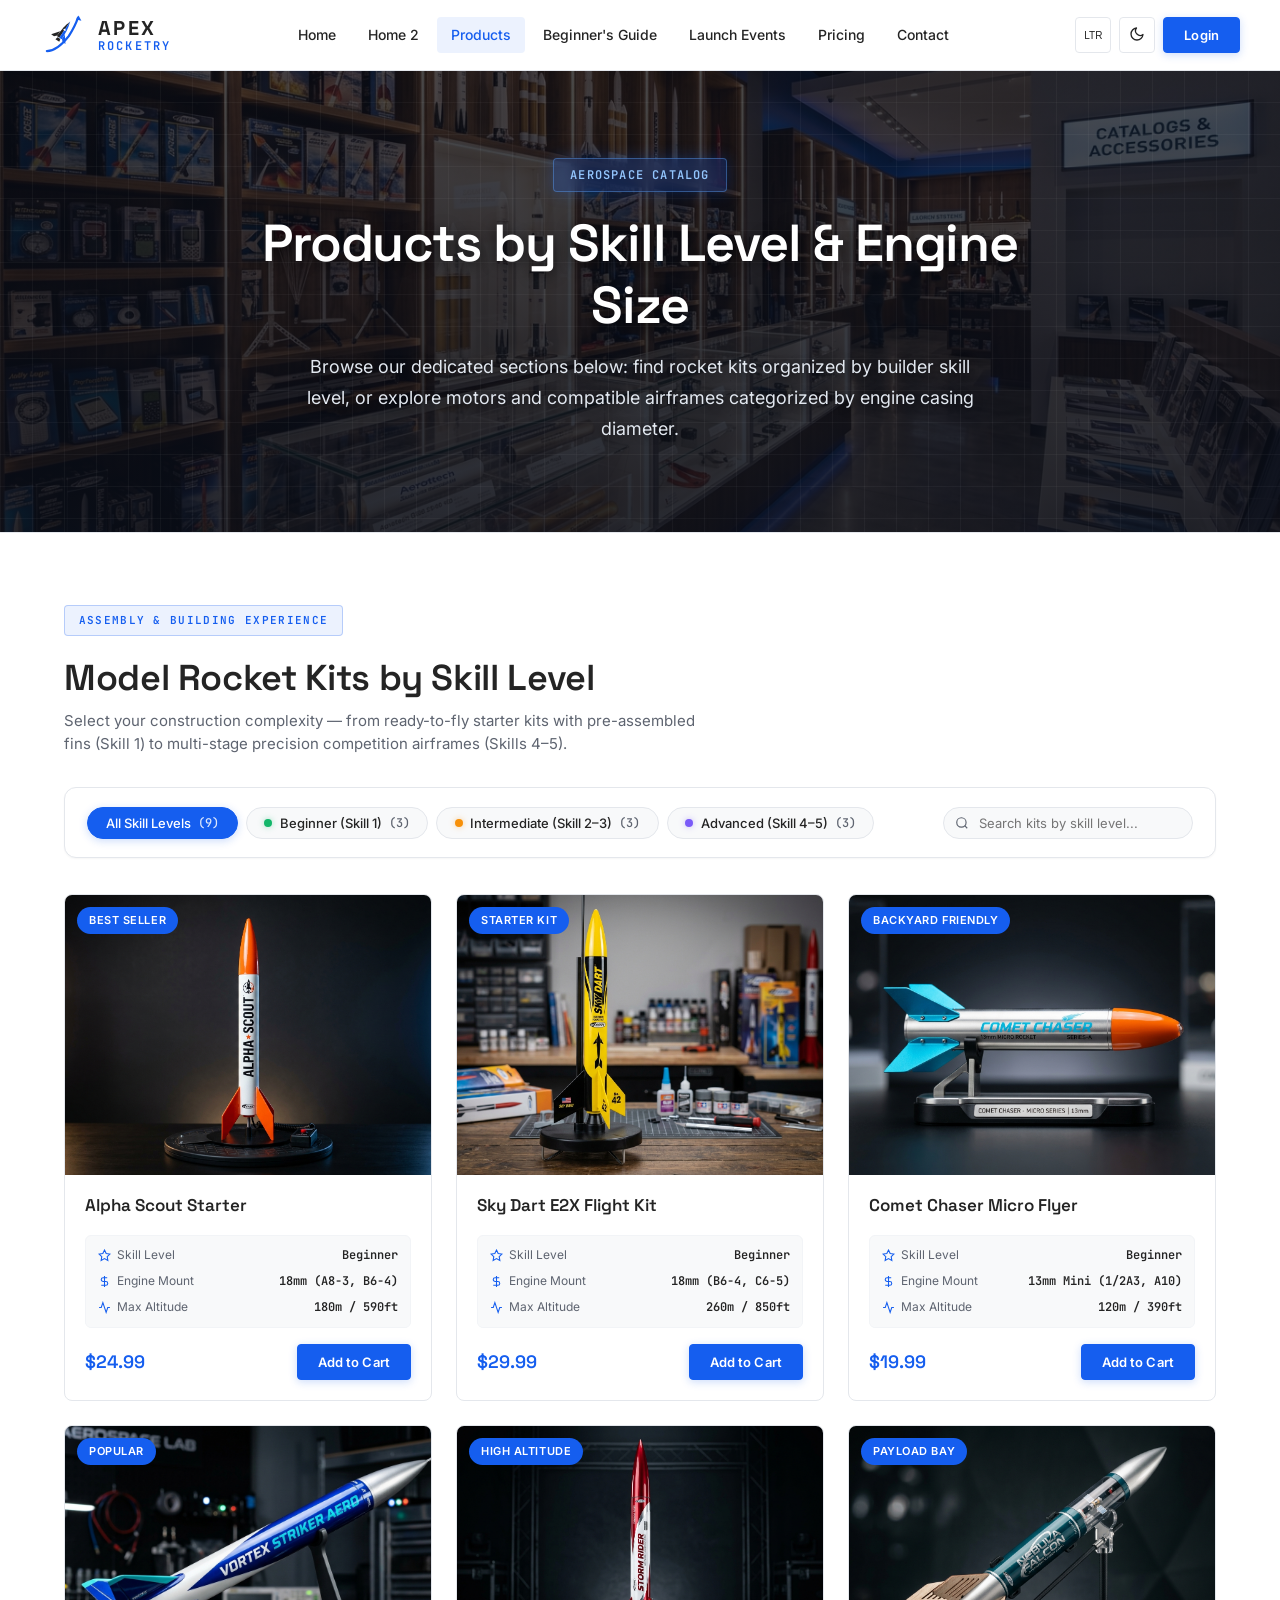
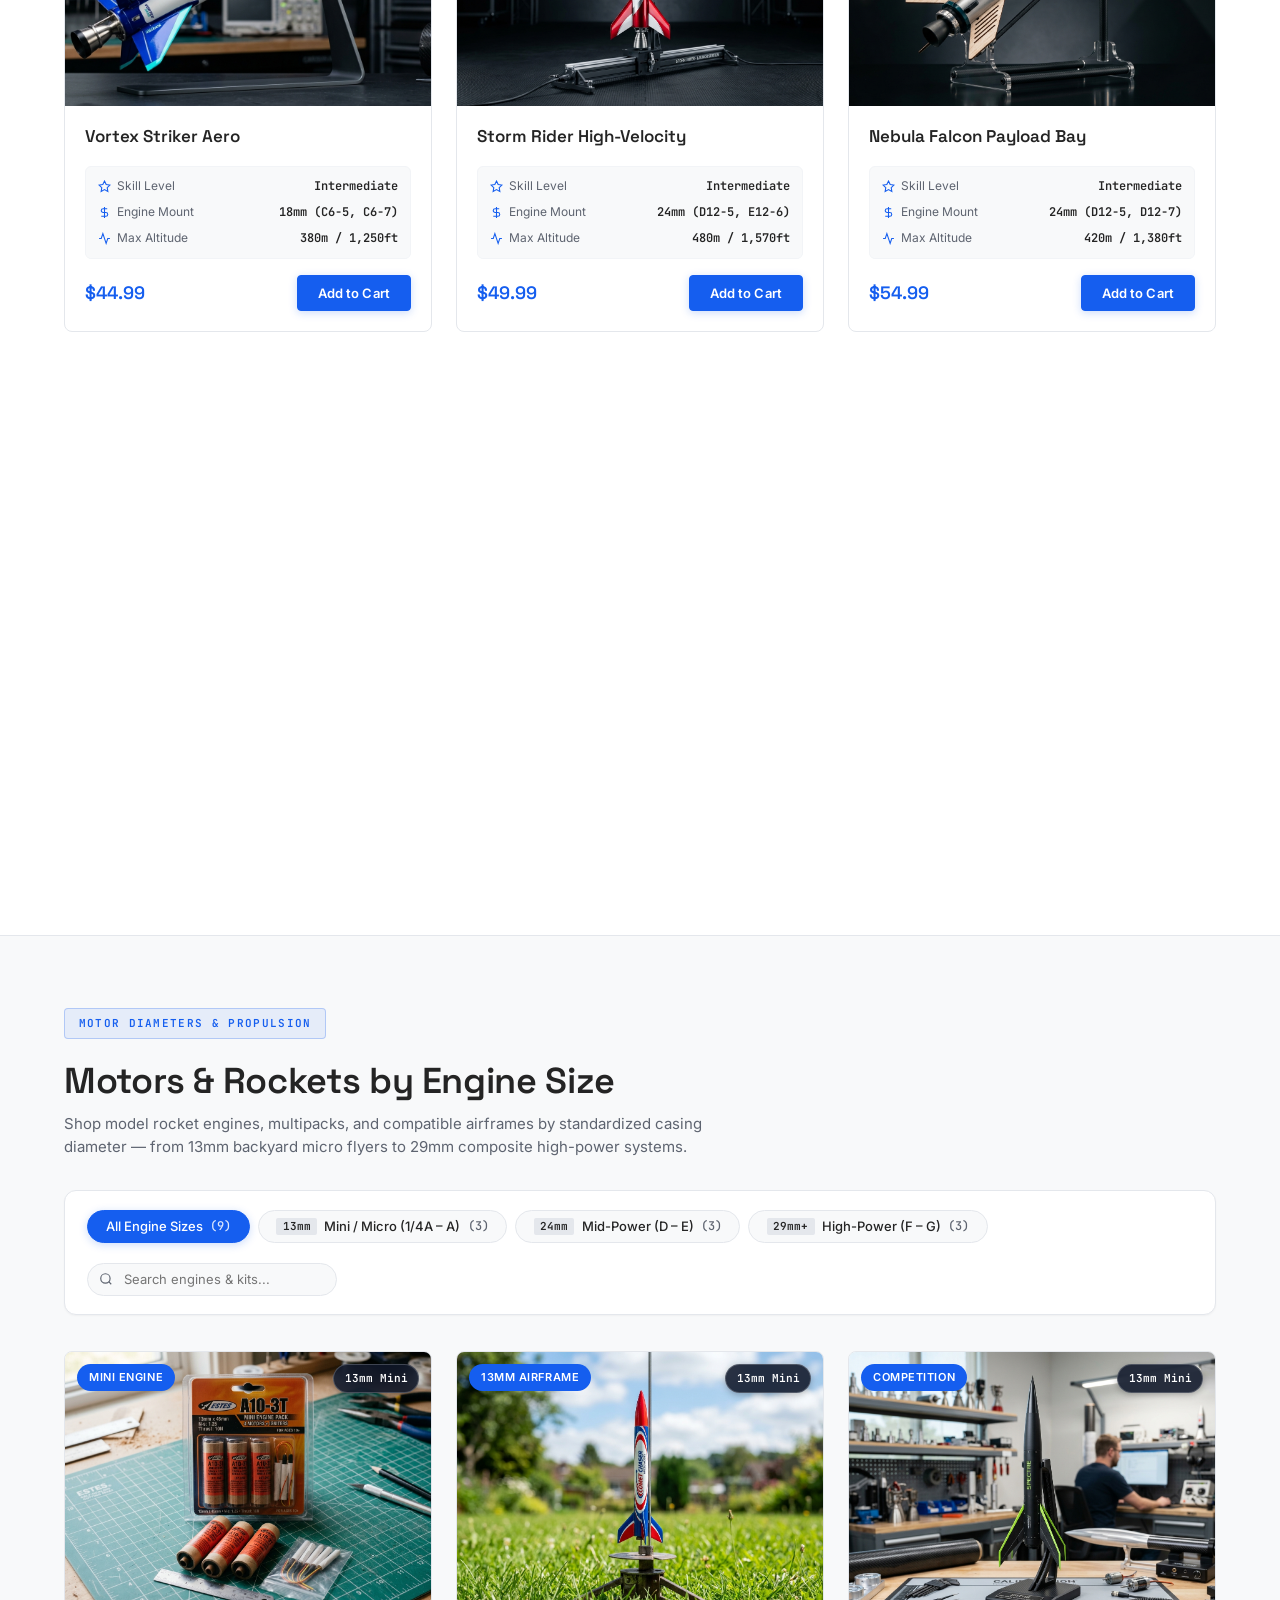
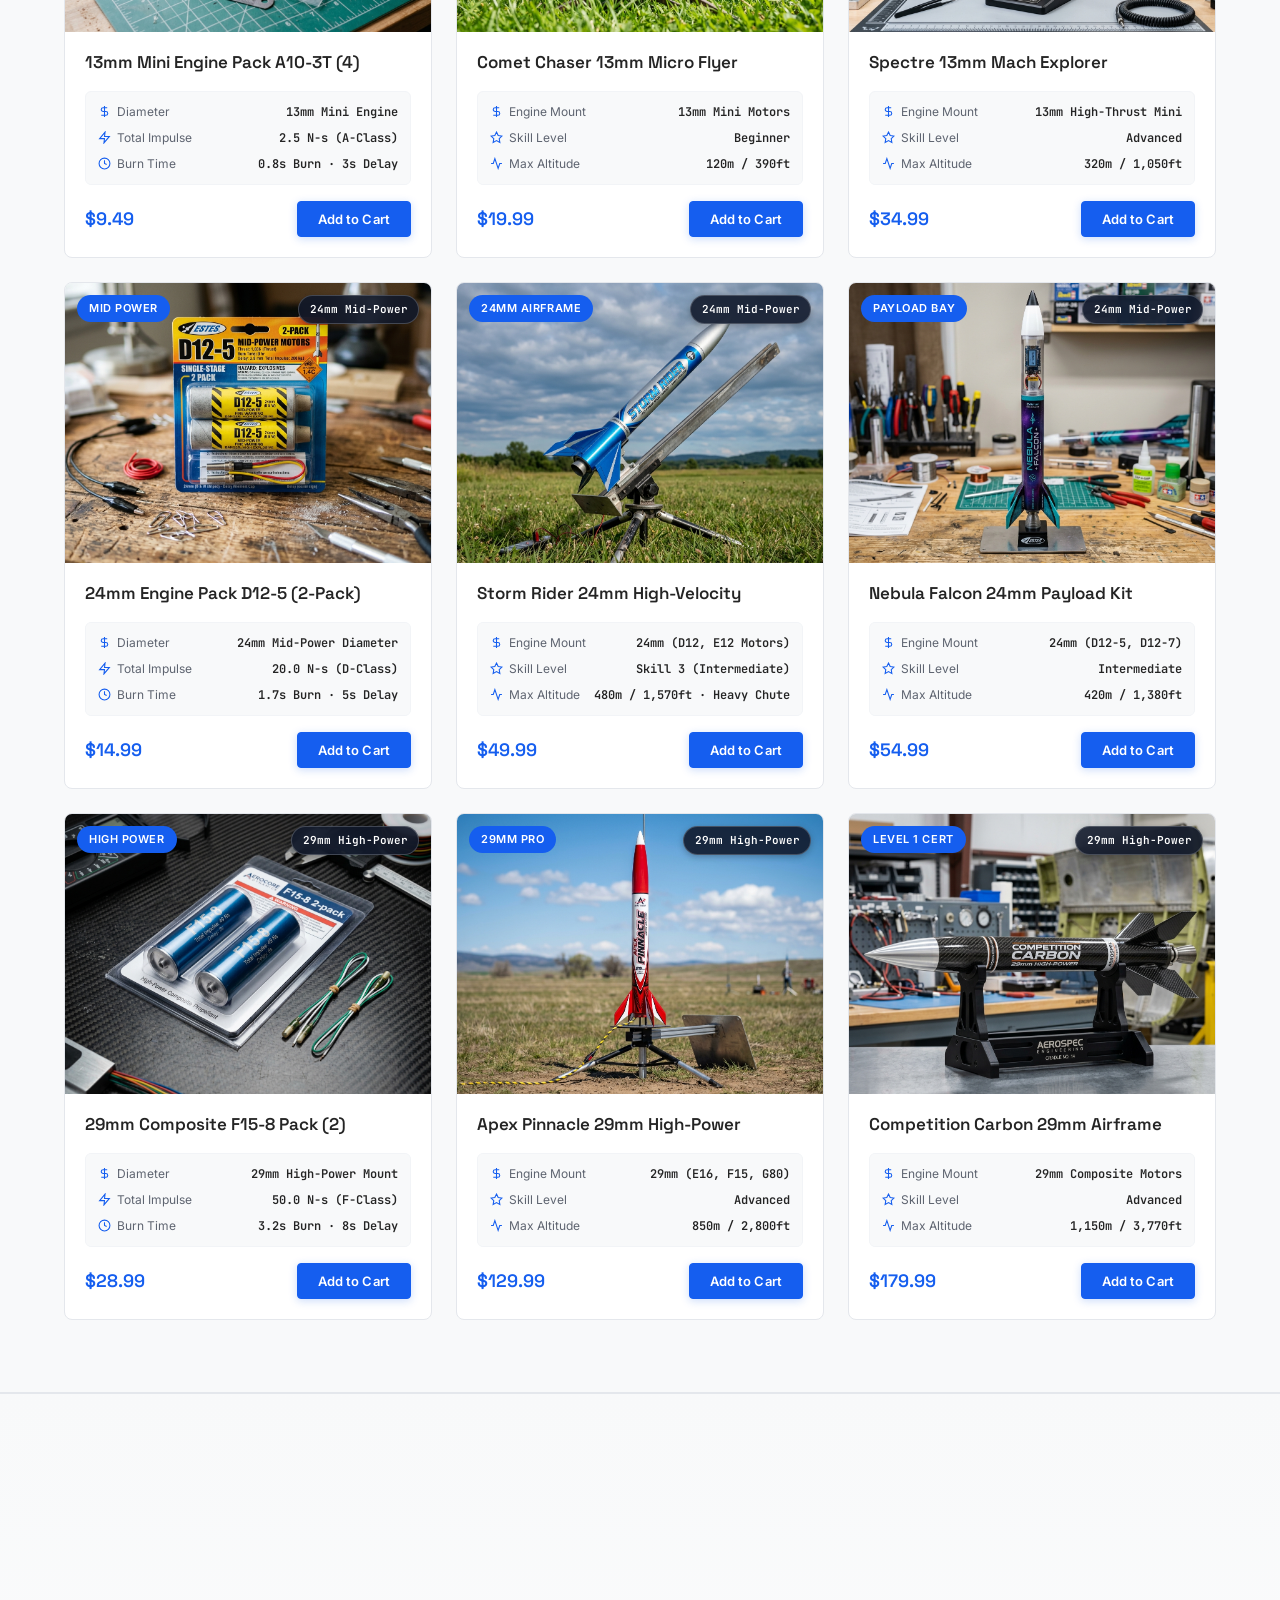
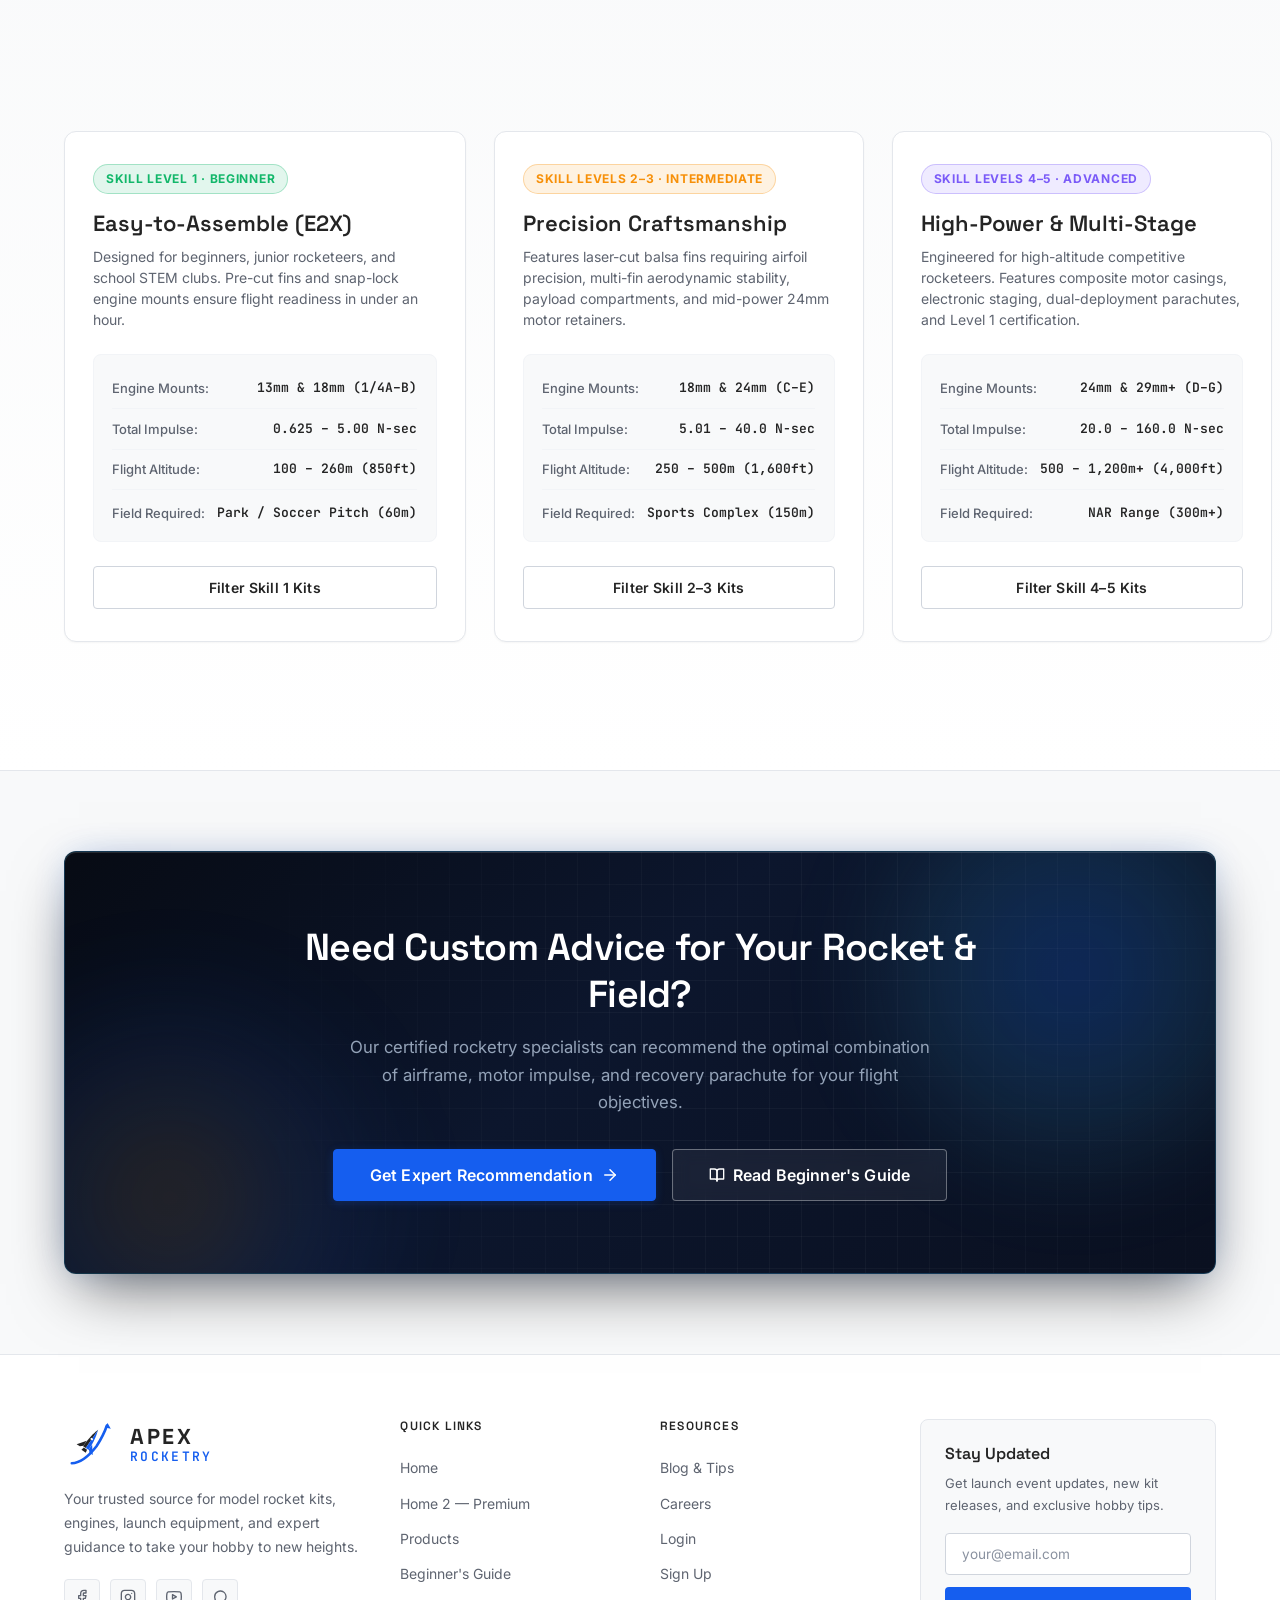
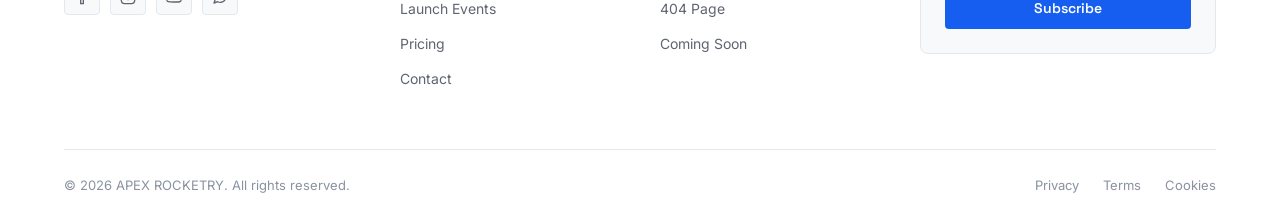
<file: products.html>
<!DOCTYPE html>
<html lang="en">
<head>
    <meta charset="UTF-8">
    <meta name="viewport" content="width=device-width, initial-scale=1.0">
    <meta name="description" content="Browse Apex Rocketry's complete catalog organized into dedicated sections by skill level and engine size.">
    <title>Products by Skill Level & Engine Size | Apex Rocketry</title>
    <link rel="icon" href="favicon.svg" type="image/svg+xml">
    <link rel="stylesheet" href="style.css">
    <script src="components.js" defer></script>
</head>
<body>
    <div id="main-nav"></div>

    <!-- ===== PAGE HERO ===== -->
    <section class="page-hero page-hero-products">
        <div class="container">
            <span class="section-label">AEROSPACE CATALOG</span>
            <h1>Products by Skill Level & Engine Size</h1>
            <p>Browse our dedicated sections below: find rocket kits organized by builder skill level, or explore motors and compatible airframes categorized by engine casing diameter.</p>
        </div>
    </section>

    <!-- =========================================================================
         KITS BY SKILL LEVEL
         ========================================================================= -->
    <section class="catalog-section" id="section-skill-level">
        <div class="container">
            <!-- Section Header -->
            <div class="catalog-section-header animate-on-scroll">
                <div class="catalog-section-title-wrap">
                    <span class="section-label">ASSEMBLY & BUILDING EXPERIENCE</span>
                    <h2>Model Rocket Kits by Skill Level</h2>
                    <p>Select your construction complexity — from ready-to-fly starter kits with pre-assembled fins (Skill 1) to multi-stage precision competition airframes (Skills 4–5).</p>
                </div>
            </div>

            <!-- Dedicated Skill Level Filter Bar -->
            <div class="section-filter-box animate-on-scroll" id="skill-filter-bar">
                <div class="section-filter-pills">
                    <button type="button" class="filter-tab active" data-value="all" onclick="filterSkillProducts('all', this)">
                        All Skill Levels <span class="pill-count">(9)</span>
                    </button>
                    <button type="button" class="filter-tab" data-value="beginner" onclick="filterSkillProducts('beginner', this)">
                        <span class="skill-dot dot-beginner"></span> Beginner (Skill 1) <span class="pill-count">(3)</span>
                    </button>
                    <button type="button" class="filter-tab" data-value="intermediate" onclick="filterSkillProducts('intermediate', this)">
                        <span class="skill-dot dot-intermediate"></span> Intermediate (Skill 2–3) <span class="pill-count">(3)</span>
                    </button>
                    <button type="button" class="filter-tab" data-value="advanced" onclick="filterSkillProducts('advanced', this)">
                        <span class="skill-dot dot-advanced"></span> Advanced (Skill 4–5) <span class="pill-count">(3)</span>
                    </button>
                </div>

                <div class="section-filter-controls-right">
                    <div class="section-search-input-wrap">
                        <svg class="search-icon" width="14" height="14" viewBox="0 0 24 24" fill="none" stroke="currentColor" stroke-width="2"><circle cx="11" cy="11" r="8"/><line x1="21" y1="21" x2="16.65" y2="16.65"/></svg>
                        <input type="text" id="skill-search-input" placeholder="Search kits by skill level..." oninput="handleSkillSearch(this.value)">
                        <button type="button" class="section-search-clear" id="skill-search-clear" onclick="clearSkillSearch()" style="display:none;" title="Clear">&times;</button>
                    </div>
                </div>
            </div>

            <!-- Skill Products Grid -->
            <div class="products-grid" id="skill-products-grid">
                <!-- 1. Beginner -->
                <div class="product-card animate-on-scroll" data-skill="beginner">
                    <div class="product-card-img">
                        <img src="assets/images/product-alpha-scout.jpg" alt="Alpha Scout rocket kit">
                        <span class="product-badge">Best Seller</span>
                    </div>
                    <div class="product-card-body">
                        <h4>Alpha Scout Starter</h4>
                        <div class="product-specs-list">
                            <div class="product-spec-row">
                                <span class="spec-label">
                                     <svg width="13" height="13" viewBox="0 0 24 24" fill="none" stroke="currentColor" stroke-width="2"><path d="M12 2l3.09 6.26L22 9.27l-5 4.87 1.18 6.88L12 17.77l-6.18 3.25L7 14.14 2 9.27l6.91-1.01L12 2z"/></svg>
                                    Skill Level
                                </span>
                                <span class="spec-value">Beginner</span>
                            </div>
                            <div class="product-spec-row">
                                <span class="spec-label">
                                    <svg width="13" height="13" viewBox="0 0 24 24" fill="none" stroke="currentColor" stroke-width="2"><path d="M12 2v20M17 5H9.5a3.5 3.5 0 0 0 0 7h5a3.5 3.5 0 0 1 0 7H6"/></svg>
                                    Engine Mount
                                </span>
                                <span class="spec-value">18mm (A8-3, B6-4)</span>
                            </div>
                            <div class="product-spec-row">
                                <span class="spec-label">
                                    <svg width="13" height="13" viewBox="0 0 24 24" fill="none" stroke="currentColor" stroke-width="2"><polyline points="22 12 18 12 15 21 9 3 6 12 2 12"/></svg>
                                    Max Altitude
                                </span>
                                <span class="spec-value">180m / 590ft</span>
                            </div>
                        </div>
                        <div class="product-price-row">
                            <span class="product-price">$24.99</span>
                            <a href="contact.html" class="btn btn-primary btn-sm">Add to Cart</a>
                        </div>
                    </div>
                </div>

                <!-- 2. Beginner -->
                <div class="product-card animate-on-scroll" data-skill="beginner">
                    <div class="product-card-img">
                        <img src="assets/images/product-sky-dart.jpg" alt="Sky Dart starter kit">
                        <span class="product-badge">Starter Kit</span>
                    </div>
                    <div class="product-card-body">
                        <h4>Sky Dart E2X Flight Kit</h4>
                        <div class="product-specs-list">
                            <div class="product-spec-row">
                                <span class="spec-label">
                                    <svg width="13" height="13" viewBox="0 0 24 24" fill="none" stroke="currentColor" stroke-width="2"><path d="M12 2l3.09 6.26L22 9.27l-5 4.87 1.18 6.88L12 17.77l-6.18 3.25L7 14.14 2 9.27l6.91-1.01L12 2z"/></svg>
                                    Skill Level
                                </span>
                                <span class="spec-value">Beginner</span>
                            </div>
                            <div class="product-spec-row">
                                <span class="spec-label">
                                    <svg width="13" height="13" viewBox="0 0 24 24" fill="none" stroke="currentColor" stroke-width="2"><path d="M12 2v20M17 5H9.5a3.5 3.5 0 0 0 0 7h5a3.5 3.5 0 0 1 0 7H6"/></svg>
                                    Engine Mount
                                </span>
                                <span class="spec-value">18mm (B6-4, C6-5)</span>
                            </div>
                            <div class="product-spec-row">
                                <span class="spec-label">
                                    <svg width="13" height="13" viewBox="0 0 24 24" fill="none" stroke="currentColor" stroke-width="2"><polyline points="22 12 18 12 15 21 9 3 6 12 2 12"/></svg>
                                    Max Altitude
                                </span>
                                <span class="spec-value">260m / 850ft</span>
                            </div>
                        </div>
                        <div class="product-price-row">
                            <span class="product-price">$29.99</span>
                            <a href="contact.html" class="btn btn-primary btn-sm">Add to Cart</a>
                        </div>
                    </div>
                </div>

                <!-- 3. Beginner -->
                <div class="product-card animate-on-scroll" data-skill="beginner">
                    <div class="product-card-img">
                        <img src="assets/images/product-comet-chaser.jpg" alt="Comet Chaser kit">
                        <span class="product-badge">Backyard Friendly</span>
                    </div>
                    <div class="product-card-body">
                        <h4>Comet Chaser Micro Flyer</h4>
                        <div class="product-specs-list">
                            <div class="product-spec-row">
                                <span class="spec-label">
                                    <svg width="13" height="13" viewBox="0 0 24 24" fill="none" stroke="currentColor" stroke-width="2"><path d="M12 2l3.09 6.26L22 9.27l-5 4.87 1.18 6.88L12 17.77l-6.18 3.25L7 14.14 2 9.27l6.91-1.01L12 2z"/></svg>
                                    Skill Level
                                </span>
                                <span class="spec-value">Beginner</span>
                            </div>
                            <div class="product-spec-row">
                                <span class="spec-label">
                                    <svg width="13" height="13" viewBox="0 0 24 24" fill="none" stroke="currentColor" stroke-width="2"><path d="M12 2v20M17 5H9.5a3.5 3.5 0 0 0 0 7h5a3.5 3.5 0 0 1 0 7H6"/></svg>
                                    Engine Mount
                                </span>
                                <span class="spec-value">13mm Mini (1/2A3, A10)</span>
                            </div>
                            <div class="product-spec-row">
                                <span class="spec-label">
                                    <svg width="13" height="13" viewBox="0 0 24 24" fill="none" stroke="currentColor" stroke-width="2"><polyline points="22 12 18 12 15 21 9 3 6 12 2 12"/></svg>
                                    Max Altitude
                                </span>
                                <span class="spec-value">120m / 390ft</span>
                            </div>
                        </div>
                        <div class="product-price-row">
                            <span class="product-price">$19.99</span>
                            <a href="contact.html" class="btn btn-primary btn-sm">Add to Cart</a>
                        </div>
                    </div>
                </div>


                <!-- 5. Intermediate -->
                <div class="product-card animate-on-scroll" data-skill="intermediate">
                    <div class="product-card-img">
                        <img src="assets/images/product-vortex-striker-aero.jpg" alt="Vortex Striker rocket">
                        <span class="product-badge">Popular</span>
                    </div>
                    <div class="product-card-body">
                        <h4>Vortex Striker Aero</h4>
                        <div class="product-specs-list">
                            <div class="product-spec-row">
                                <span class="spec-label">
                                    <svg width="13" height="13" viewBox="0 0 24 24" fill="none" stroke="currentColor" stroke-width="2"><path d="M12 2l3.09 6.26L22 9.27l-5 4.87 1.18 6.88L12 17.77l-6.18 3.25L7 14.14 2 9.27l6.91-1.01L12 2z"/></svg>
                                    Skill Level
                                </span>
                                <span class="spec-value">Intermediate</span>
                            </div>
                            <div class="product-spec-row">
                                <span class="spec-label">
                                    <svg width="13" height="13" viewBox="0 0 24 24" fill="none" stroke="currentColor" stroke-width="2"><path d="M12 2v20M17 5H9.5a3.5 3.5 0 0 0 0 7h5a3.5 3.5 0 0 1 0 7H6"/></svg>
                                    Engine Mount
                                </span>
                                <span class="spec-value">18mm (C6-5, C6-7)</span>
                            </div>
                            <div class="product-spec-row">
                                <span class="spec-label">
                                    <svg width="13" height="13" viewBox="0 0 24 24" fill="none" stroke="currentColor" stroke-width="2"><polyline points="22 12 18 12 15 21 9 3 6 12 2 12"/></svg>
                                    Max Altitude
                                </span>
                                <span class="spec-value">380m / 1,250ft</span>
                            </div>
                        </div>
                        <div class="product-price-row">
                            <span class="product-price">$44.99</span>
                            <a href="contact.html" class="btn btn-primary btn-sm">Add to Cart</a>
                        </div>
                    </div>
                </div>

                <!-- 6. Intermediate -->
                <div class="product-card animate-on-scroll" data-skill="intermediate">
                    <div class="product-card-img">
                        <img src="assets/images/product-storm-rider.jpg" alt="Storm Rider rocket">
                        <span class="product-badge">High Altitude</span>
                    </div>
                    <div class="product-card-body">
                        <h4>Storm Rider High-Velocity</h4>
                        <div class="product-specs-list">
                            <div class="product-spec-row">
                                <span class="spec-label">
                                    <svg width="13" height="13" viewBox="0 0 24 24" fill="none" stroke="currentColor" stroke-width="2"><path d="M12 2l3.09 6.26L22 9.27l-5 4.87 1.18 6.88L12 17.77l-6.18 3.25L7 14.14 2 9.27l6.91-1.01L12 2z"/></svg>
                                    Skill Level
                                </span>
                                <span class="spec-value">Intermediate</span>
                            </div>
                            <div class="product-spec-row">
                                <span class="spec-label">
                                    <svg width="13" height="13" viewBox="0 0 24 24" fill="none" stroke="currentColor" stroke-width="2"><path d="M12 2v20M17 5H9.5a3.5 3.5 0 0 0 0 7h5a3.5 3.5 0 0 1 0 7H6"/></svg>
                                    Engine Mount
                                </span>
                                <span class="spec-value">24mm (D12-5, E12-6)</span>
                            </div>
                            <div class="product-spec-row">
                                <span class="spec-label">
                                    <svg width="13" height="13" viewBox="0 0 24 24" fill="none" stroke="currentColor" stroke-width="2"><polyline points="22 12 18 12 15 21 9 3 6 12 2 12"/></svg>
                                    Max Altitude
                                </span>
                                <span class="spec-value">480m / 1,570ft</span>
                            </div>
                        </div>
                        <div class="product-price-row">
                            <span class="product-price">$49.99</span>
                            <a href="contact.html" class="btn btn-primary btn-sm">Add to Cart</a>
                        </div>
                    </div>
                </div>

                <!-- 7. Intermediate -->
                <div class="product-card animate-on-scroll" data-skill="intermediate">
                    <div class="product-card-img">
                        <img src="assets/images/product-nebula-falcon.jpg" alt="Nebula Falcon rocket">
                        <span class="product-badge">Payload Bay</span>
                    </div>
                    <div class="product-card-body">
                        <h4>Nebula Falcon Payload Bay</h4>
                        <div class="product-specs-list">
                            <div class="product-spec-row">
                                <span class="spec-label">
                                    <svg width="13" height="13" viewBox="0 0 24 24" fill="none" stroke="currentColor" stroke-width="2"><path d="M12 2l3.09 6.26L22 9.27l-5 4.87 1.18 6.88L12 17.77l-6.18 3.25L7 14.14 2 9.27l6.91-1.01L12 2z"/></svg>
                                    Skill Level
                                </span>
                                <span class="spec-value">Intermediate</span>
                            </div>
                            <div class="product-spec-row">
                                <span class="spec-label">
                                    <svg width="13" height="13" viewBox="0 0 24 24" fill="none" stroke="currentColor" stroke-width="2"><path d="M12 2v20M17 5H9.5a3.5 3.5 0 0 0 0 7h5a3.5 3.5 0 0 1 0 7H6"/></svg>
                                    Engine Mount
                                </span>
                                <span class="spec-value">24mm (D12-5, D12-7)</span>
                            </div>
                            <div class="product-spec-row">
                                <span class="spec-label">
                                    <svg width="13" height="13" viewBox="0 0 24 24" fill="none" stroke="currentColor" stroke-width="2"><polyline points="22 12 18 12 15 21 9 3 6 12 2 12"/></svg>
                                    Max Altitude
                                </span>
                                <span class="spec-value">420m / 1,380ft</span>
                            </div>
                        </div>
                        <div class="product-price-row">
                            <span class="product-price">$54.99</span>
                            <a href="contact.html" class="btn btn-primary btn-sm">Add to Cart</a>
                        </div>
                    </div>
                </div>


                <!-- 9. Advanced -->
                <div class="product-card animate-on-scroll" data-skill="advanced">
                    <div class="product-card-img">
                        <img src="assets/images/product-titan-x7.jpg" alt="Titan X7 multi-stage rocket">
                        <span class="product-badge">Multi-Stage</span>
                    </div>
                    <div class="product-card-body">
                        <h4>Titan X7 Two-Stage Interceptor</h4>
                        <div class="product-specs-list">
                            <div class="product-spec-row">
                                <span class="spec-label">
                                    <svg width="13" height="13" viewBox="0 0 24 24" fill="none" stroke="currentColor" stroke-width="2"><path d="M12 2l3.09 6.26L22 9.27l-5 4.87 1.18 6.88L12 17.77l-6.18 3.25L7 14.14 2 9.27l6.91-1.01L12 2z"/></svg>
                                    Skill Level
                                </span>
                                <span class="spec-value">Advanced</span>
                            </div>
                            <div class="product-spec-row">
                                <span class="spec-label">
                                    <svg width="13" height="13" viewBox="0 0 24 24" fill="none" stroke="currentColor" stroke-width="2"><path d="M12 2v20M17 5H9.5a3.5 3.5 0 0 0 0 7h5a3.5 3.5 0 0 1 0 7H6"/></svg>
                                    Engine Mount
                                </span>
                                <span class="spec-value">24mm (D12-0) + 18mm (C6-7)</span>
                            </div>
                            <div class="product-spec-row">
                                <span class="spec-label">
                                    <svg width="13" height="13" viewBox="0 0 24 24" fill="none" stroke="currentColor" stroke-width="2"><polyline points="22 12 18 12 15 21 9 3 6 12 2 12"/></svg>
                                    Max Altitude
                                </span>
                                <span class="spec-value">680m / 2,230ft</span>
                            </div>
                        </div>
                        <div class="product-price-row">
                            <span class="product-price">$89.99</span>
                            <a href="contact.html" class="btn btn-primary btn-sm">Add to Cart</a>
                        </div>
                    </div>
                </div>

                <!-- 10. Advanced -->
                <div class="product-card animate-on-scroll" data-skill="advanced">
                    <div class="product-card-img">
                        <img src="assets/images/product-apex-pinnacle.jpg" alt="Apex Pinnacle high power rocket">
                        <span class="product-badge">High Power</span>
                    </div>
                    <div class="product-card-body">
                        <h4>Apex Pinnacle High-Power</h4>
                        <div class="product-specs-list">
                            <div class="product-spec-row">
                                <span class="spec-label">
                                    <svg width="13" height="13" viewBox="0 0 24 24" fill="none" stroke="currentColor" stroke-width="2"><path d="M12 2l3.09 6.26L22 9.27l-5 4.87 1.18 6.88L12 17.77l-6.18 3.25L7 14.14 2 9.27l6.91-1.01L12 2z"/></svg>
                                    Skill Level
                                </span>
                                <span class="spec-value">Advanced</span>
                            </div>
                            <div class="product-spec-row">
                                <span class="spec-label">
                                    <svg width="13" height="13" viewBox="0 0 24 24" fill="none" stroke="currentColor" stroke-width="2"><path d="M12 2v20M17 5H9.5a3.5 3.5 0 0 0 0 7h5a3.5 3.5 0 0 1 0 7H6"/></svg>
                                    Engine Mount
                                </span>
                                <span class="spec-value">29mm (E16, F15, G80)</span>
                            </div>
                            <div class="product-spec-row">
                                <span class="spec-label">
                                    <svg width="13" height="13" viewBox="0 0 24 24" fill="none" stroke="currentColor" stroke-width="2"><polyline points="22 12 18 12 15 21 9 3 6 12 2 12"/></svg>
                                    Max Altitude
                                </span>
                                <span class="spec-value">850m / 2,800ft</span>
                            </div>
                        </div>
                        <div class="product-price-row">
                            <span class="product-price">$129.99</span>
                            <a href="contact.html" class="btn btn-primary btn-sm">Add to Cart</a>
                        </div>
                    </div>
                </div>

                <!-- 11. Advanced -->
                <div class="product-card animate-on-scroll" data-skill="advanced">
                    <div class="product-card-img">
                        <img src="assets/images/product-competition-carbon.jpg" alt="Competition series rocket">
                        <span class="product-badge">Level 1 Cert</span>
                    </div>
                    <div class="product-card-body">
                        <h4>Competition Series X Carbon</h4>
                        <div class="product-specs-list">
                            <div class="product-spec-row">
                                <span class="spec-label">
                                    <svg width="13" height="13" viewBox="0 0 24 24" fill="none" stroke="currentColor" stroke-width="2"><path d="M12 2l3.09 6.26L22 9.27l-5 4.87 1.18 6.88L12 17.77l-6.18 3.25L7 14.14 2 9.27l6.91-1.01L12 2z"/></svg>
                                    Skill Level
                                </span>
                                <span class="spec-value">Advanced</span>
                            </div>
                            <div class="product-spec-row">
                                <span class="spec-label">
                                    <svg width="13" height="13" viewBox="0 0 24 24" fill="none" stroke="currentColor" stroke-width="2"><path d="M12 2v20M17 5H9.5a3.5 3.5 0 0 0 0 7h5a3.5 3.5 0 0 1 0 7H6"/></svg>
                                    Engine Mount
                                </span>
                                <span class="spec-value">29mm Composite (F32, G80)</span>
                            </div>
                            <div class="product-spec-row">
                                <span class="spec-label">
                                    <svg width="13" height="13" viewBox="0 0 24 24" fill="none" stroke="currentColor" stroke-width="2"><polyline points="22 12 18 12 15 21 9 3 6 12 2 12"/></svg>
                                    Max Altitude
                                </span>
                                <span class="spec-value">1,150m / 3,770ft</span>
                            </div>
                        </div>
                        <div class="product-price-row">
                            <span class="product-price">$179.99</span>
                            <a href="contact.html" class="btn btn-primary btn-sm">Add to Cart</a>
                        </div>
                    </div>
                </div>
            </div>

            <!-- Empty State for Section 1 -->
            <div class="no-products-state" id="skill-empty-state" style="display:none;">
                <div class="no-products-icon">
                    <svg width="32" height="32" viewBox="0 0 24 24" fill="none" stroke="currentColor" stroke-width="2"><circle cx="11" cy="11" r="8"/><line x1="21" y1="21" x2="16.65" y2="16.65"/></svg>
                </div>
                <h3>No Rockets Found for this Skill Level</h3>
                <p>Try resetting the search or selecting a different skill tier.</p>
                <div class="no-products-actions">
                    <button type="button" class="btn btn-primary" onclick="resetSkillFilters()">Show All Skill Levels</button>
                </div>
            </div>
        </div>
    </section>

    <!-- =========================================================================
         PROPULSION & KITS BY ENGINE SIZE
         ========================================================================= -->
    <section class="catalog-section catalog-section-alt" id="section-engine-size">
        <div class="container">
            <!-- Section Header -->
            <div class="catalog-section-header animate-on-scroll">
                <div class="catalog-section-title-wrap">
                    <span class="section-label">MOTOR DIAMETERS & PROPULSION</span>
                    <h2>Motors & Rockets by Engine Size</h2>
                    <p>Shop model rocket engines, multipacks, and compatible airframes by standardized casing diameter — from 13mm backyard micro flyers to 29mm composite high-power systems.</p>
                </div>
            </div>

            <!-- Dedicated Engine Size Filter Bar -->
            <div class="section-filter-box animate-on-scroll" id="engine-filter-bar">
                <div class="section-filter-pills">
                    <button type="button" class="filter-tab active" data-value="all" onclick="filterEngineProducts('all', this)">
                        All Engine Sizes <span class="pill-count">(9)</span>
                    </button>
                    <button type="button" class="filter-tab" data-value="13mm" onclick="filterEngineProducts('13mm', this)">
                        <span class="engine-badge-mini">13mm</span> Mini / Micro (1/4A – A) <span class="pill-count">(3)</span>
                    </button>
                    <button type="button" class="filter-tab" data-value="24mm" onclick="filterEngineProducts('24mm', this)">
                        <span class="engine-badge-mini">24mm</span> Mid-Power (D – E) <span class="pill-count">(3)</span>
                    </button>
                    <button type="button" class="filter-tab" data-value="29mm" onclick="filterEngineProducts('29mm', this)">
                        <span class="engine-badge-mini">29mm+</span> High-Power (F – G) <span class="pill-count">(3)</span>
                    </button>
                </div>

                <div class="section-filter-controls-right">
                    <div class="section-search-input-wrap">
                        <svg class="search-icon" width="14" height="14" viewBox="0 0 24 24" fill="none" stroke="currentColor" stroke-width="2"><circle cx="11" cy="11" r="8"/><line x1="21" y1="21" x2="16.65" y2="16.65"/></svg>
                        <input type="text" id="engine-search-input" placeholder="Search engines & kits..." oninput="handleEngineSearch(this.value)">
                        <button type="button" class="section-search-clear" id="engine-search-clear" onclick="clearEngineSearch()" style="display:none;" title="Clear">&times;</button>
                    </div>
                </div>
            </div>

            <!-- Engine Products Grid -->
            <div class="products-grid" id="engine-products-grid">
                <!-- 13mm Pack -->
                <div class="product-card animate-on-scroll" data-engine="13mm">
                    <div class="product-card-img">
                        <img src="assets/images/product-engine-13mm.jpg" alt="13mm Mini engine pack A10-3T">
                        <span class="product-badge">Mini Engine</span>
                        <span class="product-engine-tag">13mm Mini</span>
                    </div>
                    <div class="product-card-body">
                        <h4>13mm Mini Engine Pack A10-3T (4)</h4>
                        <div class="product-specs-list">
                            <div class="product-spec-row">
                                <span class="spec-label">
                                    <svg width="13" height="13" viewBox="0 0 24 24" fill="none" stroke="currentColor" stroke-width="2"><path d="M12 2v20M17 5H9.5a3.5 3.5 0 0 0 0 7h5a3.5 3.5 0 0 1 0 7H6"/></svg>
                                    Diameter
                                </span>
                                <span class="spec-value">13mm Mini Engine</span>
                            </div>
                            <div class="product-spec-row">
                                <span class="spec-label">
                                    <svg width="13" height="13" viewBox="0 0 24 24" fill="none" stroke="currentColor" stroke-width="2"><path d="M13 2L3 14h9l-1 8 10-12h-9l1-8z"/></svg>
                                    Total Impulse
                                </span>
                                <span class="spec-value">2.5 N-s (A-Class)</span>
                            </div>
                            <div class="product-spec-row">
                                <span class="spec-label">
                                    <svg width="13" height="13" viewBox="0 0 24 24" fill="none" stroke="currentColor" stroke-width="2"><circle cx="12" cy="12" r="10"/><polyline points="12 6 12 12 16 14"/></svg>
                                    Burn Time
                                </span>
                                <span class="spec-value">0.8s Burn · 3s Delay</span>
                            </div>
                        </div>
                        <div class="product-price-row">
                            <span class="product-price">$9.49</span>
                            <a href="contact.html" class="btn btn-primary btn-sm">Add to Cart</a>
                        </div>
                    </div>
                </div>

                <!-- 13mm Kit -->
                <div class="product-card animate-on-scroll" data-engine="13mm">
                    <div class="product-card-img">
                        <img src="assets/images/product-comet-chaser-micro.jpg" alt="Comet Chaser 13mm Micro Flyer">
                        <span class="product-badge">13mm Airframe</span>
                        <span class="product-engine-tag">13mm Mini</span>
                    </div>
                    <div class="product-card-body">
                        <h4>Comet Chaser 13mm Micro Flyer</h4>
                        <div class="product-specs-list">
                            <div class="product-spec-row">
                                <span class="spec-label">
                                    <svg width="13" height="13" viewBox="0 0 24 24" fill="none" stroke="currentColor" stroke-width="2"><path d="M12 2v20M17 5H9.5a3.5 3.5 0 0 0 0 7h5a3.5 3.5 0 0 1 0 7H6"/></svg>
                                    Engine Mount
                                </span>
                                <span class="spec-value">13mm Mini Motors</span>
                            </div>
                            <div class="product-spec-row">
                                <span class="spec-label">
                                    <svg width="13" height="13" viewBox="0 0 24 24" fill="none" stroke="currentColor" stroke-width="2"><path d="M12 2l3.09 6.26L22 9.27l-5 4.87 1.18 6.88L12 17.77l-6.18 3.25L7 14.14 2 9.27l6.91-1.01L12 2z"/></svg>
                                    Skill Level
                                </span>
                                <span class="spec-value">Beginner</span>
                            </div>
                            <div class="product-spec-row">
                                <span class="spec-label">
                                    <svg width="13" height="13" viewBox="0 0 24 24" fill="none" stroke="currentColor" stroke-width="2"><polyline points="22 12 18 12 15 21 9 3 6 12 2 12"/></svg>
                                    Max Altitude
                                </span>
                                <span class="spec-value">120m / 390ft</span>
                            </div>
                        </div>
                        <div class="product-price-row">
                            <span class="product-price">$19.99</span>
                            <a href="contact.html" class="btn btn-primary btn-sm">Add to Cart</a>
                        </div>
                    </div>
                </div>

                <!-- 13mm Pro Dart -->
                <div class="product-card animate-on-scroll" data-engine="13mm">
                    <div class="product-card-img">
                        <img src="assets/images/product-spectre-13mm.jpg" alt="Spectre 13mm Mach Explorer">
                        <span class="product-badge">Competition</span>
                        <span class="product-engine-tag">13mm Mini</span>
                    </div>
                    <div class="product-card-body">
                        <h4>Spectre 13mm Mach Explorer</h4>
                        <div class="product-specs-list">
                            <div class="product-spec-row">
                                <span class="spec-label">
                                    <svg width="13" height="13" viewBox="0 0 24 24" fill="none" stroke="currentColor" stroke-width="2"><path d="M12 2v20M17 5H9.5a3.5 3.5 0 0 0 0 7h5a3.5 3.5 0 0 1 0 7H6"/></svg>
                                    Engine Mount
                                </span>
                                <span class="spec-value">13mm High-Thrust Mini</span>
                            </div>
                            <div class="product-spec-row">
                                <span class="spec-label">
                                    <svg width="13" height="13" viewBox="0 0 24 24" fill="none" stroke="currentColor" stroke-width="2"><path d="M12 2l3.09 6.26L22 9.27l-5 4.87 1.18 6.88L12 17.77l-6.18 3.25L7 14.14 2 9.27l6.91-1.01L12 2z"/></svg>
                                    Skill Level
                                </span>
                                <span class="spec-value">Advanced</span>
                            </div>
                            <div class="product-spec-row">
                                <span class="spec-label">
                                    <svg width="13" height="13" viewBox="0 0 24 24" fill="none" stroke="currentColor" stroke-width="2"><polyline points="22 12 18 12 15 21 9 3 6 12 2 12"/></svg>
                                    Max Altitude
                                </span>
                                <span class="spec-value">320m / 1,050ft</span>
                            </div>
                        </div>
                        <div class="product-price-row">
                            <span class="product-price">$34.99</span>
                            <a href="contact.html" class="btn btn-primary btn-sm">Add to Cart</a>
                        </div>
                    </div>
                </div>

                <!-- 24mm Pack D12-5 -->
                <div class="product-card animate-on-scroll" data-engine="24mm">
                    <div class="product-card-img">
                        <img src="assets/images/product-engine-24mm.jpg" alt="24mm Mid-Power engine pack D12-5">
                        <span class="product-badge">Mid Power</span>
                        <span class="product-engine-tag">24mm Mid-Power</span>
                    </div>
                    <div class="product-card-body">
                        <h4>24mm Engine Pack D12-5 (2-Pack)</h4>
                        <div class="product-specs-list">
                            <div class="product-spec-row">
                                <span class="spec-label">
                                    <svg width="13" height="13" viewBox="0 0 24 24" fill="none" stroke="currentColor" stroke-width="2"><path d="M12 2v20M17 5H9.5a3.5 3.5 0 0 0 0 7h5a3.5 3.5 0 0 1 0 7H6"/></svg>
                                    Diameter
                                </span>
                                <span class="spec-value">24mm Mid-Power Diameter</span>
                            </div>
                            <div class="product-spec-row">
                                <span class="spec-label">
                                    <svg width="13" height="13" viewBox="0 0 24 24" fill="none" stroke="currentColor" stroke-width="2"><path d="M13 2L3 14h9l-1 8 10-12h-9l1-8z"/></svg>
                                    Total Impulse
                                </span>
                                <span class="spec-value">20.0 N-s (D-Class)</span>
                            </div>
                            <div class="product-spec-row">
                                <span class="spec-label">
                                    <svg width="13" height="13" viewBox="0 0 24 24" fill="none" stroke="currentColor" stroke-width="2"><circle cx="12" cy="12" r="10"/><polyline points="12 6 12 12 16 14"/></svg>
                                    Burn Time
                                </span>
                                <span class="spec-value">1.7s Burn · 5s Delay</span>
                            </div>
                        </div>
                        <div class="product-price-row">
                            <span class="product-price">$14.99</span>
                            <a href="contact.html" class="btn btn-primary btn-sm">Add to Cart</a>
                        </div>
                    </div>
                </div>

                <!-- 24mm Kit Storm Rider -->
                <div class="product-card animate-on-scroll" data-engine="24mm">
                    <div class="product-card-img">
                        <img src="assets/images/product-storm-rider-24mm.jpg" alt="Storm Rider 24mm High-Velocity rocket">
                        <span class="product-badge">24mm Airframe</span>
                        <span class="product-engine-tag">24mm Mid-Power</span>
                    </div>
                    <div class="product-card-body">
                        <h4>Storm Rider 24mm High-Velocity</h4>
                        <div class="product-specs-list">
                            <div class="product-spec-row">
                                <span class="spec-label">
                                    <svg width="13" height="13" viewBox="0 0 24 24" fill="none" stroke="currentColor" stroke-width="2"><path d="M12 2v20M17 5H9.5a3.5 3.5 0 0 0 0 7h5a3.5 3.5 0 0 1 0 7H6"/></svg>
                                    Engine Mount
                                </span>
                                <span class="spec-value">24mm (D12, E12 Motors)</span>
                            </div>
                            <div class="product-spec-row">
                                <span class="spec-label">
                                    <svg width="13" height="13" viewBox="0 0 24 24" fill="none" stroke="currentColor" stroke-width="2"><path d="M12 2l3.09 6.26L22 9.27l-5 4.87 1.18 6.88L12 17.77l-6.18 3.25L7 14.14 2 9.27l6.91-1.01L12 2z"/></svg>
                                    Skill Level
                                </span>
                                <span class="spec-value">Skill 3 (Intermediate)</span>
                            </div>
                            <div class="product-spec-row">
                                <span class="spec-label">
                                    <svg width="13" height="13" viewBox="0 0 24 24" fill="none" stroke="currentColor" stroke-width="2"><polyline points="22 12 18 12 15 21 9 3 6 12 2 12"/></svg>
                                    Max Altitude
                                </span>
                                <span class="spec-value">480m / 1,570ft · Heavy Chute</span>
                            </div>
                        </div>
                        <div class="product-price-row">
                            <span class="product-price">$49.99</span>
                            <a href="contact.html" class="btn btn-primary btn-sm">Add to Cart</a>
                        </div>
                    </div>
                </div>

                <!-- 24mm Kit Nebula Falcon -->
                <div class="product-card animate-on-scroll" data-engine="24mm">
                    <div class="product-card-img">
                        <img src="assets/images/product-nebula-falcon-24mm.jpg" alt="Nebula Falcon 24mm Payload Kit">
                        <span class="product-badge">Payload Bay</span>
                        <span class="product-engine-tag">24mm Mid-Power</span>
                    </div>
                    <div class="product-card-body">
                        <h4>Nebula Falcon 24mm Payload Kit</h4>
                        <div class="product-specs-list">
                            <div class="product-spec-row">
                                <span class="spec-label">
                                    <svg width="13" height="13" viewBox="0 0 24 24" fill="none" stroke="currentColor" stroke-width="2"><path d="M12 2v20M17 5H9.5a3.5 3.5 0 0 0 0 7h5a3.5 3.5 0 0 1 0 7H6"/></svg>
                                    Engine Mount
                                </span>
                                <span class="spec-value">24mm (D12-5, D12-7)</span>
                            </div>
                            <div class="product-spec-row">
                                <span class="spec-label">
                                    <svg width="13" height="13" viewBox="0 0 24 24" fill="none" stroke="currentColor" stroke-width="2"><path d="M12 2l3.09 6.26L22 9.27l-5 4.87 1.18 6.88L12 17.77l-6.18 3.25L7 14.14 2 9.27l6.91-1.01L12 2z"/></svg>
                                    Skill Level
                                </span>
                                <span class="spec-value">Intermediate</span>
                            </div>
                            <div class="product-spec-row">
                                <span class="spec-label">
                                    <svg width="13" height="13" viewBox="0 0 24 24" fill="none" stroke="currentColor" stroke-width="2"><polyline points="22 12 18 12 15 21 9 3 6 12 2 12"/></svg>
                                    Max Altitude
                                </span>
                                <span class="spec-value">420m / 1,380ft</span>
                            </div>
                        </div>
                        <div class="product-price-row">
                            <span class="product-price">$54.99</span>
                            <a href="contact.html" class="btn btn-primary btn-sm">Add to Cart</a>
                        </div>
                    </div>
                </div>

                <!-- 29mm Pack F15-8 -->
                <div class="product-card animate-on-scroll" data-engine="29mm">
                    <div class="product-card-img">
                        <img src="assets/images/product-engine-29mm.jpg" alt="29mm Composite F15-8 engine pack">
                        <span class="product-badge">High Power</span>
                        <span class="product-engine-tag">29mm High-Power</span>
                    </div>
                    <div class="product-card-body">
                        <h4>29mm Composite F15-8 Pack (2)</h4>
                        <div class="product-specs-list">
                            <div class="product-spec-row">
                                <span class="spec-label">
                                    <svg width="13" height="13" viewBox="0 0 24 24" fill="none" stroke="currentColor" stroke-width="2"><path d="M12 2v20M17 5H9.5a3.5 3.5 0 0 0 0 7h5a3.5 3.5 0 0 1 0 7H6"/></svg>
                                    Diameter
                                </span>
                                <span class="spec-value">29mm High-Power Mount</span>
                            </div>
                            <div class="product-spec-row">
                                <span class="spec-label">
                                    <svg width="13" height="13" viewBox="0 0 24 24" fill="none" stroke="currentColor" stroke-width="2"><path d="M13 2L3 14h9l-1 8 10-12h-9l1-8z"/></svg>
                                    Total Impulse
                                </span>
                                <span class="spec-value">50.0 N-s (F-Class)</span>
                            </div>
                            <div class="product-spec-row">
                                <span class="spec-label">
                                    <svg width="13" height="13" viewBox="0 0 24 24" fill="none" stroke="currentColor" stroke-width="2"><circle cx="12" cy="12" r="10"/><polyline points="12 6 12 12 16 14"/></svg>
                                    Burn Time
                                </span>
                                <span class="spec-value">3.2s Burn · 8s Delay</span>
                            </div>
                        </div>
                        <div class="product-price-row">
                            <span class="product-price">$28.99</span>
                            <a href="contact.html" class="btn btn-primary btn-sm">Add to Cart</a>
                        </div>
                    </div>
                </div>

                <!-- 29mm Kit Apex Pinnacle -->
                <div class="product-card animate-on-scroll" data-engine="29mm">
                    <div class="product-card-img">
                        <img src="assets/images/product-apex-pinnacle-29mm.jpg" alt="Apex Pinnacle 29mm High-Power rocket">
                        <span class="product-badge">29mm Pro</span>
                        <span class="product-engine-tag">29mm High-Power</span>
                    </div>
                    <div class="product-card-body">
                        <h4>Apex Pinnacle 29mm High-Power</h4>
                        <div class="product-specs-list">
                            <div class="product-spec-row">
                                <span class="spec-label">
                                    <svg width="13" height="13" viewBox="0 0 24 24" fill="none" stroke="currentColor" stroke-width="2"><path d="M12 2v20M17 5H9.5a3.5 3.5 0 0 0 0 7h5a3.5 3.5 0 0 1 0 7H6"/></svg>
                                    Engine Mount
                                </span>
                                <span class="spec-value">29mm (E16, F15, G80)</span>
                            </div>
                            <div class="product-spec-row">
                                <span class="spec-label">
                                    <svg width="13" height="13" viewBox="0 0 24 24" fill="none" stroke="currentColor" stroke-width="2"><path d="M12 2l3.09 6.26L22 9.27l-5 4.87 1.18 6.88L12 17.77l-6.18 3.25L7 14.14 2 9.27l6.91-1.01L12 2z"/></svg>
                                    Skill Level
                                </span>
                                <span class="spec-value">Advanced</span>
                            </div>
                            <div class="product-spec-row">
                                <span class="spec-label">
                                    <svg width="13" height="13" viewBox="0 0 24 24" fill="none" stroke="currentColor" stroke-width="2"><polyline points="22 12 18 12 15 21 9 3 6 12 2 12"/></svg>
                                    Max Altitude
                                </span>
                                <span class="spec-value">850m / 2,800ft</span>
                            </div>
                        </div>
                        <div class="product-price-row">
                            <span class="product-price">$129.99</span>
                            <a href="contact.html" class="btn btn-primary btn-sm">Add to Cart</a>
                        </div>
                    </div>
                </div>

                <!-- 29mm Kit Competition Carbon -->
                <div class="product-card animate-on-scroll" data-engine="29mm">
                    <div class="product-card-img">
                        <img src="assets/images/product-competition-carbon-29mm.jpg" alt="Competition Carbon 29mm Airframe">
                        <span class="product-badge">Level 1 Cert</span>
                        <span class="product-engine-tag">29mm High-Power</span>
                    </div>
                    <div class="product-card-body">
                        <h4>Competition Carbon 29mm Airframe</h4>
                        <div class="product-specs-list">
                            <div class="product-spec-row">
                                <span class="spec-label">
                                    <svg width="13" height="13" viewBox="0 0 24 24" fill="none" stroke="currentColor" stroke-width="2"><path d="M12 2v20M17 5H9.5a3.5 3.5 0 0 0 0 7h5a3.5 3.5 0 0 1 0 7H6"/></svg>
                                    Engine Mount
                                </span>
                                <span class="spec-value">29mm Composite Motors</span>
                            </div>
                            <div class="product-spec-row">
                                <span class="spec-label">
                                    <svg width="13" height="13" viewBox="0 0 24 24" fill="none" stroke="currentColor" stroke-width="2"><path d="M12 2l3.09 6.26L22 9.27l-5 4.87 1.18 6.88L12 17.77l-6.18 3.25L7 14.14 2 9.27l6.91-1.01L12 2z"/></svg>
                                    Skill Level
                                </span>
                                <span class="spec-value">Advanced</span>
                            </div>
                            <div class="product-spec-row">
                                <span class="spec-label">
                                    <svg width="13" height="13" viewBox="0 0 24 24" fill="none" stroke="currentColor" stroke-width="2"><polyline points="22 12 18 12 15 21 9 3 6 12 2 12"/></svg>
                                    Max Altitude
                                </span>
                                <span class="spec-value">1,150m / 3,770ft</span>
                            </div>
                        </div>
                        <div class="product-price-row">
                            <span class="product-price">$179.99</span>
                            <a href="contact.html" class="btn btn-primary btn-sm">Add to Cart</a>
                        </div>
                    </div>
                </div>
            </div>

            <!-- Empty State for Section 2 -->
            <div class="no-products-state" id="engine-empty-state" style="display:none;">
                <div class="no-products-icon">
                    <svg width="32" height="32" viewBox="0 0 24 24" fill="none" stroke="currentColor" stroke-width="2"><circle cx="11" cy="11" r="8"/><line x1="21" y1="21" x2="16.65" y2="16.65"/></svg>
                </div>
                <h3>No Items Found for this Engine Size</h3>
                <p>Try resetting the search or selecting another engine diameter.</p>
                <div class="no-products-actions">
                    <button type="button" class="btn btn-primary" onclick="resetEngineFilters()">Show All Engine Sizes</button>
                </div>
            </div>
        </div>
    </section>

    <!-- =========================================================================
         ROCKETRY MATRIX & REFERENCE GUIDE
         ========================================================================= -->
    <section class="matrix-guide-section" id="section-matrix-guide">
        <div class="container">
            <div class="matrix-header animate-on-scroll">
                <span class="section-label">ENGINEERING REFERENCE GUIDE</span>
                <h2>Rocketry Matrix: Skill Level & Engine Size</h2>
                <p>Ensure a safe and certified flight by cross-referencing builder skill level with engine impulse classification and National Association of Rocketry (NAR) launch range safety boundaries.</p>
            </div>

            <!-- 3 Skill Level Comparison Cards -->
            <div class="matrix-cards-grid">
                <!-- Skill 1 -->
                <div class="matrix-card matrix-card-beginner animate-on-scroll">
                    <span class="matrix-badge-top">Skill Level 1 · Beginner</span>
                    <h3>Easy-to-Assemble (E2X)</h3>
                    <p class="matrix-desc">Designed for beginners, junior rocketeers, and school STEM clubs. Pre-cut fins and snap-lock engine mounts ensure flight readiness in under an hour.</p>
                    <div class="matrix-specs-box">
                        <div class="matrix-spec-row">
                            <span class="spec-name">Engine Mounts:</span>
                            <span class="spec-detail">13mm & 18mm (1/4A–B)</span>
                        </div>
                        <div class="matrix-spec-row">
                            <span class="spec-name">Total Impulse:</span>
                            <span class="spec-detail">0.625 – 5.00 N-sec</span>
                        </div>
                        <div class="matrix-spec-row">
                            <span class="spec-name">Flight Altitude:</span>
                            <span class="spec-detail">100 – 260m (850ft)</span>
                        </div>
                        <div class="matrix-spec-row">
                            <span class="spec-name">Field Required:</span>
                            <span class="spec-detail">Park / Soccer Pitch (60m)</span>
                        </div>
                    </div>
                    <button type="button" class="btn btn-outline w-full" onclick="jumpToSkillLevel('beginner')">
                        Filter Skill 1 Kits
                    </button>
                </div>

                <!-- Skill 2-3 -->
                <div class="matrix-card matrix-card-intermediate animate-on-scroll">
                    <span class="matrix-badge-top">Skill Levels 2–3 · Intermediate</span>
                    <h3>Precision Craftsmanship</h3>
                    <p class="matrix-desc">Features laser-cut balsa fins requiring airfoil precision, multi-fin aerodynamic stability, payload compartments, and mid-power 24mm motor retainers.</p>
                    <div class="matrix-specs-box">
                        <div class="matrix-spec-row">
                            <span class="spec-name">Engine Mounts:</span>
                            <span class="spec-detail">18mm & 24mm (C–E)</span>
                        </div>
                        <div class="matrix-spec-row">
                            <span class="spec-name">Total Impulse:</span>
                            <span class="spec-detail">5.01 – 40.0 N-sec</span>
                        </div>
                        <div class="matrix-spec-row">
                            <span class="spec-name">Flight Altitude:</span>
                            <span class="spec-detail">250 – 500m (1,600ft)</span>
                        </div>
                        <div class="matrix-spec-row">
                            <span class="spec-name">Field Required:</span>
                            <span class="spec-detail">Sports Complex (150m)</span>
                        </div>
                    </div>
                    <button type="button" class="btn btn-outline w-full" onclick="jumpToSkillLevel('intermediate')">
                        Filter Skill 2–3 Kits
                    </button>
                </div>

                <!-- Skill 4-5 -->
                <div class="matrix-card matrix-card-advanced animate-on-scroll">
                    <span class="matrix-badge-top">Skill Levels 4–5 · Advanced</span>
                    <h3>High-Power & Multi-Stage</h3>
                    <p class="matrix-desc">Engineered for high-altitude competitive rocketeers. Features composite motor casings, electronic staging, dual-deployment parachutes, and Level 1 certification.</p>
                    <div class="matrix-specs-box">
                        <div class="matrix-spec-row">
                            <span class="spec-name">Engine Mounts:</span>
                            <span class="spec-detail">24mm & 29mm+ (D–G)</span>
                        </div>
                        <div class="matrix-spec-row">
                            <span class="spec-name">Total Impulse:</span>
                            <span class="spec-detail">20.0 – 160.0 N-sec</span>
                        </div>
                        <div class="matrix-spec-row">
                            <span class="spec-name">Flight Altitude:</span>
                            <span class="spec-detail">500 – 1,200m+ (4,000ft)</span>
                        </div>
                        <div class="matrix-spec-row">
                            <span class="spec-name">Field Required:</span>
                            <span class="spec-detail">NAR Range (300m+)</span>
                        </div>
                    </div>
                    <button type="button" class="btn btn-outline w-full" onclick="jumpToSkillLevel('advanced')">
                        Filter Skill 4–5 Kits
                    </button>
                </div>
            </div>
        </div>
    </section>

    <!-- ===== CTA ===== -->
    <section class="section" style="background:var(--bg-surface);">
        <div class="container">
            <div class="cta-banner cta-banner-centered animate-on-scroll">
                <div class="cta-bg-fx" aria-hidden="true">
                    <div class="cta-glow cta-glow-top"></div>
                    <div class="cta-glow cta-glow-bottom"></div>
                    <div class="cta-grid-lines"></div>
                </div>

                <div class="cta-banner-content">
                    <h2>Need Custom Advice for Your Rocket & Field?</h2>
                    <p>Our certified rocketry specialists can recommend the optimal combination of airframe, motor impulse, and recovery parachute for your flight objectives.</p>
                    <div class="cta-actions">
                        <a href="contact.html" class="btn btn-primary btn-lg cta-btn-glow">
                            <span>Get Expert Recommendation</span>
                            <svg xmlns="http://www.w3.org/2000/svg" width="18" height="18" viewBox="0 0 24 24" fill="none" stroke="currentColor" stroke-width="2" stroke-linecap="round" stroke-linejoin="round"><line x1="5" y1="12" x2="19" y2="12"/><polyline points="12 5 19 12 12 19"/></svg>
                        </a>
                        <a href="guide.html" class="btn btn-outline btn-lg cta-btn-secondary">
                            <svg xmlns="http://www.w3.org/2000/svg" width="16" height="16" viewBox="0 0 24 24" fill="none" stroke="currentColor" stroke-width="2" stroke-linecap="round" stroke-linejoin="round"><path d="M2 3h6a4 4 0 0 1 4 4v14a3 3 0 0 0-3-3H2z"/><path d="M22 3h-6a4 4 0 0 0-4 4v14a3 3 0 0 1 3-3h7z"/></svg>
                            <span>Read Beginner's Guide</span>
                        </a>
                    </div>
                </div>
            </div>
        </div>
    </section>

    <div id="main-footer"></div>
</body>
</html>
</file>
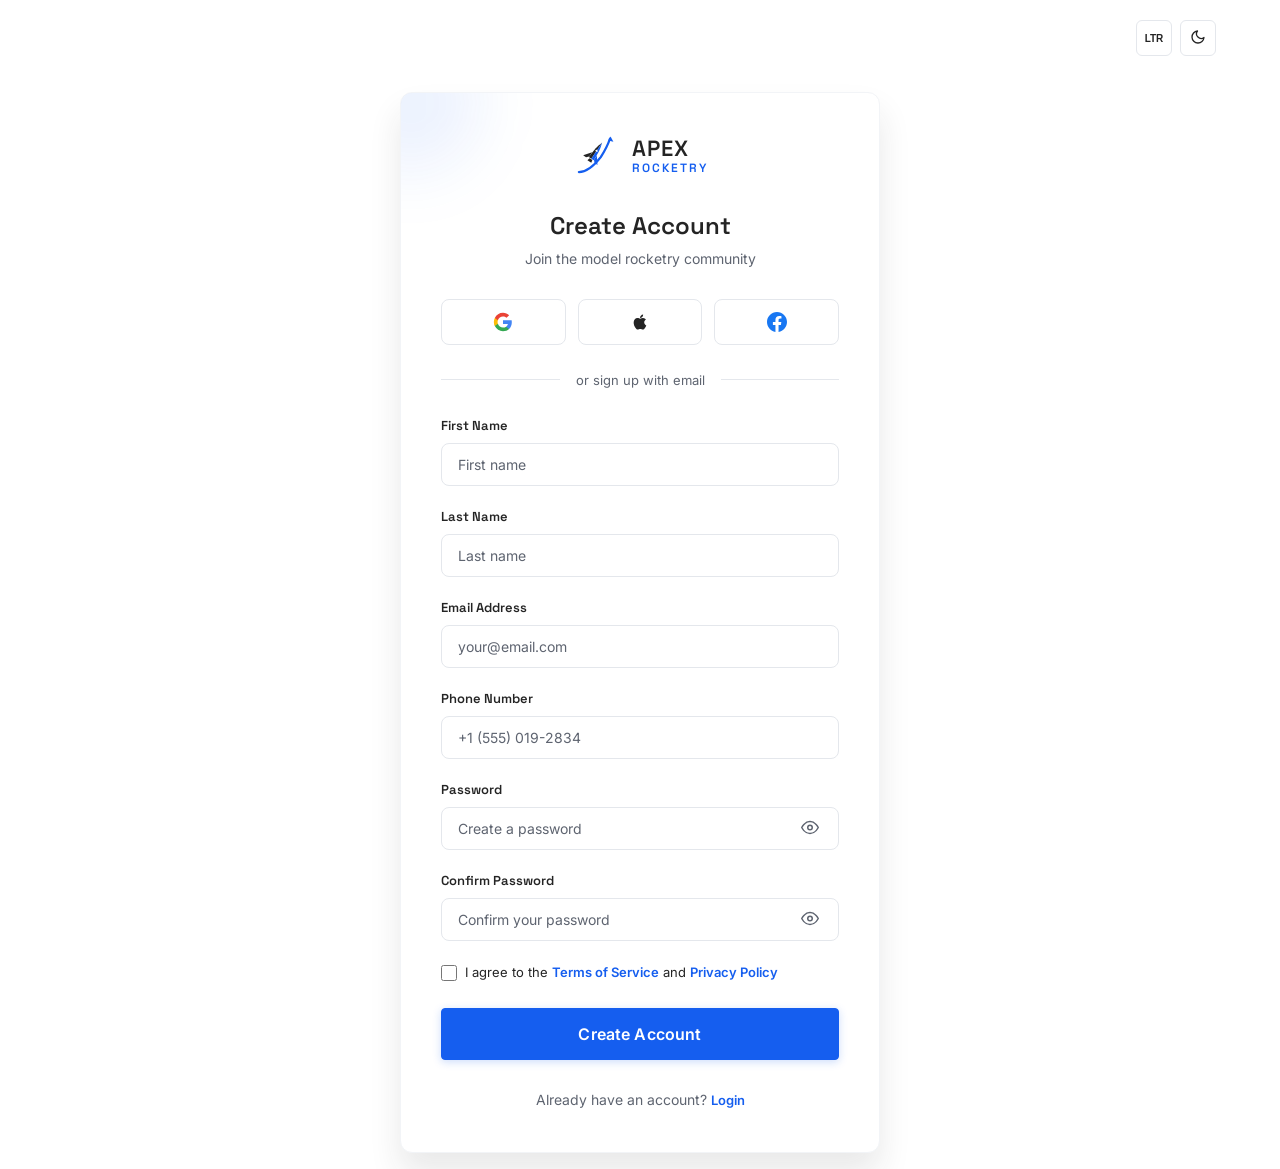
<file: signup.html>
<!DOCTYPE html>
<html lang="en" id="root-html">
<head>
    <meta charset="UTF-8">
    <meta name="viewport" content="width=device-width, initial-scale=1.0">
    <meta name="description" content="Create your Apex Rocketry account to join launch clubs, access member discounts, and track launch events.">
    <title>Sign Up | Apex Rocketry — Model Rocketry Hobby Store</title>
    <link rel="icon" type="image/svg+xml" href="favicon.svg">
    <link rel="stylesheet" href="style.css">
</head>
<body class="auth-page">

<!-- Top Bar -->
<div class="auth-topbar">
    <div class="auth-topbar-actions" style="display:flex;gap:0.5rem;">
        <button onclick="toggleDir()" class="auth-toggle-btn" title="Toggle Direction">
            <span class="dir-label" style="font-size:0.625rem;font-weight:600;">LTR</span>
        </button>
        <button onclick="toggleTheme()" class="auth-toggle-btn" title="Toggle Theme" aria-label="Toggle dark mode">
            <span class="theme-icon-wrap"><svg xmlns="http://www.w3.org/2000/svg" width="16" height="16" viewBox="0 0 24 24" fill="none" stroke="currentColor" stroke-width="2" stroke-linecap="round" stroke-linejoin="round"><path d="M21 12.79A9 9 0 1 1 11.21 3 7 7 0 0 0 21 12.79z"/></svg></span>
        </button>
    </div>
</div>

<!-- Card -->
<main style="flex:1;display:flex;align-items:center;justify-content:center;padding:1rem;">
    <div class="auth-card" style="max-width:480px;">
        <!-- Decorative orb -->
        <div style="position:absolute;top:-60px;left:-60px;width:140px;height:140px;background:rgba(21,94,239,0.08);border-radius:50%;filter:blur(30px);pointer-events:none;"></div>

        <!-- Logo -->
        <a href="index.html" class="auth-logo" aria-label="Apex Rocketry Home">
            <svg xmlns="http://www.w3.org/2000/svg" viewBox="0 0 40 40" width="46" height="46" class="nav-logo-svg" style="width:46px;height:46px;display:block;flex-shrink:0;">
                <path d="M 6 34 C 11 34 18 30 25 21 C 28.5 15.5 31.5 9.5 33 5" fill="none" stroke="#155EEF" stroke-width="2" stroke-linecap="round"/>
                <polygon points="33.5,3 36,7.5 31.5,6.5" fill="#155EEF"/>
                <g transform="translate(19, 19) rotate(34) translate(-19, -19)">
                    <path d="M 19 6 C 17.5 11 16.5 15 16.5 23 L 19 23 Z" class="logo-mark-graphite" fill="currentColor"/>
                    <path d="M 19 6 C 20.5 11 21.5 15 21.5 23 L 19 23 Z" fill="#155EEF"/>
                    <polygon points="16.5,18 11.5,24.5 14.5,24.5 16.5,22.5" class="logo-mark-graphite" fill="currentColor"/>
                    <polygon points="21.5,18 26.5,24.5 23.5,24.5 21.5,22.5" fill="#155EEF"/>
                    <polygon points="17.5,23.5 17,26 21,26 20.5,23.5" class="logo-mark-graphite" fill="currentColor"/>
                    <rect x="18" y="14" width="2" height="1.5" rx="0.5" fill="#FFFFFF"/>
                </g>
            </svg>
            <div class="auth-logo-text">
                <span class="brand-top">APEX</span>
                <span class="brand-bottom">Rocketry</span>
            </div>
        </a>

        <!-- Header -->
        <div style="text-align:center;margin-bottom:1.75rem;">
            <h1 style="font-size:1.5rem;margin-bottom:0.375rem;">Create Account</h1>
            <p style="font-size:0.875rem;color:var(--text-muted);">Join the model rocketry community</p>
        </div>

        <!-- Social Signup -->
        <div class="social-login-grid">
            <button class="social-btn" title="Sign up with Google" type="button">
                <svg width="20" height="20" viewBox="0 0 24 24"><path d="M22.56 12.25c0-.78-.07-1.53-.2-2.25H12v4.26h5.92a5.06 5.06 0 01-2.2 3.32v2.77h3.57c2.08-1.92 3.28-4.74 3.28-8.1z" fill="#4285F4"/><path d="M12 23c2.97 0 5.46-.98 7.28-2.66l-3.57-2.77c-.98.66-2.23 1.06-3.71 1.06-2.86 0-5.29-1.93-6.16-4.53H2.18v2.84C3.99 20.53 7.7 23 12 23z" fill="#34A853"/><path d="M5.84 14.09c-.22-.66-.35-1.36-.35-2.09s.13-1.43.35-2.09V7.07H2.18C1.43 8.55 1 10.22 1 12s.43 3.45 1.18 4.93l2.85-2.22.81-.62z" fill="#FBBC05"/><path d="M12 5.38c1.62 0 3.06.56 4.21 1.64l3.15-3.15C17.45 2.09 14.97 1 12 1 7.7 1 3.99 3.47 2.18 7.07l3.66 2.84c.87-2.6 3.3-4.53 6.16-4.53z" fill="#EA4335"/></svg>
            </button>
            <button class="social-btn" title="Sign up with Apple" type="button">
                <svg width="20" height="20" viewBox="0 0 24 24" fill="currentColor"><path d="M17.05 20.28c-.98.95-2.05.88-3.08.4-1.09-.5-2.08-.48-3.24 0-1.44.62-2.2.44-3.06-.4C2.79 15.25 3.51 7.59 9.05 7.31c1.35.07 2.29.74 3.08.8 1.18-.24 2.31-.93 3.57-.84 1.51.12 2.65.72 3.4 1.8-3.12 1.87-2.38 5.98.48 7.13-.57 1.5-1.31 2.99-2.54 4.09zM12.03 7.25c-.15-2.23 1.66-4.07 3.74-4.25.29 2.58-2.34 4.5-3.74 4.25z"/></svg>
            </button>
            <button class="social-btn" title="Sign up with Facebook" type="button">
                <svg width="20" height="20" viewBox="0 0 24 24" fill="#1877F2"><path d="M24 12.073c0-6.627-5.373-12-12-12s-12 5.373-12 12c0 5.99 4.388 10.954 10.125 11.854v-8.385H7.078v-3.47h3.047V9.43c0-3.007 1.792-4.669 4.533-4.669 1.312 0 2.686.235 2.686.235v2.953H15.83c-1.491 0-1.956.925-1.956 1.874v2.25h3.328l-.532 3.47h-2.796v8.385C19.612 23.027 24 18.062 24 12.073z"/></svg>
            </button>
        </div>

        <!-- Divider -->
        <div class="divider">or sign up with email</div>

        <!-- Form -->
        <form onsubmit="event.preventDefault(); alert('Account created successfully!'); window.location.href='login.html';" id="signup-form">
            <div class="form-group">
                <label class="form-label" for="signup-fname">First Name</label>
                <input type="text" id="signup-fname" class="form-input" placeholder="First name" required>
            </div>
            <div class="form-group">
                <label class="form-label" for="signup-lname">Last Name</label>
                <input type="text" id="signup-lname" class="form-input" placeholder="Last name" required>
            </div>
            <div class="form-group">
                <label class="form-label" for="signup-email">Email Address</label>
                <input type="email" id="signup-email" class="form-input" placeholder="your@email.com" required>
            </div>
            <div class="form-group">
                <label class="form-label" for="signup-phone">Phone Number</label>
                <input type="tel" id="signup-phone" class="form-input" placeholder="+1 (555) 019-2834" required>
            </div>
            <div class="form-group">
                <label class="form-label" for="signup-password">Password</label>
                <div class="password-wrapper">
                    <input type="password" id="signup-password" class="form-input" placeholder="Create a password" required minlength="8">
                    <button type="button" class="password-toggle" onclick="togglePasswordVisibility('signup-password', this)" aria-label="Toggle password visibility">
                        <span class="pw-icon"><svg xmlns="http://www.w3.org/2000/svg" width="18" height="18" viewBox="0 0 24 24" fill="none" stroke="currentColor" stroke-width="2" stroke-linecap="round" stroke-linejoin="round"><path d="M1 12s4-8 11-8 11 8 11 8-4 8-11 8-11-8-11-8z"/><circle cx="12" cy="12" r="3"/></svg></span>
                    </button>
                </div>
            </div>
            <div class="form-group">
                <label class="form-label" for="signup-confirm">Confirm Password</label>
                <div class="password-wrapper">
                    <input type="password" id="signup-confirm" class="form-input" placeholder="Confirm your password" required minlength="8">
                    <button type="button" class="password-toggle" onclick="togglePasswordVisibility('signup-confirm', this)" aria-label="Toggle password visibility">
                        <span class="pw-icon"><svg xmlns="http://www.w3.org/2000/svg" width="18" height="18" viewBox="0 0 24 24" fill="none" stroke="currentColor" stroke-width="2" stroke-linecap="round" stroke-linejoin="round"><path d="M1 12s4-8 11-8 11 8 11 8-4 8-11 8-11-8-11-8z"/><circle cx="12" cy="12" r="3"/></svg></span>
                    </button>
                </div>
            </div>
            <div class="checkbox-wrapper" style="margin-bottom:1.5rem;">
                <input type="checkbox" id="terms" required>
                <label for="terms">I agree to the <a href="#" class="link-primary">Terms of Service</a> and <a href="#" class="link-primary">Privacy Policy</a></label>
            </div>
            <button type="submit" class="btn btn-primary w-full btn-lg">Create Account</button>
        </form>

        <!-- Footer link -->
        <p style="text-align:center;margin-top:1.75rem;font-size:0.875rem;color:var(--text-muted);">
            Already have an account? <a href="login.html" class="link-primary">Login</a>
        </p>
    </div>
</main>

<script src="components.js"></script>
<script>
    document.addEventListener('DOMContentLoaded', function() {
        initAuthPage();
    });
</script>
</body>
</html>
</file>
<file: style.css>
/* ===== APEX ROCKETRY — DESIGN SYSTEM ===== */

/* --- Google Fonts --- */
@import url('https://fonts.googleapis.com/css2?family=Space+Grotesk:wght@400;500;600;700&family=Inter:wght@300;400;500;600;700&family=JetBrains+Mono:wght@400;500;600;700&display=swap');

/* --- CSS Custom Properties --- */
:root {
    /* Core Brand Colors - Strictly Two Main Colors */
    --primary: #155EEF;        /* Aerospace Blue */
    --primary-hover: #0B4FD9;
    --primary-active: #0038B0;
    --primary-light: #EFF4FF;
    --primary-glow: rgba(21, 94, 239, 0.22);
    --primary-subtle: rgba(21, 94, 239, 0.08);
    --primary-border: rgba(21, 94, 239, 0.25);

    --secondary: #242424;      /* Graphite Black */
    --secondary-hover: #141414;
    --secondary-light: #F4F5F6;

    /* Light Mode Neutrals - Crisp pure white canvas & graphite black text */
    --bg-body: #FFFFFF;
    --bg-surface: #F8F9FA;
    --bg-card: #FFFFFF;
    --bg-card-hover: #FFFFFF;

    --text-heading: #242424;   /* Graphite Black */
    --text-body: #242424;      /* Graphite Black */
    --text-muted: #5E6470;
    --text-subtle: #8A92A0;

    --border-default: #E4E7EC; /* Thin crisp 1px borders */
    --border-light: #F2F4F7;
    --border-subtle: #EAECF0;
    --border-dark: #D0D5DD;

    /* Functional status indicators only */
    --status-nominal: #12B76A;
    --status-standby: #F79009;
    --status-hold: #F04438;

    /* Elevation */
    --shadow-sm: 0 1px 2px rgba(36, 36, 36, 0.04);
    --shadow-md: 0 4px 12px rgba(36, 36, 36, 0.06);
    --shadow-lg: 0 10px 24px rgba(36, 36, 36, 0.08);
    --shadow-xl: 0 20px 32px rgba(36, 36, 36, 0.10);
    --shadow-card: 0 1px 3px rgba(36, 36, 36, 0.04);
    --shadow-card-hover: 0 8px 24px rgba(21, 94, 239, 0.12), 0 2px 6px rgba(36, 36, 36, 0.04);
    --shadow-glow: 0 0 24px rgba(21, 94, 239, 0.22);

    /* Technical Typography */
    --font-heading: 'Space Grotesk', -apple-system, BlinkMacSystemFont, sans-serif;
    --font-body: 'Inter', -apple-system, BlinkMacSystemFont, sans-serif;
    --font-mono: 'JetBrains Mono', SFMono-Regular, Consolas, monospace;

    /* Aerospace Precision Radii */
    --radius-xs: 2px;
    --radius-sm: 4px;
    --radius-md: 6px;
    --radius-lg: 8px;
    --radius-xl: 10px;
    --radius-2xl: 12px;
    --radius-full: 9999px;

    --transition-fast: all 0.15s cubic-bezier(0.4, 0, 0.2, 1);
    --transition-smooth: all 0.25s cubic-bezier(0.4, 0, 0.2, 1);
    --transition-premium: all 0.4s cubic-bezier(0.16, 1, 0.3, 1);
}

/* --- Dark Mode --- */
.dark {
    /* Dark Mode - Graphite Black / near-black backgrounds */
    --bg-body: #161719;        /* Graphite Black foundation */
    --bg-surface: #1E2024;     /* Dark grey mission panel */
    --bg-card: #242424;        /* Graphite Black cards */
    --bg-card-hover: #2B2D33;

    --text-heading: #F8F9FA;   /* White / light grey headings */
    --text-body: #D0D5DD;      /* Light grey body text */
    --text-muted: #94969C;
    --text-subtle: #667085;

    --border-default: #33373E; /* Thin subtle borders */
    --border-light: #282A30;
    --border-subtle: #3E424B;
    --border-dark: #4B515D;

    --primary-glow: rgba(21, 94, 239, 0.35);
    --primary-subtle: rgba(21, 94, 239, 0.15);
    --primary-border: rgba(21, 94, 239, 0.40);

    --shadow-sm: 0 1px 2px rgba(0, 0, 0, 0.4);
    --shadow-md: 0 4px 12px rgba(0, 0, 0, 0.45);
    --shadow-lg: 0 12px 28px rgba(0, 0, 0, 0.55);
    --shadow-xl: 0 24px 40px rgba(0, 0, 0, 0.65);
    --shadow-card: 0 2px 8px rgba(0, 0, 0, 0.35);
    --shadow-card-hover: 0 10px 28px rgba(21, 94, 239, 0.22), 0 4px 10px rgba(0, 0, 0, 0.5);
}

/* --- Base Reset --- */
*, *::before, *::after {
    margin: 0;
    padding: 0;
    box-sizing: border-box;
}

html {
    scroll-behavior: smooth;
    -webkit-font-smoothing: antialiased;
    -moz-osx-font-smoothing: grayscale;
    overflow-x: hidden;
}

body {
    font-family: var(--font-body);
    font-weight: 400;
    color: var(--text-body);
    background-color: var(--bg-body);
    line-height: 1.7;
    transition: background-color 0.3s ease, color 0.3s ease;
    overflow-x: hidden;
}

img {
    max-width: 100%;
    height: auto;
    display: block;
}

a {
    text-decoration: none;
    color: inherit;
    transition: var(--transition-fast);
}

ul, ol {
    list-style: none;
}

/* --- Typography Standards --- */
/* Headings: Strictly font-weight 600 */
h1, h2, h3, h4, h5, h6,
.h1, .h2, .h3, .h4, .h5, .h6,
.hero-title, .hero-content h1, .hero-cinematic-content h1,
.section-title, .page-title, .page-hero h1, .guide-hero h1,
.card-title, .modal-title, .cta-banner h2, .cta-banner-centered h2,
.cta-split-content h2, .pricing-cta-info h2, .footer-col-title,
.footer-newsletter-title, .cta-pass-meta h4 {
    font-family: var(--font-heading);
    font-weight: 600 !important;
    color: var(--text-heading);
    line-height: 1.25;
}

h1 { font-size: clamp(2rem, 5vw, 3.25rem); }
h2 { font-size: clamp(1.625rem, 4vw, 2.5rem); }
h3 { font-size: clamp(1.25rem, 3vw, 1.625rem); }
h4 { font-size: 1.125rem; }
h5 { font-size: 1rem; }
h6 { font-size: 0.875rem; }

/* Paragraphs: Strictly font-weight 400–550 */
p, .text-body, .lead, .desc, .section-desc, .hero-desc,
.card-desc, .hero-content p, .hero-cinematic-content p,
.page-hero p, .guide-hero p, .footer-brand p,
.footer-newsletter-desc, .cta-banner p, .cta-split-content p {
    font-family: var(--font-body);
    font-weight: 400;
    line-height: 1.7;
}

/* --- Container --- */
.container {
    width: 100%;
    max-width: 1200px;
    margin: 0 auto;
    padding: 0 1.5rem;
}

/* --- Utility --- */
.text-center { text-align: center; }
.text-primary { color: var(--primary); }
.w-full { width: 100%; }

/* --- Section --- */
.section {
    padding: 5rem 0;
}

.section-header {
    text-align: center;
    max-width: 640px;
    margin: 0 auto 3rem;
}

.section-label {
    display: inline-flex;
    align-items: center;
    gap: 0.5rem;
    font-family: var(--font-mono);
    font-size: 0.6875rem;
    font-weight: 600;
    text-transform: uppercase;
    letter-spacing: 0.12em;
    color: var(--primary);
    background: var(--primary-subtle);
    border: 1px solid var(--primary-border);
    padding: 0.3rem 0.85rem;
    border-radius: var(--radius-sm);
    margin-bottom: 1rem;
}
.dark .section-label {
    color: #70B4FF;
    background: rgba(21, 94, 239, 0.16);
    border-color: rgba(112, 180, 255, 0.35);
}

.section-title {
    margin-bottom: 1rem;
}

.section-desc {
    color: var(--text-muted);
    font-size: 1rem;
    max-width: 540px;
    margin: 0 auto;
}

/* ===== BUTTONS ===== */
.btn {
    display: inline-flex;
    align-items: center;
    justify-content: center;
    gap: 0.5rem;
    font-family: var(--font-body);
    font-weight: 600;
    font-size: 0.875rem;
    padding: 0.65rem 1.5rem;
    border-radius: var(--radius-sm);
    border: 1px solid transparent;
    cursor: pointer;
    transition: all 0.22s cubic-bezier(0.16, 1, 0.3, 1);
    white-space: nowrap;
    text-align: center;
    line-height: 1.4;
    letter-spacing: 0.01em;
    position: relative;
    user-select: none;
}

.btn svg {
    flex-shrink: 0;
    display: block;
    transition: transform 0.22s cubic-bezier(0.16, 1, 0.3, 1);
}

.btn:hover svg {
    transform: translateX(2px);
}
[dir="rtl"] .btn:hover svg {
    transform: translateX(-2px);
}

/* Primary Button */
.btn-primary,
a.btn-primary {
    background: var(--primary);
    color: #FFFFFF !important;
    border-color: var(--primary);
    box-shadow: 0 2px 8px rgba(21, 94, 239, 0.22);
}

.btn-primary:hover,
a.btn-primary:hover,
.btn-primary:focus-visible,
a.btn-primary:focus-visible {
    background: var(--primary-hover);
    color: #FFFFFF !important;
    border-color: var(--primary-hover);
    transform: translateY(-2px);
    box-shadow: 0 0 0 1px rgba(21, 94, 239, 0.45), 0 8px 24px -2px rgba(21, 94, 239, 0.55), 0 0 18px rgba(21, 94, 239, 0.35);
}

.btn-primary:active,
a.btn-primary:active {
    transform: translateY(0);
    box-shadow: 0 2px 8px rgba(21, 94, 239, 0.35);
}

/* Secondary Button */
.btn-secondary,
a.btn-secondary {
    background: var(--secondary);
    color: #FFFFFF !important;
    border-color: var(--secondary);
    box-shadow: 0 2px 6px rgba(0, 0, 0, 0.12);
}

.btn-secondary:hover,
a.btn-secondary:hover,
.btn-secondary:focus-visible,
a.btn-secondary:focus-visible {
    background: var(--secondary-hover);
    color: #FFFFFF !important;
    border-color: var(--secondary-hover);
    transform: translateY(-2px);
    box-shadow: 0 6px 20px -2px rgba(0, 0, 0, 0.25);
}

.btn-secondary:active,
a.btn-secondary:active {
    transform: translateY(0);
}

/* Secondary Button in Dark Mode */
.dark .btn-secondary,
.dark a.btn-secondary {
    background: #282A2E;
    border-color: #33373E;
    color: #F8F9FA !important;
    box-shadow: 0 2px 6px rgba(0, 0, 0, 0.35);
}

.dark .btn-secondary:hover,
.dark a.btn-secondary:hover,
.dark .btn-secondary:focus-visible,
.dark a.btn-secondary:focus-visible {
    background: #33373E;
    border-color: #4B515D;
    color: #FFFFFF !important;
    transform: translateY(-2px);
    box-shadow: 0 8px 20px -2px rgba(0, 0, 0, 0.5);
}

.dark .btn-secondary:active,
.dark a.btn-secondary:active {
    transform: translateY(0);
}

/* Outline Button - Light Mode */
.btn-outline,
a.btn-outline {
    background: transparent;
    color: var(--text-heading);
    border-color: var(--border-dark);
}

.btn-outline:hover,
a.btn-outline:hover,
.btn-outline:focus-visible,
a.btn-outline:focus-visible {
    background: var(--primary);
    color: #FFFFFF !important;
    border-color: var(--primary);
    transform: translateY(-2px);
    box-shadow: 0 6px 20px -2px rgba(21, 94, 239, 0.35);
}

.btn-outline:active,
a.btn-outline:active {
    transform: translateY(0);
}

/* Outline Button - Dark Mode (Crisp high-contrast HUD styling) */
.dark .btn-outline,
.dark a.btn-outline {
    background: rgba(255, 255, 255, 0.05);
    backdrop-filter: blur(8px);
    -webkit-backdrop-filter: blur(8px);
    color: #FFFFFF !important;
    border-color: rgba(255, 255, 255, 0.28);
    box-shadow: 0 2px 8px rgba(0, 0, 0, 0.25);
}

.dark .btn-outline:hover,
.dark a.btn-outline:hover,
.dark .btn-outline:focus-visible,
.dark a.btn-outline:focus-visible {
    background: var(--primary);
    border-color: var(--primary);
    color: #FFFFFF !important;
    transform: translateY(-2px);
    box-shadow: 0 0 0 1px rgba(21, 94, 239, 0.45), 0 8px 24px -2px rgba(21, 94, 239, 0.55), 0 0 18px rgba(21, 94, 239, 0.35);
}

.dark .btn-outline:active,
.dark a.btn-outline:active {
    transform: translateY(0);
    box-shadow: 0 2px 8px rgba(21, 94, 239, 0.3);
}

.btn-sm {
    font-size: 0.8125rem;
    padding: 0.5rem 1.25rem;
}

.btn-lg {
    font-size: 1rem;
    padding: 0.875rem 2.25rem;
}

/* ===== NAVBAR ===== */
.navbar {
    position: fixed;
    top: 0;
    left: 0;
    right: 0;
    z-index: 1000;
    background: rgba(255, 255, 255, 0.94);
    backdrop-filter: blur(12px);
    -webkit-backdrop-filter: blur(12px);
    border-bottom: 1px solid var(--border-default);
    transition: var(--transition-smooth);
    padding: 0 1.5rem;
}
.dark .navbar {
    background: rgba(22, 23, 25, 0.94);
    border-bottom: 1px solid var(--border-default);
}
.navbar.scrolled {
    box-shadow: var(--shadow-md);
}

.nav-inner {
    display: flex;
    align-items: center;
    justify-content: space-between;
    max-width: 1200px;
    margin: 0 auto;
    height: 70px;
}

.nav-logo {
    display: flex;
    align-items: center;
    gap: 0.75rem;
    flex-shrink: 0;
}
.nav-logo-img {
    display: block;
    flex-shrink: 0;
}
.nav-logo-svg {
    display: block;
    flex-shrink: 0;
}
.logo-mark-graphite {
    fill: var(--text-heading) !important;
    color: var(--text-heading) !important;
    transition: fill var(--transition-fast);
}
.nav-logo-text {
    display: flex;
    flex-direction: column;
    line-height: 1.15;
}
.brand-top {
    font-family: var(--font-heading);
    font-weight: 800;
    font-size: 1.25rem;
    color: var(--text-heading);
    letter-spacing: 0.12em;
}
.brand-bottom {
    font-family: var(--font-mono);
    font-size: 0.75rem;
    font-weight: 600;
    color: var(--primary);
    letter-spacing: 0.18em;
    text-transform: uppercase;
}

.footer-logo {
    gap: 0.875rem;
    margin-bottom: 0.5rem;
}
.footer-logo .brand-top {
    font-size: 1.35rem;
}
.footer-logo .brand-bottom {
    font-size: 0.8125rem;
}

.nav-links {
    display: flex;
    align-items: center;
    gap: 0.25rem;
}
.nav-link {
    font-size: 0.875rem;
    font-weight: 500;
    color: var(--secondary);
    padding: 0.375rem 0.875rem;
    border-radius: var(--radius-sm);
    transition: var(--transition-fast);
}
.dark .nav-link {
    color: #D0D5DD;
}
.nav-link:hover,
.nav-link.active {
    color: var(--primary);
    background: var(--primary-subtle);
}
.dark .nav-link:hover,
.dark .nav-link.active {
    color: #FFFFFF;
    background: var(--primary-subtle);
}

.nav-actions {
    display: flex;
    align-items: center;
    gap: 0.5rem;
}

.nav-icon-btn {
    display: inline-flex;
    align-items: center;
    justify-content: center;
    width: 36px;
    height: 36px;
    border: 1px solid var(--border-default);
    border-radius: var(--radius-sm);
    background: transparent;
    color: var(--text-body);
    cursor: pointer;
    transition: var(--transition-fast);
    flex-shrink: 0;
}
.nav-icon-btn:hover {
    border-color: var(--primary);
    color: var(--primary);
    background: var(--primary-subtle);
}

/* Mobile Nav */
.mobile-menu-btn {
    display: none;
    width: 2.25rem;
    height: 2.25rem;
    align-items: center;
    justify-content: center;
    border-radius: var(--radius-md);
    background: var(--bg-surface);
    border: 1px solid var(--border-default);
    color: var(--text-body);
    cursor: pointer;
    transition: var(--transition-fast);
}

.mobile-menu-btn:hover {
    border-color: var(--primary);
    color: var(--primary);
}

.mobile-menu-btn svg,
.mobile-menu-icon svg {
    width: 1.125rem;
    height: 1.125rem;
    stroke: currentColor;
    stroke-width: 2;
    fill: none;
    display: block;
}

.navbar-spacer {
    height: 70px;
    width: 100%;
}

.mobile-backdrop {
    display: none;
    position: fixed;
    inset: 0;
    background: rgba(0, 0, 0, 0.6);
    backdrop-filter: blur(6px);
    -webkit-backdrop-filter: blur(6px);
    z-index: 990;
    top: 70px;
}

.mobile-menu {
    display: none;
    position: absolute;
    top: 100%;
    left: 0;
    right: 0;
    background: var(--bg-card);
    border-bottom: 1px solid var(--border-default);
    box-shadow: var(--shadow-xl);
    z-index: 995;
    padding: 1.25rem;
}

.mobile-menu.open {
    display: block;
    animation: fadeInDown 0.25s cubic-bezier(0.16, 1, 0.3, 1);
}

.mobile-backdrop.open {
    display: block;
}

.mobile-menu .mob-link {
    display: block;
    padding: 0.75rem 1rem;
    border-radius: var(--radius-md);
    font-family: var(--font-heading);
    font-weight: 500;
    font-size: 0.875rem;
    color: var(--text-body);
    transition: var(--transition-fast);
}

.mobile-menu .mob-link:hover,
.mobile-menu .mob-link.active {
    background: var(--primary-subtle);
    color: var(--primary);
}

.mobile-menu .mob-actions {
    margin-top: 0.75rem;
    padding-top: 0.75rem;
    border-top: 1px solid var(--border-light);
    display: flex;
    flex-direction: column;
    gap: 0.5rem;
}

.mobile-menu .mob-toggles {
    display: flex;
    align-items: center;
    justify-content: center;
    gap: 0.5rem;
    margin-top: 0.75rem;
}

/* ===== FOOTER (White in Both Themes) ===== */
.footer,
html.dark .footer,
.dark .footer {
    background: #FFFFFF !important;
    border-top: 1px solid #E4E7EC !important;
    color: #5E6470 !important;
    padding: 4rem 0 0;
}

.footer-grid {
    display: grid;
    grid-template-columns: 1.35fr 1fr 1fr 1.35fr;
    gap: 3rem 2.5rem;
    margin-bottom: 3.5rem;
    align-items: start;
}

.footer .brand-top,
html.dark .footer .brand-top,
.dark .footer .brand-top,
.footer .nav-logo-text .brand-top,
html.dark .footer .nav-logo-text .brand-top,
.dark .footer .nav-logo-text .brand-top {
    color: #242424 !important;
}

.footer .brand-bottom,
html.dark .footer .brand-bottom,
.dark .footer .brand-bottom {
    color: var(--primary) !important;
}

.footer .logo-mark-graphite,
html.dark .footer .logo-mark-graphite,
.dark .footer .logo-mark-graphite {
    fill: #242424 !important;
    color: #242424 !important;
}

.footer-brand p,
html.dark .footer-brand p,
.dark .footer-brand p {
    font-size: 0.875rem;
    color: #5E6470 !important;
    margin-top: 1rem;
    line-height: 1.7;
}

.footer-socials {
    display: flex;
    gap: 0.625rem;
    margin-top: 1.25rem;
}

.footer-social-link,
html.dark .footer-social-link,
.dark .footer-social-link {
    width: 36px;
    height: 36px;
    display: inline-flex;
    align-items: center;
    justify-content: center;
    border: 1px solid #E4E7EC !important;
    background: #F8F9FA !important;
    border-radius: var(--radius-sm);
    color: #5E6470 !important;
    transition: var(--transition-fast);
}
.footer-social-link:hover,
html.dark .footer-social-link:hover,
.dark .footer-social-link:hover {
    color: var(--primary) !important;
    border-color: var(--primary) !important;
    background: rgba(21, 94, 239, 0.08) !important;
}

.footer-col-title,
html.dark .footer-col-title,
.dark .footer-col-title {
    font-size: 0.75rem;
    font-weight: 600;
    text-transform: uppercase;
    letter-spacing: 0.1em;
    color: #242424 !important;
    margin-bottom: 1.25rem;
}

.footer-links li + li {
    margin-top: 0.5rem;
}
.footer-links a,
html.dark .footer-links a,
.dark .footer-links a {
    font-size: 0.875rem;
    color: #5E6470 !important;
    transition: var(--transition-fast);
}
.footer-links a:hover,
html.dark .footer-links a:hover,
.dark .footer-links a:hover {
    color: var(--primary) !important;
    padding-left: 4px;
}
[dir="rtl"] .footer-links a:hover,
[dir="rtl"] html.dark .footer-links a:hover,
[dir="rtl"] .dark .footer-links a:hover {
    padding-left: 0;
    padding-right: 4px;
}

.footer-newsletter-card,
html.dark .footer-newsletter-card,
.dark .footer-newsletter-card {
    background: #F8F9FA !important;
    border: 1px solid #E4E7EC !important;
    border-radius: var(--radius-lg);
    padding: 1.5rem;
}
.footer-newsletter-title,
html.dark .footer-newsletter-title,
.dark .footer-newsletter-title {
    font-size: 1rem;
    font-weight: 600;
    color: #242424 !important;
    margin-bottom: 0.5rem;
}
.footer-newsletter-desc,
html.dark .footer-newsletter-desc,
.dark .footer-newsletter-desc {
    font-size: 0.8125rem;
    color: #5E6470 !important;
    margin-bottom: 1rem;
}
.footer-newsletter-form {
    display: flex;
    flex-direction: column;
    gap: 0.75rem;
}
.footer-newsletter-input,
html.dark .footer-newsletter-input,
.dark .footer-newsletter-input {
    width: 100%;
    padding: 0.75rem 1rem;
    border-radius: var(--radius-sm);
    border: 1px solid #D0D5DD !important;
    background: #FFFFFF !important;
    color: #242424 !important;
    font-size: 0.85rem;
    font-family: var(--font-body);
    outline: none;
    transition: var(--transition-fast);
}
.footer-newsletter-input:focus,
html.dark .footer-newsletter-input:focus,
.dark .footer-newsletter-input:focus {
    border-color: var(--primary) !important;
    box-shadow: 0 0 0 3px rgba(21, 94, 239, 0.12) !important;
}
.footer-newsletter-input::placeholder,
html.dark .footer-newsletter-input::placeholder,
.dark .footer-newsletter-input::placeholder {
    color: #8A92A0 !important;
}
.footer-newsletter-btn,
html.dark .footer-newsletter-btn,
.dark .footer-newsletter-btn {
    width: 100%;
    padding: 0.75rem 1rem;
    background: var(--primary) !important;
    color: #FFFFFF !important;
    border: none;
    border-radius: var(--radius-sm);
    font-size: 0.875rem;
    font-weight: 600;
    font-family: var(--font-heading);
    cursor: pointer;
    transition: var(--transition-fast);
    display: flex;
    align-items: center;
    justify-content: center;
}
.footer-newsletter-btn:hover,
html.dark .footer-newsletter-btn:hover,
.dark .footer-newsletter-btn:hover {
    background: var(--primary-hover) !important;
    color: #FFFFFF !important;
}

.footer-bottom,
html.dark .footer-bottom,
.dark .footer-bottom {
    display: flex;
    justify-content: space-between;
    align-items: center;
    padding: 1.5rem 0;
    margin-top: 3rem;
    border-top: 1px solid #E4E7EC !important;
}

.footer-copyright,
html.dark .footer-copyright,
.dark .footer-copyright {
    font-size: 0.8125rem;
    color: #8A92A0 !important;
}

.footer-bottom-links {
    display: flex;
    gap: 1.5rem;
}
.footer-bottom-links a,
html.dark .footer-bottom-links a,
.dark .footer-bottom-links a {
    font-size: 0.8125rem;
    color: #8A92A0 !important;
    transition: var(--transition-fast);
}
.footer-bottom-links a:hover,
html.dark .footer-bottom-links a:hover,
.dark .footer-bottom-links a:hover {
    color: var(--primary) !important;
}

/* RTL Footer Adjustments */
[dir="rtl"] .footer-links a:hover {
    transform: translateX(-4px);
    padding-left: 0;
    padding-right: 0;
}
[dir="rtl"] .footer-grid {
    text-align: right;
}
[dir="rtl"] .footer-socials {
    justify-content: flex-start;
}
[dir="rtl"] .footer-bottom {
    align-items: flex-start;
}

/* ===== HERO — HOME 1 (SPLIT LAYOUT) ===== */
.hero-section {
    position: relative;
    overflow: hidden;
    background: var(--bg-surface);
}

.hero-slides-track {
    position: relative;
    width: 100%;
    z-index: 2;
}

.hero-split-slide {
    position: absolute;
    top: 0; left: 0; right: 0; bottom: 0;
    opacity: 0;
    visibility: hidden;
    pointer-events: none;
    transition: opacity 0.7s ease, visibility 0.7s ease;
    display: flex;
    align-items: center;
    z-index: 1;
}
.hero-split-slide.active {
    position: relative;
    opacity: 1;
    visibility: visible;
    pointer-events: auto;
    z-index: 2;
}

.hero-split-inner {
    display: grid;
    grid-template-columns: 1fr 1fr;
    gap: 3rem;
    align-items: center;
    max-width: 1200px;
    margin: 0 auto;
    padding: 4rem 1.5rem;
    min-height: 520px;
}

.hero-content {
    max-width: 520px;
}
.hero-content .section-label {
    margin-bottom: 1.25rem;
}
.hero-content h1 {
    margin-bottom: 1.25rem;
    line-height: 1.15;
}
.hero-content p {
    font-size: 1.0625rem;
    color: var(--text-muted);
    margin-bottom: 2rem;
}
.hero-actions {
    display: flex;
    gap: 0.75rem;
    flex-wrap: wrap;
}

.hero-image-wrapper {
    position: relative;
    display: flex;
    justify-content: center;
    align-items: center;
    width: 100%;
}
.hero-image-wrapper img {
    width: 100%;
    max-width: 580px;
    border-radius: var(--radius-2xl);
    object-fit: cover;
    box-shadow: var(--shadow-lg);
    transition: transform 0.4s cubic-bezier(0.16, 1, 0.3, 1), box-shadow 0.4s ease;
}
.hero-image-wrapper img:hover {
    transform: translateY(-4px) scale(1.02);
    box-shadow: var(--shadow-xl);
}

.hero-controls {
    position: relative;
    z-index: 3;
    display: flex;
    align-items: center;
    justify-content: center;
    gap: 1rem;
    padding: 1.5rem 0 2rem;
}

.hero-dot {
    width: 10px;
    height: 10px;
    border-radius: 50%;
    background: var(--border-default);
    border: none;
    cursor: pointer;
    transition: var(--transition-fast);
}
.hero-dot.active {
    background: var(--primary);
    transform: scale(1.2);
}

.hero-arrow {
    width: 36px;
    height: 36px;
    border-radius: 50%;
    border: 1px solid var(--border-default);
    background: var(--bg-card);
    color: var(--text-body);
    display: inline-flex;
    align-items: center;
    justify-content: center;
    cursor: pointer;
    transition: var(--transition-fast);
}
.hero-arrow:hover {
    border-color: var(--primary);
    color: var(--primary);
}

/* ===== HERO — HOME 2 (FULL-WIDTH CINEMATIC SLIDER) ===== */
.hero-cinematic {
    position: relative;
    min-height: 600px;
    height: 75vh;
    max-height: 780px;
    display: flex;
    align-items: center;
    overflow: hidden;
    background: #242424;
}

.hero-cinematic-track {
    position: relative;
    width: 100%;
    height: 100%;
    min-height: 600px;
}

.hero-cinematic .hero-slide {
    position: absolute;
    top: 0;
    left: 0;
    right: 0;
    bottom: 0;
    width: 100%;
    height: 100%;
    opacity: 0;
    visibility: hidden;
    transition: opacity 0.8s ease-in-out, visibility 0.8s ease-in-out;
    display: flex;
    align-items: center;
    justify-content: center;
    z-index: 1;
}

.hero-cinematic .hero-slide.active {
    opacity: 1;
    visibility: visible;
    z-index: 2;
}

.hero-cinematic-bg {
    position: absolute;
    top: 0;
    left: 0;
    right: 0;
    bottom: 0;
    z-index: 0;
    overflow: hidden;
}

.hero-cinematic-bg img {
    width: 100%;
    height: 100%;
    object-fit: cover;
    transform: scale(1.06);
    transition: transform 6s cubic-bezier(0.25, 1, 0.5, 1);
}

.hero-cinematic .hero-slide.active .hero-cinematic-bg img {
    transform: scale(1);
}

.hero-cinematic-overlay {
    position: absolute;
    top: 0;
    left: 0;
    right: 0;
    bottom: 0;
    background: linear-gradient(135deg, rgba(36, 36, 36, 0.90) 0%, rgba(36, 36, 36, 0.58) 100%);
}

.hero-cinematic-content {
    position: relative;
    z-index: 2;
    max-width: 720px;
    padding: 5rem 1.5rem;
    margin: 0 auto;
    text-align: center;
    animation: fadeInUp 0.8s ease;
}

.hero-cinematic-content .section-label {
    background: rgba(21, 94, 239, 0.28);
    color: #93C5FD;
    border: 1px solid rgba(147, 197, 253, 0.45);
    backdrop-filter: blur(8px);
    -webkit-backdrop-filter: blur(8px);
    margin-bottom: 1.25rem;
    box-shadow: 0 0 16px rgba(21, 94, 239, 0.3);
}

.hero-cinematic-content h1 {
    color: #fff;
    font-size: clamp(2.25rem, 5vw, 3.5rem);
    font-weight: 600;
    line-height: 1.15;
    margin-bottom: 1.25rem;
    text-shadow: 0 2px 20px rgba(0,0,0,0.4);
}

.hero-cinematic-content p {
    color: #CBD5E0;
    font-size: clamp(1rem, 2vw, 1.125rem);
    line-height: 1.7;
    margin-bottom: 2.25rem;
    max-width: 640px;
    margin-left: auto;
    margin-right: auto;
}

.hero-cinematic-content .hero-actions {
    justify-content: center;
}

.hero-cinematic-controls {
    position: absolute;
    bottom: 2rem;
    left: 0;
    right: 0;
    z-index: 10;
    display: flex;
    align-items: center;
    justify-content: center;
    gap: 1rem;
    padding: 0;
}

.hero-cinematic-controls .hero-dot {
    width: 12px;
    height: 12px;
    border-radius: var(--radius-full);
    background: rgba(255, 255, 255, 0.35);
    border: 1px solid rgba(255, 255, 255, 0.2);
    cursor: pointer;
    transition: var(--transition-fast);
}

.hero-cinematic-controls .hero-dot:hover {
    background: rgba(255, 255, 255, 0.7);
}

.hero-cinematic-controls .hero-dot.active {
    background: var(--primary);
    width: 32px;
    border-radius: var(--radius-full);
    transform: none;
    box-shadow: 0 0 12px var(--primary-glow);
}

.hero-cinematic-controls .hero-arrow {
    width: 40px;
    height: 40px;
    border-radius: 50%;
    border: 1px solid rgba(255, 255, 255, 0.2);
    background: rgba(36, 36, 36,  0.65);
    backdrop-filter: blur(8px);
    -webkit-backdrop-filter: blur(8px);
    color: #fff;
    display: inline-flex;
    align-items: center;
    justify-content: center;
    cursor: pointer;
    transition: var(--transition-fast);
}

.hero-cinematic-controls .hero-arrow:hover {
    background: var(--primary);
    border-color: var(--primary);
    transform: scale(1.08);
}

/* ===== CATEGORY CARDS ===== */
.category-grid {
    display: grid;
    grid-template-columns: repeat(3, 1fr);
    gap: 1.5rem;
}

.category-card {
    background: var(--bg-card);
    border: 1px solid var(--border-default);
    border-radius: var(--radius-xl);
    overflow: hidden;
    transition: var(--transition-smooth);
    text-align: center;
    display: flex;
    flex-direction: column;
    height: 100%;
}
.category-card:hover {
    transform: translateY(-6px);
    box-shadow: var(--shadow-card-hover);
    border-color: var(--primary);
}

.category-card-img {
    width: 100%;
    height: 240px;
    object-fit: cover;
    flex-shrink: 0;
}

.category-card-body {
    padding: 1.5rem;
    display: flex;
    flex-direction: column;
    flex: 1;
}

.category-card-body h3 {
    margin-bottom: 0.5rem;
}

.category-card-body p {
    font-size: 0.875rem;
    color: var(--text-muted);
    margin-bottom: 1.25rem;
    flex-grow: 1;
}

.category-card-body .btn {
    margin-top: auto;
    align-self: center;
}

/* ===== FEATURE / INFO SECTIONS ===== */
.split-section {
    display: grid;
    grid-template-columns: 1fr 1fr;
    gap: 4rem;
    align-items: center;
}

.split-section.reverse {
    direction: ltr;
}
.split-section.reverse > :first-child {
    order: 2;
}
.split-section.reverse > :last-child {
    order: 1;
}
[dir="rtl"] .split-section.reverse > :first-child {
    order: 1;
}
[dir="rtl"] .split-section.reverse > :last-child {
    order: 2;
}

.split-image {
    width: 100%;
    height: 100%;
    display: flex;
}

.split-image img {
    width: 100%;
    height: 100%;
    min-height: 460px;
    border-radius: var(--radius-2xl);
    object-fit: cover;
    box-shadow: var(--shadow-lg);
}

.split-content .section-label {
    text-align: left;
}
[dir="rtl"] .split-content .section-label {
    text-align: right;
}

.split-content h2 {
    margin-bottom: 1rem;
}

.split-content p {
    color: var(--text-muted);
    margin-bottom: 1.5rem;
}

.feature-list {
    display: flex;
    flex-direction: column;
    gap: 0.875rem;
    margin-bottom: 2rem;
}

.feature-item {
    display: flex;
    align-items: flex-start;
    gap: 0.75rem;
}

.feature-icon {
    width: 28px;
    height: 28px;
    flex-shrink: 0;
    display: inline-flex;
    align-items: center;
    justify-content: center;
    background: var(--primary-subtle);
    color: var(--primary);
    border-radius: var(--radius-sm);
}

.feature-item span {
    font-size: 0.9375rem;
    font-weight: 500;
    color: var(--text-heading);
    line-height: 1.6;
}

/* ===== STATS BAR ===== */
.stats-bar {
    background: var(--secondary);
    padding: 3rem 0;
}

.stats-grid {
    display: grid;
    grid-template-columns: repeat(4, 1fr);
    gap: 2rem;
    text-align: center;
}

.stat-item h3 {
    font-size: clamp(1.75rem, 4vw, 2.5rem);
    color: #fff;
    margin-bottom: 0.25rem;
}

.stat-item p {
    font-size: 0.875rem;
    color: #94A3B8;
}

/* ===== PRODUCT CARDS ===== */
.products-grid {
    display: grid;
    grid-template-columns: repeat(3, 1fr);
    gap: 1.5rem;
}

.product-card {
    background: var(--bg-card);
    border: 1px solid var(--border-default);
    border-radius: var(--radius-xl);
    overflow: hidden;
    transition: var(--transition-smooth);
    display: flex;
    flex-direction: column;
    height: 100%;
}
.product-card:hover {
    transform: translateY(-4px);
    box-shadow: var(--shadow-card-hover);
}

.product-card-img {
    position: relative;
    overflow: hidden;
    flex-shrink: 0;
}

.product-card-img img {
    width: 100%;
    height: 280px;
    object-fit: cover;
    transition: transform 0.5s ease;
}
.product-card:hover .product-card-img img {
    transform: scale(1.05);
}

.product-badge {
    position: absolute;
    top: 0.75rem;
    left: 0.75rem;
    background: var(--primary);
    color: #fff;
    font-size: 0.6875rem;
    font-weight: 600;
    padding: 0.25rem 0.75rem;
    border-radius: var(--radius-full);
    text-transform: uppercase;
    letter-spacing: 0.05em;
}
[dir="rtl"] .product-badge {
    left: auto;
    right: 0.75rem;
}

.product-card-body {
    padding: 1.25rem;
    display: flex;
    flex-direction: column;
    flex: 1;
}
.product-card-body h4 {
    margin-bottom: 0.375rem;
}
.product-card-body .product-meta {
    font-size: 0.8125rem;
    color: var(--text-muted);
    margin-bottom: 0.75rem;
    flex-grow: 1;
}
.product-price-row {
    display: flex;
    align-items: center;
    justify-content: space-between;
    margin-top: auto;
}
.product-price {
    font-family: var(--font-heading);
    font-weight: 600;
    font-size: 1.125rem;
    color: var(--primary);
}

/* ===== FILTER TABS ===== */
.filter-bar {
    display: flex;
    justify-content: center;
    gap: 0.5rem;
    margin-bottom: 2.5rem;
    flex-wrap: wrap;
}

.filter-tab {
    padding: 0.5rem 1.25rem;
    font-family: var(--font-body);
    font-size: 0.875rem;
    font-weight: 500;
    color: var(--text-body);
    background: var(--bg-card);
    border: 1px solid var(--border-default);
    border-radius: var(--radius-full);
    cursor: pointer;
    transition: var(--transition-fast);
}
.filter-tab:hover {
    border-color: var(--primary);
    color: var(--primary);
}
.filter-tab.active {
    background: var(--primary);
    color: #fff;
    border-color: var(--primary);
}

/* ===== EVENT CARDS ===== */
.events-grid {
    display: grid;
    grid-template-columns: repeat(2, 1fr);
    gap: 1.5rem;
}

.event-card {
    display: grid;
    grid-template-columns: 200px 1fr;
    background: var(--bg-card);
    border: 1px solid var(--border-default);
    border-radius: var(--radius-xl);
    overflow: hidden;
    transition: var(--transition-smooth);
}
.event-card:hover {
    transform: translateY(-4px);
    box-shadow: var(--shadow-card-hover);
}

.event-card-img img {
    width: 100%;
    height: 100%;
    object-fit: cover;
}

.event-card-body {
    padding: 1.5rem;
    display: flex;
    flex-direction: column;
    justify-content: center;
}

.event-date {
    display: inline-flex;
    align-items: center;
    gap: 0.375rem;
    font-size: 0.75rem;
    font-weight: 600;
    color: var(--primary);
    text-transform: uppercase;
    letter-spacing: 0.05em;
    margin-bottom: 0.5rem;
}

.event-card-body h3 {
    font-size: 1.125rem;
    margin-bottom: 0.375rem;
}

.event-card-body p {
    font-size: 0.875rem;
    color: var(--text-muted);
    margin-bottom: 1rem;
}

.event-meta-row {
    display: flex;
    gap: 1rem;
    font-size: 0.8125rem;
    color: var(--text-muted);
}
.event-meta-row span {
    display: inline-flex;
    align-items: center;
    gap: 0.25rem;
}

/* ===== GUIDE / STEPS ===== */
.steps-grid {
    display: grid;
    grid-template-columns: repeat(4, 1fr);
    gap: 1.5rem;
    counter-reset: step-counter;
}

.step-card {
    background: var(--bg-card);
    border: 1px solid var(--border-default);
    border-radius: var(--radius-xl);
    padding: 2rem 1.5rem;
    text-align: center;
    position: relative;
    transition: var(--transition-smooth);
    counter-increment: step-counter;
}
.step-card:hover {
    transform: translateY(-4px);
    box-shadow: var(--shadow-card-hover);
}

.step-number {
    display: inline-flex;
    align-items: center;
    justify-content: center;
    width: 48px;
    height: 48px;
    border-radius: 50%;
    background: var(--primary);
    color: #fff;
    font-family: var(--font-heading);
    font-weight: 700;
    font-size: 1.25rem;
    margin-bottom: 1rem;
}

.step-card h3 {
    margin-bottom: 0.5rem;
    font-size: 1.0625rem;
}

.step-card p {
    font-size: 0.875rem;
    color: var(--text-muted);
}

/* ===== FAQ ===== */
.faq-list {
    max-width: 720px;
    margin: 0 auto;
    display: flex;
    flex-direction: column;
    gap: 0.75rem;
}

.faq-item {
    background: var(--bg-card);
    border: 1px solid var(--border-default);
    border-radius: var(--radius-lg);
    overflow: hidden;
    transition: var(--transition-fast);
}
.faq-item.active {
    border-color: var(--primary);
}

.faq-trigger {
    width: 100%;
    display: flex;
    align-items: center;
    justify-content: space-between;
    padding: 1rem 1.25rem;
    background: none;
    border: none;
    font-family: var(--font-body);
    font-size: 0.9375rem;
    font-weight: 600;
    color: var(--text-heading);
    cursor: pointer;
    text-align: left;
}
[dir="rtl"] .faq-trigger {
    text-align: right;
}

.faq-trigger svg {
    transition: transform 0.3s ease;
    flex-shrink: 0;
}
.faq-item.active .faq-trigger svg {
    transform: rotate(180deg);
}

.faq-answer {
    max-height: 0;
    overflow: hidden;
    transition: max-height 0.35s ease, padding 0.35s ease;
}
.faq-item.active .faq-answer {
    max-height: 300px;
}

.faq-answer p {
    padding: 0 1.25rem 1rem;
    font-size: 0.875rem;
    color: var(--text-muted);
}

/* ===== TESTIMONIALS ===== */
.testimonials-grid {
    display: grid;
    grid-template-columns: repeat(3, 1fr);
    gap: 1.5rem;
}

.testimonial-card {
    background: var(--bg-card);
    border: 1px solid var(--border-default);
    border-radius: var(--radius-xl);
    padding: 1.75rem;
    transition: var(--transition-smooth);
}
.testimonial-card:hover {
    transform: translateY(-4px);
    box-shadow: var(--shadow-card-hover);
}

.testimonial-stars {
    display: flex;
    gap: 0.125rem;
    margin-bottom: 1rem;
    color: #F59E0B;
}

.testimonial-text {
    font-size: 0.9375rem;
    color: var(--text-body);
    font-style: italic;
    margin-bottom: 1.25rem;
    line-height: 1.7;
}

.testimonial-author {
    display: flex;
    align-items: center;
    gap: 0.75rem;
}

.testimonial-avatar {
    width: 44px;
    height: 44px;
    border-radius: 50%;
    background: var(--primary-subtle);
    display: inline-flex;
    align-items: center;
    justify-content: center;
    font-family: var(--font-heading);
    font-weight: 700;
    font-size: 1rem;
    color: var(--primary);
    flex-shrink: 0;
    overflow: hidden;
    border: 2px solid var(--border-default);
    box-shadow: var(--shadow-sm);
}

.testimonial-avatar img {
    width: 100%;
    height: 100%;
    object-fit: cover;
    display: block;
}

.testimonial-info h4 {
    font-size: 0.875rem;
    margin-bottom: 0.125rem;
}

.testimonial-info p {
    font-size: 0.75rem;
    color: var(--text-muted);
}

/* ===== CUSTOMER TESTIMONIALS SLIDER (3-SLIDE 5S AUTO-SWITCH) ===== */
.testimonials-slider-wrapper {
    max-width: 860px;
    margin: 0 auto;
    width: 100%;
    position: relative;
}

.testimonials-slider-card {
    background: var(--bg-card);
    border: 1px solid var(--border-default);
    border-radius: var(--radius-2xl);
    padding: 2.5rem 2.75rem 2.25rem;
    position: relative;
    box-shadow: 0 10px 30px -10px rgba(0, 0, 0, 0.07);
    transition: var(--transition-smooth);
    overflow: hidden;
}

.dark .testimonials-slider-card {
    background: linear-gradient(180deg, rgba(30, 41, 59, 0.65) 0%, rgba(15, 23, 42, 0.85) 100%);
    border-color: rgba(255, 255, 255, 0.08);
    box-shadow: 0 20px 40px -15px rgba(0, 0, 0, 0.5), inset 0 1px 0 rgba(255, 255, 255, 0.06);
    backdrop-filter: blur(12px);
}

.testimonials-slider-card:hover {
    box-shadow: 0 16px 36px -10px rgba(21, 94, 239, 0.12);
    border-color: rgba(21, 94, 239, 0.35);
}

.testimonial-card-header {
    display: flex;
    align-items: center;
    justify-content: space-between;
    margin-bottom: 1.5rem;
}

.testimonial-telemetry {
    display: inline-flex;
    align-items: center;
    gap: 0.5rem;
    font-family: var(--font-mono);
    font-size: 0.6875rem;
    letter-spacing: 0.08em;
    color: var(--text-muted);
    background: var(--bg-surface);
    border: 1px solid var(--border-default);
    padding: 0.3rem 0.75rem;
    border-radius: 9999px;
}

.testimonial-telemetry-dot {
    width: 7px;
    height: 7px;
    border-radius: 50%;
    background: #12B76A;
    box-shadow: 0 0 8px rgba(18, 183, 106, 0.6);
    animation: telemetryPulse 2s ease-in-out infinite;
}

@keyframes telemetryPulse {
    0%, 100% { opacity: 1; transform: scale(1); }
    50% { opacity: 0.4; transform: scale(0.85); }
}

.testimonial-quote-badge {
    color: var(--primary);
    opacity: 0.18;
    display: flex;
    align-items: center;
    justify-content: center;
    transition: opacity 0.3s ease;
}

.testimonials-slider-card:hover .testimonial-quote-badge {
    opacity: 0.35;
}

.testimonials-slides-deck {
    display: grid;
    grid-template-columns: 1fr;
    grid-template-rows: 1fr;
    position: relative;
    min-height: 200px;
}

.testimonial-slide {
    grid-column: 1 / -1;
    grid-row: 1 / -1;
    opacity: 0;
    visibility: hidden;
    pointer-events: none;
    transform: translateY(12px) scale(0.985);
    transition: opacity 0.5s cubic-bezier(0.16, 1, 0.3, 1),
                transform 0.5s cubic-bezier(0.16, 1, 0.3, 1),
                visibility 0.5s ease;
    will-change: opacity, transform;
}

.testimonial-slide.active {
    opacity: 1;
    visibility: visible;
    pointer-events: auto;
    transform: translateY(0) scale(1);
    z-index: 2;
}

.testimonial-quote-text {
    font-family: var(--font-body);
    font-size: 1.25rem;
    line-height: 1.75;
    font-style: italic;
    color: var(--text-heading);
    margin: 0 0 1.75rem 0;
    font-weight: 450;
    border: none;
    padding: 0;
}

.testimonial-author-row {
    display: flex;
    align-items: center;
    justify-content: space-between;
    gap: 1rem;
    flex-wrap: wrap;
    padding-top: 1.25rem;
    border-top: 1px solid var(--border-default);
}

.testimonial-verified-badge {
    display: inline-flex;
    align-items: center;
    gap: 0.375rem;
    font-family: var(--font-mono);
    font-size: 0.75rem;
    font-weight: 600;
    color: #12B76A;
    background: rgba(18, 183, 106, 0.1);
    border: 1px solid rgba(18, 183, 106, 0.25);
    padding: 0.35rem 0.75rem;
    border-radius: 9999px;
    white-space: nowrap;
}

.dark .testimonial-verified-badge {
    background: rgba(18, 183, 106, 0.15);
    border-color: rgba(18, 183, 106, 0.3);
}

.testimonial-progress-wrapper {
    width: 100%;
    height: 3px;
    background: rgba(148, 163, 184, 0.18);
    border-radius: 2px;
    margin: 1.75rem 0 1.25rem;
    overflow: hidden;
    position: relative;
}

.dark .testimonial-progress-wrapper {
    background: rgba(255, 255, 255, 0.08);
}

.testimonial-progress-fill {
    height: 100%;
    width: 0%;
    background: linear-gradient(90deg, var(--primary) 0%, #38BDF8 100%);
    border-radius: 2px;
}

.testimonial-controls-bar {
    display: flex;
    align-items: center;
    justify-content: center;
    gap: 1.5rem;
}

.testimonial-nav-btn {
    width: 42px;
    height: 42px;
    border-radius: 50%;
    display: inline-flex;
    align-items: center;
    justify-content: center;
    background: var(--bg-surface);
    border: 1.5px solid var(--border-default);
    color: var(--text-body);
    cursor: pointer;
    transition: all 0.2s cubic-bezier(0.16, 1, 0.3, 1);
    outline: none;
    padding: 0;
}

.testimonial-nav-btn:hover {
    background: var(--primary);
    color: #FFFFFF;
    border-color: var(--primary);
    transform: translateY(-2px);
    box-shadow: 0 4px 12px rgba(21, 94, 239, 0.35);
}

.testimonial-nav-btn:active {
    transform: translateY(0);
}

.testimonial-dots-group {
    display: flex;
    align-items: center;
    gap: 0.5rem;
}

.testimonial-dot {
    width: 10px;
    height: 10px;
    border-radius: 5px;
    background: var(--border-default);
    border: none;
    cursor: pointer;
    padding: 0;
    transition: all 0.35s cubic-bezier(0.16, 1, 0.3, 1);
    outline: none;
}

.dark .testimonial-dot {
    background: rgba(255, 255, 255, 0.2);
}

.testimonial-dot:hover {
    background: var(--text-muted);
}

.testimonial-dot.active {
    width: 32px;
    background: var(--primary);
    box-shadow: 0 0 10px rgba(21, 94, 239, 0.45);
}

@media (max-width: 768px) {
    .testimonials-slider-card {
        padding: 1.75rem 1.25rem 1.5rem;
    }
    .testimonial-quote-text {
        font-size: 1.0625rem;
        line-height: 1.65;
        margin-bottom: 1.25rem;
    }
    .testimonial-author-row {
        flex-direction: column;
        align-items: flex-start;
        gap: 0.75rem;
    }
    .testimonial-telemetry-text {
        font-size: 0.625rem;
    }
}

/* ===== ENHANCED AEROSPACE MISSION CTA BANNER ===== */
.cta-section-wrap {
    position: relative;
    overflow: hidden;
}

.cta-banner {
    background: linear-gradient(135deg, #070B14 0%, #0C162D 45%, #0A1020 100%);
    border-radius: var(--radius-2xl);
    padding: 3.5rem 3.5rem;
    position: relative;
    overflow: hidden;
    border: 1px solid rgba(56, 189, 248, 0.22);
    box-shadow: 0 25px 60px -15px rgba(0, 0, 0, 0.6), 
                inset 0 1px 0 rgba(255, 255, 255, 0.12),
                0 0 35px -8px rgba(21, 94, 239, 0.25);
    transition: var(--transition-smooth);
}

.cta-banner:hover {
    border-color: rgba(56, 189, 248, 0.35);
    box-shadow: 0 30px 70px -15px rgba(0, 0, 0, 0.7), 
                inset 0 1px 0 rgba(255, 255, 255, 0.18),
                0 0 45px -5px rgba(21, 94, 239, 0.35);
}

/* Centered CTA Banner Variant (products.html) */
.cta-banner.cta-banner-centered,
.cta-banner-centered {
    text-align: center;
    padding: 4.5rem 2.5rem;
}

.cta-banner.cta-banner-centered .cta-banner-content,
.cta-banner-centered .cta-banner-content {
    position: relative;
    z-index: 2;
    max-width: 680px;
    margin: 0 auto;
    display: flex;
    flex-direction: column;
    align-items: center;
    text-align: center;
}

.cta-banner.cta-banner-centered h2,
.cta-banner-centered h2 {
    color: #FFFFFF;
    font-size: 2.35rem;
    line-height: 1.25;
    margin-bottom: 1rem;
    font-weight: 600;
    text-align: center;
    margin-left: auto;
    margin-right: auto;
}

.cta-banner.cta-banner-centered p,
.cta-banner-centered p {
    color: #94A3B8;
    font-size: 1.05rem;
    line-height: 1.65;
    margin: 0 auto 2rem auto;
    max-width: 600px;
    text-align: center;
}

.cta-banner.cta-banner-centered .cta-actions,
.cta-banner.cta-banner-centered .hero-actions,
.cta-banner-centered .cta-actions,
.cta-banner-centered .hero-actions {
    display: flex;
    justify-content: center;
    align-items: center;
    gap: 1rem;
    flex-wrap: wrap;
    width: 100%;
}

/* Background Atmosphere Effects */
.cta-bg-fx {
    position: absolute;
    inset: 0;
    pointer-events: none;
    overflow: hidden;
    z-index: 1;
}

.cta-glow-top {
    position: absolute;
    top: -120px;
    right: -100px;
    width: 480px;
    height: 480px;
    background: radial-gradient(circle, rgba(21, 94, 239, 0.28) 0%, rgba(56, 189, 248, 0.12) 40%, transparent 70%);
    border-radius: 50%;
    filter: blur(40px);
}

.cta-glow-bottom {
    position: absolute;
    bottom: -150px;
    left: -120px;
    width: 450px;
    height: 450px;
    background: radial-gradient(circle, rgba(245, 158, 11, 0.15) 0%, rgba(21, 94, 239, 0.1) 50%, transparent 70%);
    border-radius: 50%;
    filter: blur(50px);
}

.cta-grid-lines {
    position: absolute;
    inset: 0;
    background-image: 
        linear-gradient(to right, rgba(255, 255, 255, 0.035) 1px, transparent 1px),
        linear-gradient(to bottom, rgba(255, 255, 255, 0.035) 1px, transparent 1px);
    background-size: 32px 32px;
    mask-image: radial-gradient(circle at 65% 50%, black 25%, transparent 80%);
    -webkit-mask-image: radial-gradient(circle at 65% 50%, black 25%, transparent 80%);
}

.cta-orbital-arcs {
    position: absolute;
    right: -100px;
    top: -50px;
    width: 650px;
    height: 450px;
    opacity: 0.65;
}

/* Content Grid */
.cta-content-grid {
    position: relative;
    z-index: 2;
    display: grid;
    grid-template-columns: 1.15fr 0.85fr;
    gap: 3.5rem;
    align-items: center;
}

/* Centered CTA Banner (Single Column Layout) */
.cta-content-grid.cta-content-centered {
    display: flex;
    flex-direction: column;
    align-items: center;
    text-align: center;
    max-width: 780px;
    margin: 0 auto;
}

.cta-content-grid.cta-content-centered .cta-main {
    text-align: center;
    display: flex;
    flex-direction: column;
    align-items: center;
    width: 100%;
}

.cta-content-grid.cta-content-centered .cta-badge {
    margin-left: auto;
    margin-right: auto;
}

.cta-content-grid.cta-content-centered h2 {
    max-width: 720px;
    margin-left: auto;
    margin-right: auto;
}

.cta-content-grid.cta-content-centered p {
    max-width: 620px;
    margin-left: auto;
    margin-right: auto;
}

.cta-content-grid.cta-content-centered .cta-perks-list {
    max-width: 600px;
    margin-left: auto;
    margin-right: auto;
    margin-bottom: 2rem;
}

.cta-content-grid.cta-content-centered .cta-actions {
    justify-content: center;
}

/* Main Left Column */
.cta-main {
    text-align: left;
}

.cta-badge {
    display: inline-flex;
    align-items: center;
    gap: 0.5rem;
    font-family: var(--font-mono);
    font-size: 0.7rem;
    font-weight: 600;
    letter-spacing: 0.08em;
    color: #38BDF8;
    background: rgba(56, 189, 248, 0.1);
    border: 1px solid rgba(56, 189, 248, 0.28);
    padding: 0.35rem 0.85rem;
    border-radius: 9999px;
    margin-bottom: 1.25rem;
}

.cta-badge-beacon {
    width: 7px;
    height: 7px;
    border-radius: 50%;
    background: #38BDF8;
    box-shadow: 0 0 10px #38BDF8;
    animation: ctaBeaconPulse 2s infinite ease-in-out;
}

@keyframes ctaBeaconPulse {
    0%, 100% { transform: scale(1); opacity: 1; }
    50% { transform: scale(0.7); opacity: 0.4; }
}

.cta-badge-code {
    color: rgba(255, 255, 255, 0.5);
    border-left: 1px solid rgba(255, 255, 255, 0.2);
    padding-left: 0.5rem;
    margin-left: 0.2rem;
}

.cta-banner h2 {
    color: #FFFFFF;
    font-size: 2.35rem;
    line-height: 1.2;
    margin-bottom: 1rem;
    font-weight: 600;
    letter-spacing: -0.02em;
}

.cta-title-highlight {
    background: linear-gradient(135deg, #38BDF8 0%, #155EEF 60%, #93C5FD 100%);
    -webkit-background-clip: text;
    -webkit-text-fill-color: transparent;
    display: inline-block;
}

.cta-banner p {
    color: #94A3B8;
    font-size: 1.05rem;
    line-height: 1.65;
    margin-bottom: 1.75rem;
    max-width: 520px;
}

/* Perks List */
.cta-perks-list {
    display: grid;
    grid-template-columns: 1fr 1fr;
    gap: 0.75rem 1.25rem;
    margin-bottom: 2rem;
}

.cta-perk {
    display: flex;
    align-items: center;
    gap: 0.55rem;
    font-size: 0.875rem;
    color: #E2E8F0;
    font-weight: 500;
}

.cta-perk-icon {
    width: 20px;
    height: 20px;
    border-radius: 50%;
    background: rgba(18, 183, 106, 0.18);
    border: 1px solid rgba(18, 183, 106, 0.4);
    color: #12B76A;
    display: inline-flex;
    align-items: center;
    justify-content: center;
    flex-shrink: 0;
}

/* CTA Buttons */
.cta-actions {
    display: flex;
    align-items: center;
    gap: 1rem;
    flex-wrap: wrap;
}

.cta-btn-glow {
    display: inline-flex;
    align-items: center;
    gap: 0.5rem;
    box-shadow: 0 4px 18px rgba(21, 94, 239, 0.45);
    transition: all 0.25s ease;
}

.cta-btn-glow:hover {
    transform: translateY(-2px);
    box-shadow: 0 8px 26px rgba(21, 94, 239, 0.6);
}

.cta-btn-secondary {
    display: inline-flex;
    align-items: center;
    gap: 0.5rem;
    color: #FFFFFF !important;
    border-color: rgba(255, 255, 255, 0.28) !important;
    background: rgba(255, 255, 255, 0.06);
    backdrop-filter: blur(8px);
}

.cta-btn-secondary:hover {
    border-color: #38BDF8 !important;
    background: rgba(56, 189, 248, 0.15) !important;
    color: #38BDF8 !important;
    transform: translateY(-2px);
}

/* Right Column: Mission HUD Card */
.cta-visual-hud {
    display: flex;
    justify-content: center;
}

.cta-hud-card {
    background: rgba(15, 23, 42, 0.78);
    border: 1px solid rgba(255, 255, 255, 0.12);
    border-radius: var(--radius-xl);
    padding: 1.5rem;
    width: 100%;
    max-width: 420px;
    box-shadow: 0 15px 35px -10px rgba(0, 0, 0, 0.55), inset 0 1px 0 rgba(255, 255, 255, 0.1);
    backdrop-filter: blur(16px);
    -webkit-backdrop-filter: blur(16px);
    transition: transform 0.3s ease, border-color 0.3s ease;
}

.cta-hud-card:hover {
    transform: translateY(-4px);
    border-color: rgba(56, 189, 248, 0.4);
}

.cta-hud-header {
    display: flex;
    align-items: center;
    justify-content: space-between;
    padding-bottom: 0.85rem;
    border-bottom: 1px solid rgba(255, 255, 255, 0.08);
    margin-bottom: 1rem;
}

.cta-hud-title-wrap {
    display: flex;
    align-items: center;
    gap: 0.5rem;
}

.cta-hud-live-indicator {
    width: 8px;
    height: 8px;
    border-radius: 50%;
    background: #12B76A;
    box-shadow: 0 0 8px #12B76A;
}

.cta-hud-title {
    font-family: var(--font-mono);
    font-size: 0.75rem;
    font-weight: 700;
    letter-spacing: 0.06em;
    color: #F8FAFC;
}

.cta-hud-tag {
    font-family: var(--font-mono);
    font-size: 0.65rem;
    font-weight: 600;
    color: #38BDF8;
    background: rgba(56, 189, 248, 0.12);
    padding: 0.2rem 0.5rem;
    border-radius: 4px;
    border: 1px solid rgba(56, 189, 248, 0.25);
}

/* Trajectory Graphic in HUD */
.cta-hud-trajectory {
    position: relative;
    background: rgba(8, 14, 26, 0.75);
    border: 1px solid rgba(255, 255, 255, 0.06);
    border-radius: var(--radius-md);
    padding: 0.75rem 0.5rem 0.25rem;
    margin-bottom: 1rem;
}

.cta-hud-trajectory-svg {
    width: 100%;
    height: auto;
    display: block;
}

.cta-hud-apogee-pulse {
    animation: apogeeBlink 1.5s infinite alternate;
}

@keyframes apogeeBlink {
    from { r: 4px; filter: drop-shadow(0 0 2px #F59E0B); }
    to { r: 6px; filter: drop-shadow(0 0 8px #F59E0B); }
}

.cta-hud-alt-badge {
    position: absolute;
    top: 8px;
    left: 12px;
    display: flex;
    flex-direction: column;
}

.cta-hud-alt-val {
    font-family: var(--font-mono);
    font-size: 0.85rem;
    font-weight: 700;
    color: #F59E0B;
}

.cta-hud-alt-lbl {
    font-family: var(--font-mono);
    font-size: 0.55rem;
    color: #94A3B8;
    letter-spacing: 0.05em;
}

/* HUD Stats Row */
.cta-hud-stats {
    display: grid;
    grid-template-columns: repeat(3, 1fr);
    gap: 0.5rem;
    margin-bottom: 1rem;
}

.cta-hud-stat {
    background: rgba(255, 255, 255, 0.04);
    border: 1px solid rgba(255, 255, 255, 0.06);
    border-radius: var(--radius-sm);
    padding: 0.5rem 0.4rem;
    text-align: center;
}

.cta-stat-label {
    display: block;
    font-family: var(--font-mono);
    font-size: 0.58rem;
    color: #94A3B8;
    letter-spacing: 0.04em;
    margin-bottom: 0.15rem;
}

.cta-stat-val {
    display: block;
    font-family: var(--font-mono);
    font-size: 0.78rem;
    font-weight: 700;
    color: #F8FAFC;
    white-space: nowrap;
}

/* Proof Strip */
.cta-hud-proof {
    display: flex;
    align-items: center;
    gap: 0.75rem;
    padding-top: 0.85rem;
    border-top: 1px solid rgba(255, 255, 255, 0.08);
}

.cta-proof-avatars {
    display: flex;
    align-items: center;
}

.cta-proof-avatar {
    width: 32px;
    height: 32px;
    border-radius: 50%;
    border: 2px solid #0F172A;
    object-fit: cover;
    margin-left: -8px;
}

.cta-proof-avatar:first-child {
    margin-left: 0;
}

.cta-proof-text {
    font-size: 0.75rem;
    color: #94A3B8;
    line-height: 1.35;
}

.cta-proof-stars {
    color: #F59E0B;
    font-size: 0.7rem;
    letter-spacing: 1px;
}

.cta-proof-text p {
    margin: 0;
    color: #CBD5E1;
    font-size: 0.75rem;
}

.cta-proof-text strong {
    color: #FFFFFF;
}

/* Membership Pass in home2.html */
.cta-pass-badge {
    display: flex;
    align-items: center;
    gap: 0.85rem;
    background: linear-gradient(135deg, rgba(21, 94, 239, 0.2) 0%, rgba(56, 189, 248, 0.08) 100%);
    border: 1px solid rgba(56, 189, 248, 0.25);
    border-radius: var(--radius-md);
    padding: 0.9rem 1rem;
    margin-bottom: 1rem;
}

.cta-pass-symbol {
    width: 44px;
    height: 44px;
    border-radius: var(--radius-md);
    background: linear-gradient(135deg, #155EEF 0%, #0284C7 100%);
    color: #FFFFFF;
    display: flex;
    align-items: center;
    justify-content: center;
    box-shadow: 0 4px 12px rgba(21, 94, 239, 0.4);
    flex-shrink: 0;
}

.cta-pass-meta h4 {
    font-size: 0.85rem;
    font-weight: 600;
    color: #FFFFFF;
    margin: 0 0 0.15rem 0;
    font-family: var(--font-heading);
}

.cta-pass-meta p {
    font-family: var(--font-mono);
    font-size: 0.65rem;
    color: #38BDF8;
    margin: 0;
    letter-spacing: 0.06em;
}

/* Responsive adjustments */
@media (max-width: 992px) {
    .cta-banner {
        padding: 3rem 2rem;
    }
    .cta-content-grid {
        grid-template-columns: 1fr;
        gap: 2.5rem;
    }
    .cta-main {
        text-align: center;
    }
    .cta-main p {
        margin: 0 auto 1.5rem;
    }
    .cta-perks-list {
        max-width: 460px;
        margin: 0 auto 1.75rem;
        text-align: left;
    }
    .cta-actions {
        justify-content: center;
    }
    .cta-visual-hud {
        width: 100%;
    }
    .cta-hud-card {
        max-width: 460px;
    }
}

@media (max-width: 576px) {
    .cta-banner {
        padding: 2.25rem 1.25rem;
    }
    .cta-banner.cta-banner-centered,
    .cta-banner-centered {
        padding: 2.25rem 1rem;
    }
    .cta-banner h2,
    .cta-banner-centered h2 {
        font-size: 1.55rem;
    }
    .cta-banner p,
    .cta-banner-centered p {
        font-size: 0.95rem;
        margin-bottom: 1.5rem;
    }
    .cta-perks-list {
        grid-template-columns: 1fr;
        gap: 0.5rem;
    }
    .cta-actions,
    .cta-banner .cta-actions,
    .cta-banner-centered .cta-actions {
        flex-direction: column;
        width: 100%;
        max-width: 100%;
        gap: 0.75rem;
    }
    .cta-actions .btn,
    .cta-banner .cta-actions .btn,
    .cta-banner-centered .cta-actions .btn,
    .cta-btn-glow,
    .cta-btn-secondary {
        width: 100%;
        max-width: 100%;
        justify-content: center;
        padding: 0.75rem 1.25rem;
        font-size: 0.9375rem;
        box-sizing: border-box;
        white-space: normal;
        text-align: center;
    }
    .cta-hud-stats {
        grid-template-columns: 1fr;
    }
}

/* ===== CTA BANNER WITH IMAGE (SPLIT LAYOUT) ===== */
.cta-banner-with-image {
    padding: 3rem 3.5rem;
}

.cta-split-layout {
    position: relative;
    z-index: 2;
    display: grid;
    grid-template-columns: 1.15fr 0.85fr;
    gap: 3.5rem;
    align-items: center;
}

.cta-split-layout.cta-layout-reversed {
    grid-template-columns: 0.85fr 1.15fr;
}

.cta-split-content {
    text-align: left;
}

.cta-split-content h2 {
    color: #FFFFFF;
    font-size: 2.25rem;
    line-height: 1.22;
    margin-bottom: 1rem;
    font-weight: 600;
    letter-spacing: -0.02em;
}

.cta-split-content p {
    color: #94A3B8;
    font-size: 1.05rem;
    line-height: 1.65;
    margin-bottom: 2rem;
    max-width: 520px;
}

.cta-split-media {
    display: flex;
    justify-content: center;
    align-items: center;
    width: 100%;
}

.cta-image-frame {
    position: relative;
    width: 100%;
    max-width: 460px;
    height: 370px;
    border-radius: var(--radius-xl);
    overflow: hidden;
    border: 1px solid rgba(56, 189, 248, 0.28);
    box-shadow: 0 20px 40px -10px rgba(0, 0, 0, 0.6), 
                0 0 25px -5px rgba(21, 94, 239, 0.3),
                inset 0 1px 0 rgba(255, 255, 255, 0.15);
    transition: transform 0.35s cubic-bezier(0.16, 1, 0.3, 1), 
                box-shadow 0.35s cubic-bezier(0.16, 1, 0.3, 1),
                border-color 0.35s ease;
}

.cta-image-frame:hover {
    transform: translateY(-4px) scale(1.015);
    border-color: rgba(56, 189, 248, 0.5);
    box-shadow: 0 25px 50px -10px rgba(0, 0, 0, 0.7), 
                0 0 35px -5px rgba(21, 94, 239, 0.45);
}

.cta-image-frame img {
    width: 100%;
    height: 100%;
    object-fit: cover;
    display: block;
    transition: transform 0.5s ease;
}

.cta-image-frame:hover img {
    transform: scale(1.04);
}

.cta-image-overlay-glow {
    position: absolute;
    inset: 0;
    background: linear-gradient(180deg, rgba(7, 11, 20, 0) 55%, rgba(7, 11, 20, 0.75) 100%);
    pointer-events: none;
}

.cta-image-badge {
    position: absolute;
    bottom: 14px;
    left: 14px;
    display: inline-flex;
    align-items: center;
    gap: 0.45rem;
    font-family: var(--font-mono);
    font-size: 0.7rem;
    font-weight: 600;
    letter-spacing: 0.05em;
    color: #F8FAFC;
    background: rgba(15, 23, 42, 0.88);
    border: 1px solid rgba(255, 255, 255, 0.15);
    backdrop-filter: blur(8px);
    -webkit-backdrop-filter: blur(8px);
    padding: 0.3rem 0.75rem;
    border-radius: 9999px;
    box-shadow: 0 4px 12px rgba(0, 0, 0, 0.4);
}

.cta-image-badge .badge-dot {
    width: 6px;
    height: 6px;
    border-radius: 50%;
    background: #12B76A;
    box-shadow: 0 0 6px #12B76A;
}

@media (max-width: 992px) {
    .cta-banner-with-image {
        padding: 3rem 2rem;
    }
    .cta-split-layout,
    .cta-split-layout.cta-layout-reversed {
        grid-template-columns: 1fr;
        gap: 2.25rem;
    }
    .cta-split-layout.cta-layout-reversed .cta-split-media {
        order: 2;
    }
    .cta-split-layout.cta-layout-reversed .cta-split-content {
        order: 1;
    }
    .cta-split-content {
        text-align: center;
    }
    .cta-split-content p {
        margin: 0 auto 1.75rem;
    }
    .cta-split-content .cta-actions {
        justify-content: center;
    }
    .cta-image-frame {
        max-width: 520px;
        height: 300px;
    }
}

@media (max-width: 576px) {
    .cta-banner-with-image {
        padding: 2.25rem 1.25rem;
    }
    .cta-split-content h2 {
        font-size: 1.65rem;
    }
    .cta-image-frame {
        height: 240px;
    }
}

.cta-banner .btn-outline,
.cta-banner a.btn-outline,
.hero-cinematic-content .btn-outline,
.hero-cinematic-content a.btn-outline {
    color: #FFFFFF !important;
    border-color: rgba(255, 255, 255, 0.35) !important;
    background: rgba(255, 255, 255, 0.06);
    backdrop-filter: blur(8px);
    -webkit-backdrop-filter: blur(8px);
}

.cta-banner .btn-outline:hover,
.cta-banner a.btn-outline:hover,
.cta-banner .btn-outline:focus-visible,
.cta-banner a.btn-outline:focus-visible,
.hero-cinematic-content .btn-outline:hover,
.hero-cinematic-content a.btn-outline:hover,
.hero-cinematic-content .btn-outline:focus-visible,
.hero-cinematic-content a.btn-outline:focus-visible {
    background: var(--primary) !important;
    border-color: var(--primary) !important;
    color: #FFFFFF !important;
    transform: translateY(-2px);
    box-shadow: 0 0 0 1px rgba(21, 94, 239, 0.4), 0 8px 24px -2px rgba(21, 94, 239, 0.45);
}

.cta-banner .btn-outline:active,
.cta-banner a.btn-outline:active,
.hero-cinematic-content .btn-outline:active,
.hero-cinematic-content a.btn-outline:active {
    transform: translateY(0);
}

/* ===== PRICING CARDS ===== */
.pricing-grid {
    display: grid;
    grid-template-columns: repeat(3, 1fr);
    gap: 1.5rem;
    align-items: start;
}

.pricing-card {
    background: var(--bg-card);
    border: 1px solid var(--border-default);
    border-radius: var(--radius-2xl);
    padding: 2.5rem 2rem;
    text-align: center;
    transition: var(--transition-smooth);
    position: relative;
}
.pricing-card:hover {
    transform: translateY(-6px);
    box-shadow: var(--shadow-card-hover);
}

.pricing-card.popular {
    border-color: var(--primary);
    box-shadow: var(--shadow-glow);
}

.pricing-popular-badge {
    position: absolute;
    top: -12px;
    left: 50%;
    transform: translateX(-50%);
    background: var(--primary);
    color: #fff;
    font-size: 0.6875rem;
    font-weight: 600;
    padding: 0.25rem 1rem;
    border-radius: var(--radius-full);
    text-transform: uppercase;
    letter-spacing: 0.05em;
}

.pricing-name {
    font-size: 1.125rem;
    font-weight: 600;
    color: var(--text-heading);
    margin-bottom: 0.5rem;
}

.pricing-price {
    display: flex;
    align-items: baseline;
    justify-content: center;
    gap: 0.25rem;
    margin-bottom: 0.5rem;
}

.pricing-amount {
    font-family: var(--font-heading);
    font-weight: 700;
    font-size: 2.5rem;
    color: var(--text-heading);
}

.pricing-period {
    font-size: 0.875rem;
    color: var(--text-muted);
}

.pricing-desc {
    font-size: 0.875rem;
    color: var(--text-muted);
    margin-bottom: 1.5rem;
}

.pricing-features {
    text-align: left;
    display: flex;
    flex-direction: column;
    gap: 0.625rem;
    margin-bottom: 2rem;
}
[dir="rtl"] .pricing-features {
    text-align: right;
}

.pricing-feature {
    display: flex;
    align-items: center;
    gap: 0.5rem;
    font-size: 0.875rem;
    color: var(--text-body);
}

.pricing-feature svg {
    color: var(--primary);
    flex-shrink: 0;
}

.pricing-feature.disabled {
    color: var(--text-muted);
    opacity: 0.6;
}

.pricing-card .btn {
    width: 100%;
}

/* ===== PRICING CUSTOM CTA SECTION (STEM & GROUP FLEETS) ===== */
.pricing-cta-section {
    padding-top: 1rem;
    padding-bottom: 5rem;
}

.pricing-custom-cta-card {
    position: relative;
    border-radius: var(--radius-2xl);
    background: radial-gradient(circle at 90% 15%, rgba(6, 182, 212, 0.14) 0%, transparent 45%),
                radial-gradient(circle at 10% 85%, rgba(99, 102, 241, 0.12) 0%, transparent 50%),
                linear-gradient(135deg, #0F172A 0%, #0B0F19 100%);
    border: 1px solid rgba(56, 189, 248, 0.22);
    box-shadow: 0 25px 65px -15px rgba(2, 6, 23, 0.7),
                0 0 35px -10px rgba(14, 165, 233, 0.2),
                inset 0 1px 0 rgba(255, 255, 255, 0.12);
    overflow: hidden;
    transition: var(--transition-smooth);
}

.pricing-custom-cta-card:hover {
    border-color: rgba(56, 189, 248, 0.38);
    box-shadow: 0 30px 75px -15px rgba(2, 6, 23, 0.8),
                0 0 45px -8px rgba(14, 165, 233, 0.3),
                inset 0 1px 0 rgba(255, 255, 255, 0.2);
}

/* Holographic Top Accent Line */
.pricing-cta-accent-line {
    position: absolute;
    top: 0;
    left: 0;
    right: 0;
    height: 3px;
    background: linear-gradient(90deg, #06B6D4 0%, #3B82F6 45%, #8B5CF6 80%, #EC4899 100%);
    box-shadow: 0 0 16px rgba(56, 189, 248, 0.8);
    z-index: 3;
}

/* Background Atmosphere & Grid Pattern */
.pricing-cta-bg-fx {
    position: absolute;
    inset: 0;
    pointer-events: none;
    overflow: hidden;
    z-index: 1;
}

.pricing-cta-glow-1 {
    position: absolute;
    top: -40px;
    right: 15%;
    width: 320px;
    height: 320px;
    background: radial-gradient(circle, rgba(14, 165, 233, 0.18) 0%, transparent 70%);
    filter: blur(40px);
}

.pricing-cta-glow-2 {
    position: absolute;
    bottom: -60px;
    left: 5%;
    width: 300px;
    height: 300px;
    background: radial-gradient(circle, rgba(99, 102, 241, 0.16) 0%, transparent 70%);
    filter: blur(45px);
}

.pricing-cta-grid-pattern {
    position: absolute;
    inset: 0;
    background-image: 
        linear-gradient(rgba(56, 189, 248, 0.035) 1px, transparent 1px),
        linear-gradient(90deg, rgba(56, 189, 248, 0.035) 1px, transparent 1px);
    background-size: 32px 32px;
    opacity: 0.8;
}

/* Main Grid */
.pricing-cta-grid {
    position: relative;
    z-index: 2;
    display: grid;
    grid-template-columns: 1.18fr 0.82fr;
    gap: 3.5rem;
    align-items: center;
    padding: 3.5rem 3.5rem;
}

/* Info Column */
.pricing-cta-info {
    display: flex;
    flex-direction: column;
    align-items: flex-start;
    text-align: left;
}

[dir="rtl"] .pricing-cta-info {
    align-items: flex-end;
    text-align: right;
}

/* Badge */
.pricing-cta-badge {
    display: inline-flex;
    align-items: center;
    gap: 0.6rem;
    background: rgba(14, 165, 233, 0.1);
    border: 1px solid rgba(56, 189, 248, 0.28);
    border-radius: var(--radius-full);
    padding: 0.35rem 0.85rem;
    margin-bottom: 1.25rem;
}

.pricing-cta-dot {
    width: 7px;
    height: 7px;
    border-radius: 50%;
    background: #06B6D4;
    box-shadow: 0 0 10px #06B6D4;
    animation: ctaBeaconPulse 2s infinite ease-in-out;
}

.pricing-cta-badge-text {
    font-family: var(--font-mono);
    font-size: 0.75rem;
    font-weight: 700;
    letter-spacing: 0.08em;
    color: #38BDF8;
}

.pricing-cta-pill-tag {
    font-family: var(--font-mono);
    font-size: 0.65rem;
    font-weight: 700;
    letter-spacing: 0.06em;
    background: rgba(6, 182, 212, 0.25);
    color: #E0F2FE;
    padding: 0.15rem 0.5rem;
    border-radius: var(--radius-full);
    border: 1px solid rgba(56, 189, 248, 0.4);
}

.pricing-cta-info h2 {
    font-size: 2.25rem;
    font-weight: 600;
    line-height: 1.2;
    color: #FFFFFF;
    margin-bottom: 1rem;
    letter-spacing: -0.02em;
}

.pricing-cta-highlight {
    background: linear-gradient(135deg, #38BDF8 0%, #60A5FA 50%, #A78BFA 100%);
    -webkit-background-clip: text;
    -webkit-text-fill-color: transparent;
    background-clip: text;
}

.pricing-cta-info p {
    color: #94A3B8;
    font-size: 1.025rem;
    line-height: 1.65;
    margin-bottom: 1.75rem;
    max-width: 540px;
}

/* Feature Chips */
.pricing-cta-feature-chips {
    display: flex;
    flex-direction: column;
    gap: 0.75rem;
    width: 100%;
    max-width: 520px;
    margin-bottom: 2rem;
}

.pricing-chip-item {
    display: flex;
    align-items: center;
    gap: 0.9rem;
    background: rgba(255, 255, 255, 0.035);
    border: 1px solid rgba(255, 255, 255, 0.08);
    border-radius: var(--radius-lg);
    padding: 0.65rem 1rem;
    transition: var(--transition-fast);
}

.pricing-chip-item:hover {
    background: rgba(14, 165, 233, 0.08);
    border-color: rgba(56, 189, 248, 0.25);
    transform: translateX(4px);
}

[dir="rtl"] .pricing-chip-item:hover {
    transform: translateX(-4px);
}

.pricing-chip-icon {
    width: 28px;
    height: 28px;
    border-radius: 50%;
    background: rgba(16, 185, 129, 0.15);
    border: 1px solid rgba(16, 185, 129, 0.35);
    color: #34D399;
    display: flex;
    align-items: center;
    justify-content: center;
    flex-shrink: 0;
    box-shadow: 0 0 10px rgba(16, 185, 129, 0.2);
}

.pricing-chip-text {
    display: flex;
    align-items: baseline;
    gap: 0.5rem;
    font-size: 0.85rem;
}

.pricing-chip-text strong {
    color: #F8FAFC;
    font-weight: 600;
}

.pricing-chip-text span {
    color: #94A3B8;
    font-size: 0.8rem;
}

/* Actions */
.pricing-cta-actions {
    display: flex;
    align-items: center;
    gap: 1rem;
    flex-wrap: wrap;
}

.pricing-cta-btn-glow {
    box-shadow: 0 0 25px rgba(21, 94, 239, 0.5), inset 0 1px 0 rgba(255, 255, 255, 0.25);
    display: inline-flex;
    align-items: center;
    gap: 0.5rem;
    font-weight: 600;
    padding: 0.85rem 1.75rem;
}

.pricing-cta-btn-glow:hover {
    box-shadow: 0 0 35px rgba(21, 94, 239, 0.75), inset 0 1px 0 rgba(255, 255, 255, 0.35);
    transform: translateY(-2px);
}

.pricing-cta-btn-outline {
    display: inline-flex;
    align-items: center;
    gap: 0.5rem;
    font-weight: 600;
    padding: 0.85rem 1.6rem;
    color: #F1F5F9 !important;
    border-color: rgba(255, 255, 255, 0.25) !important;
    background: rgba(255, 255, 255, 0.05) !important;
    backdrop-filter: blur(8px);
    -webkit-backdrop-filter: blur(8px);
}

.pricing-cta-btn-outline:hover {
    background: rgba(255, 255, 255, 0.12) !important;
    border-color: rgba(56, 189, 248, 0.5) !important;
    color: #FFFFFF !important;
    transform: translateY(-2px);
}

/* Right Media Showcase */
.pricing-cta-media {
    position: relative;
    width: 100%;
    display: flex;
    justify-content: center;
    align-items: center;
}

.pricing-cta-media-frame {
    position: relative;
    width: 100%;
    max-width: 460px;
    height: 340px;
    border-radius: var(--radius-xl);
    overflow: hidden;
    border: 1px solid rgba(56, 189, 248, 0.3);
    box-shadow: 0 25px 50px -12px rgba(0, 0, 0, 0.75),
                0 0 30px -5px rgba(21, 94, 239, 0.35),
                inset 0 1px 0 rgba(255, 255, 255, 0.2);
    transition: transform 0.4s cubic-bezier(0.16, 1, 0.3, 1), box-shadow 0.4s ease, border-color 0.4s ease;
}

.pricing-cta-media-frame:hover {
    transform: translateY(-4px) scale(1.015);
    border-color: rgba(56, 189, 248, 0.55);
    box-shadow: 0 30px 60px -12px rgba(0, 0, 0, 0.85),
                0 0 40px -4px rgba(21, 94, 239, 0.5);
}

.pricing-cta-media-frame img {
    width: 100%;
    height: 100%;
    object-fit: cover;
    display: block;
    transition: transform 0.6s cubic-bezier(0.16, 1, 0.3, 1);
}

.pricing-cta-media-frame:hover img {
    transform: scale(1.05);
}

.pricing-cta-media-overlay {
    position: absolute;
    inset: 0;
    background: linear-gradient(180deg, rgba(15, 23, 42, 0.1) 40%, rgba(11, 15, 25, 0.75) 100%);
    pointer-events: none;
}

/* Floating Badges */
.pricing-cta-float-badge {
    position: absolute;
    display: inline-flex;
    align-items: center;
    gap: 0.5rem;
    font-family: var(--font-mono);
    font-size: 0.75rem;
    font-weight: 600;
    letter-spacing: 0.04em;
    padding: 0.45rem 0.9rem;
    border-radius: var(--radius-full);
    backdrop-filter: blur(12px);
    -webkit-backdrop-filter: blur(12px);
    box-shadow: 0 8px 24px rgba(0, 0, 0, 0.45);
    z-index: 3;
    pointer-events: none;
}

.pricing-cta-float-badge.top-badge {
    top: 16px;
    right: 16px;
    background: rgba(15, 23, 42, 0.88);
    border: 1px solid rgba(251, 191, 36, 0.4);
    color: #F8FAFC;
    animation: floatLevitate 4s ease-in-out infinite;
}

.badge-star {
    color: #FBBF24;
    font-size: 0.85rem;
}

.pricing-cta-float-badge.bottom-badge {
    bottom: 16px;
    left: 16px;
    background: rgba(15, 23, 42, 0.92);
    border: 1px solid rgba(56, 189, 248, 0.35);
    color: #E2E8F0;
}

.badge-pulse-green {
    width: 8px;
    height: 8px;
    border-radius: 50%;
    background: #10B981;
    box-shadow: 0 0 10px #10B981;
    animation: ctaBeaconPulse 2s infinite ease-in-out;
}

@keyframes floatLevitate {
    0%, 100% {
        transform: translateY(0);
    }
    50% {
        transform: translateY(-6px);
    }
}

/* Bottom Trust Bar */
.pricing-cta-trust-bar {
    position: relative;
    z-index: 2;
    display: grid;
    grid-template-columns: repeat(4, 1fr);
    border-top: 1px solid rgba(255, 255, 255, 0.08);
    background: rgba(0, 0, 0, 0.22);
}

.pricing-cta-trust-bar .trust-item {
    display: flex;
    align-items: center;
    justify-content: center;
    gap: 0.6rem;
    padding: 1.15rem 1rem;
    border-right: 1px solid rgba(255, 255, 255, 0.06);
    color: #94A3B8;
    font-size: 0.8rem;
    font-weight: 500;
    transition: var(--transition-fast);
}

.pricing-cta-trust-bar .trust-item:last-child {
    border-right: none;
}

[dir="rtl"] .pricing-cta-trust-bar .trust-item {
    border-right: none;
    border-left: 1px solid rgba(255, 255, 255, 0.06);
}

[dir="rtl"] .pricing-cta-trust-bar .trust-item:last-child {
    border-left: none;
}

.pricing-cta-trust-bar .trust-item svg {
    color: #38BDF8;
    flex-shrink: 0;
}

.pricing-cta-trust-bar .trust-item:hover {
    background: rgba(255, 255, 255, 0.03);
    color: #F8FAFC;
}

.pricing-cta-trust-bar .trust-item:hover svg {
    color: #06B6D4;
}

/* Responsive Styles */
@media (max-width: 992px) {
    .pricing-cta-grid {
        grid-template-columns: 1fr;
        padding: 2.75rem 2rem;
        gap: 2.5rem;
    }
    .pricing-cta-info {
        align-items: center;
        text-align: center;
    }
    [dir="rtl"] .pricing-cta-info {
        align-items: center;
        text-align: center;
    }
    .pricing-cta-info p {
        margin-left: auto;
        margin-right: auto;
    }
    .pricing-cta-feature-chips {
        margin-left: auto;
        margin-right: auto;
    }
    .pricing-cta-actions {
        justify-content: center;
    }
    .pricing-cta-media-frame {
        max-width: 500px;
        height: 290px;
    }
    .pricing-cta-trust-bar {
        grid-template-columns: repeat(2, 1fr);
    }
    .pricing-cta-trust-bar .trust-item:nth-child(2) {
        border-right: none;
    }
    [dir="rtl"] .pricing-cta-trust-bar .trust-item:nth-child(2) {
        border-left: none;
    }
    .pricing-cta-trust-bar .trust-item:nth-child(1),
    .pricing-cta-trust-bar .trust-item:nth-child(2) {
        border-bottom: 1px solid rgba(255, 255, 255, 0.06);
    }
}

@media (max-width: 576px) {
    .pricing-cta-grid {
        padding: 2rem 1.25rem;
    }
    .pricing-cta-info h2 {
        font-size: 1.65rem;
    }
    .pricing-chip-item {
        flex-direction: column;
        align-items: flex-start;
        gap: 0.35rem;
    }
    .pricing-chip-text {
        flex-direction: column;
        align-items: flex-start;
        gap: 0.15rem;
    }
    .pricing-cta-actions {
        flex-direction: column;
        width: 100%;
    }
    .pricing-cta-actions .btn {
        width: 100%;
        justify-content: center;
    }
    .pricing-cta-media-frame {
        height: 220px;
    }
    .pricing-cta-float-badge.top-badge,
    .pricing-cta-float-badge.bottom-badge {
        font-size: 0.65rem;
        padding: 0.35rem 0.65rem;
    }
    .pricing-cta-trust-bar {
        grid-template-columns: 1fr;
    }
    .pricing-cta-trust-bar .trust-item {
        border-right: none;
        border-left: none;
        border-bottom: 1px solid rgba(255, 255, 255, 0.06);
        padding: 0.85rem 1rem;
        justify-content: flex-start;
    }
    .pricing-cta-trust-bar .trust-item:last-child {
        border-bottom: none;
    }
}

/* ===== CONTACT FORM ===== */
.contact-grid {
    display: grid;
    grid-template-columns: 1fr 1.2fr;
    gap: 3rem;
    align-items: start;
}

.contact-left-col {
    display: flex;
    flex-direction: column;
    gap: 1.5rem;
}

.contact-store-card {
    border-radius: var(--radius-2xl);
    overflow: hidden;
    background: var(--bg-card);
    border: 1px solid var(--border-default);
    box-shadow: var(--shadow-md);
    transition: var(--transition-smooth);
}

.contact-store-card:hover {
    transform: translateY(-3px);
    box-shadow: var(--shadow-card-hover);
    border-color: rgba(21, 94, 239, 0.4);
}

.contact-store-img-wrap {
    position: relative;
    width: 100%;
    height: 250px;
    overflow: hidden;
}

.contact-store-img-wrap img {
    width: 100%;
    height: 100%;
    object-fit: cover;
    display: block;
    transition: transform 0.6s cubic-bezier(0.16, 1, 0.3, 1);
}

.contact-store-card:hover .contact-store-img-wrap img {
    transform: scale(1.05);
}

.contact-store-overlay {
    position: absolute;
    inset: 0;
    background: linear-gradient(180deg, rgba(7, 11, 20, 0) 40%, rgba(7, 11, 20, 0.88) 100%);
    display: flex;
    flex-direction: column;
    justify-content: flex-end;
    padding: 1.25rem;
    gap: 0.35rem;
}

.contact-store-badge {
    display: inline-flex;
    align-items: center;
    gap: 0.45rem;
    font-family: var(--font-mono);
    font-size: 0.72rem;
    font-weight: 600;
    letter-spacing: 0.05em;
    color: #F8FAFC;
    background: rgba(15, 23, 42, 0.88);
    border: 1px solid rgba(255, 255, 255, 0.18);
    backdrop-filter: blur(8px);
    -webkit-backdrop-filter: blur(8px);
    padding: 0.3rem 0.75rem;
    border-radius: 9999px;
    align-self: flex-start;
    box-shadow: 0 4px 12px rgba(0, 0, 0, 0.35);
}

.contact-store-badge .badge-dot {
    width: 6px;
    height: 6px;
    border-radius: 50%;
    background: #12B76A;
    box-shadow: 0 0 6px #12B76A;
}

.contact-store-caption {
    font-size: 0.78rem;
    color: #CBD5E1;
    font-weight: 500;
}

.contact-info-card {
    background: var(--bg-card);
    border: 1px solid var(--border-default);
    border-radius: var(--radius-2xl);
    padding: 2.5rem;
    color: var(--text-body);
    box-shadow: var(--shadow-sm);
    transition: var(--transition-smooth);
}

.dark .contact-info-card {
    background: rgba(18, 22, 34, 0.7);
    border-color: rgba(255, 255, 255, 0.08);
}

.contact-info-card h3 {
    color: var(--text-heading);
    margin-bottom: 1rem;
}

.dark .contact-info-card h3 {
    color: #F8FAFC;
}

.contact-info-card > p {
    font-size: 0.9375rem;
    color: var(--text-muted);
    margin-bottom: 2rem;
    line-height: 1.6;
}

.contact-detail {
    display: flex;
    gap: 0.85rem;
    padding: 0.875rem 0;
    border-bottom: 1px solid var(--border-light);
}

.dark .contact-detail {
    border-bottom-color: rgba(255, 255, 255, 0.06);
}

.contact-detail-icon {
    width: 42px;
    height: 42px;
    flex-shrink: 0;
    display: inline-flex;
    align-items: center;
    justify-content: center;
    background: var(--primary-subtle);
    color: var(--primary);
    border: 1px solid var(--primary-border);
    border-radius: var(--radius-md);
}

.dark .contact-detail-icon {
    background: rgba(21, 94, 239, 0.18);
    border-color: rgba(21, 94, 239, 0.35);
    color: #84ADFF;
}

.contact-detail-text h4 {
    font-size: 0.9375rem;
    color: var(--text-heading);
    margin-bottom: 0.2rem;
    font-weight: 600;
}

.dark .contact-detail-text h4 {
    color: #F8FAFC;
}

.contact-detail-text p {
    font-size: 0.845rem;
    color: var(--text-muted);
    line-height: 1.5;
}

.contact-form-card {
    background: var(--bg-card);
    border: 1px solid var(--border-default);
    border-radius: var(--radius-2xl);
    padding: 2.5rem;
}

.form-grid {
    display: grid;
    grid-template-columns: 1fr;
    gap: 1.25rem;
}

.form-row {
    display: grid;
    grid-template-columns: 1fr 1fr;
    gap: 1rem;
}

.form-group {
    display: flex;
    flex-direction: column;
}

.form-group label {
    font-size: 0.8125rem;
    font-weight: 600;
    color: var(--text-heading);
    margin-bottom: 0.375rem;
}

.form-control {
    width: 100%;
    padding: 0.75rem 1rem;
    font-family: var(--font-body);
    font-size: 0.9375rem;
    color: var(--text-heading);
    background: var(--bg-surface);
    border: 1px solid var(--border-default);
    border-radius: var(--radius-md);
    outline: none;
    transition: var(--transition-fast);
}
.form-control:focus {
    border-color: var(--primary);
    box-shadow: 0 0 0 3px var(--primary-glow);
}
.form-control::placeholder {
    color: var(--text-muted);
}

textarea.form-control {
    resize: vertical;
    min-height: 120px;
}

/* ===== LIVE MAP SECTION ===== */
.live-map-box {
    max-width: 1100px;
    margin: 0 auto;
    height: 440px;
    border-radius: var(--radius-2xl);
    overflow: hidden;
    border: 1.5px solid var(--border-default);
    box-shadow: var(--shadow-xl);
    position: relative;
    background: var(--bg-card);
    transition: var(--transition-smooth);
}

.dark .live-map-box {
    border-color: var(--border-default);
    box-shadow: 0 12px 40px rgba(0, 0, 0, 0.5);
}

.live-map-overlay {
    position: absolute;
    top: 1.25rem;
    right: 1.25rem;
    left: auto;
    bottom: auto;
    z-index: 10;
    display: inline-flex;
    align-items: center;
    gap: 0.625rem;
    background: rgba(15, 23, 42, 0.9);
    backdrop-filter: blur(12px);
    -webkit-backdrop-filter: blur(12px);
    color: #fff;
    font-family: var(--font-body);
    font-size: 0.8125rem;
    font-weight: 500;
    padding: 0.5rem 1rem;
    border-radius: var(--radius-full);
    border: 1px solid rgba(255, 255, 255, 0.18);
    box-shadow: 0 4px 16px rgba(0, 0, 0, 0.3);
    pointer-events: none;
    white-space: nowrap;
    max-width: calc(100% - 2rem);
}

[dir="rtl"] .live-map-overlay {
    right: auto;
    left: 1.25rem;
}

@media (max-width: 640px) {
    .live-map-overlay {
        top: auto;
        bottom: 0.75rem;
        left: 50%;
        right: auto;
        transform: translateX(-50%);
        font-size: 0.72rem;
        padding: 0.35rem 0.75rem;
        white-space: nowrap;
    }
    [dir="rtl"] .live-map-overlay {
        left: 50%;
        right: auto;
        transform: translateX(-50%);
    }
}

.live-pulse-dot {
    width: 8px;
    height: 8px;
    border-radius: 50%;
    background: #10B981;
    box-shadow: 0 0 0 0 rgba(16, 185, 129, 0.7);
    animation: pulse-dot 2s infinite;
}

@keyframes pulse-dot {
    0% {
        box-shadow: 0 0 0 0 rgba(16, 185, 129, 0.7);
    }
    70% {
        box-shadow: 0 0 0 8px rgba(16, 185, 129, 0);
    }
    100% {
        box-shadow: 0 0 0 0 rgba(16, 185, 129, 0);
    }
}

.map-features-bar {
    max-width: 1100px;
    margin: 1.75rem auto 0;
    display: grid;
    grid-template-columns: repeat(3, 1fr);
    gap: 1.25rem;
    text-align: left;
}

[dir="rtl"] .map-features-bar {
    text-align: right;
}

.map-feature-item {
    background: var(--bg-card);
    border: 1px solid var(--border-default);
    border-radius: var(--radius-xl);
    padding: 1.25rem 1.5rem;
    display: flex;
    align-items: center;
    gap: 1rem;
    transition: var(--transition-fast);
}

.map-feature-item:hover {
    transform: translateY(-2px);
    border-color: var(--primary);
    box-shadow: var(--shadow-md);
}

.map-feature-icon {
    width: 44px;
    height: 44px;
    border-radius: var(--radius-lg);
    background: var(--primary-subtle);
    color: var(--primary);
    display: inline-flex;
    align-items: center;
    justify-content: center;
    flex-shrink: 0;
}

.map-feature-title {
    font-family: var(--font-heading);
    font-size: 0.9375rem;
    font-weight: 600;
    color: var(--text-heading);
    margin-bottom: 0.125rem;
}

.map-feature-sub {
    font-size: 0.8125rem;
    color: var(--text-muted);
}

/* ===== FORM CONTROLS & UTILITIES ===== */
.form-group {
    margin-bottom: 1.25rem;
    display: flex;
    flex-direction: column;
}

.form-label {
    display: block;
    font-family: var(--font-heading);
    font-weight: 600;
    font-size: 0.8125rem;
    color: var(--text-heading);
    margin-bottom: 0.5rem;
}

.form-input {
    width: 100%;
    padding: 0.75rem 1rem;
    font-family: var(--font-body);
    font-size: 0.875rem;
    font-weight: 400;
    color: var(--text-heading);
    background: var(--bg-card);
    border: 1.5px solid var(--border-default);
    border-radius: var(--radius-lg);
    outline: none;
    transition: var(--transition-fast);
}

.form-input:focus {
    border-color: var(--primary);
    box-shadow: 0 0 0 3px var(--primary-subtle);
}

.form-input::placeholder {
    color: var(--text-muted);
    font-weight: 400;
}

.dark .form-input {
    background: rgba(255, 255, 255, 0.06);
    border-color: rgba(255, 255, 255, 0.12);
    color: #fff;
}

.dark .form-input:focus {
    border-color: var(--primary);
    box-shadow: 0 0 0 3px rgba(21, 94, 239,  0.25);
}

/* Password Field */
.password-wrapper {
    position: relative;
    width: 100%;
}

.password-wrapper .form-input {
    padding-right: 3rem;
}

.password-toggle {
    position: absolute;
    right: 1rem;
    top: 50%;
    transform: translateY(-50%);
    background: none;
    border: none;
    cursor: pointer;
    color: var(--text-muted);
    font-size: 0.875rem;
    transition: var(--transition-fast);
    padding: 0.25rem;
    display: flex;
    align-items: center;
    justify-content: center;
}

.password-toggle:hover {
    color: var(--primary);
}

.password-toggle svg {
    width: 1.125rem;
    height: 1.125rem;
    stroke: currentColor;
    stroke-width: 2;
    fill: none;
}

/* Divider */
.divider {
    display: flex;
    align-items: center;
    gap: 1rem;
    margin: 1.5rem 0;
    color: var(--text-muted);
    font-size: 0.8125rem;
}

.divider::before,
.divider::after {
    content: '';
    flex: 1;
    height: 1px;
    background: var(--border-default);
}

.dark .divider::before,
.dark .divider::after {
    background: rgba(255, 255, 255, 0.12);
}

/* Checkbox Styled */
.checkbox-wrapper {
    display: flex;
    align-items: center;
    gap: 0.5rem;
}

.checkbox-wrapper input[type="checkbox"] {
    width: 1rem;
    height: 1rem;
    accent-color: var(--primary);
    cursor: pointer;
    border-radius: var(--radius-sm);
}

.checkbox-wrapper label {
    font-size: 0.8125rem;
    color: var(--text-body);
    cursor: pointer;
}

/* Link Style */
.link-primary {
    color: var(--primary);
    font-weight: 600;
    font-size: 0.8125rem;
    transition: var(--transition-fast);
}

.link-primary:hover {
    color: var(--primary-hover);
    text-decoration: underline;
}

/* RTL Form Adjustments */
[dir="rtl"] .password-wrapper .form-input {
    padding-right: 1rem;
    padding-left: 3rem;
}

[dir="rtl"] .password-toggle {
    right: auto;
    left: 1rem;
}

[dir="rtl"] .checkbox-wrapper {
    flex-direction: row-reverse;
    justify-content: flex-end;
}

[dir="rtl"] input[type="tel"].form-input,
[dir="rtl"] input[type="tel"] {
    direction: ltr;
    text-align: right;
    unicode-bidi: isolate;
}

/* ===== AUTH PAGES ===== */
.auth-page {
    min-height: 100vh;
    display: flex;
    flex-direction: column;
    overflow-x: hidden;
    background: #FFFFFF;
}

.dark .auth-page {
    background: #161719;
}

.auth-topbar {
    display: flex;
    align-items: center;
    justify-content: flex-end;
    padding: 1.25rem 1.5rem;
    max-width: 1200px;
    margin: 0 auto;
    width: 100%;
}

.auth-topbar:has(.nav-logo),
.auth-topbar:has(a.nav-logo) {
    justify-content: space-between;
}

.auth-topbar-actions,
.auth-topbar > div:only-child {
    display: flex;
    align-items: center;
    gap: 0.5rem;
    margin-left: auto;
    margin-right: 0;
}

[dir="rtl"] .auth-topbar {
    justify-content: flex-start;
}

[dir="rtl"] .auth-topbar:has(.nav-logo),
[dir="rtl"] .auth-topbar:has(a.nav-logo) {
    justify-content: space-between;
}

[dir="rtl"] .auth-topbar-actions,
[dir="rtl"] .auth-topbar > div:only-child {
    margin-right: auto;
    margin-left: 0;
}

.auth-toggle-btn {
    width: 2.25rem;
    height: 2.25rem;
    display: flex;
    align-items: center;
    justify-content: center;
    border-radius: var(--radius-md);
    background: var(--bg-card);
    border: 1px solid var(--border-default);
    color: var(--text-heading);
    font-size: 0.75rem;
    cursor: pointer;
    transition: var(--transition-fast);
}

.auth-toggle-btn:hover {
    background: var(--primary-subtle);
    border-color: var(--primary);
    color: var(--primary);
}

.dark .auth-toggle-btn {
    background: rgba(255, 255, 255, 0.08);
    border-color: rgba(255, 255, 255, 0.12);
    color: rgba(255, 255, 255, 0.75);
}

.dark .auth-toggle-btn:hover {
    background: rgba(255, 255, 255, 0.15);
    color: #fff;
}

.auth-card {
    position: relative;
    overflow: hidden;
    width: 100%;
    max-width: 440px;
    margin: 0 auto;
    background: var(--bg-card);
    border-radius: var(--radius-2xl);
    box-shadow: var(--shadow-xl);
    border: 1px solid var(--border-light);
    padding: 2.5rem;
    animation: fadeInUp 0.5s ease;
}

.dark .auth-card {
    background: var(--bg-card);
    border-color: var(--border-default);
    box-shadow: 0 20px 50px rgba(0, 0, 0, 0.5);
}

.auth-logo {
    display: flex;
    align-items: center;
    gap: 0.875rem;
    justify-content: center;
    margin-bottom: 2rem;
    text-decoration: none;
}

.auth-logo img {
    width: 48px;
    height: 48px;
    object-fit: contain;
    display: block;
    filter: drop-shadow(0 2px 10px rgba(21, 94, 239,  0.35));
}

.auth-logo-text {
    display: flex;
    flex-direction: column;
    line-height: 1.15;
}

.auth-logo-text .brand-top {
    font-family: var(--font-heading);
    font-weight: 600;
    font-size: 1.375rem;
    color: var(--text-heading);
    letter-spacing: 0.04em;
}

.auth-logo-text .brand-bottom {
    font-family: var(--font-heading);
    font-weight: 600;
    font-size: 0.75rem;
    color: var(--primary);
    text-transform: uppercase;
    letter-spacing: 0.16em;
}

.social-login-grid {
    display: grid;
    grid-template-columns: repeat(3, 1fr);
    gap: 0.75rem;
    margin-bottom: 1.5rem;
}

.social-btn {
    display: flex;
    align-items: center;
    justify-content: center;
    padding: 0.75rem;
    border: 1.5px solid var(--border-default);
    border-radius: var(--radius-lg);
    background: var(--bg-card);
    color: var(--text-heading);
    cursor: pointer;
    transition: var(--transition-fast);
    font-size: 1.125rem;
}

.social-btn:hover {
    border-color: var(--primary);
    background: var(--primary-subtle);
    transform: translateY(-1px);
}

.social-btn svg {
    display: block;
}

.dark .social-btn {
    background: rgba(255, 255, 255, 0.05);
    border-color: rgba(255, 255, 255, 0.12);
    color: #FFFFFF;
}

.dark .social-btn:hover {
    background: rgba(21, 94, 239,  0.12);
    border-color: var(--primary);
}

/* ===== FULLSCREEN / ERROR / COMING SOON PAGES ===== */
.fullscreen-page {
    min-height: 100vh;
    display: flex;
    flex-direction: column;
    overflow-x: hidden;
    background: #FFFFFF;
}

.dark .fullscreen-page {
    background: #161719;
}

.fullscreen-content {
    flex: 1;
    display: flex;
    align-items: center;
    justify-content: center;
    padding: 2rem 1.25rem;
    text-align: center;
    position: relative;
    overflow: hidden;
    width: 100%;
}

.error-illustration {
    position: relative;
    display: inline-block;
    margin-bottom: 1.75rem;
}

.error-illustration .orbit-spin {
    position: absolute;
    top: 50%;
    left: 50%;
    transform: translate(-50%, -50%);
    width: 140px;
    height: 140px;
    opacity: 0.25;
    animation: spin 16s linear infinite;
    pointer-events: none;
}

.dark .error-illustration .orbit-spin {
    opacity: 0.35;
}

.error-code {
    font-family: var(--font-heading);
    font-weight: 700;
    font-size: clamp(6rem, 20vw, 12rem);
    line-height: 1;
    color: transparent;
    -webkit-text-stroke: 2px rgba(21, 94, 239,  0.45);
    background: linear-gradient(135deg, var(--primary), #155EEF);
    -webkit-background-clip: text;
    background-clip: text;
    animation: pulse-glow 3s ease-in-out infinite;
}

.error-subtitle {
    font-family: var(--font-heading);
    font-weight: 600;
    font-size: clamp(1.5rem, 3vw, 2rem);
    color: var(--text-heading);
    margin-bottom: 0.75rem;
}

.error-desc {
    color: var(--text-body);
    font-size: 1.05rem;
    max-width: 440px;
    margin: 0 auto 2.5rem;
}

/* Coming Soon specific */
.coming-title {
    color: var(--text-heading);
    font-size: clamp(2rem, 5vw, 3rem);
    margin-bottom: 0.75rem;
}

.coming-desc {
    color: var(--text-body);
    font-size: 1rem;
    max-width: 440px;
    margin: 0 auto;
}

.countdown-grid {
    display: grid;
    grid-template-columns: repeat(4, 1fr);
    gap: 1rem;
    max-width: 480px;
    margin: 2rem auto;
    width: 100%;
}

.countdown-item {
    background: var(--bg-card);
    border: 1px solid var(--border-default);
    box-shadow: var(--shadow-sm);
    border-radius: var(--radius-xl);
    padding: 1.25rem 0.75rem;
    text-align: center;
    backdrop-filter: blur(8px);
    transition: var(--transition-fast);
}

.countdown-item:hover {
    transform: translateY(-2px);
    border-color: var(--primary);
}

.dark .countdown-item {
    background: rgba(255, 255, 255, 0.05);
    border-color: rgba(255, 255, 255, 0.1);
}

.countdown-value {
    font-family: var(--font-heading);
    font-weight: 600;
    font-size: 2rem;
    color: var(--primary);
    line-height: 1.1;
    animation: countDown 2s ease-in-out infinite;
}

.countdown-label {
    font-size: 0.6875rem;
    color: var(--text-muted);
    text-transform: uppercase;
    letter-spacing: 0.1em;
    margin-top: 0.25rem;
    font-family: var(--font-heading);
    font-weight: 600;
}

.subscribe-form {
    display: flex;
    gap: 0.5rem;
    max-width: 420px;
    width: 100%;
    margin: 0 auto;
}

.subscribe-form input {
    flex: 1;
    padding: 0.75rem 1.25rem;
    background: var(--bg-card);
    border: 1.5px solid var(--border-default);
    border-radius: var(--radius-lg);
    color: var(--text-heading);
    font-family: var(--font-body);
    font-size: 0.875rem;
    outline: none;
    transition: var(--transition-fast);
}

.subscribe-form input:focus {
    border-color: var(--primary);
    box-shadow: 0 0 0 3px var(--primary-subtle);
}

.subscribe-form input::placeholder {
    color: var(--text-muted);
}

.dark .subscribe-form input {
    background: rgba(255, 255, 255, 0.06);
    border-color: rgba(255, 255, 255, 0.12);
    color: #fff;
}

.coming-socials {
    display: flex;
    justify-content: center;
    gap: 0.75rem;
    margin-top: 2.5rem;
}

.coming-social-link {
    width: 2.5rem;
    height: 2.5rem;
    display: flex;
    align-items: center;
    justify-content: center;
    border-radius: 50%;
    border: 1px solid var(--border-default);
    color: var(--text-body);
    background: var(--bg-card);
    transition: var(--transition-fast);
}

.coming-social-link:hover {
    border-color: var(--primary);
    color: var(--primary);
    background: var(--primary-subtle);
    transform: translateY(-2px);
}

.dark .coming-social-link {
    border-color: rgba(255, 255, 255, 0.15);
    color: rgba(255, 255, 255, 0.6);
    background: transparent;
}

.dark .coming-social-link:hover {
    border-color: var(--primary);
    color: var(--primary);
    background: rgba(21, 94, 239,  0.15);
}

/* Keyframes */
@keyframes fadeInUp {
    from {
        opacity: 0;
        transform: translateY(20px);
    }
    to {
        opacity: 1;
        transform: translateY(0);
    }
}

@keyframes spin {
    from {
        transform: translate(-50%, -50%) rotate(0deg);
    }
    to {
        transform: translate(-50%, -50%) rotate(360deg);
    }
}

@keyframes pulse-glow {
    0%, 100% {
        filter: drop-shadow(0 0 15px rgba(21, 94, 239,  0.2));
    }
    50% {
        filter: drop-shadow(0 0 35px rgba(21, 94, 239,  0.45));
    }
}

@keyframes countDown {
    0%, 100% {
        transform: scale(1);
    }
    50% {
        transform: scale(1.02);
    }
}

/* ===== ANIMATIONS ===== */
.animate-on-scroll {
    opacity: 0;
    transform: translateY(30px);
    transition: opacity 0.6s ease, transform 0.6s ease;
}

.animate-on-scroll.visible {
    opacity: 1;
    transform: translateY(0);
}

/* ===== TIMELINE ===== */
.timeline {
    position: relative;
    max-width: 700px;
    margin: 0 auto;
}

.timeline::before {
    content: '';
    position: absolute;
    left: 50%;
    top: 0;
    bottom: 0;
    width: 2px;
    background: var(--border-default);
    transform: translateX(-50%);
}
[dir="rtl"] .timeline::before {
    left: auto;
    right: 50%;
    transform: translateX(50%);
}

.timeline-item {
    position: relative;
    padding: 1.5rem 0;
    display: grid;
    grid-template-columns: 1fr 1fr;
    gap: 3rem;
}

.timeline-item:nth-child(odd) .timeline-content {
    text-align: right;
}
[dir="rtl"] .timeline-item:nth-child(odd) .timeline-content {
    text-align: left;
}

.timeline-item:nth-child(even) .timeline-content {
    grid-column: 2;
}

.timeline-dot {
    position: absolute;
    left: 50%;
    top: 50%;
    transform: translate(-50%, -50%);
    width: 16px;
    height: 16px;
    border-radius: 50%;
    background: var(--primary);
    border: 3px solid var(--bg-body);
    z-index: 1;
}
[dir="rtl"] .timeline-dot {
    left: auto;
    right: 50%;
    transform: translate(50%, -50%);
}

.timeline-content h4 {
    margin-bottom: 0.25rem;
}

.timeline-content p {
    font-size: 0.875rem;
    color: var(--text-muted);
}

/* ===== GUIDE PAGE SPECIFICS ===== */
.guide-hero {
    background: var(--bg-surface);
    padding: 4rem 0 3rem;
    text-align: center;
}

.guide-hero h1 {
    margin-bottom: 1rem;
}

.guide-hero p {
    color: var(--text-muted);
    max-width: 600px;
    margin: 0 auto;
}

.guide-section {
    display: grid;
    grid-template-columns: 1fr 1fr;
    gap: 3rem;
    align-items: center;
    padding: 3rem 0;
    border-bottom: 1px solid var(--border-light);
}

.guide-section:last-child {
    border-bottom: none;
}

.guide-section.reverse > :first-child {
    order: 2;
}
.guide-section.reverse > :last-child {
    order: 1;
}

.guide-image img {
    width: 100%;
    border-radius: var(--radius-2xl);
    object-fit: cover;
}

.guide-text h2 {
    margin-bottom: 1rem;
}

.guide-text p {
    color: var(--text-muted);
    margin-bottom: 1rem;
}

/* ===== ICON LIST (About/Values) ===== */
.icon-list {
    display: grid;
    grid-template-columns: repeat(3, 1fr);
    gap: 1.5rem;
}

.icon-list-item {
    text-align: center;
    padding: 2rem 1.5rem;
    background: var(--bg-card);
    border: 1px solid var(--border-default);
    border-radius: var(--radius-xl);
    transition: var(--transition-smooth);
}
.icon-list-item:hover {
    transform: translateY(-4px);
    box-shadow: var(--shadow-card-hover);
}

.icon-list-img {
    width: 100%;
    height: 180px;
    border-radius: var(--radius-lg);
    overflow: hidden;
    margin-bottom: 1.25rem;
}

.icon-list-img img {
    width: 100%;
    height: 100%;
    object-fit: cover;
    display: block;
    transition: transform 0.4s ease;
}

.icon-list-item:hover .icon-list-img img {
    transform: scale(1.05);
}

.icon-list-icon {
    width: 56px;
    height: 56px;
    margin: 0 auto 1.25rem;
    display: flex;
    align-items: center;
    justify-content: center;
    background: var(--primary-subtle);
    color: var(--primary);
    border-radius: var(--radius-lg);
}

.icon-list-item h4 {
    margin-bottom: 0.5rem;
}

.icon-list-item p {
    font-size: 0.875rem;
    color: var(--text-muted);
}

/* ===== BREADCRUMB ===== */
.breadcrumb-bar {
    background: var(--bg-surface);
    padding: 1.25rem 0;
    border-bottom: 1px solid var(--border-light);
}

.breadcrumb {
    display: flex;
    align-items: center;
    gap: 0.5rem;
    font-size: 0.8125rem;
    color: var(--text-muted);
}

.breadcrumb a {
    color: var(--text-muted);
}
.breadcrumb a:hover {
    color: var(--primary);
}

.breadcrumb .active {
    color: var(--text-heading);
    font-weight: 500;
}

/* ===== PAGE HERO ===== */
.page-hero {
    background: var(--bg-surface);
    padding: 3rem 0;
    text-align: center;
}

.page-hero h1 {
    margin-bottom: 0.75rem;
}

.page-hero p {
    color: var(--text-muted);
    max-width: 560px;
    margin: 0 auto;
}

/* ===== HOME 2 FEATURE BOXES ===== */
.feature-box-grid {
    display: grid;
    grid-template-columns: repeat(4, 1fr);
    gap: 1.5rem;
}

.feature-box {
    background: var(--bg-card);
    border: 1px solid var(--border-default);
    border-radius: var(--radius-xl);
    padding: 2rem 1.5rem;
    text-align: center;
    transition: var(--transition-smooth);
}
.feature-box:hover {
    transform: translateY(-4px);
    box-shadow: var(--shadow-card-hover);
}

.feature-box-icon {
    width: 52px;
    height: 52px;
    margin: 0 auto 1rem;
    display: flex;
    align-items: center;
    justify-content: center;
    background: var(--primary-subtle);
    color: var(--primary);
    border-radius: var(--radius-lg);
}

.feature-box h4 {
    margin-bottom: 0.375rem;
}

.feature-box p {
    font-size: 0.8125rem;
    color: var(--text-muted);
}

/* ===== GALLERY MASONRY ===== */
.gallery-row {
    display: grid;
    grid-template-columns: repeat(4, 1fr);
    gap: 1rem;
}

.gallery-item {
    border-radius: var(--radius-lg);
    overflow: hidden;
    position: relative;
}

.gallery-item img {
    width: 100%;
    height: 220px;
    object-fit: cover;
    transition: transform 0.5s ease;
}

.gallery-item:hover img {
    transform: scale(1.08);
}

.gallery-item-overlay {
    position: absolute;
    bottom: 0;
    left: 0;
    right: 0;
    padding: 1.5rem 1rem 0.85rem;
    background: linear-gradient(180deg, rgba(0, 0, 0, 0) 0%, rgba(7, 11, 20, 0.45) 35%, rgba(7, 11, 20, 0.85) 100%);
    color: #FFFFFF;
    font-size: 0.875rem;
    font-weight: 600;
    letter-spacing: -0.01em;
    transform: translateY(0);
    transition: background 0.3s ease, color 0.3s ease;
    text-shadow: 0 1px 3px rgba(0, 0, 0, 0.7);
}

.gallery-item:hover .gallery-item-overlay {
    background: linear-gradient(180deg, rgba(0, 0, 0, 0) 0%, rgba(7, 11, 20, 0.6) 35%, rgba(7, 11, 20, 0.95) 100%);
    color: #38BDF8;
}

/* ===== RESPONSIVE — 1024px ===== */
@media (max-width: 1024px) {
    .nav-links { display: none; }
    .nav-actions .nav-icon-btn { display: none; }
    .nav-actions .btn { display: none; }
    .mobile-menu-btn { display: flex; }

    .hero-split-inner {
        grid-template-columns: 1fr;
        text-align: center;
        gap: 2rem;
        padding: 3rem 1.5rem;
        min-height: auto;
    }
    .hero-content {
        max-width: 100%;
    }
    .hero-actions {
        justify-content: center;
    }
    .hero-image-wrapper {
        width: 100%;
    }
    .hero-image-wrapper img {
        width: 100%;
        max-width: 720px;
        box-shadow: var(--shadow-xl);
    }

    .split-section {
        grid-template-columns: 1fr 1fr;
        gap: 2.5rem;
        align-items: stretch;
    }
    .split-image {
        height: 100%;
        display: flex;
    }
    .split-image img {
        width: 100%;
        height: 100%;
        min-height: 480px;
        object-fit: cover;
    }

    .category-grid { grid-template-columns: repeat(2, 1fr); }
    .category-grid > :nth-child(3) {
        grid-column: 1 / -1;
        max-width: 480px;
        margin: 0 auto;
        width: 100%;
        justify-self: center;
    }
    .category-card-img {
        height: 260px;
    }
    .products-grid { grid-template-columns: repeat(2, 1fr); }
    .products-grid > :last-child:nth-child(odd) {
        grid-column: 1 / -1;
        max-width: 480px;
        margin: 0 auto;
        width: 100%;
        justify-self: center;
    }
    .product-card-img img {
        height: 320px;
    }
    .stats-grid { grid-template-columns: repeat(2, 1fr); gap: 1.5rem; }
    .steps-grid { grid-template-columns: repeat(2, 1fr); }
    .testimonials-grid { grid-template-columns: repeat(2, 1fr); }
    .testimonials-grid > :nth-child(3) {
        grid-column: 1 / -1;
        max-width: 480px;
        margin: 0 auto;
        width: 100%;
        justify-self: center;
    }
    .icon-list { grid-template-columns: repeat(2, 1fr); }
    .icon-list > :nth-child(3) {
        grid-column: 1 / -1;
        max-width: 480px;
        margin: 0 auto;
        width: 100%;
        justify-self: center;
    }
    .feature-box-grid { grid-template-columns: repeat(2, 1fr); }
    .events-grid { grid-template-columns: 1fr; }
    .event-card { grid-template-columns: 180px 1fr; }
    .pricing-grid { grid-template-columns: repeat(2, 1fr); }
    .pricing-grid > :nth-child(3) { grid-column: 1 / -1; max-width: 400px; margin: 0 auto; width: 100%; }
    .contact-grid { grid-template-columns: 1fr; }
    .gallery-row { grid-template-columns: repeat(2, 1fr); }
    .guide-section {
        grid-template-columns: 1fr 1fr;
        gap: 2.5rem;
        align-items: center;
    }
    .guide-image img {
        width: 100%;
        max-width: 100%;
    }
}

/* Tablet view (matches reference layout: 2 columns x 2 rows, left-aligned) */
@media (max-width: 991px) and (min-width: 576px) {
    .footer-grid {
        grid-template-columns: repeat(2, 1fr);
        gap: 3rem 2.5rem;
        text-align: left;
    }
    .footer-socials {
        justify-content: flex-start;
    }
}

/* ===== RESPONSIVE — 768px ===== */
@media (max-width: 768px) {
    .section { padding: 3.5rem 0; }

    .split-section {
        grid-template-columns: 1fr;
        gap: 2.25rem;
        text-align: center;
    }
    .split-section.reverse > :first-child {
        order: unset;
    }
    .split-section.reverse > :last-child {
        order: unset;
    }
    .split-content .section-label {
        text-align: center;
    }
    .split-image img {
        min-height: auto;
        height: 320px;
        max-width: 480px;
        margin: 0 auto;
    }
    .feature-list {
        display: flex;
        flex-direction: column;
        align-items: flex-start;
        text-align: left;
        width: fit-content;
        max-width: 100%;
        margin-left: auto;
        margin-right: auto;
    }
    .feature-item {
        text-align: left;
        width: 100%;
        justify-content: flex-start;
    }
    .feature-item span {
        text-align: left;
    }
    [dir="rtl"] .feature-list {
        text-align: right;
    }
    [dir="rtl"] .feature-item,
    [dir="rtl"] .feature-item span {
        text-align: right;
    }

    .guide-section {
        grid-template-columns: 1fr;
        text-align: center;
    }
    .guide-section.reverse > :first-child {
        order: unset;
    }
    .guide-section.reverse > :last-child {
        order: unset;
    }
    .guide-image img {
        max-width: 480px;
        margin: 0 auto;
    }

    .category-grid { grid-template-columns: 1fr; max-width: 400px; margin-left: auto; margin-right: auto; }
    .products-grid { grid-template-columns: 1fr; max-width: 400px; margin-left: auto; margin-right: auto; }
    .testimonials-grid { grid-template-columns: 1fr; max-width: 480px; margin-left: auto; margin-right: auto; }
    .icon-list { grid-template-columns: 1fr; max-width: 360px; margin-left: auto; margin-right: auto; }
    .feature-box-grid { grid-template-columns: 1fr; max-width: 360px; margin-left: auto; margin-right: auto; }
    .steps-grid { grid-template-columns: 1fr; max-width: 400px; margin-left: auto; margin-right: auto; }
    .pricing-grid { grid-template-columns: 1fr; max-width: 400px; margin-left: auto; margin-right: auto; }
    .pricing-grid > :nth-child(3) { max-width: none; grid-column: unset; }
    .category-grid > :nth-child(3) { max-width: none; grid-column: unset; margin: 0; }
    .testimonials-grid > :nth-child(3) { max-width: none; grid-column: unset; margin: 0; }
    .products-grid > :last-child:nth-child(odd) { max-width: none; grid-column: unset; margin: 0; }
    .icon-list > :nth-child(3) { max-width: none; grid-column: unset; margin: 0; }
    .gallery-row { grid-template-columns: 1fr; max-width: 400px; margin-left: auto; margin-right: auto; }

    .event-card { grid-template-columns: 1fr; }
    .event-card-img img { height: 280px; }
    .hero-image-wrapper img { max-width: 580px; }

    .form-row { grid-template-columns: 1fr; }

    .cta-banner { padding: 2.5rem 1.5rem; }

    .countdown-grid { grid-template-columns: repeat(2, 1fr); }

    .timeline::before { left: 20px; }
    [dir="rtl"] .timeline::before { left: auto; right: 20px; }
    .timeline-item { grid-template-columns: 1fr; padding-left: 50px; }
    [dir="rtl"] .timeline-item { padding-left: 0; padding-right: 50px; }
    .timeline-item:nth-child(odd) .timeline-content { text-align: left; }
    [dir="rtl"] .timeline-item:nth-child(odd) .timeline-content { text-align: right; }
    .timeline-item:nth-child(even) .timeline-content { grid-column: 1; }
    .timeline-dot { left: 20px; }
    [dir="rtl"] .timeline-dot { left: auto; right: 20px; }

    .hero-cinematic { min-height: 600px; }
    .hero-cinematic-content { padding: 4.5rem 1.5rem 6.5rem; }
    .hero-cinematic-controls { bottom: 1.75rem; }
    .live-map-box {
        height: 360px;
        border-radius: var(--radius-xl);
    }
}

@media (max-width: 900px) {
    .map-features-bar {
        grid-template-columns: 1fr;
        gap: 0.875rem;
    }
}

/* Mobile view (< 576px) */
@media (max-width: 575px) {
    .footer {
        padding: 3.5rem 0 2rem;
    }
    .footer-grid {
        grid-template-columns: 1fr;
        gap: 2.25rem;
        text-align: left;
        margin-bottom: 2.5rem;
    }
    .footer-bottom {
        flex-direction: column;
        align-items: flex-start;
        gap: 1rem;
    }
}

/* ===== RESPONSIVE — 480px & 360px ===== */
@media (max-width: 480px) {
    .live-map-box {
        height: 280px;
        border-radius: var(--radius-lg);
    }
    .live-map-overlay {
        font-size: 0.6875rem;
        padding: 0.3rem 0.65rem;
        bottom: 0.65rem;
    }
    .map-feature-item {
        padding: 1rem 1.125rem;
    }
    .auth-card {
        margin: 0 0.5rem;
        padding: 2rem 1.25rem;
    }
    .auth-topbar {
        padding: 1rem 0.75rem;
    }
    .countdown-grid {
        grid-template-columns: repeat(4, 1fr);
        gap: 0.5rem;
        margin: 1.5rem auto;
    }
    .countdown-item {
        padding: 0.75rem 0.25rem;
        border-radius: var(--radius-lg);
    }
    .countdown-value {
        font-size: 1.35rem;
    }
    .countdown-label {
        font-size: 0.5625rem;
        letter-spacing: 0.05em;
    }
    .subscribe-form {
        flex-direction: column;
    }
    .subscribe-form .btn {
        width: 100%;
    }
}

@media (max-width: 420px) {
    .container { padding: 0 1rem; }
    .section { padding: 3rem 0; }
    h1 { font-size: 1.75rem; }

    .hero-split-inner { padding: 2rem 1rem; }
    .hero-image-wrapper img { max-width: 100%; }

    .hero-cinematic { min-height: 640px; }
    .hero-cinematic-content { padding: 3.5rem 1rem 6.5rem; }
    .hero-cinematic-controls { bottom: 1.25rem; }

    .auth-card { padding: 1.75rem 1rem; }
    .auth-card .btn { padding: 0.75rem 1rem; }

    .cta-banner { padding: 2rem 1rem; }

    .coming-soon-form { flex-direction: column; }

    .category-grid,
    .products-grid,
    .testimonials-grid,
    .icon-list,
    .feature-box-grid,
    .steps-grid,
    .pricing-grid,
    .gallery-row {
        max-width: 100%;
    }

    .event-card { border-radius: var(--radius-lg); }
    .event-card-img img { height: 220px; }

    .footer-newsletter-card { padding: 1.25rem; }
}

@media (max-width: 360px) {
    .auth-card {
        padding: 1.35rem 0.75rem;
        margin: 0;
    }
    .cta-banner,
    .cta-banner.cta-banner-centered,
    .cta-banner-centered {
        padding: 1.75rem 0.75rem;
    }
    .cta-actions .btn,
    .cta-banner .cta-actions .btn,
    .cta-banner-centered .cta-actions .btn,
    .cta-btn-glow,
    .cta-btn-secondary {
        padding: 0.65rem 0.75rem;
        font-size: 0.84rem;
        gap: 0.35rem;
    }
    .cta-actions .btn svg,
    .cta-banner .cta-actions .btn svg,
    .cta-banner-centered .cta-actions .btn svg {
        width: 15px;
        height: 15px;
    }
    .countdown-grid {
        grid-template-columns: repeat(2, 1fr);
        gap: 0.5rem;
    }
    .social-btn {
        padding: 0.5rem 0.25rem;
    }
    .social-btn svg {
        width: 18px;
        height: 18px;
    }
}


/* ===== AEROSPACE ENGINEERING DESIGN SYSTEM ENHANCEMENTS ===== */

/* Technical CAD / Coordinate Blueprint Grid */
.bg-aerospace-grid {
    background-size: 32px 32px;
    background-image: 
        linear-gradient(to right, rgba(36, 36, 36, 0.04) 1px, transparent 1px),
        linear-gradient(to bottom, rgba(36, 36, 36, 0.04) 1px, transparent 1px);
}
.dark .bg-aerospace-grid {
    background-image: 
        linear-gradient(to right, rgba(255, 255, 255, 0.035) 1px, transparent 1px),
        linear-gradient(to bottom, rgba(255, 255, 255, 0.035) 1px, transparent 1px);
}

/* Hero Section Engineering Grid Accent & Background Effects */
.hero-section {
    background: #FFFFFF;
    position: relative;
    overflow: hidden;
}
.dark .hero-section {
    background: #161719;
}

.hero-section::before {
    content: '';
    position: absolute;
    inset: 0;
    pointer-events: none;
    background-size: 44px 44px;
    background-image: 
        linear-gradient(to right, rgba(36, 36, 36, 0.04) 1px, transparent 1px),
        linear-gradient(to bottom, rgba(36, 36, 36, 0.04) 1px, transparent 1px);
    animation: gridDrift 80s linear infinite;
    z-index: 0;
}
.dark .hero-section::before {
    background-image: 
        linear-gradient(to right, rgba(255, 255, 255, 0.035) 1px, transparent 1px),
        linear-gradient(to bottom, rgba(255, 255, 255, 0.035) 1px, transparent 1px);
}

@keyframes gridDrift {
    0% { background-position: 0 0; }
    100% { background-position: 88px 88px; }
}

/* ===== HERO AEROSPACE BACKGROUND EFFECTS (REROLLED: ATMOSPHERIC STRATOSPHERE ASCENT) ===== */
.hero-bg-effects {
    position: absolute;
    inset: 0;
    pointer-events: none;
    overflow: hidden;
    z-index: 0;
}

/* Atmospheric Stratosphere Glows */
.hero-stratosphere-glow {
    position: absolute;
    border-radius: 50%;
    filter: blur(90px);
    pointer-events: none;
    opacity: 0.35;
    transition: opacity 0.6s ease;
}
.hero-glow-left {
    width: 600px;
    height: 600px;
    top: -200px;
    left: -150px;
    background: radial-gradient(circle, rgba(21, 94, 239, 0.3) 0%, rgba(21, 94, 239, 0) 70%);
    animation: pulseStratosphere 16s ease-in-out infinite alternate;
}
.hero-glow-right {
    width: 700px;
    height: 700px;
    bottom: -250px;
    right: -150px;
    background: radial-gradient(circle, rgba(14, 165, 233, 0.22) 0%, rgba(21, 94, 239, 0) 70%);
    animation: pulseStratosphere 20s ease-in-out infinite alternate-reverse;
}
.dark .hero-glow-left {
    opacity: 0.55;
    background: radial-gradient(circle, rgba(21, 94, 239, 0.45) 0%, rgba(21, 94, 239, 0) 70%);
}
.dark .hero-glow-right {
    opacity: 0.48;
    background: radial-gradient(circle, rgba(56, 189, 248, 0.32) 0%, rgba(21, 94, 239, 0) 70%);
}

@keyframes pulseStratosphere {
    0% { transform: scale(1) translate(0, 0); }
    50% { transform: scale(1.12) translate(30px, 20px); }
    100% { transform: scale(0.95) translate(-20px, 15px); }
}

/* Ambient Propellant Thrust Glow */
.hero-thrust-ambient {
    position: absolute;
    bottom: 0;
    left: 15%;
    right: 15%;
    height: 140px;
    background: radial-gradient(ellipse at bottom, rgba(21, 94, 239, 0.16) 0%, transparent 70%);
    opacity: 0.5;
    pointer-events: none;
    filter: blur(40px);
    animation: thrustFlicker 5s ease-in-out infinite alternate;
}
.dark .hero-thrust-ambient {
    background: radial-gradient(ellipse at bottom, rgba(56, 189, 248, 0.28) 0%, transparent 70%);
    opacity: 0.7;
}

@keyframes thrustFlicker {
    0% { opacity: 0.4; transform: scaleY(0.9); }
    50% { opacity: 0.75; transform: scaleY(1.15); }
    100% { opacity: 0.5; transform: scaleY(1); }
}

/* Curved Atmospheric Earth Horizon */
.hero-horizon-arc {
    position: absolute;
    left: -15%;
    right: -15%;
    bottom: -180px;
    height: 240px;
    border-radius: 50% 50% 0 0;
    border-top: 1px solid rgba(21, 94, 239, 0.25);
    background: linear-gradient(180deg, rgba(21, 94, 239, 0.04) 0%, transparent 100%);
    box-shadow: inset 0 2px 18px rgba(21, 94, 239, 0.08), 0 -2px 24px rgba(56, 189, 248, 0.08);
    pointer-events: none;
    z-index: 0;
}
.dark .hero-horizon-arc {
    border-top: 1px solid rgba(56, 189, 248, 0.35);
    background: linear-gradient(180deg, rgba(21, 94, 239, 0.08) 0%, transparent 100%);
    box-shadow: inset 0 2px 22px rgba(21, 94, 239, 0.18), 0 -2px 30px rgba(56, 189, 248, 0.16);
}

/* Canvas Layer */
.hero-space-canvas {
    position: absolute;
    inset: 0;
    width: 100%;
    height: 100%;
    z-index: 1;
    pointer-events: none;
}

/* ===== IMMERSIVE CINEMATIC PAGE HEROS ===== */
.page-hero,
.guide-hero {
    position: relative;
    padding: clamp(3.75rem, 8vw, 5.5rem) 1.5rem;
    text-align: center;
    background-size: cover;
    background-position: center center;
    background-repeat: no-repeat;
    overflow: hidden;
    border-bottom: 1px solid var(--border-default);
}

/* Semi-transparent dark overlay to ensure maximum legibility and contrast across all devices */
.page-hero::before,
.guide-hero::before {
    content: '';
    position: absolute;
    inset: 0;
    background: linear-gradient(180deg, rgba(10, 14, 24, 0.74) 0%, rgba(10, 14, 24, 0.88) 100%);
    z-index: 1;
    pointer-events: none;
}
.dark .page-hero::before,
.dark .guide-hero::before {
    background: linear-gradient(180deg, rgba(6, 9, 16, 0.78) 0%, rgba(6, 9, 16, 0.92) 100%);
}

/* Subtle aerospace tech grid overlay */
.page-hero::after,
.guide-hero::after {
    content: '';
    position: absolute;
    inset: 0;
    background-size: 32px 32px;
    background-image: 
        linear-gradient(to right, rgba(255, 255, 255, 0.035) 1px, transparent 1px),
        linear-gradient(to bottom, rgba(255, 255, 255, 0.035) 1px, transparent 1px);
    z-index: 1;
    pointer-events: none;
}

.page-hero .container,
.guide-hero .container {
    position: relative;
    z-index: 2;
    max-width: 820px;
    margin: 0 auto;
}

.page-hero .section-label,
.guide-hero .section-label {
    display: inline-flex;
    align-items: center;
    justify-content: center;
    background: rgba(21, 94, 239, 0.22);
    color: #93c5fd;
    border: 1px solid rgba(96, 165, 250, 0.4);
    backdrop-filter: blur(8px);
    -webkit-backdrop-filter: blur(8px);
    padding: 0.35rem 1rem;
    border-radius: var(--radius-sm);
    font-size: 0.75rem;
    font-weight: 600;
    letter-spacing: 0.1em;
    text-transform: uppercase;
    margin-bottom: 1.25rem;
    box-shadow: 0 0 16px rgba(21, 94, 239, 0.25);
}

.page-hero h1,
.guide-hero h1 {
    color: #FFFFFF !important;
    font-size: clamp(2.25rem, 5vw, 3.25rem);
    font-weight: 600;
    letter-spacing: -0.02em;
    line-height: 1.2;
    margin-bottom: 1rem;
    text-shadow: 0 2px 14px rgba(0, 0, 0, 0.65);
}

.page-hero p,
.guide-hero p {
    color: #E2E8F0 !important;
    font-size: clamp(1rem, 2vw, 1.125rem);
    line-height: 1.7;
    max-width: 680px;
    margin: 0 auto;
    text-shadow: 0 1px 8px rgba(0, 0, 0, 0.55);
}

/* Unique Thematic Background Images for each page */
.page-hero-contact {
    background-image: url('assets/images/page-hero-contact.jpg');
}

.page-hero-products {
    background-image: url('assets/images/page-hero-products.jpg');
}

.page-hero-guide,
.guide-hero {
    background-image: url('assets/images/page-hero-guide.jpg');
}

.page-hero-events {
    background-image: url('assets/images/page-hero-events.jpg');
}

.page-hero-pricing {
    background-image: url('assets/images/page-hero-pricing.jpg');
}

/* Telemetry & Spec Readout Chips */
.telemetry-chip {
    display: inline-flex;
    align-items: center;
    gap: 0.375rem;
    font-family: var(--font-mono);
    font-size: 0.6875rem;
    font-weight: 500;
    letter-spacing: 0.06em;
    color: var(--text-muted);
    background: var(--bg-surface);
    border: 1px solid var(--border-default);
    padding: 0.2rem 0.55rem;
    border-radius: var(--radius-xs);
    white-space: nowrap;
}

.telemetry-dot {
    width: 6px;
    height: 6px;
    border-radius: 50%;
    background: var(--primary);
}

.telemetry-dot.nominal {
    background: var(--status-nominal);
    box-shadow: 0 0 6px rgba(18, 183, 106, 0.4);
}

.telemetry-dot.standby {
    background: var(--status-standby);
}

.telemetry-dot.hold {
    background: var(--status-hold);
}

/* Minimal Rocket Trajectory Vector Graphics */
.trajectory-line-wrap {
    display: flex;
    align-items: center;
    gap: 0.5rem;
    margin: 0.75rem 0;
}

.trajectory-svg {
    width: 100%;
    max-width: 280px;
    height: 24px;
    overflow: visible;
}

/* Mission Control Card Borders & Aesthetics */
.product-card,
.category-card,
.feature-box,
.step-card,
.testimonial-card,
.pricing-card {
    border: 1px solid var(--border-default);
    border-radius: var(--radius-lg);
}

.dark .product-card,
.dark .category-card,
.dark .feature-box,
.dark .step-card,
.dark .testimonial-card,
.dark .pricing-card {
    background: var(--bg-card);
    border-color: var(--border-default);
}

/* Product Titles - Strict Graphite Black in Light Mode */
.product-card-body h4 {
    font-family: var(--font-heading);
    font-weight: 600;
    font-size: 1.0625rem;
    color: var(--text-heading);
}

.product-meta {
    font-family: var(--font-mono);
    font-size: 0.75rem;
    letter-spacing: 0.02em;
}

/* Trajectory Arc Section Accent */
.section-trajectory-accent {
    width: 100%;
    max-width: 1200px;
    margin: 0 auto;
    padding: 0 1.5rem;
    display: flex;
    justify-content: center;
}

/* Links strictly Aerospace Blue or Graphite Black */
a:not(.btn):not(.nav-logo):not(.footer-social-link):not(.nav-icon-btn):hover {
    color: var(--primary);
}

/* ===== SPECIALIZED DISCIPLINES SECTION (HOME) ===== */
.disciplines-grid {
    display: grid;
    grid-template-columns: repeat(3, 1fr);
    gap: 1.75rem;
}

.discipline-card {
    background: var(--bg-card);
    border: 1px solid var(--border-default);
    border-radius: var(--radius-2xl);
    overflow: hidden;
    display: flex;
    flex-direction: column;
    height: 100%;
    transition: var(--transition-smooth);
    box-shadow: var(--shadow-sm);
}

.discipline-card:hover {
    transform: translateY(-6px);
    box-shadow: var(--shadow-card-hover);
    border-color: var(--primary-border);
}

.discipline-card-media {
    position: relative;
    width: 100%;
    height: 260px;
    overflow: hidden;
}

.discipline-card-media img {
    width: 100%;
    height: 100%;
    object-fit: cover;
    display: block;
    transition: transform 0.5s ease;
}

.discipline-card:hover .discipline-card-media img {
    transform: scale(1.07);
}

.discipline-badge {
    position: absolute;
    top: 1rem;
    left: 1rem;
    background: rgba(7, 11, 20, 0.75);
    backdrop-filter: blur(8px);
    -webkit-backdrop-filter: blur(8px);
    color: #FFFFFF;
    font-family: var(--font-mono);
    font-size: 0.6875rem;
    font-weight: 600;
    letter-spacing: 0.04em;
    padding: 0.35rem 0.75rem;
    border-radius: var(--radius-full);
    border: 1px solid rgba(255, 255, 255, 0.2);
}

.discipline-card-body {
    padding: 1.75rem 1.5rem;
    display: flex;
    flex-direction: column;
    flex: 1;
}

.discipline-meta {
    display: flex;
    justify-content: space-between;
    align-items: center;
    margin-bottom: 0.75rem;
    min-height: 1.85rem;
}

.discipline-tag {
    font-family: var(--font-mono);
    font-size: 0.75rem;
    font-weight: 600;
    color: var(--primary);
    text-transform: uppercase;
    letter-spacing: 0.03em;
}

.discipline-stat {
    font-family: var(--font-mono);
    font-size: 0.6875rem;
    color: var(--text-muted);
    background: var(--bg-surface);
    padding: 0.2rem 0.5rem;
    border-radius: var(--radius-sm);
    border: 1px solid var(--border-light);
}

.discipline-card-body h3 {
    font-family: var(--font-heading);
    font-size: 1.25rem;
    margin-bottom: 0.65rem;
    color: var(--text-heading);
    min-height: 1.75rem;
}

.discipline-card-body p {
    font-size: 0.875rem;
    color: var(--text-muted);
    line-height: 1.55;
    margin-bottom: 1.25rem;
    min-height: 5.25rem;
}

.discipline-specs {
    list-style: none;
    padding: 0;
    margin: 0 0 1.5rem 0;
    display: flex;
    flex-direction: column;
    gap: 0.6rem;
    border-top: 1px solid var(--border-light);
    padding-top: 1rem;
    flex-grow: 1;
}

.discipline-specs li {
    font-size: 0.8125rem;
    color: var(--text-body);
    display: flex;
    align-items: flex-start;
    gap: 0.5rem;
    min-height: 2.35rem;
    line-height: 1.4;
}

.discipline-specs li svg {
    color: var(--primary);
    flex-shrink: 0;
    margin-top: 2px;
}

.discipline-btn {
    width: 100%;
    text-align: center;
    justify-content: center;
    margin-top: auto;
}

/* ===== SAFETY & STANDARDS SECTION (NO IMAGES) ===== */
.safety-status-bar {
    background: var(--bg-card);
    border: 1px solid var(--border-default);
    border-radius: var(--radius-xl);
    padding: 1rem 1.5rem;
    margin-bottom: 2.5rem;
    display: flex;
    justify-content: space-between;
    align-items: center;
    flex-wrap: wrap;
    gap: 1rem;
    box-shadow: var(--shadow-sm);
}

.safety-status-indicator {
    display: flex;
    align-items: center;
    gap: 0.65rem;
}

.safety-status-dot {
    width: 10px;
    height: 10px;
    border-radius: 50%;
    background: var(--status-nominal);
    box-shadow: 0 0 8px rgba(18, 183, 106, 0.6);
    animation: statusPulse 2s infinite ease-in-out;
}

@keyframes statusPulse {
    0%, 100% { opacity: 1; transform: scale(1); }
    50% { opacity: 0.6; transform: scale(0.85); }
}

.safety-status-text {
    font-family: var(--font-mono);
    font-size: 0.8125rem;
    font-weight: 600;
    color: var(--text-heading);
    letter-spacing: 0.03em;
}

.safety-cert-badges {
    display: flex;
    align-items: center;
    gap: 0.6rem;
    flex-wrap: wrap;
}

.safety-cert-pill {
    display: inline-flex;
    align-items: center;
    gap: 0.35rem;
    font-family: var(--font-mono);
    font-size: 0.6875rem;
    font-weight: 600;
    color: var(--primary);
    background: var(--primary-subtle);
    border: 1px solid var(--primary-border);
    padding: 0.3rem 0.65rem;
    border-radius: var(--radius-full);
}

.safety-grid {
    display: grid;
    grid-template-columns: repeat(3, 1fr);
    gap: 1.5rem;
    margin-bottom: 2.5rem;
}

.safety-card {
    background: var(--bg-card);
    border: 1px solid var(--border-default);
    border-radius: var(--radius-xl);
    padding: 1.75rem 1.5rem;
    display: flex;
    flex-direction: column;
    transition: var(--transition-smooth);
    position: relative;
    box-shadow: var(--shadow-sm);
}

.safety-card:hover {
    transform: translateY(-4px);
    box-shadow: var(--shadow-card-hover);
    border-color: var(--primary-border);
}

.safety-card-header {
    display: flex;
    justify-content: space-between;
    align-items: center;
    margin-bottom: 1.25rem;
}

.safety-step-num {
    font-family: var(--font-mono);
    font-size: 1.25rem;
    font-weight: 700;
    color: var(--text-subtle);
    line-height: 1;
}

.safety-card-icon {
    width: 44px;
    height: 44px;
    border-radius: var(--radius-lg);
    background: var(--primary-subtle);
    color: var(--primary);
    display: flex;
    align-items: center;
    justify-content: center;
}

.safety-card h4 {
    font-family: var(--font-heading);
    font-size: 1.0625rem;
    font-weight: 600;
    color: var(--text-heading);
    margin-bottom: 0.65rem;
}

.safety-card p {
    font-size: 0.84375rem;
    color: var(--text-muted);
    line-height: 1.55;
    margin-bottom: 1.25rem;
    flex-grow: 1;
}

.safety-metric {
    display: flex;
    justify-content: space-between;
    align-items: center;
    border-top: 1px dashed var(--border-default);
    padding-top: 0.85rem;
    font-family: var(--font-mono);
    font-size: 0.75rem;
}

.safety-metric-label {
    color: var(--text-muted);
}

.safety-metric-val {
    color: var(--primary);
    font-weight: 600;
}

.safety-action-box {
    background: linear-gradient(135deg, var(--bg-card) 0%, var(--bg-surface) 100%);
    border: 1px solid var(--border-default);
    border-radius: var(--radius-2xl);
    padding: 2rem 2.5rem;
    display: flex;
    justify-content: space-between;
    align-items: center;
    flex-wrap: wrap;
    gap: 1.5rem;
    box-shadow: var(--shadow-sm);
}

.safety-action-content h3 {
    font-family: var(--font-heading);
    font-size: 1.25rem;
    color: var(--text-heading);
    margin-bottom: 0.35rem;
}

.safety-action-content p {
    font-size: 0.875rem;
    color: var(--text-muted);
    margin: 0;
}

.safety-action-buttons {
    display: flex;
    gap: 0.75rem;
    flex-wrap: wrap;
}

/* Responsive Rules for New Sections */
@media (max-width: 992px) {
    .disciplines-grid {
        grid-template-columns: repeat(2, 1fr);
    }
    .disciplines-grid > :nth-child(3) {
        grid-column: 1 / -1;
        max-width: 520px;
        margin: 0 auto;
        width: 100%;
        justify-self: center;
    }
    .discipline-card-media {
        height: 280px;
    }
    .safety-grid {
        grid-template-columns: repeat(2, 1fr);
    }
    .safety-grid > :nth-child(3) {
        grid-column: 1 / -1;
        max-width: 520px;
        margin: 0 auto;
        width: 100%;
        justify-self: center;
    }
}

@media (max-width: 768px) {
    .disciplines-grid {
        grid-template-columns: 1fr;
    }
    .disciplines-grid > :nth-child(3) {
        grid-column: unset;
        max-width: none;
        margin: 0;
    }
    .discipline-card-media {
        height: 340px;
    }
    .safety-grid {
        grid-template-columns: 1fr;
    }
    .safety-grid > :nth-child(3) {
        grid-column: unset;
        max-width: none;
        margin: 0;
    }
    .safety-status-bar {
        flex-direction: column;
        align-items: flex-start;
    }
    .safety-action-box {
        flex-direction: column;
        align-items: flex-start;
        padding: 1.5rem;
    }
}

@media (max-width: 480px) {
    .discipline-card-media {
        height: 240px;
    }
}

/* ==========================================================================
   PRODUCT CATALOG: DUAL FILTERING (SKILL LEVEL & ENGINE SIZE) & MATRIX GUIDE
   ========================================================================== */

/* ==========================================================================
   PRODUCT CATALOG: SEPARATE SECTIONS FOR SKILL LEVEL & ENGINE SIZE
   ========================================================================== */

/* --- Sticky Sub-Navigation Bar --- */
.catalog-quick-nav {
    background: var(--bg-card);
    border-bottom: 1px solid var(--border-default);
    padding: 0.85rem 0;
    position: sticky;
    top: 64px;
    z-index: 80;
    backdrop-filter: blur(12px);
    box-shadow: var(--shadow-sm);
    transition: var(--transition-smooth);
}

.dark .catalog-quick-nav {
    background: rgba(15, 20, 32, 0.94);
    border-bottom-color: rgba(255, 255, 255, 0.08);
}

.quick-nav-pills {
    display: flex;
    align-items: center;
    justify-content: center;
    gap: 0.75rem;
    flex-wrap: wrap;
}

.quick-nav-pill {
    display: inline-flex;
    align-items: center;
    gap: 0.5rem;
    padding: 0.45rem 1.15rem;
    font-size: 0.8125rem;
    font-weight: 600;
    border-radius: var(--radius-full);
    background: var(--bg-surface);
    border: 1px solid var(--border-default);
    color: var(--text-heading);
    text-decoration: none;
    transition: var(--transition-fast);
}

.dark .quick-nav-pill {
    background: rgba(255, 255, 255, 0.04);
    border-color: rgba(255, 255, 255, 0.1);
    color: #F8FAFC;
}

.quick-nav-pill:hover {
    background: var(--primary-subtle);
    border-color: var(--primary);
    color: var(--primary);
    transform: translateY(-1px);
}

/* --- Section Headers & Dedicated Controls --- */
.catalog-section {
    padding: 4.5rem 0;
    position: relative;
}

.catalog-section-alt {
    background: var(--bg-surface);
    border-top: 1px solid var(--border-default);
    border-bottom: 1px solid var(--border-default);
}

.dark .catalog-section-alt {
    background: rgba(14, 18, 28, 0.75);
    border-color: rgba(255, 255, 255, 0.06);
}

.catalog-section-header {
    display: flex;
    justify-content: space-between;
    align-items: flex-end;
    margin-bottom: 2rem;
    flex-wrap: wrap;
    gap: 1.5rem;
}

.catalog-section-title-wrap {
    flex: 1;
    min-width: 280px;
}

.catalog-section-title-wrap h2 {
    font-family: var(--font-heading);
    font-size: clamp(1.75rem, 3vw, 2.25rem);
    color: var(--text-heading);
    margin-top: 0.25rem;
    margin-bottom: 0.5rem;
    letter-spacing: -0.01em;
}

.dark .catalog-section-title-wrap h2 {
    color: #F8FAFC;
}

.catalog-section-title-wrap p {
    color: var(--text-muted);
    font-size: 0.9375rem;
    line-height: 1.55;
    max-width: 640px;
    margin: 0;
}

/* Dedicated Filter Bar Box inside Each Section */
.section-filter-box {
    background: var(--bg-card);
    border: 1px solid var(--border-default);
    border-radius: var(--radius-2xl);
    padding: 1.15rem 1.4rem;
    margin-bottom: 2.25rem;
    display: flex;
    justify-content: space-between;
    align-items: center;
    gap: 1.25rem;
    flex-wrap: wrap;
    box-shadow: var(--shadow-sm);
}

.dark .section-filter-box {
    background: rgba(18, 22, 34, 0.7);
    border-color: rgba(255, 255, 255, 0.08);
}

.section-filter-pills {
    display: flex;
    flex-wrap: wrap;
    gap: 0.5rem;
    align-items: center;
}

.section-filter-pills .filter-tab {
    display: inline-flex;
    align-items: center;
    gap: 0.45rem;
    padding: 0.45rem 1.1rem;
    font-size: 0.8125rem;
    font-weight: 500;
    border-radius: var(--radius-full);
    background: var(--bg-surface);
    border: 1px solid var(--border-default);
    color: var(--text-body);
    cursor: pointer;
    transition: var(--transition-fast);
}

.dark .section-filter-pills .filter-tab {
    background: rgba(255, 255, 255, 0.04);
    border-color: rgba(255, 255, 255, 0.1);
    color: #E2E8F0;
}

.section-filter-pills .filter-tab:hover {
    border-color: var(--primary);
    color: var(--primary);
    background: var(--primary-subtle);
    transform: translateY(-1px);
}

.section-filter-pills .filter-tab.active {
    background: var(--primary);
    border-color: var(--primary);
    color: #FFFFFF;
    box-shadow: 0 2px 8px var(--primary-glow);
}

.section-filter-pills .filter-tab.active .pill-count {
    color: rgba(255, 255, 255, 0.85);
}

.section-filter-pills .filter-tab.active .engine-badge-mini {
    background: rgba(255, 255, 255, 0.25);
    color: #FFFFFF;
}

.skill-dot {
    width: 8px;
    height: 8px;
    border-radius: 50%;
    display: inline-block;
    flex-shrink: 0;
}

.dot-beginner { background: #12B76A; box-shadow: 0 0 6px rgba(18, 183, 106, 0.4); }
.dot-intermediate { background: #F79009; box-shadow: 0 0 6px rgba(247, 144, 9, 0.4); }
.dot-advanced { background: #7A5AF8; box-shadow: 0 0 6px rgba(122, 90, 248, 0.4); }
.dot-engines { background: #155EEF; box-shadow: 0 0 6px rgba(21, 94, 239, 0.4); }
.dot-acc { background: #667085; }

.engine-badge-mini {
    font-family: var(--font-mono);
    font-size: 0.6875rem;
    font-weight: 600;
    padding: 0.1rem 0.4rem;
    border-radius: var(--radius-xs);
    background: var(--border-default);
    color: var(--text-heading);
    transition: var(--transition-fast);
}

.dark .engine-badge-mini {
    background: rgba(255, 255, 255, 0.1);
    color: #F8FAFC;
}

.pill-count {
    font-family: var(--font-mono);
    font-size: 0.75rem;
    color: var(--text-muted);
}

.section-filter-controls-right {
    display: flex;
    align-items: center;
    gap: 0.75rem;
    flex-wrap: wrap;
}

.section-search-input-wrap {
    position: relative;
    display: flex;
    align-items: center;
    width: 250px;
}

.section-search-input-wrap input {
    width: 100%;
    padding: 0.45rem 2rem 0.45rem 2.2rem;
    font-family: var(--font-body);
    font-size: 0.8125rem;
    color: var(--text-heading);
    background: var(--bg-surface);
    border: 1px solid var(--border-default);
    border-radius: var(--radius-full);
    outline: none;
    transition: var(--transition-fast);
}

[dir="rtl"] .section-search-input-wrap input {
    padding: 0.45rem 2.2rem 0.45rem 2rem;
}

.dark .section-search-input-wrap input {
    background: rgba(255, 255, 255, 0.04);
    border-color: rgba(255, 255, 255, 0.1);
    color: #F8FAFC;
}

.section-search-input-wrap input:focus {
    border-color: var(--primary);
    box-shadow: 0 0 0 2px var(--primary-glow);
}

.section-search-input-wrap .search-icon {
    position: absolute;
    left: 0.75rem;
    color: var(--text-muted);
    pointer-events: none;
}

[dir="rtl"] .section-search-input-wrap .search-icon {
    left: auto;
    right: 0.75rem;
}

.section-search-clear {
    position: absolute;
    right: 0.6rem;
    background: none;
    border: none;
    color: var(--text-muted);
    font-size: 1.1rem;
    cursor: pointer;
    line-height: 1;
    display: flex;
    align-items: center;
    justify-content: center;
}

[dir="rtl"] .section-search-clear {
    right: auto;
    left: 0.6rem;
}

.filter-count-badge {
    font-family: var(--font-mono);
    font-size: 0.8125rem;
    font-weight: 500;
    color: var(--primary);
    background: var(--primary-subtle);
    border: 1px solid var(--primary-border);
    padding: 0.4rem 0.85rem;
    border-radius: var(--radius-full);
    display: inline-flex;
    align-items: center;
    gap: 0.35rem;
    white-space: nowrap;
}

.filter-count-badge .count-number {
    font-weight: 700;
}

/* --- Product Cards Specs & Tags --- */
.product-engine-tag {
    position: absolute;
    top: 0.75rem;
    right: 0.75rem;
    background: rgba(15, 23, 42, 0.88);
    backdrop-filter: blur(8px);
    color: #FFFFFF;
    font-size: 0.6875rem;
    font-weight: 600;
    font-family: var(--font-mono);
    padding: 0.25rem 0.65rem;
    border-radius: var(--radius-full);
    border: 1px solid rgba(255, 255, 255, 0.2);
    box-shadow: 0 2px 6px rgba(0, 0, 0, 0.25);
    z-index: 2;
}

[dir="rtl"] .product-engine-tag {
    right: auto;
    left: 0.75rem;
}

.product-specs-list {
    display: flex;
    flex-direction: column;
    gap: 0.35rem;
    margin: 0.75rem 0 1rem;
    padding: 0.6rem 0.75rem;
    background: var(--bg-surface);
    border-radius: var(--radius-md);
    border: 1px solid var(--border-light);
}

.dark .product-specs-list {
    background: rgba(255, 255, 255, 0.03);
    border-color: rgba(255, 255, 255, 0.06);
}

.product-spec-row {
    display: flex;
    align-items: center;
    justify-content: space-between;
    font-size: 0.75rem;
    gap: 0.5rem;
}

.spec-label {
    display: inline-flex;
    align-items: center;
    gap: 0.35rem;
    color: var(--text-muted);
}

.spec-label svg {
    color: var(--primary);
    flex-shrink: 0;
}

.spec-value {
    font-family: var(--font-mono);
    font-weight: 600;
    color: var(--text-heading);
    text-align: right;
}

.dark .spec-value {
    color: #F8FAFC;
}

[dir="rtl"] .spec-value {
    text-align: left;
}

/* Empty State */
.no-products-state {
    grid-column: 1 / -1;
    display: flex;
    flex-direction: column;
    align-items: center;
    justify-content: center;
    text-align: center;
    padding: 4rem 2rem;
    background: var(--bg-card);
    border: 2px dashed var(--border-default);
    border-radius: var(--radius-2xl);
    margin: 1.5rem 0;
}

.dark .no-products-state {
    background: rgba(18, 22, 34, 0.6);
    border-color: rgba(255, 255, 255, 0.1);
}

.no-products-icon {
    width: 64px;
    height: 64px;
    border-radius: 50%;
    background: var(--primary-subtle);
    color: var(--primary);
    display: flex;
    align-items: center;
    justify-content: center;
    margin-bottom: 1.25rem;
}

.no-products-state h3 {
    font-family: var(--font-heading);
    font-size: 1.5rem;
    color: var(--text-heading);
    margin-bottom: 0.5rem;
}

.dark .no-products-state h3 {
    color: #F8FAFC;
}

.no-products-state p {
    font-size: 0.9375rem;
    color: var(--text-muted);
    max-width: 480px;
    margin-bottom: 1.5rem;
}

.no-products-actions {
    display: flex;
    gap: 0.75rem;
    flex-wrap: wrap;
    justify-content: center;
}

/* --- Classification & Selection Matrix Section --- */
.matrix-guide-section {
    background: linear-gradient(180deg, var(--bg-surface) 0%, var(--bg-card) 100%);
    border-top: 1px solid var(--border-default);
    border-bottom: 1px solid var(--border-default);
    padding: 5rem 0;
}

.dark .matrix-guide-section {
    background: linear-gradient(180deg, rgba(10, 14, 24, 0.95) 0%, rgba(15, 20, 32, 0.95) 100%);
    border-color: rgba(255, 255, 255, 0.08);
}

.matrix-header {
    text-align: center;
    max-width: 760px;
    margin: 0 auto 3.5rem;
}

.matrix-cards-grid {
    display: grid;
    grid-template-columns: repeat(3, 1fr);
    gap: 1.75rem;
    margin-bottom: 3rem;
}

.matrix-card {
    background: var(--bg-card);
    border: 1px solid var(--border-default);
    border-radius: var(--radius-2xl);
    padding: 2rem 1.75rem;
    display: flex;
    flex-direction: column;
    position: relative;
    transition: var(--transition-smooth);
    box-shadow: var(--shadow-sm);
}

.dark .matrix-card {
    background: rgba(18, 22, 34, 0.7);
    border-color: rgba(255, 255, 255, 0.08);
}

.matrix-card:hover {
    transform: translateY(-4px);
    box-shadow: var(--shadow-card-hover);
    border-color: var(--primary-border);
}

.matrix-badge-top {
    display: inline-flex;
    align-items: center;
    gap: 0.35rem;
    font-size: 0.75rem;
    font-weight: 700;
    text-transform: uppercase;
    letter-spacing: 0.06em;
    padding: 0.25rem 0.75rem;
    border-radius: var(--radius-full);
    margin-bottom: 1rem;
    align-self: flex-start;
}

.matrix-card-beginner .matrix-badge-top {
    background: rgba(18, 183, 106, 0.12);
    color: #12B76A;
    border: 1px solid rgba(18, 183, 106, 0.3);
}

.matrix-card-intermediate .matrix-badge-top {
    background: rgba(247, 144, 9, 0.12);
    color: #F79009;
    border: 1px solid rgba(247, 144, 9, 0.3);
}

.matrix-card-advanced .matrix-badge-top {
    background: rgba(122, 90, 248, 0.12);
    color: #7A5AF8;
    border: 1px solid rgba(122, 90, 248, 0.3);
}

.matrix-card h3 {
    font-family: var(--font-heading);
    font-size: 1.375rem;
    color: var(--text-heading);
    margin-bottom: 0.5rem;
}

.dark .matrix-card h3 {
    color: #F8FAFC;
}

.matrix-card p.matrix-desc {
    font-size: 0.875rem;
    color: var(--text-muted);
    line-height: 1.5;
    margin-bottom: 1.5rem;
    min-height: 4.2rem;
}

.matrix-specs-box {
    background: var(--bg-surface);
    border-radius: var(--radius-lg);
    padding: 0.85rem 1.15rem;
    margin-bottom: 1.5rem;
    border: 1px solid var(--border-light);
    display: flex;
    flex-direction: column;
}

.dark .matrix-specs-box {
    background: rgba(255, 255, 255, 0.03);
    border-color: rgba(255, 255, 255, 0.06);
}

.matrix-spec-row {
    display: flex;
    align-items: center;
    justify-content: space-between;
    font-size: 0.8125rem;
    padding: 0.55rem 0;
    min-height: 2.35rem;
    border-bottom: 1px solid var(--border-light);
    gap: 0.75rem;
}

.dark .matrix-spec-row {
    border-bottom-color: rgba(255, 255, 255, 0.04);
}

.matrix-spec-row:last-child {
    border-bottom: none;
    padding-bottom: 0;
}

.matrix-spec-row .spec-name {
    color: var(--text-muted);
    font-size: 0.8125rem;
    font-weight: 500;
    white-space: nowrap;
    flex-shrink: 0;
}

.matrix-spec-row .spec-detail {
    font-weight: 600;
    font-family: var(--font-mono);
    font-size: 0.8125rem;
    color: var(--text-heading);
    text-align: right;
    white-space: nowrap;
}

.dark .matrix-spec-row .spec-detail {
    color: #F8FAFC;
}

.matrix-card .btn {
    margin-top: auto;
}

/* Engine Impulse Classification Table */
.engine-matrix-table-card {
    background: var(--bg-card);
    border: 1px solid var(--border-default);
    border-radius: var(--radius-2xl);
    padding: 2rem;
    box-shadow: var(--shadow-sm);
    overflow: hidden;
}

.dark .engine-matrix-table-card {
    background: rgba(18, 22, 34, 0.7);
    border-color: rgba(255, 255, 255, 0.08);
}

.engine-table-header {
    display: flex;
    justify-content: space-between;
    align-items: center;
    margin-bottom: 1.5rem;
    flex-wrap: wrap;
    gap: 1rem;
}

.engine-table-header h4 {
    font-family: var(--font-heading);
    font-size: 1.25rem;
    color: var(--text-heading);
    display: flex;
    align-items: center;
    gap: 0.5rem;
}

.dark .engine-table-header h4 {
    color: #F8FAFC;
}

.engine-table-responsive {
    overflow-x: auto;
    -webkit-overflow-scrolling: touch;
}

.engine-table {
    width: 100%;
    border-collapse: collapse;
    font-size: 0.875rem;
    text-align: left;
}

[dir="rtl"] .engine-table {
    text-align: right;
}

.engine-table th {
    background: var(--bg-surface);
    color: var(--text-heading);
    font-weight: 600;
    padding: 0.75rem 1rem;
    border-bottom: 2px solid var(--border-default);
    white-space: nowrap;
}

.dark .engine-table th {
    background: rgba(255, 255, 255, 0.04);
    color: #F8FAFC;
    border-bottom-color: rgba(255, 255, 255, 0.1);
}

.engine-table td {
    padding: 1rem;
    border-bottom: 1px solid var(--border-light);
    color: var(--text-body);
    vertical-align: middle;
}

.dark .engine-table td {
    border-bottom-color: rgba(255, 255, 255, 0.05);
    color: #CBD5E1;
}

.engine-table tbody tr:hover {
    background: var(--bg-surface);
}

.dark .engine-table tbody tr:hover {
    background: rgba(255, 255, 255, 0.02);
}

.engine-diameter-tag {
    font-family: var(--font-mono);
    font-weight: 700;
    font-size: 0.8125rem;
    padding: 0.2rem 0.55rem;
    border-radius: var(--radius-sm);
    background: var(--primary-subtle);
    color: var(--primary);
    border: 1px solid var(--primary-border);
    display: inline-block;
}

.dark .engine-diameter-tag {
    background: rgba(21, 94, 239, 0.18);
    border-color: rgba(21, 94, 239, 0.35);
    color: #84ADFF;
}

/* Responsive adjustments for products page */
@media (max-width: 1024px) {
    .matrix-cards-grid {
        grid-template-columns: repeat(2, 1fr);
        gap: 1.5rem;
    }
    .matrix-cards-grid > :nth-child(3) {
        grid-column: 1 / -1;
        max-width: 480px;
        margin: 0 auto;
        width: 100%;
        justify-self: center;
    }
}

@media (max-width: 768px) {
    .matrix-cards-grid {
        grid-template-columns: 1fr;
        max-width: 480px;
        width: 100%;
        margin-left: auto;
        margin-right: auto;
        gap: 1.25rem;
    }
    .matrix-cards-grid > :nth-child(3) {
        grid-column: unset;
        max-width: none;
        margin: 0;
    }
    .matrix-card p.matrix-desc {
        min-height: auto;
    }
}

@media (max-width: 576px) {
    .matrix-card {
        padding: 1.5rem 1.15rem;
    }
    .matrix-specs-box {
        padding: 0.75rem 0.85rem;
    }
    .matrix-spec-row {
        gap: 0.5rem;
    }
    .matrix-spec-row .spec-name {
        font-size: 0.775rem;
    }
    .matrix-spec-row .spec-detail {
        font-size: 0.775rem;
        white-space: normal;
        text-align: right;
    }
}

@media (max-width: 380px) {
    .matrix-card {
        padding: 1.25rem 0.85rem;
    }
    .matrix-card h3 {
        font-size: 1.2rem;
    }
    .matrix-specs-box {
        padding: 0.65rem 0.65rem;
    }
    .matrix-spec-row {
        font-size: 0.75rem;
        padding: 0.45rem 0;
        gap: 0.35rem;
    }
    .matrix-spec-row .spec-name {
        font-size: 0.725rem;
    }
    .matrix-spec-row .spec-detail {
        font-size: 0.725rem;
        white-space: normal;
    }
}

@media (max-width: 768px) {
    .product-filter-wrapper {
        padding: 1.25rem 1rem;
    }
    .filter-header-bar {
        flex-direction: column;
        align-items: stretch;
    }
    .filter-search-box {
        max-width: 100%;
    }
    .active-filters-bar {
        flex-direction: column;
        align-items: flex-start;
    }
    .btn-clear-filters {
        margin-left: 0;
        margin-top: 0.5rem;
    }
    .engine-matrix-table-card {
        padding: 1.25rem 1rem;
    }
}

/* --- Keyframe Animations --- */
@keyframes fadeInDown {
    from { opacity: 0; transform: translateY(-16px); }
    to { opacity: 1; transform: translateY(0); }
}

@media print {
    .navbar, .footer, .mobile-menu, .mobile-backdrop {
        display: none !important;
    }
}
</file>
